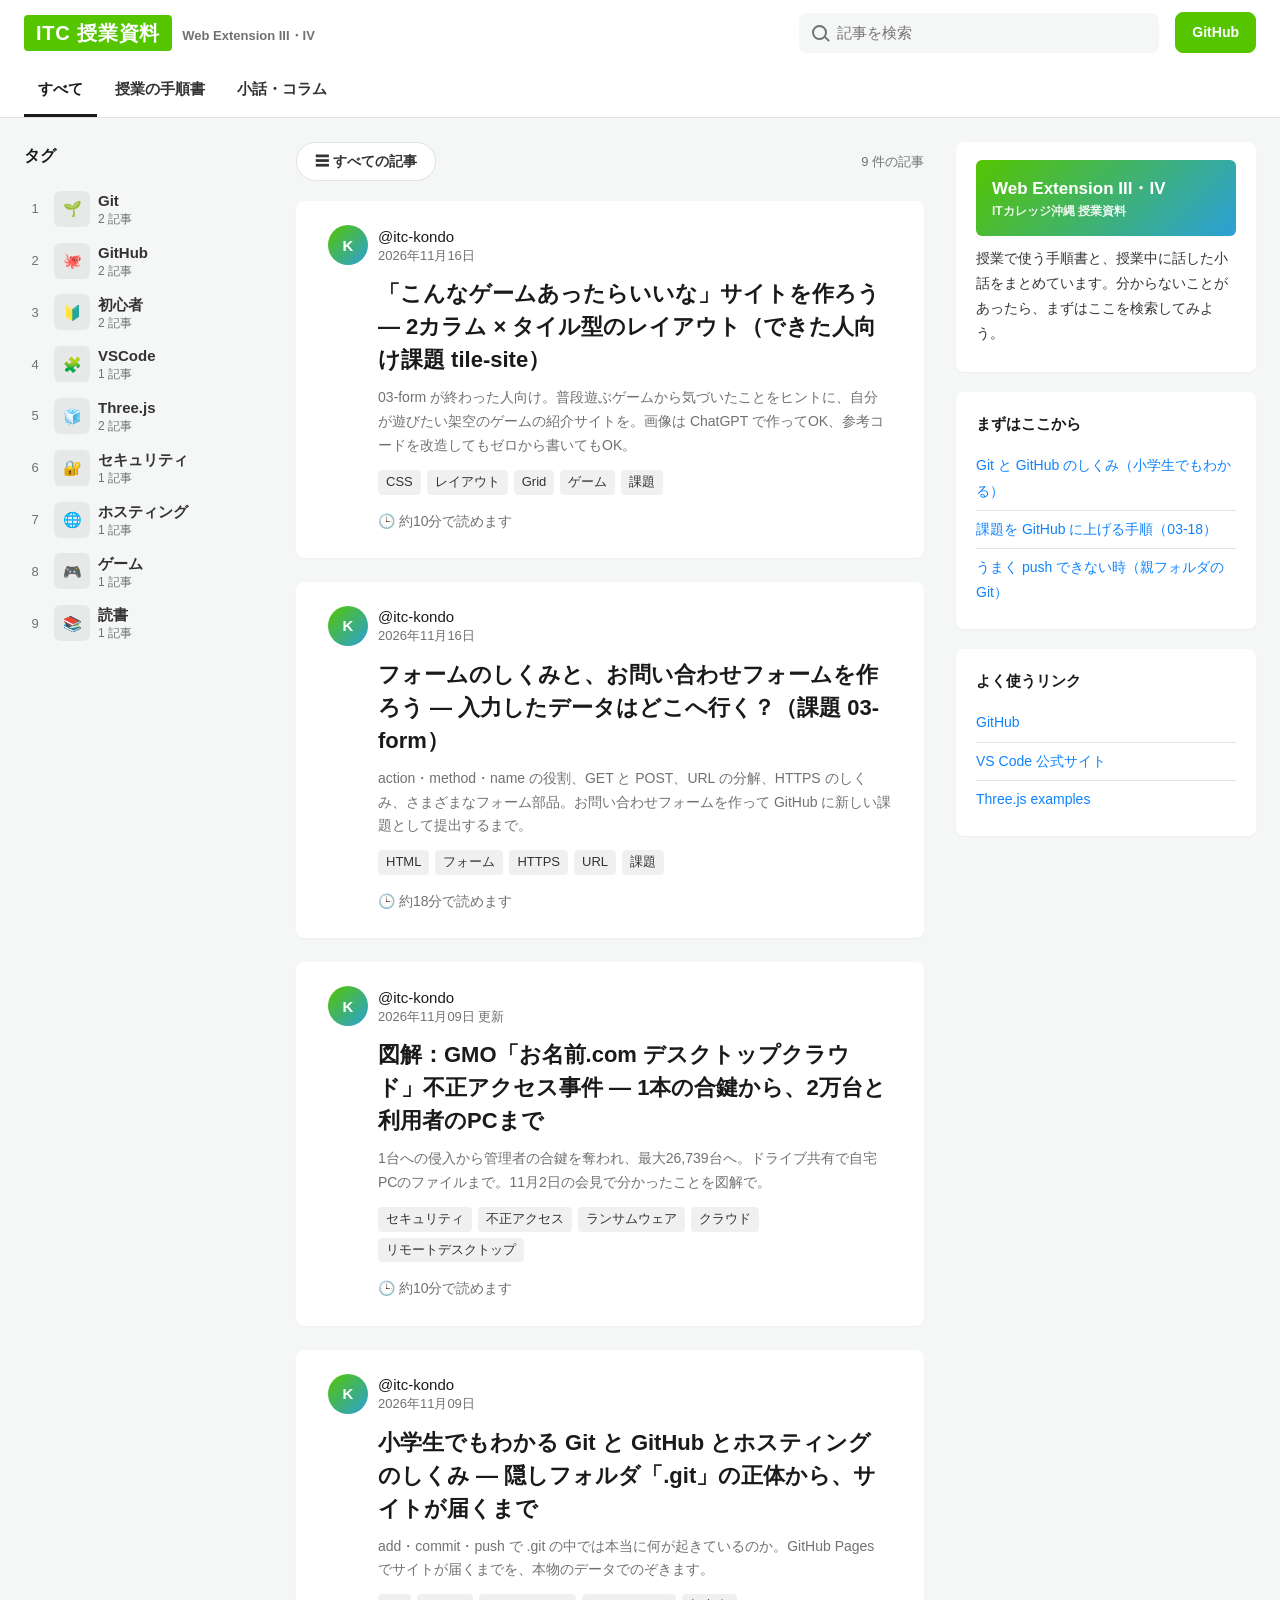
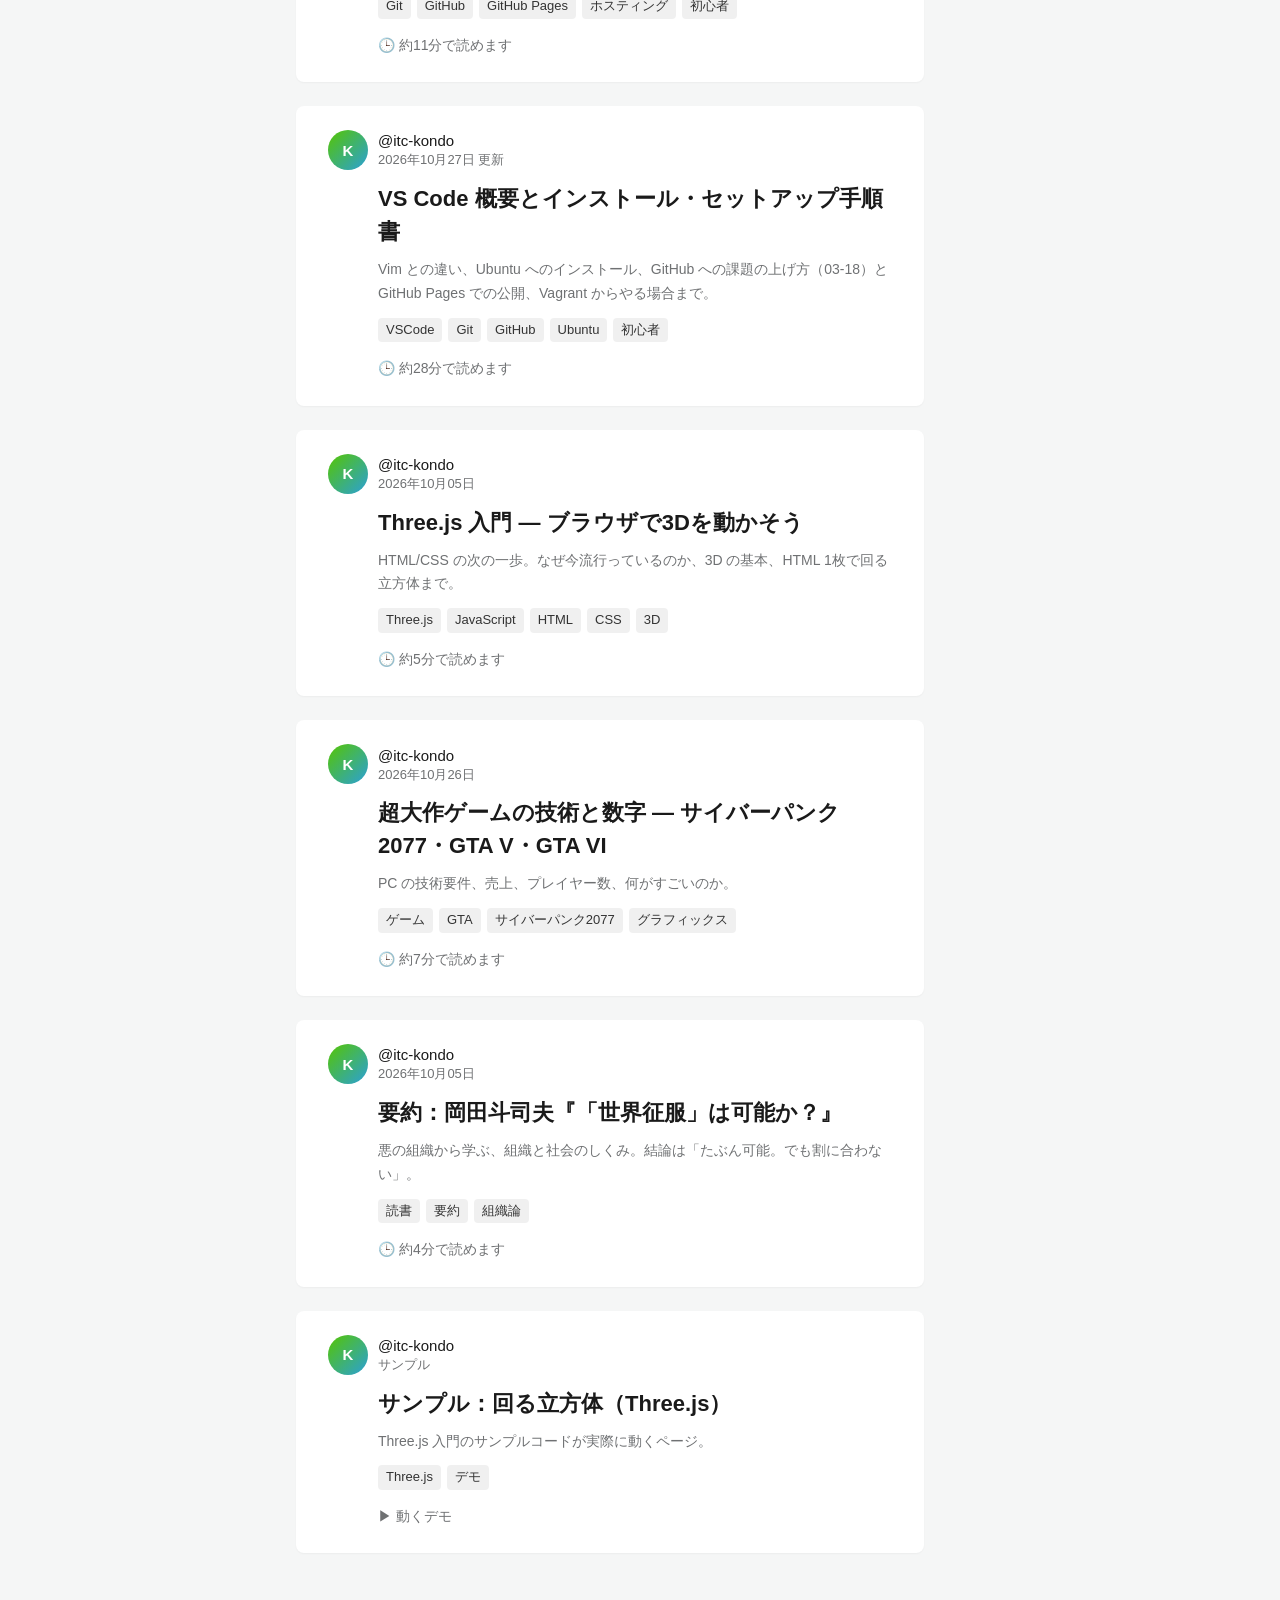
<file: index.html>
<!DOCTYPE html>
<html lang="ja">
<head>
  <meta charset="UTF-8">
  <meta name="viewport" content="width=device-width, initial-scale=1">
  <title>ITC 授業資料｜Web Extension III・IV</title>
  <link rel="stylesheet" href="style.css">
  <script src="site.js" defer></script>
</head>
<body>
<header class="site-header">
  <div class="header-top">
    <a class="site-logo" href="./"><span class="logo-mark">ITC 授業資料</span><span class="logo-sub">Web Extension III・IV</span></a>
    <form class="header-search" action="./" method="get" role="search"><input type="search" name="q" placeholder="記事を検索" aria-label="記事を検索"></form>
    <a class="header-btn" href="https://github.com/itc-kondo/class-materials">GitHub</a>
  </div>
  <nav class="header-tabs" aria-label="カテゴリ">
    <a data-tab="all" href="./">すべて</a>
    <a data-tab="class" href="./?tab=class">授業の手順書</a>
    <a data-tab="column" href="./?tab=column">小話・コラム</a>
  </nav>
</header>

<div class="home">
  <!-- 左：タグ -->
  <aside class="home-side home-left">
    <h2>タグ</h2>
    <ol class="rank">
      <li><a href="./?q=Git"><span class="tag-icon">🌱</span><span><span class="tag-name">Git</span><span class="tag-count">2 記事</span></span></a></li>
      <li><a href="./?q=GitHub"><span class="tag-icon">🐙</span><span><span class="tag-name">GitHub</span><span class="tag-count">2 記事</span></span></a></li>
      <li><a href="./?q=初心者"><span class="tag-icon">🔰</span><span><span class="tag-name">初心者</span><span class="tag-count">2 記事</span></span></a></li>
      <li><a href="./?q=VSCode"><span class="tag-icon">🧩</span><span><span class="tag-name">VSCode</span><span class="tag-count">1 記事</span></span></a></li>
      <li><a href="./?q=Three.js"><span class="tag-icon">🧊</span><span><span class="tag-name">Three.js</span><span class="tag-count">2 記事</span></span></a></li>
      <li><a href="./?q=セキュリティ"><span class="tag-icon">🔐</span><span><span class="tag-name">セキュリティ</span><span class="tag-count">1 記事</span></span></a></li>
      <li><a href="./?q=ホスティング"><span class="tag-icon">🌐</span><span><span class="tag-name">ホスティング</span><span class="tag-count">1 記事</span></span></a></li>
      <li><a href="./?q=ゲーム"><span class="tag-icon">🎮</span><span><span class="tag-name">ゲーム</span><span class="tag-count">1 記事</span></span></a></li>
      <li><a href="./?q=読書"><span class="tag-icon">📚</span><span><span class="tag-name">読書</span><span class="tag-count">1 記事</span></span></a></li>
    </ol>
  </aside>

  <!-- 中央：記事一覧 -->
  <section>
    <div class="feed-head">
      <span class="feed-filter">☰ すべての記事</span>
      <span class="feed-info"></span>
    </div>
    <ul class="feed">
      <li class="feed-card" data-cat="class">
        <div class="feed-user"><span class="avatar">K</span><div><div class="name">@itc-kondo</div><div class="date">2026年11月16日</div></div></div>
        <a class="feed-title" href="tile-site.html">「こんなゲームあったらいいな」サイトを作ろう ― 2カラム × タイル型のレイアウト（できた人向け課題 tile-site）</a>
        <p class="feed-desc">03-form が終わった人向け。普段遊ぶゲームから気づいたことをヒントに、自分が遊びたい架空のゲームの紹介サイトを。画像は ChatGPT で作ってOK、参考コードを改造してもゼロから書いてもOK。</p>
        <ul class="tags"><li>CSS</li><li>レイアウト</li><li>Grid</li><li>ゲーム</li><li>課題</li></ul>
        <div class="feed-foot"><span class="read">🕒 約10分で読めます</span></div>
      </li>
      <li class="feed-card" data-cat="class">
        <div class="feed-user"><span class="avatar">K</span><div><div class="name">@itc-kondo</div><div class="date">2026年11月16日</div></div></div>
        <a class="feed-title" href="form-basics.html">フォームのしくみと、お問い合わせフォームを作ろう ― 入力したデータはどこへ行く？（課題 03-form）</a>
        <p class="feed-desc">action・method・name の役割、GET と POST、URL の分解、HTTPS のしくみ、さまざまなフォーム部品。お問い合わせフォームを作って GitHub に新しい課題として提出するまで。</p>
        <ul class="tags"><li>HTML</li><li>フォーム</li><li>HTTPS</li><li>URL</li><li>課題</li></ul>
        <div class="feed-foot"><span class="read">🕒 約18分で読めます</span></div>
      </li>
      <li class="feed-card" data-cat="column">
        <div class="feed-user"><span class="avatar">K</span><div><div class="name">@itc-kondo</div><div class="date">2026年11月09日 更新</div></div></div>
        <a class="feed-title" href="gmo-incident.html">図解：GMO「お名前.com デスクトップクラウド」不正アクセス事件 ― 1本の合鍵から、2万台と利用者のPCまで</a>
        <p class="feed-desc">1台への侵入から管理者の合鍵を奪われ、最大26,739台へ。ドライブ共有で自宅PCのファイルまで。11月2日の会見で分かったことを図解で。</p>
        <ul class="tags"><li>セキュリティ</li><li>不正アクセス</li><li>ランサムウェア</li><li>クラウド</li><li>リモートデスクトップ</li></ul>
        <div class="feed-foot"><span class="read">🕒 約10分で読めます</span></div>
      </li>
      <li class="feed-card" data-cat="class">
        <div class="feed-user"><span class="avatar">K</span><div><div class="name">@itc-kondo</div><div class="date">2026年11月09日</div></div></div>
        <a class="feed-title" href="git-basics.html">小学生でもわかる Git と GitHub とホスティングのしくみ ― 隠しフォルダ「.git」の正体から、サイトが届くまで</a>
        <p class="feed-desc">add・commit・push で .git の中では本当に何が起きているのか。GitHub Pages でサイトが届くまでを、本物のデータでのぞきます。</p>
        <ul class="tags"><li>Git</li><li>GitHub</li><li>GitHub Pages</li><li>ホスティング</li><li>初心者</li></ul>
        <div class="feed-foot"><span class="read">🕒 約11分で読めます</span></div>
      </li>
      <li class="feed-card" data-cat="class">
        <div class="feed-user"><span class="avatar">K</span><div><div class="name">@itc-kondo</div><div class="date">2026年10月27日 更新</div></div></div>
        <a class="feed-title" href="vscode.html">VS Code 概要とインストール・セットアップ手順書</a>
        <p class="feed-desc">Vim との違い、Ubuntu へのインストール、GitHub への課題の上げ方（03-18）と GitHub Pages での公開、Vagrant からやる場合まで。</p>
        <ul class="tags"><li>VSCode</li><li>Git</li><li>GitHub</li><li>Ubuntu</li><li>初心者</li></ul>
        <div class="feed-foot"><span class="read">🕒 約28分で読めます</span></div>
      </li>
      <li class="feed-card" data-cat="class">
        <div class="feed-user"><span class="avatar">K</span><div><div class="name">@itc-kondo</div><div class="date">2026年10月05日</div></div></div>
        <a class="feed-title" href="threejs.html">Three.js 入門 ― ブラウザで3Dを動かそう</a>
        <p class="feed-desc">HTML/CSS の次の一歩。なぜ今流行っているのか、3D の基本、HTML 1枚で回る立方体まで。</p>
        <ul class="tags"><li>Three.js</li><li>JavaScript</li><li>HTML</li><li>CSS</li><li>3D</li></ul>
        <div class="feed-foot"><span class="read">🕒 約5分で読めます</span></div>
      </li>
      
      <li class="feed-card" data-cat="column">
        <div class="feed-user"><span class="avatar">K</span><div><div class="name">@itc-kondo</div><div class="date">2026年10月26日</div></div></div>
        <a class="feed-title" href="games.html">超大作ゲームの技術と数字 ― サイバーパンク2077・GTA V・GTA VI</a>
        <p class="feed-desc">PC の技術要件、売上、プレイヤー数、何がすごいのか。</p>
        <ul class="tags"><li>ゲーム</li><li>GTA</li><li>サイバーパンク2077</li><li>グラフィックス</li></ul>
        <div class="feed-foot"><span class="read">🕒 約7分で読めます</span></div>
      </li>
      <li class="feed-card" data-cat="column">
        <div class="feed-user"><span class="avatar">K</span><div><div class="name">@itc-kondo</div><div class="date">2026年10月05日</div></div></div>
        <a class="feed-title" href="sekai-seifuku.html">要約：岡田斗司夫『「世界征服」は可能か？』</a>
        <p class="feed-desc">悪の組織から学ぶ、組織と社会のしくみ。結論は「たぶん可能。でも割に合わない」。</p>
        <ul class="tags"><li>読書</li><li>要約</li><li>組織論</li></ul>
        <div class="feed-foot"><span class="read">🕒 約4分で読めます</span></div>
      </li>
      <li class="feed-card" data-cat="class">
        <div class="feed-user"><span class="avatar">K</span><div><div class="name">@itc-kondo</div><div class="date">サンプル</div></div></div>
        <a class="feed-title" href="demo/cube.html">サンプル：回る立方体（Three.js）</a>
        <p class="feed-desc">Three.js 入門のサンプルコードが実際に動くページ。</p>
        <ul class="tags"><li>Three.js</li><li>デモ</li></ul>
        <div class="feed-foot"><span class="read">▶ 動くデモ</span></div>
      </li>
    </ul>
    <p class="feed-empty" hidden>見つかりませんでした。別のことばで検索してみてください。</p>
  </section>

  <!-- 右：お知らせ -->
  <aside class="home-side home-right">
    <div class="box">
      <div class="hero-box">Web Extension III・IV<small>ITカレッジ沖縄 授業資料</small></div>
      <p>授業で使う手順書と、授業中に話した小話をまとめています。分からないことがあったら、まずはここを検索してみよう。</p>
    </div>
    <div class="box">
      <h2>まずはここから</h2>
      <ul>
        <li><a href="git-basics.html">Git と GitHub のしくみ（小学生でもわかる）</a></li>
        <li><a href="vscode.html#git">課題を GitHub に上げる手順（03-18）</a></li>
        <li><a href="vscode.html#nested-git">うまく push できない時（親フォルダの Git）</a></li>
      </ul>
    </div>
    <div class="box">
      <h2>よく使うリンク</h2>
      <ul>
        <li><a href="https://github.com/">GitHub</a></li>
        <li><a href="https://code.visualstudio.com/">VS Code 公式サイト</a></li>
        <li><a href="https://threejs.org/examples/">Three.js examples</a></li>
      </ul>
    </div>
  </aside>
</div>
</body>
</html>
</file>
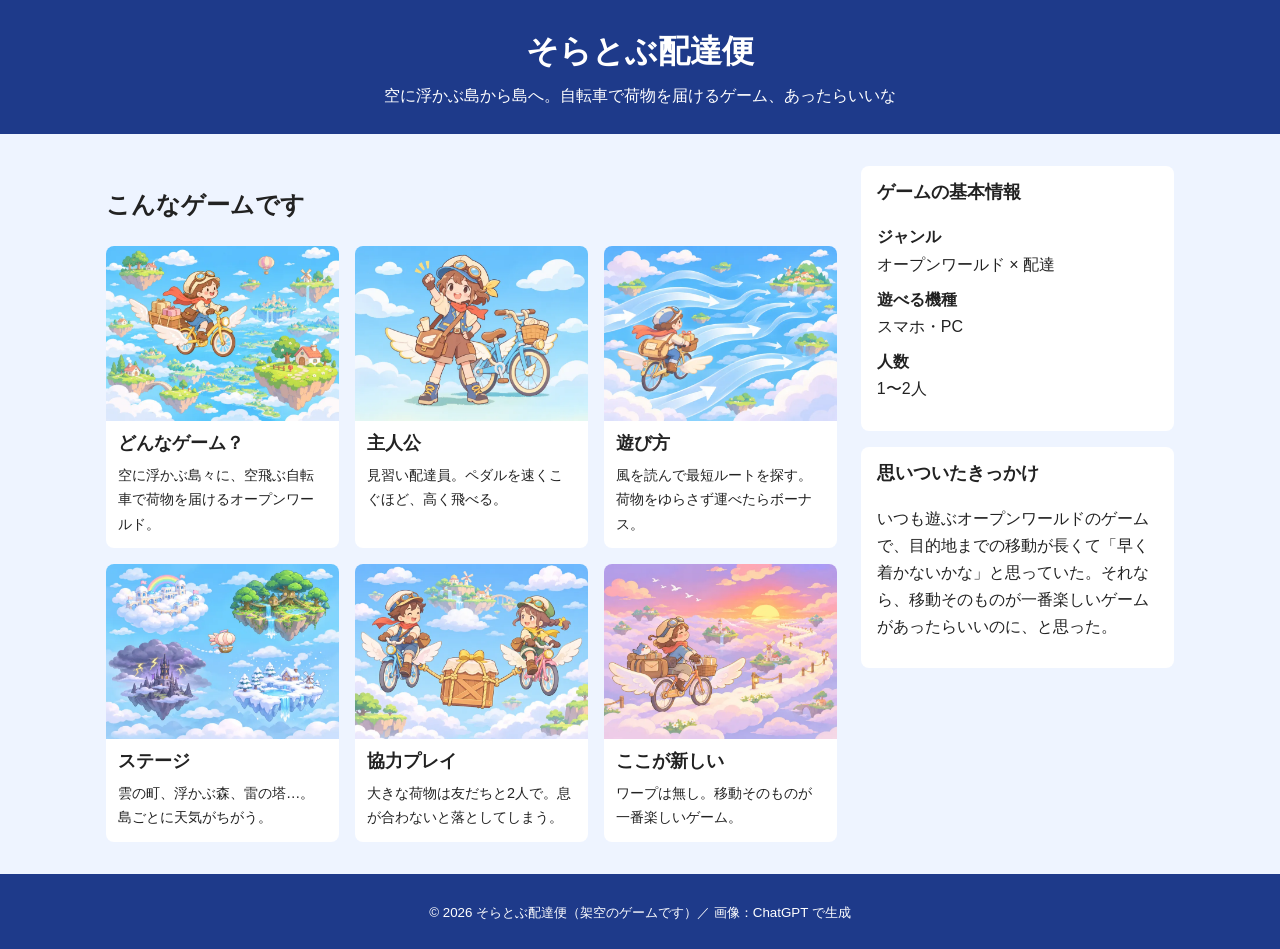
<file: demo/tile-sample/index.html>
<!DOCTYPE html>
<html lang="ja">
<head>
  <meta charset="UTF-8">
  <meta name="viewport" content="width=device-width, initial-scale=1">
  <title>そらとぶ配達便 ― こんなゲームあったらいいな</title>
  <link rel="stylesheet" href="style.css">
</head>
<body>
  <!-- ★① ゲームの名前とキャッチコピーを、自分のものに変える -->
  <header class="site-header">
    <h1>そらとぶ配達便</h1>
    <p>空に浮かぶ島から島へ。自転車で荷物を届けるゲーム、あったらいいな</p>
  </header>

  <div class="container">
    <main>
      <h2>こんなゲームです</h2>
      <div class="tiles">
        <!-- ★② タイル1枚 ＝ article 1つ。自分のゲームの「見どころ」を6つ以上 -->
        <article class="tile">
          <!-- ★③ 画像を自分のゲームのものに（ChatGPT で作ってOK）。images フォルダに入れる -->
          <img src="images/g1-world.webp" alt="浮かぶ島々のあいだを、羽のついた自転車で配達員が飛んでいる">
          <div class="tile-body">
            <h3>どんなゲーム？</h3>
            <p>空に浮かぶ島々に、空飛ぶ自転車で荷物を届けるオープンワールド。</p>
          </div>
        </article>

        <article class="tile">
          <img src="images/g2-hero.webp" alt="帽子とカバンの見習い配達員と、羽のついた自転車">
          <div class="tile-body">
            <h3>主人公</h3>
            <p>見習い配達員。ペダルを速くこぐほど、高く飛べる。</p>
          </div>
        </article>

        <article class="tile">
          <img src="images/g3-wind.webp" alt="配達員が白い風の流れに乗って進んでいる">
          <div class="tile-body">
            <h3>遊び方</h3>
            <p>風を読んで最短ルートを探す。荷物をゆらさず運べたらボーナス。</p>
          </div>
        </article>

        <article class="tile">
          <img src="images/g4-stage.webp" alt="雲の町・森・雷の塔・雪の島が並んでいる">
          <div class="tile-body">
            <h3>ステージ</h3>
            <p>雲の町、浮かぶ森、雷の塔…。島ごとに天気がちがう。</p>
          </div>
        </article>

        <article class="tile">
          <img src="images/g5-coop.webp" alt="2人の配達員が大きな木箱をロープでつるして一緒に運んでいる">
          <div class="tile-body">
            <h3>協力プレイ</h3>
            <p>大きな荷物は友だちと2人で。息が合わないと落としてしまう。</p>
          </div>
        </article>

        <article class="tile">
          <img src="images/g6-new.webp" alt="夕焼けの雲の上を配達員がのんびり進んでいる">
          <div class="tile-body">
            <h3>ここが新しい</h3>
            <p>ワープは無し。移動そのものが一番楽しいゲーム。</p>
          </div>
        </article>
      </div>
    </main>

    <aside class="sidebar">
      <!-- ★④ ゲームの基本情報を、自分のゲームに合わせて -->
      <section class="box">
        <h2>ゲームの基本情報</h2>
        <dl>
          <dt>ジャンル</dt><dd>オープンワールド × 配達</dd>
          <dt>遊べる機種</dt><dd>スマホ・PC</dd>
          <dt>人数</dt><dd>1〜2人</dd>
        </dl>
      </section>
      <!-- ★⑤ いちばん大事。普段遊んでいるゲームで気づいたことを書く -->
      <section class="box">
        <h2>思いついたきっかけ</h2>
        <p>いつも遊ぶオープンワールドのゲームで、目的地までの移動が長くて「早く着かないかな」と思っていた。それなら、移動そのものが一番楽しいゲームがあったらいいのに、と思った。</p>
      </section>
    </aside>
  </div>

  <footer class="site-footer">
    <small>&copy; 2026 そらとぶ配達便（架空のゲームです）／ 画像：ChatGPT で生成</small>
  </footer>
</body>
</html>
</file>
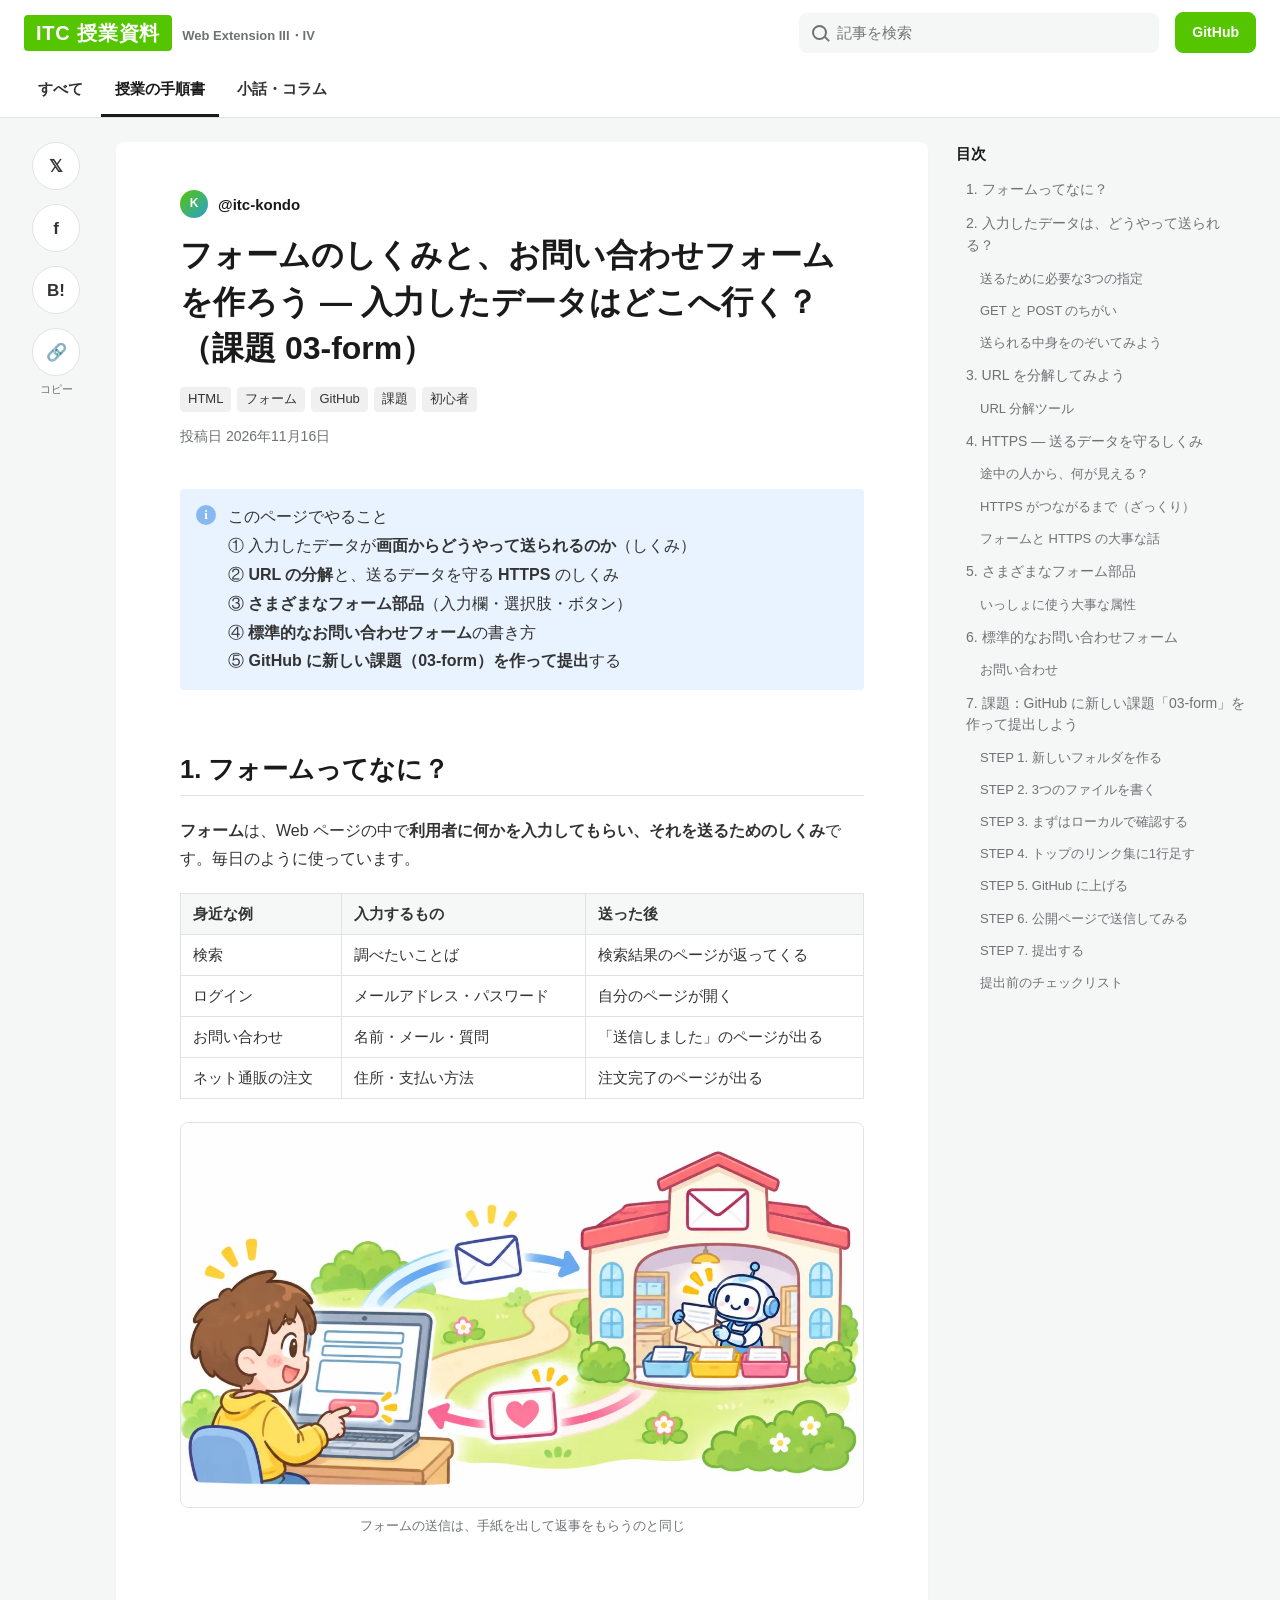
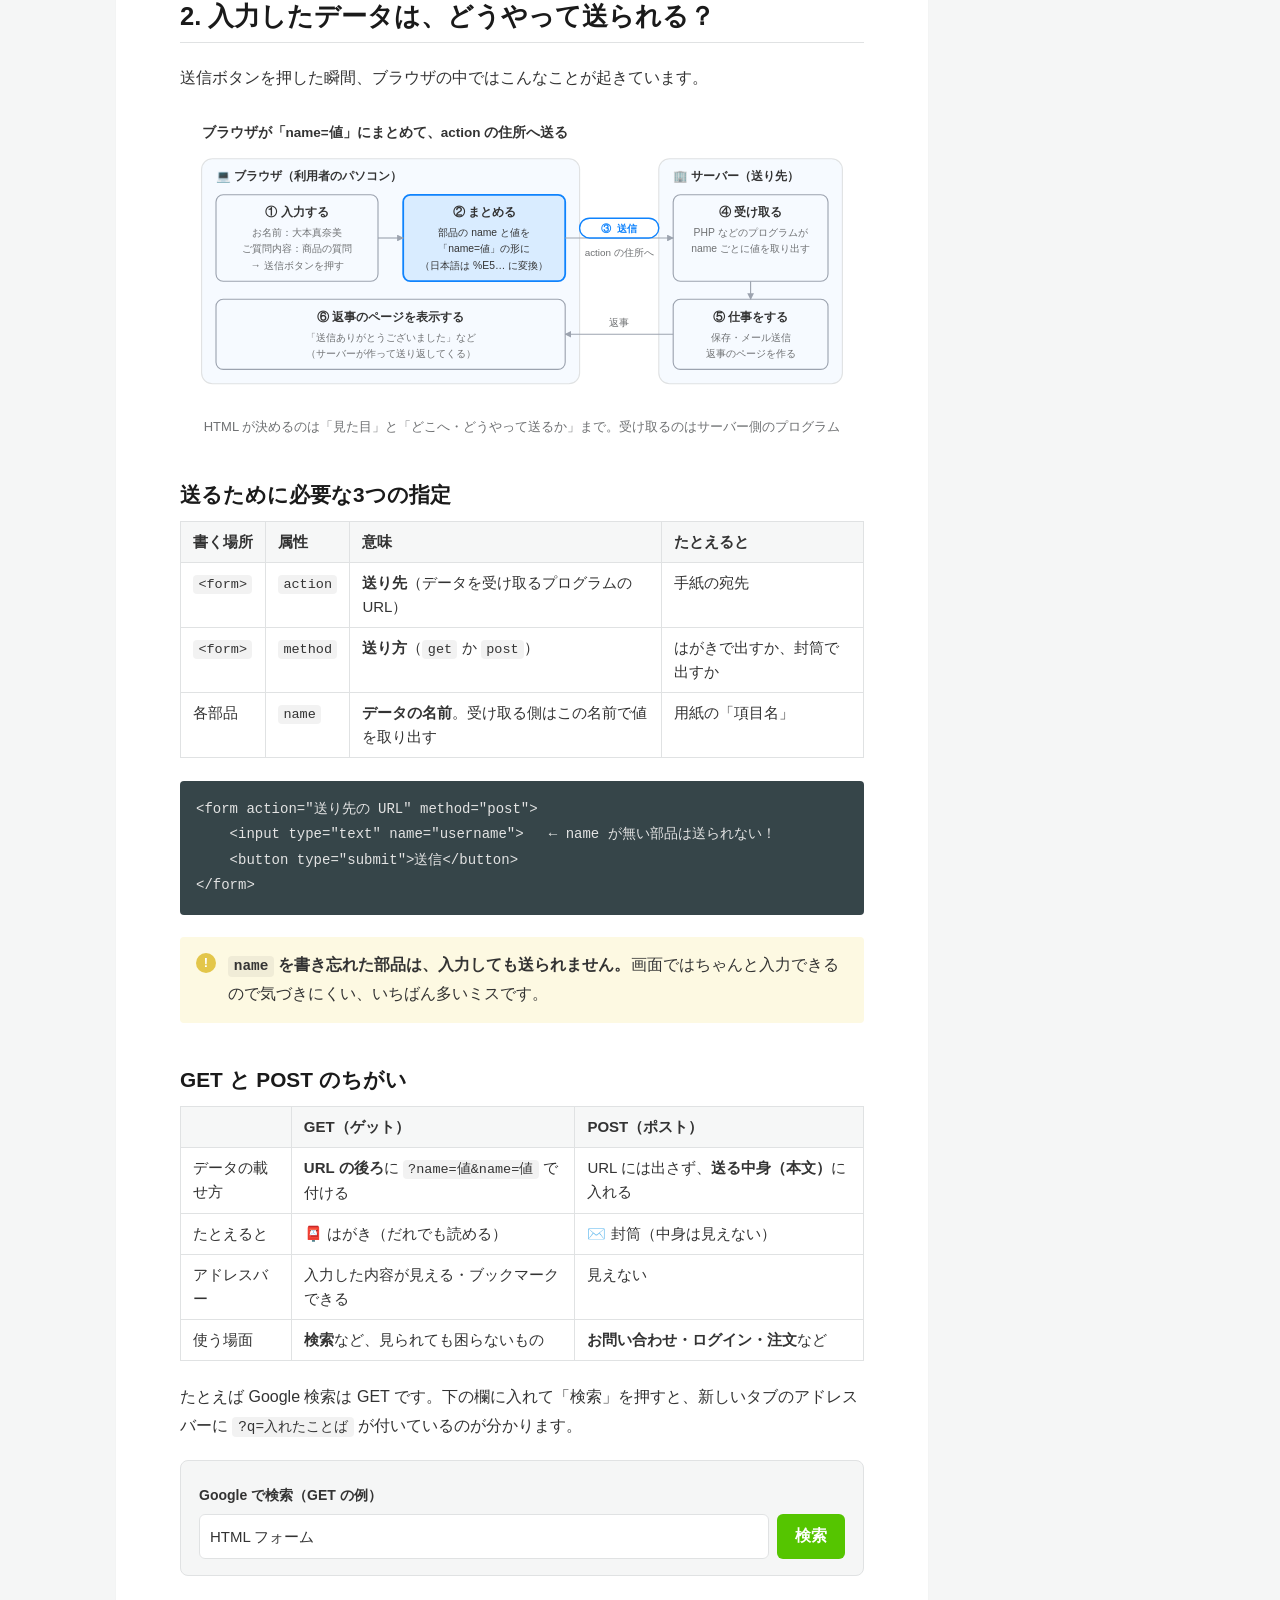
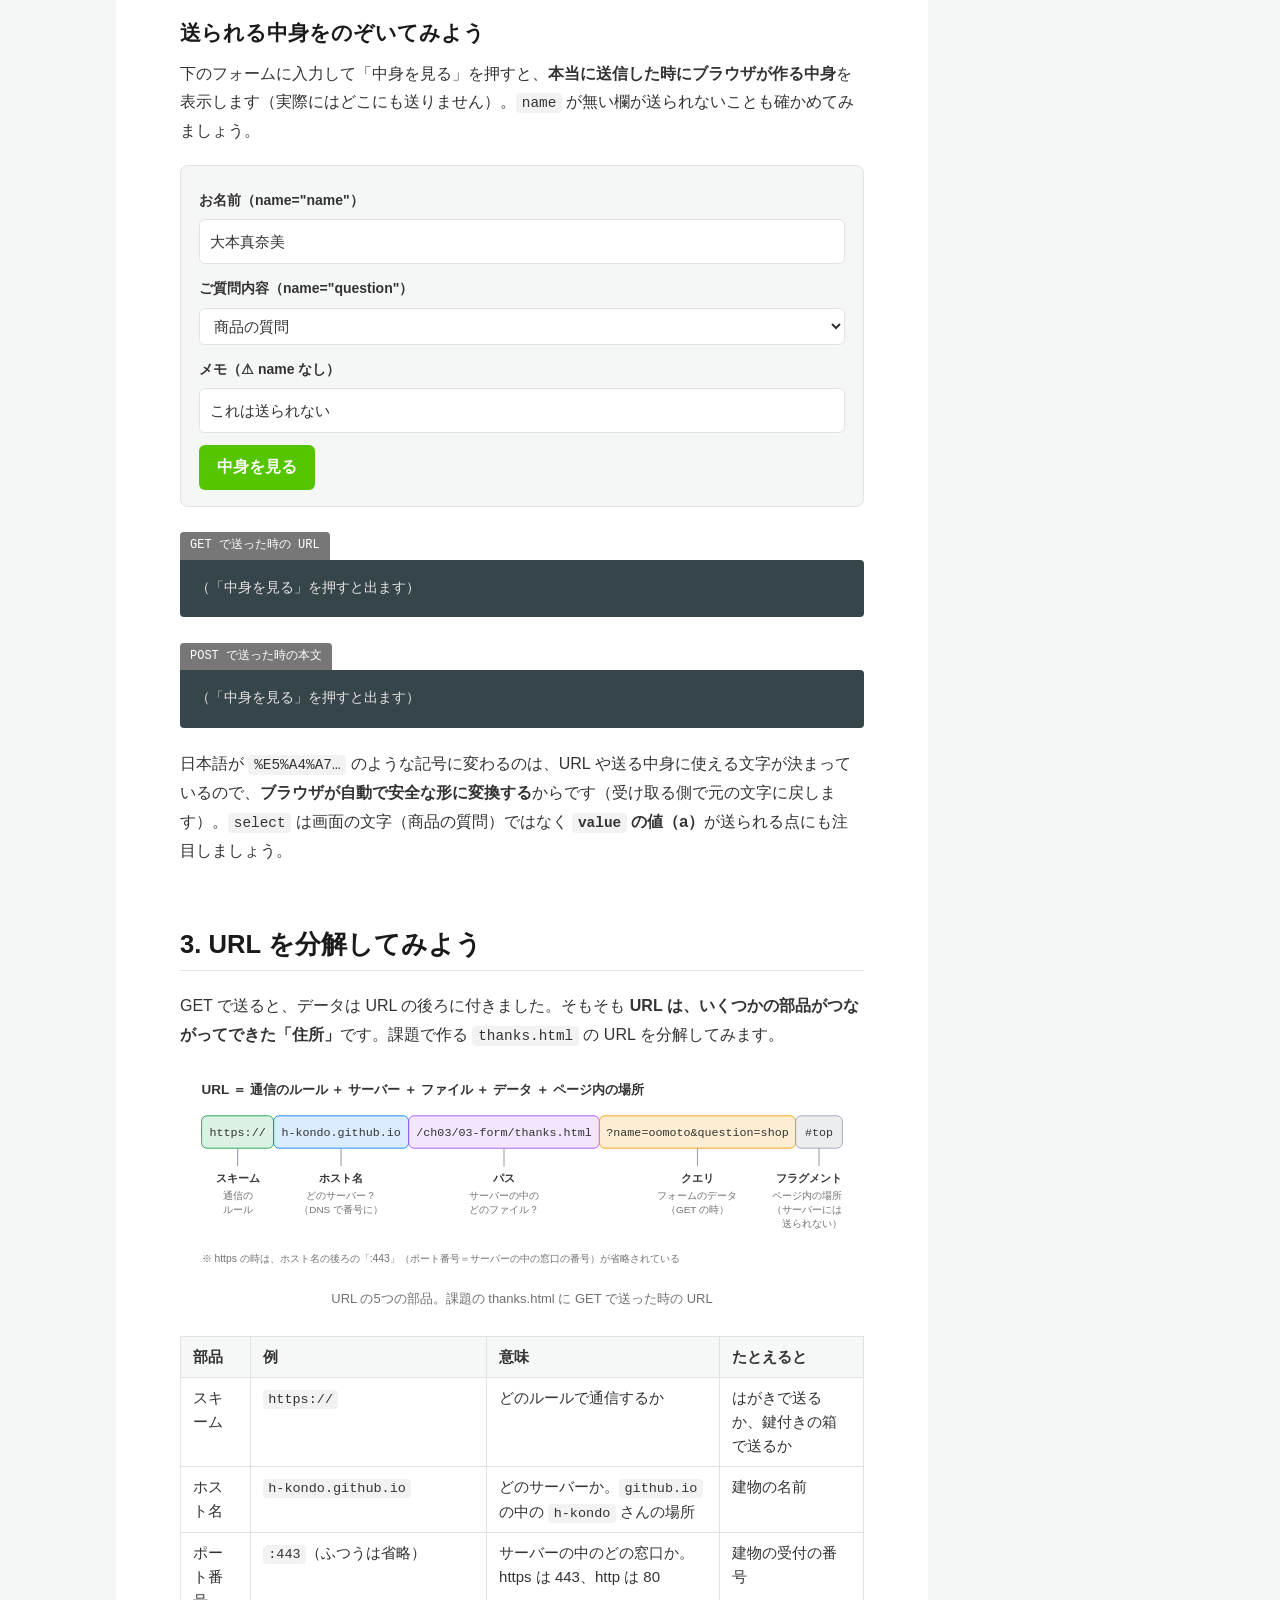
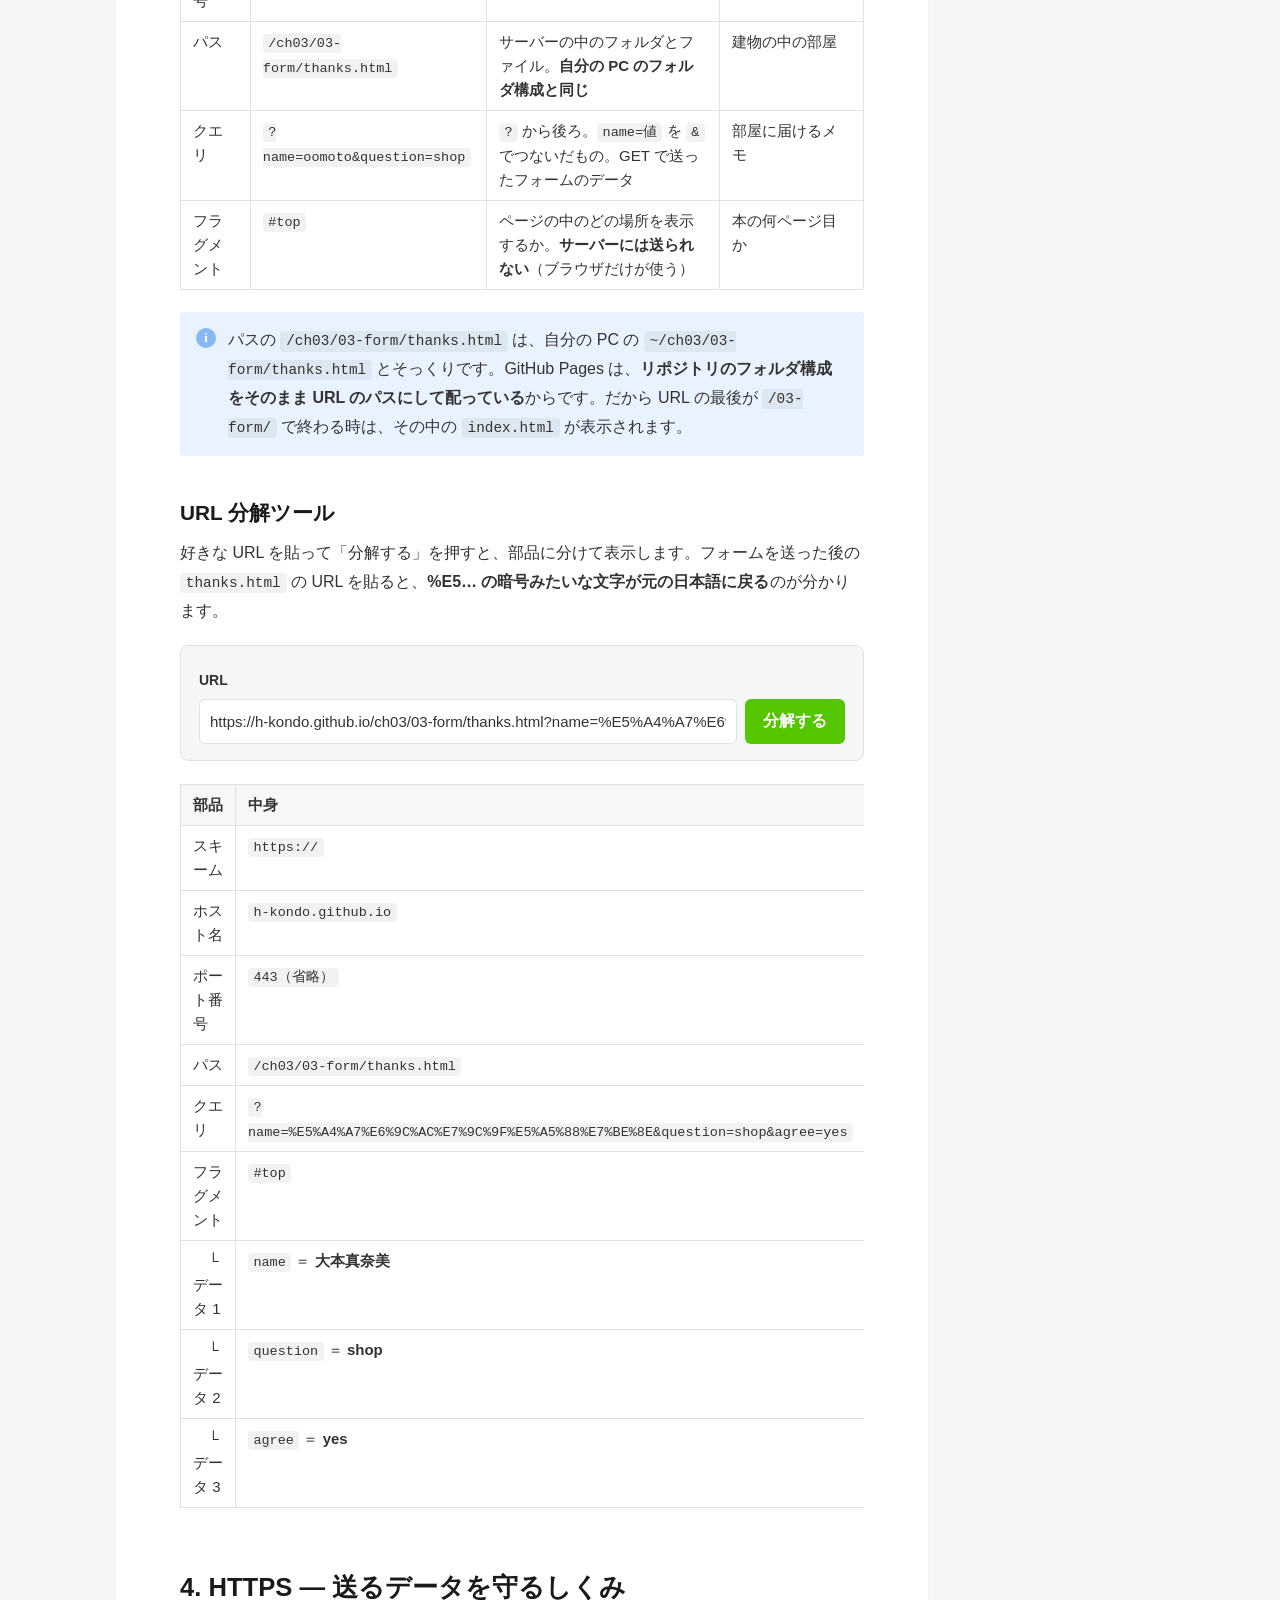
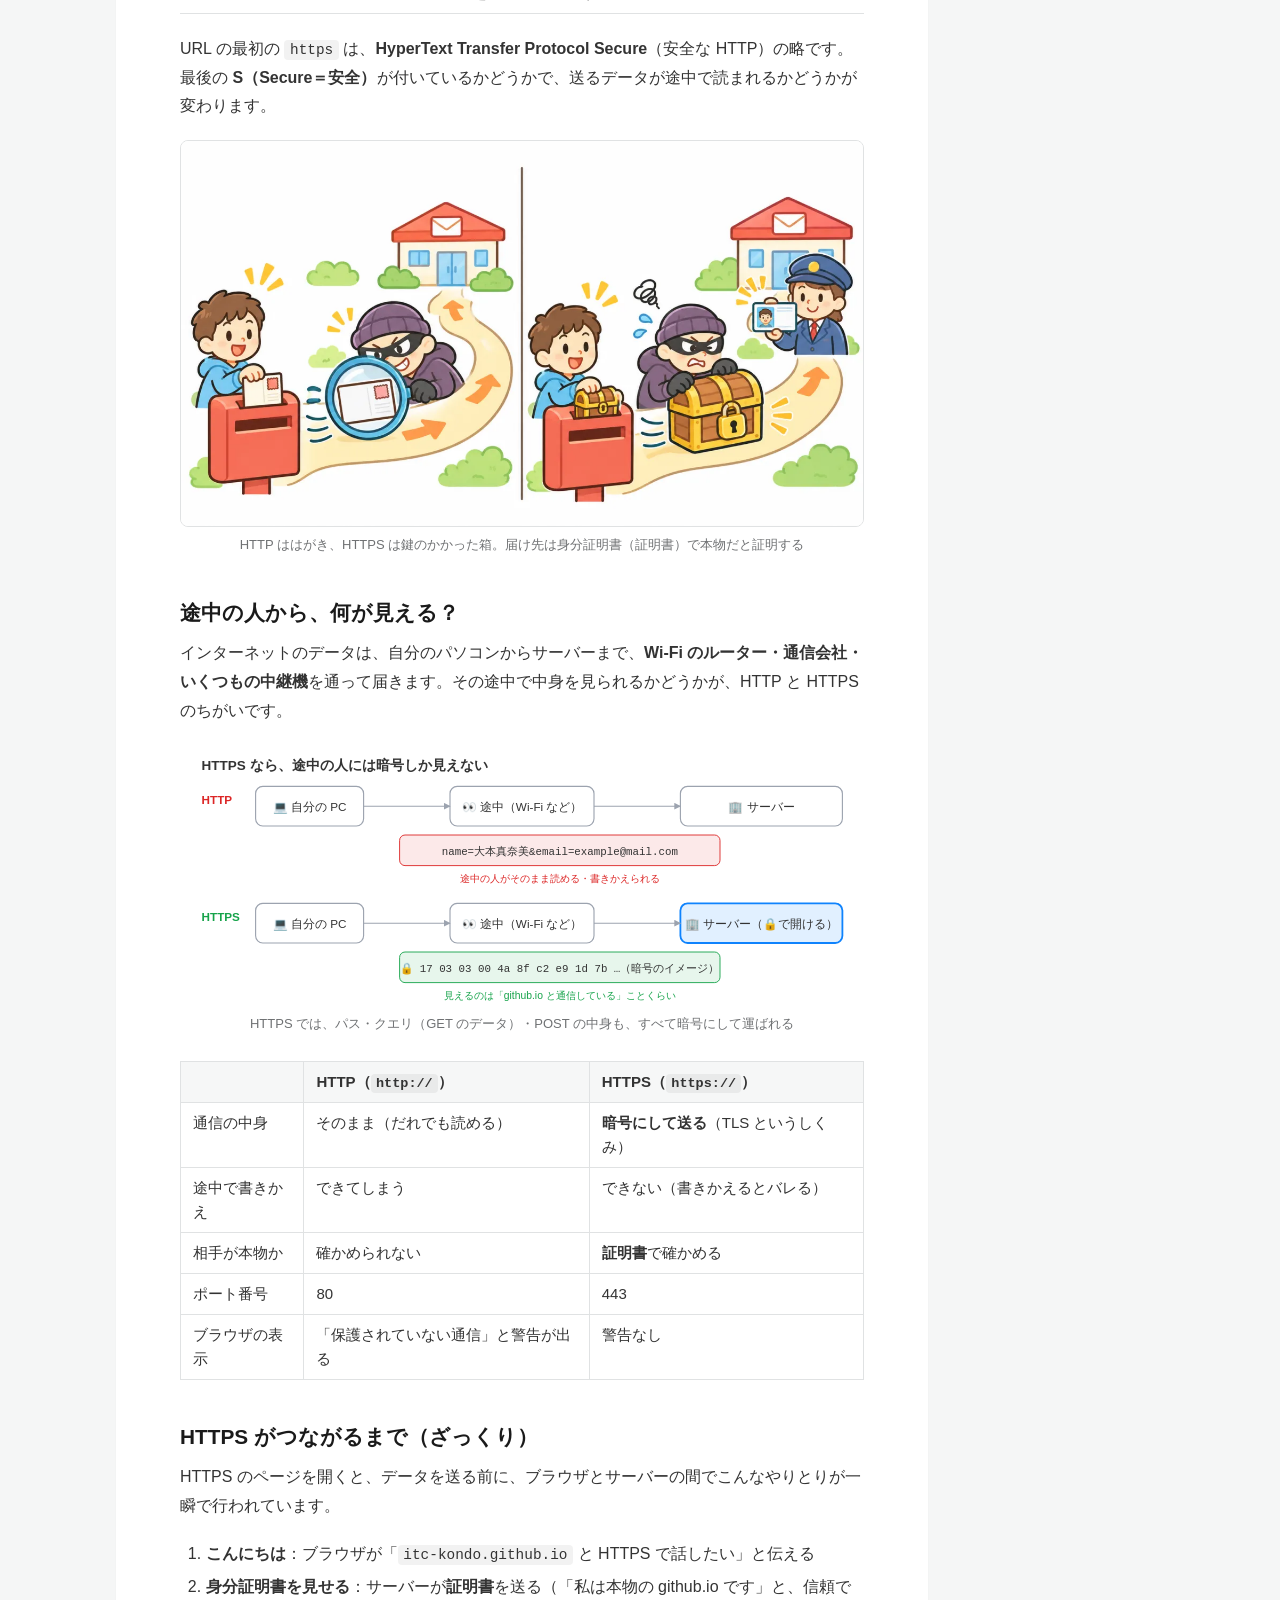
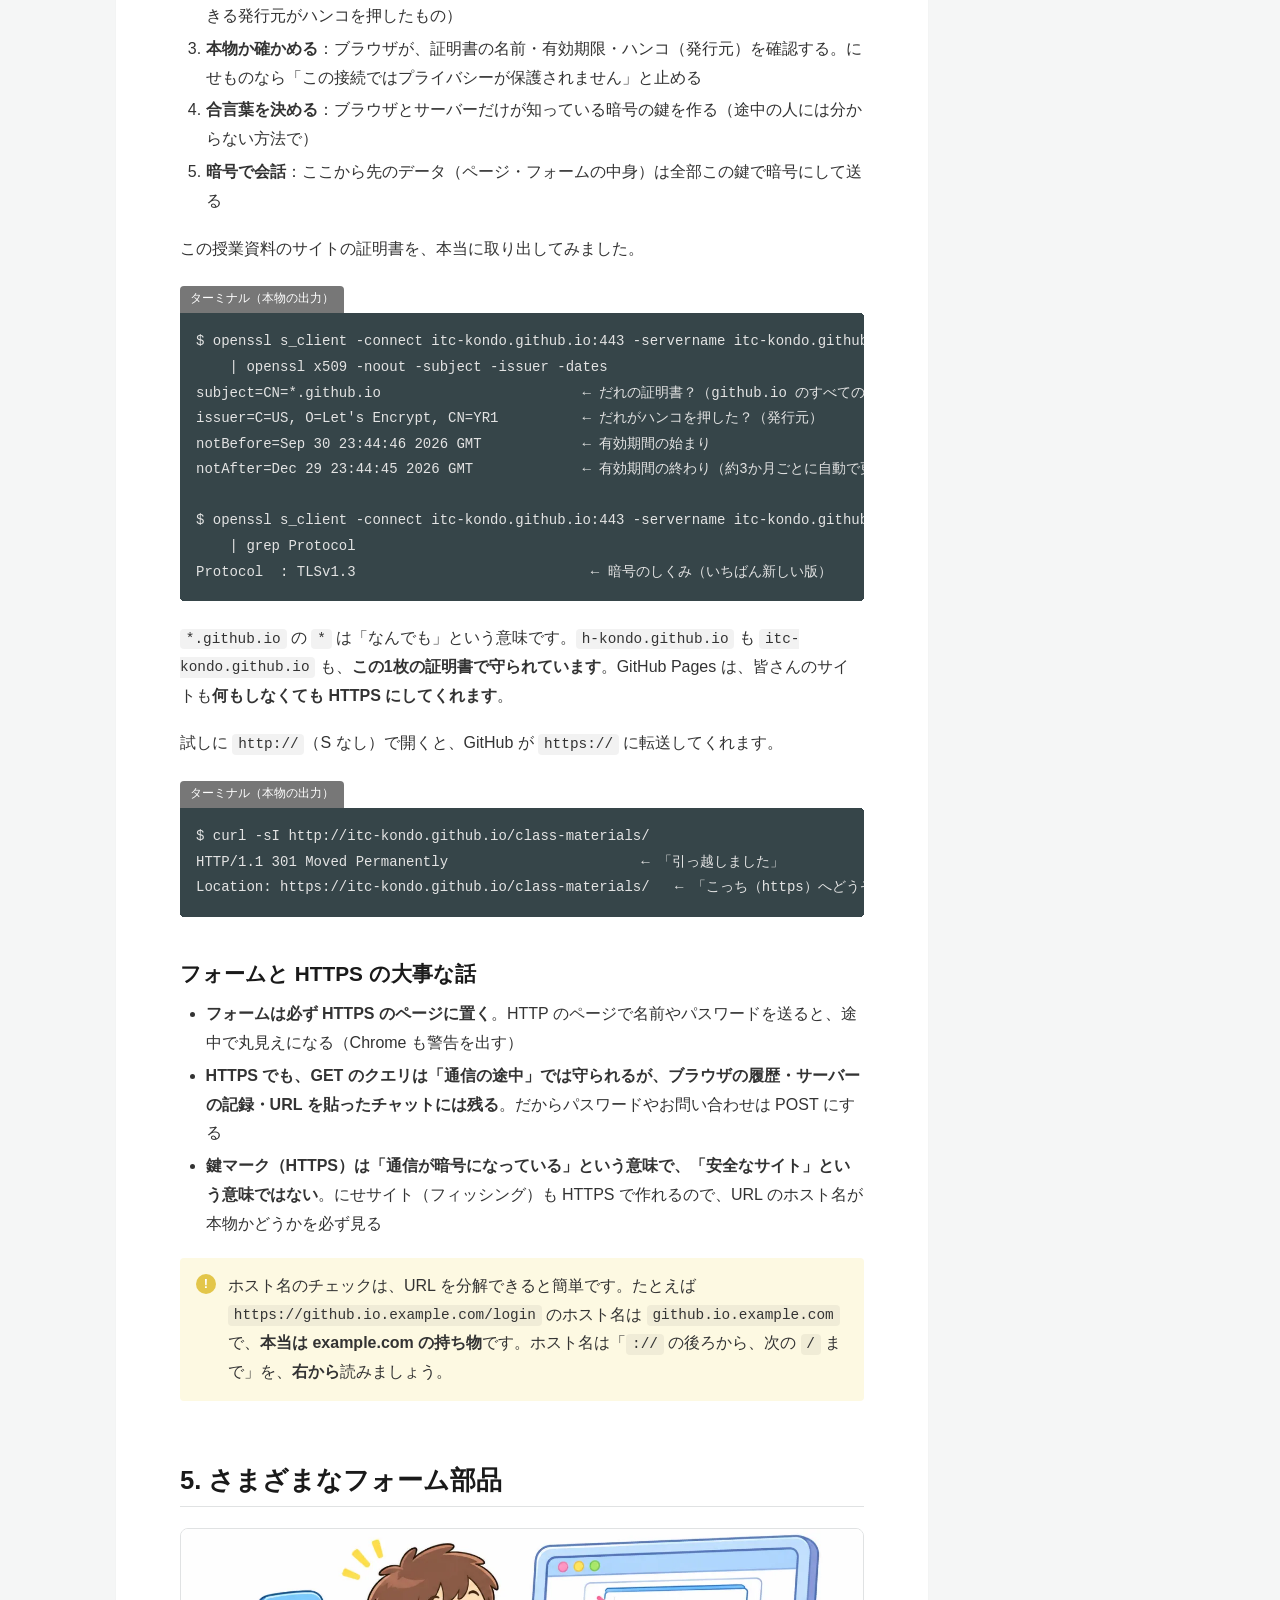
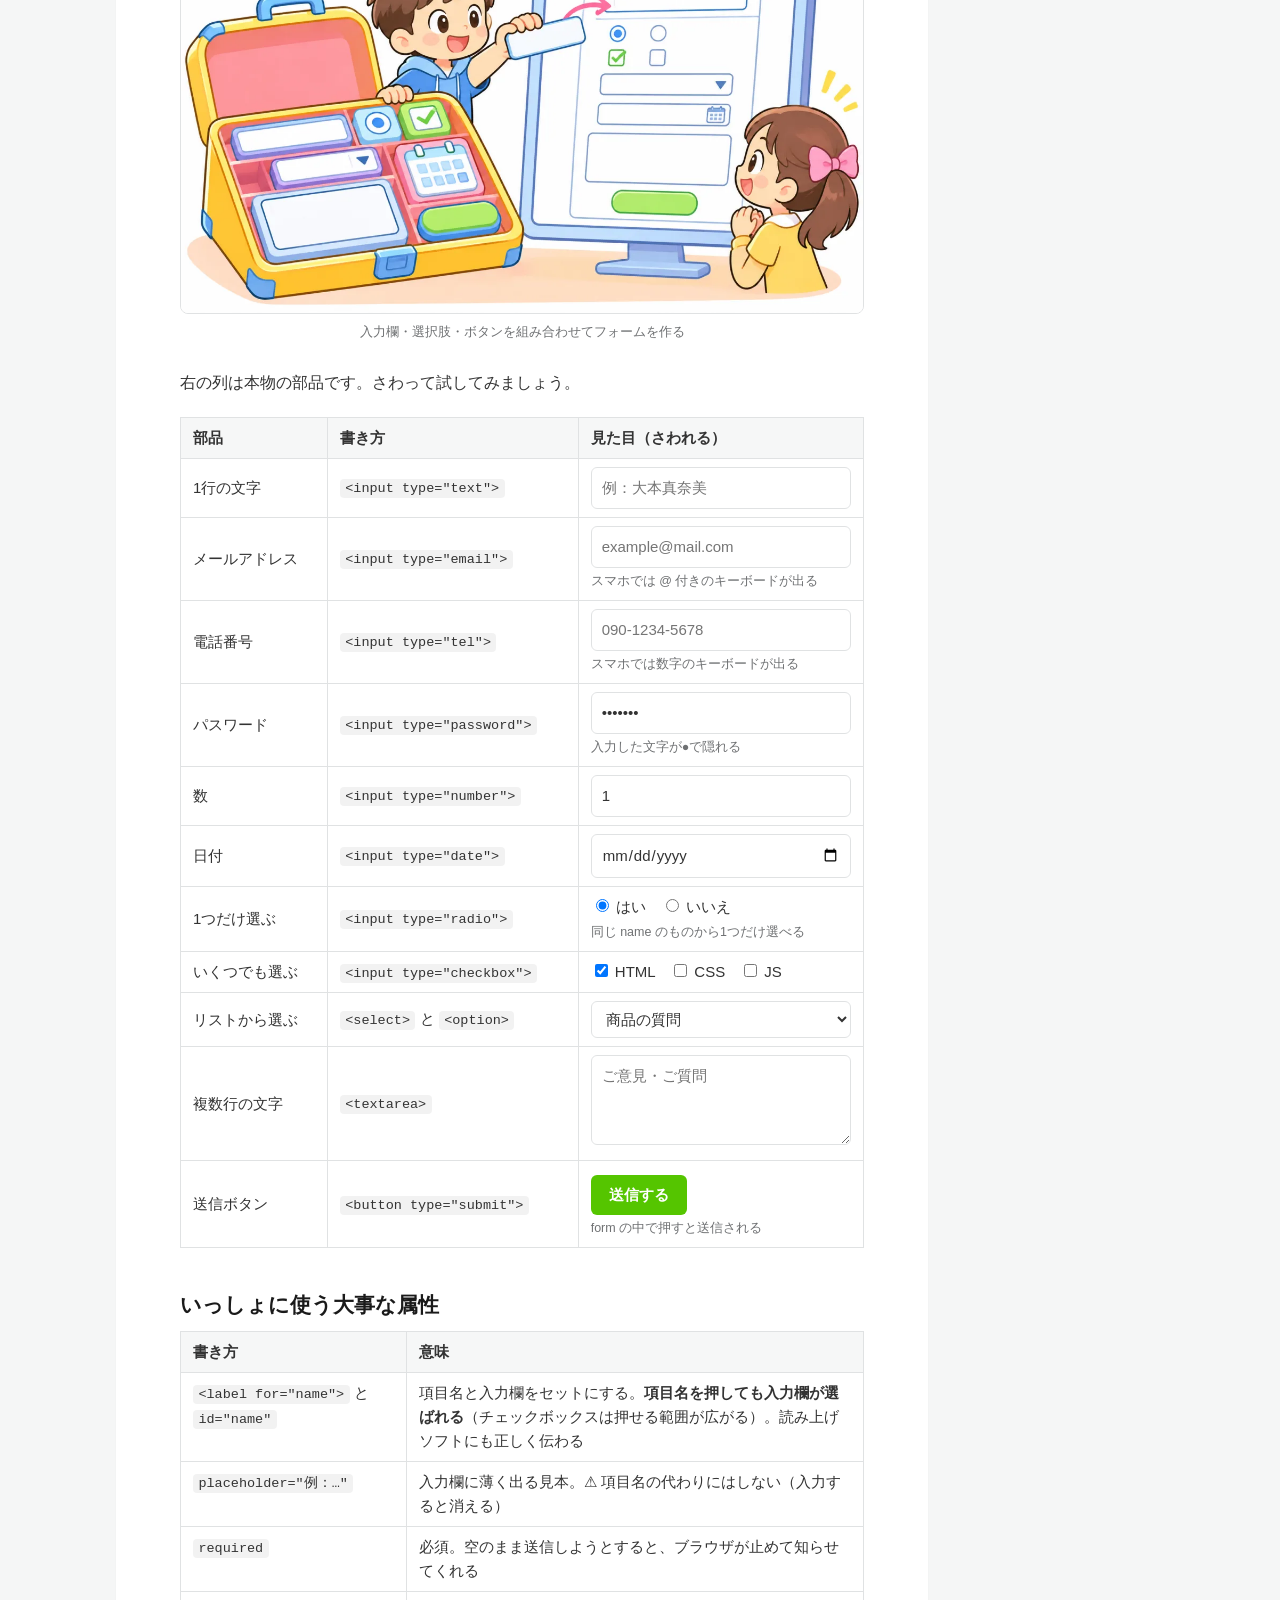
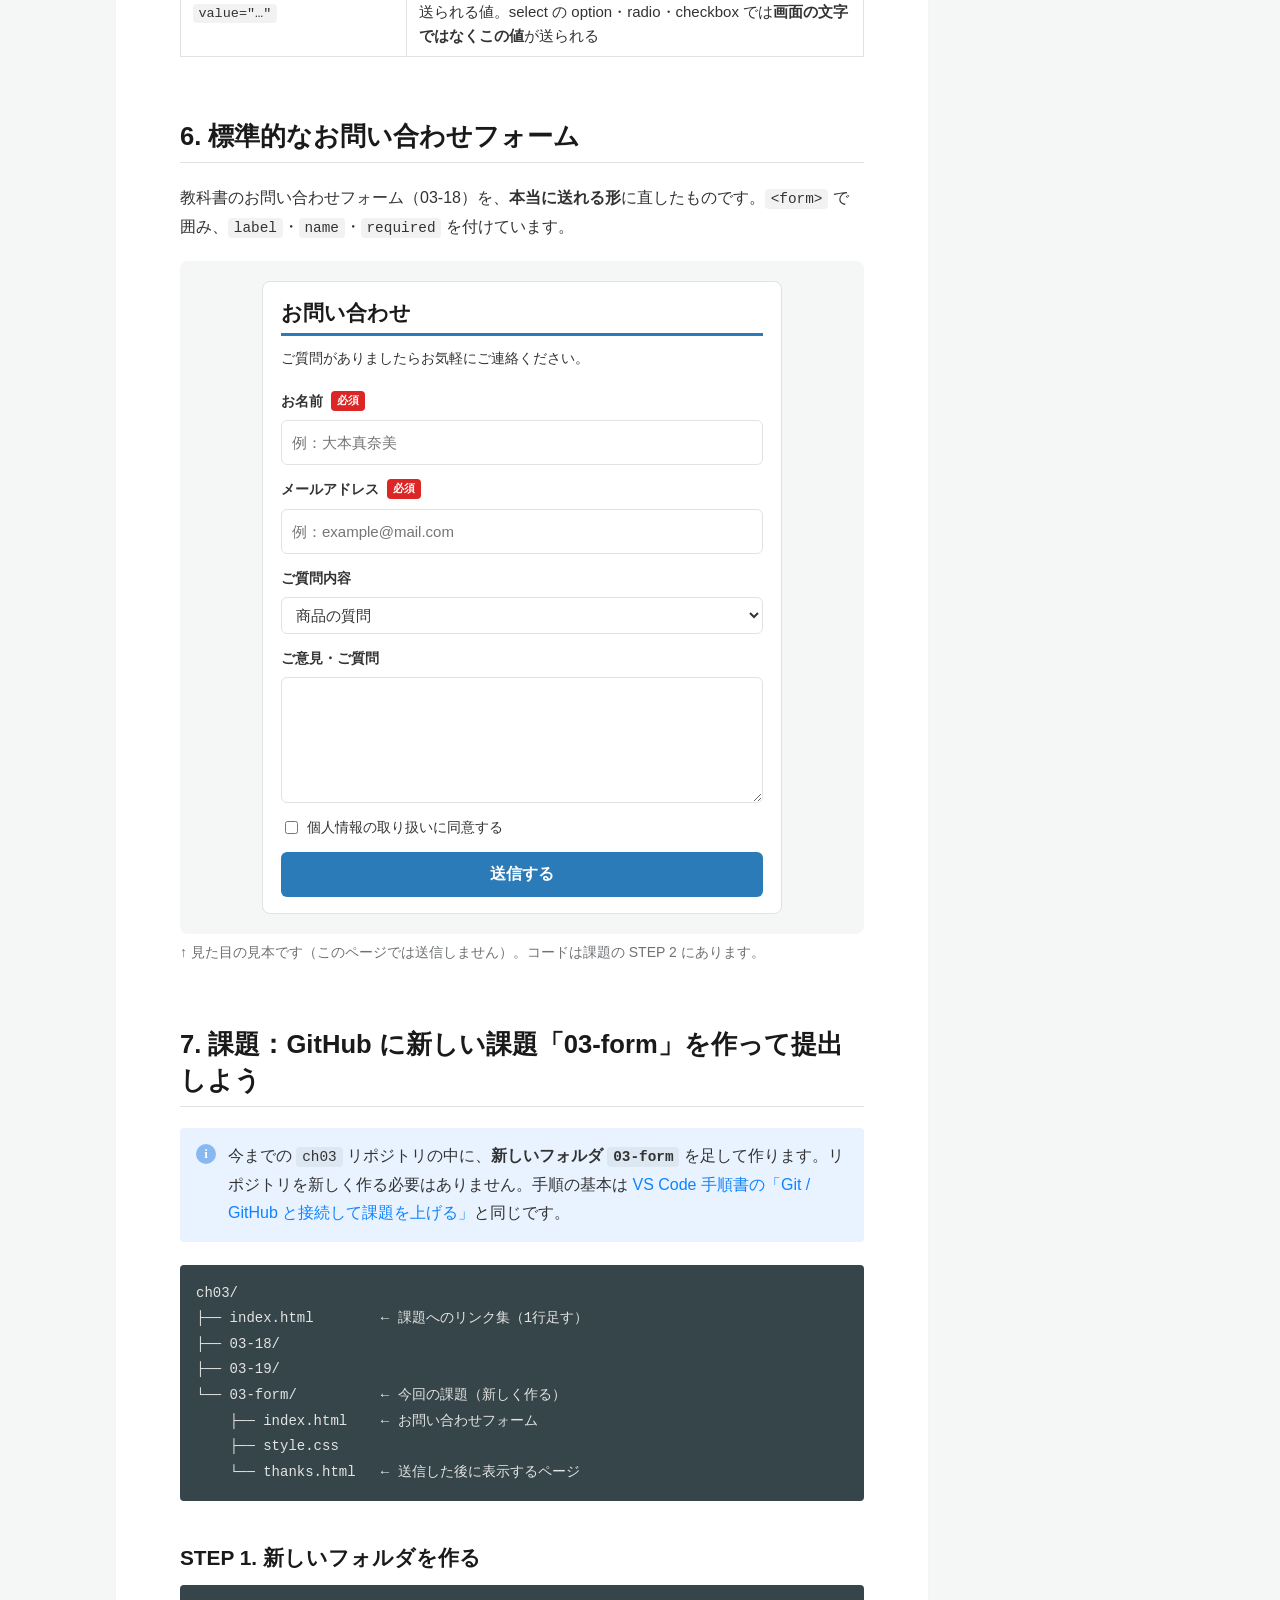
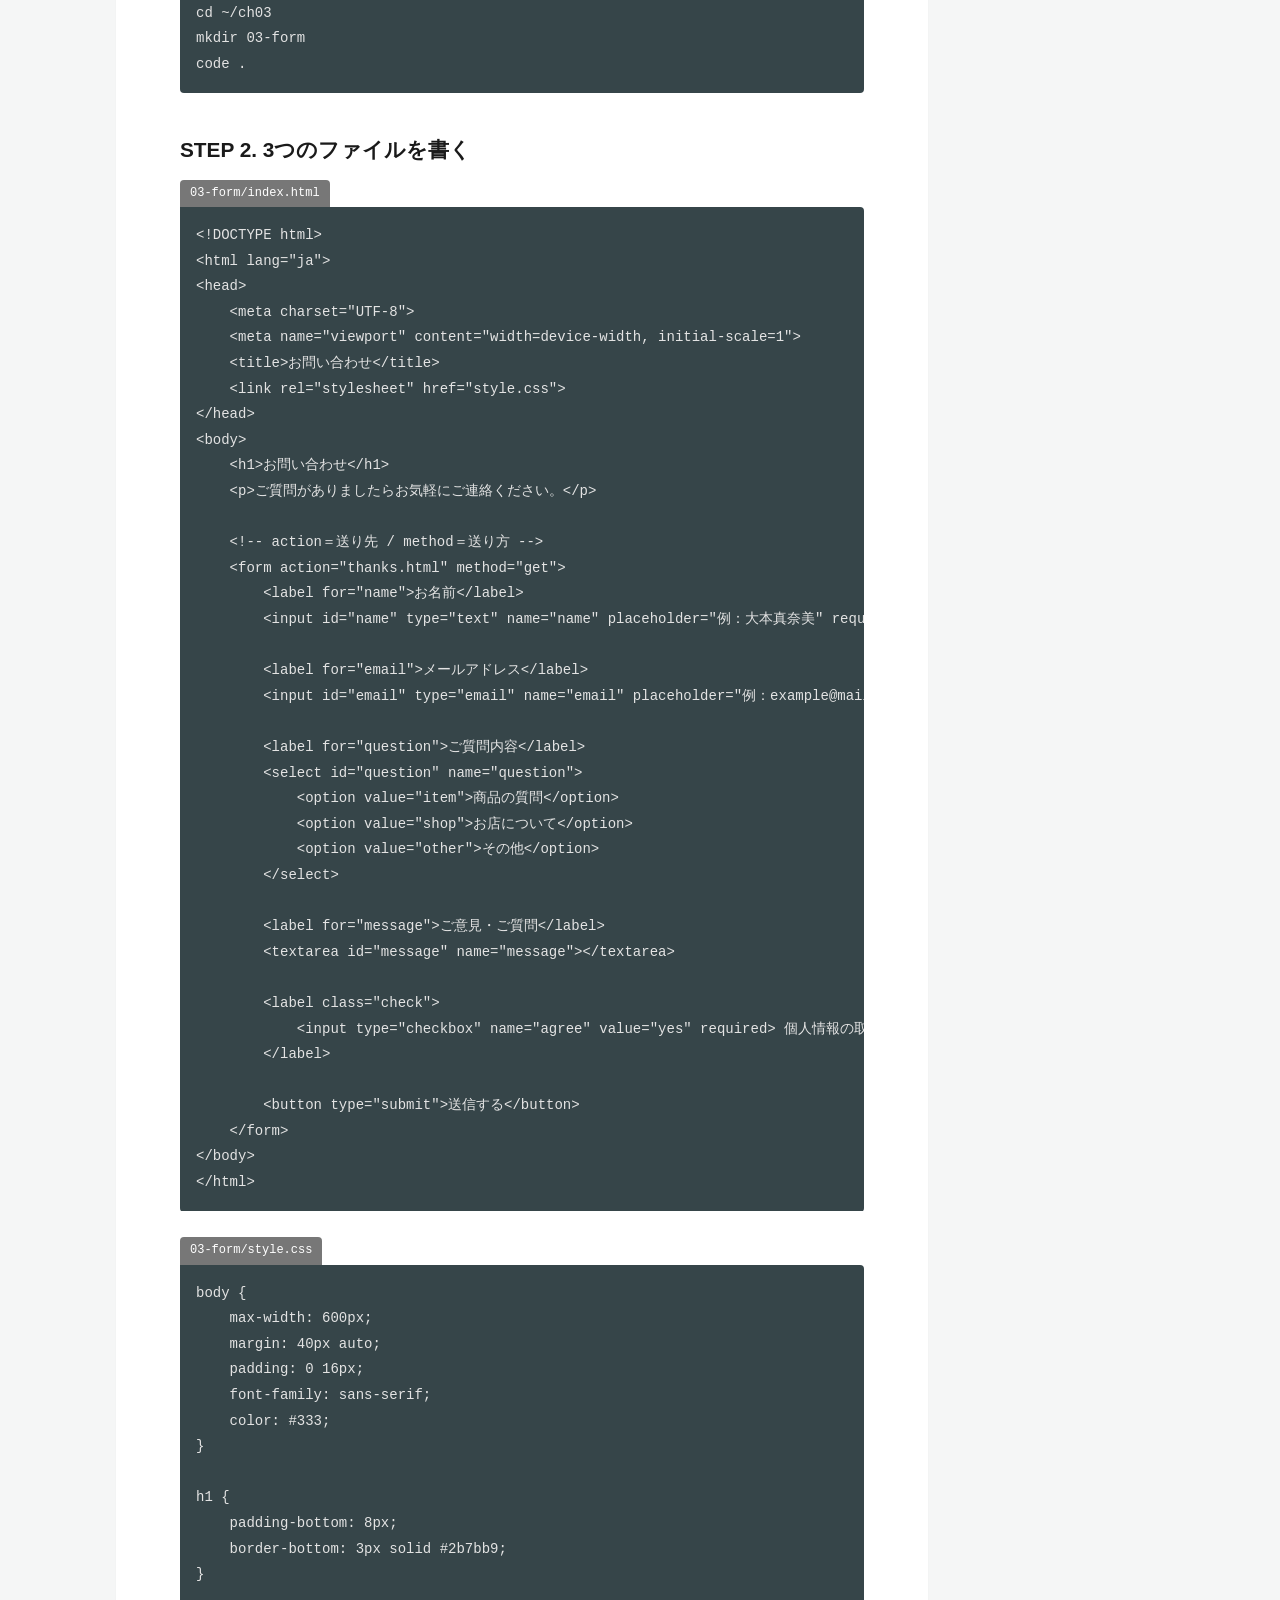
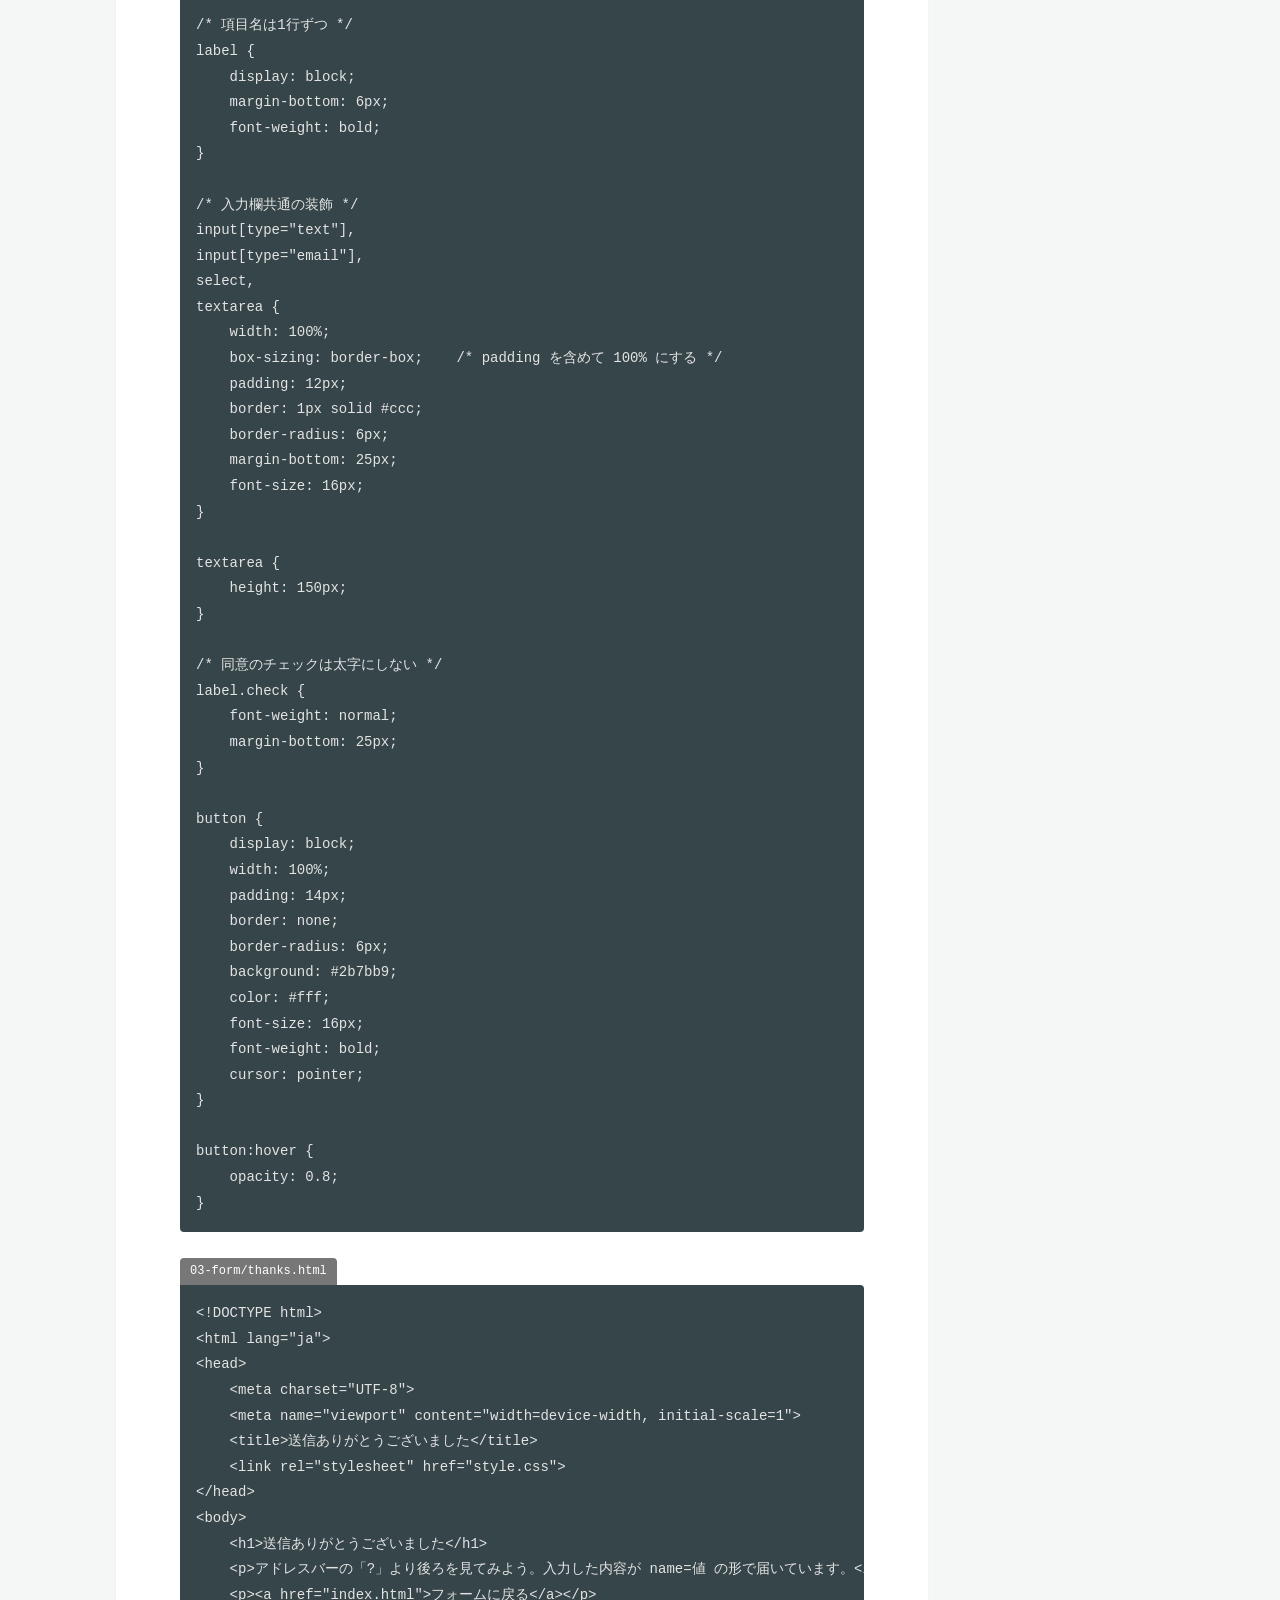
<file: form-basics.html>
<!DOCTYPE html>
<html lang="ja">
<head>
  <meta charset="UTF-8">
  <meta name="viewport" content="width=device-width, initial-scale=1">
  <title>フォームのしくみと、お問い合わせフォームを作ろう</title>
  <link rel="stylesheet" href="style.css">
  <script src="site.js" defer></script>
</head>
<body>
<header class="site-header">
  <div class="header-top">
    <a class="site-logo" href="./"><span class="logo-mark">ITC 授業資料</span><span class="logo-sub">Web Extension III・IV</span></a>
    <form class="header-search" action="./" method="get" role="search"><input type="search" name="q" placeholder="記事を検索" aria-label="記事を検索"></form>
    <a class="header-btn" href="https://github.com/itc-kondo/class-materials">GitHub</a>
  </div>
  <nav class="header-tabs" aria-label="カテゴリ">
    <a data-tab="all" href="./">すべて</a>
    <a data-tab="class" href="./?tab=class" class="active">授業の手順書</a>
    <a data-tab="column" href="./?tab=column">小話・コラム</a>
  </nav>
</header>
<div class="article-layout">
<aside class="rail" aria-label="共有">
  <a href="https://x.com/intent/post?url=https%3A%2F%2Fitc-kondo.github.io%2Fclass-materials%2Fform-basics.html&amp;text=%E3%83%95%E3%82%A9%E3%83%BC%E3%83%A0%E3%81%AE%E3%81%97%E3%81%8F%E3%81%BF%E3%81%A8%E3%80%81%E3%81%8A%E5%95%8F%E3%81%84%E5%90%88%E3%82%8F%E3%81%9B%E3%83%95%E3%82%A9%E3%83%BC%E3%83%A0%E3%82%92%E4%BD%9C%E3%82%8D%E3%81%86" target="_blank" rel="noopener" title="X でシェア">𝕏</a>
  <a href="https://www.facebook.com/sharer/sharer.php?u=https%3A%2F%2Fitc-kondo.github.io%2Fclass-materials%2Fform-basics.html" target="_blank" rel="noopener" title="Facebook でシェア">f</a>
  <a href="https://b.hatena.ne.jp/entry/s/itc-kondo.github.io/class-materials/form-basics.html" target="_blank" rel="noopener" title="はてなブックマーク">B!</a>
  <button type="button" data-copy title="URL をコピー">🔗</button>
  <span class="rail-label">コピー</span>
</aside>
<main>
  <div class="article-meta"><span class="avatar">K</span><span class="author">@itc-kondo</span></div>
  <div class="article-title"><h1>フォームのしくみと、お問い合わせフォームを作ろう ― 入力したデータはどこへ行く？（課題 03-form）</h1></div>
  <ul class="tags"><li>HTML</li><li>フォーム</li><li>GitHub</li><li>課題</li><li>初心者</li></ul>
  <p class="article-dates"><span>投稿日 2026年11月16日</span></p>

  <p class="note">このページでやること<br>
  ① 入力したデータが<strong>画面からどうやって送られるのか</strong>（しくみ）<br>
  ② <strong>URL の分解</strong>と、送るデータを守る <strong>HTTPS</strong> のしくみ<br>
  ③ <strong>さまざまなフォーム部品</strong>（入力欄・選択肢・ボタン）<br>
  ④ <strong>標準的なお問い合わせフォーム</strong>の書き方<br>
  ⑤ <strong>GitHub に新しい課題（03-form）を作って提出</strong>する</p>

  <!-- ===================================================== -->
  <h2 id="what">1. フォームってなに？</h2>
  <p><strong>フォーム</strong>は、Web ページの中で<strong>利用者に何かを入力してもらい、それを送るためのしくみ</strong>です。毎日のように使っています。</p>
  <div class="table-wrap"><table>
    <thead><tr><th>身近な例</th><th>入力するもの</th><th>送った後</th></tr></thead>
    <tbody>
      <tr><td>検索</td><td>調べたいことば</td><td>検索結果のページが返ってくる</td></tr>
      <tr><td>ログイン</td><td>メールアドレス・パスワード</td><td>自分のページが開く</td></tr>
      <tr><td>お問い合わせ</td><td>名前・メール・質問</td><td>「送信しました」のページが出る</td></tr>
      <tr><td>ネット通販の注文</td><td>住所・支払い方法</td><td>注文完了のページが出る</td></tr>
    </tbody>
  </table></div>
  <figure>
    <img src="img/form/f1-letter.webp" alt="子どもが画面の用紙を送信すると封筒になって郵便局のようなサーバーに届き、返事のカードが戻ってくるイラスト" width="1280" height="720" loading="lazy">
    <figcaption>フォームの送信は、手紙を出して返事をもらうのと同じ</figcaption>
  </figure>

  <!-- ===================================================== -->
  <h2 id="flow">2. 入力したデータは、どうやって送られる？</h2>
  <p>送信ボタンを押した瞬間、ブラウザの中ではこんなことが起きています。</p>
  <figure>
    <svg viewBox="0 0 760 330" role="img" aria-label="入力、送信ボタン、ブラウザが name=値 にまとめる、action の住所へ送る、サーバーのプログラムが受け取る、返事のページが返る" font-size="13">
      <defs><marker id="fa1" viewBox="0 0 10 10" refX="9" refY="5" markerWidth="6" markerHeight="6" orient="auto-start-reverse"><path d="M0 0L10 5L0 10z" class="dg-head"/></marker></defs>
      <text x="24" y="28" font-size="15" font-weight="600" class="dg-ink">ブラウザが「name=値」にまとめて、action の住所へ送る</text>
      <rect x="24" y="52" width="420" height="250" rx="12" class="dg-zone"/>
      <text x="40" y="76" font-weight="600" class="dg-ink">💻 ブラウザ（利用者のパソコン）</text>
      <rect x="40" y="92" width="180" height="96" rx="8" class="dg-box"/>
      <text x="130" y="116" text-anchor="middle" font-weight="600" class="dg-ink">① 入力する</text>
      <text x="130" y="138" text-anchor="middle" font-size="11.5" class="dg-quiet">お名前：大本真奈美</text>
      <text x="130" y="156" text-anchor="middle" font-size="11.5" class="dg-quiet">ご質問内容：商品の質問</text>
      <text x="130" y="174" text-anchor="middle" font-size="11.5" class="dg-quiet">→ 送信ボタンを押す</text>
      <rect x="248" y="92" width="180" height="96" rx="8" class="dg-main"/>
      <text x="338" y="116" text-anchor="middle" font-weight="600" class="dg-ink">② まとめる</text>
      <text x="338" y="138" text-anchor="middle" font-size="11.5" class="dg-ink">部品の name と値を</text>
      <text x="338" y="156" text-anchor="middle" font-size="11.5" class="dg-ink">「name=値」の形に</text>
      <text x="338" y="174" text-anchor="middle" font-size="11.5" class="dg-ink">（日本語は %E5… に変換）</text>
      <rect x="40" y="208" width="388" height="78" rx="8" class="dg-box"/>
      <text x="234" y="232" text-anchor="middle" font-weight="600" class="dg-ink">⑥ 返事のページを表示する</text>
      <text x="234" y="254" text-anchor="middle" font-size="11.5" class="dg-quiet">「送信ありがとうございました」など</text>
      <text x="234" y="272" text-anchor="middle" font-size="11.5" class="dg-quiet">（サーバーが作って送り返してくる）</text>
      <rect x="532" y="52" width="204" height="250" rx="12" class="dg-zone"/>
      <text x="548" y="76" font-weight="600" class="dg-ink">🏢 サーバー（送り先）</text>
      <rect x="548" y="92" width="172" height="96" rx="8" class="dg-box"/>
      <text x="634" y="116" text-anchor="middle" font-weight="600" class="dg-ink">④ 受け取る</text>
      <text x="634" y="138" text-anchor="middle" font-size="11.5" class="dg-quiet">PHP などのプログラムが</text>
      <text x="634" y="156" text-anchor="middle" font-size="11.5" class="dg-quiet">name ごとに値を取り出す</text>
      <rect x="548" y="208" width="172" height="78" rx="8" class="dg-box"/>
      <text x="634" y="232" text-anchor="middle" font-weight="600" class="dg-ink">⑤ 仕事をする</text>
      <text x="634" y="254" text-anchor="middle" font-size="11.5" class="dg-quiet">保存・メール送信</text>
      <text x="634" y="272" text-anchor="middle" font-size="11.5" class="dg-quiet">返事のページを作る</text>
      <path d="M220 140H248" class="dg-line" marker-end="url(#fa1)"/>
      <path d="M428 140H548" class="dg-line" marker-end="url(#fa1)"/>
      <path d="M634 188V208" class="dg-line" marker-end="url(#fa1)"/>
      <path d="M548 247H428" class="dg-line" marker-end="url(#fa1)"/>
      <rect x="444" y="118" width="88" height="22" rx="11" class="dg-chip"/>
      <text x="488" y="133" text-anchor="middle" font-size="11.5" class="dg-chip-text">③ 送信</text>
      <text x="488" y="160" text-anchor="middle" font-size="11" class="dg-quiet">action の住所へ</text>
      <text x="488" y="238" text-anchor="middle" font-size="11" class="dg-quiet">返事</text>
    </svg>
    <figcaption>HTML が決めるのは「見た目」と「どこへ・どうやって送るか」まで。受け取るのはサーバー側のプログラム</figcaption>
  </figure>
  <h3 id="attrs">送るために必要な3つの指定</h3>
  <div class="table-wrap"><table>
    <thead><tr><th>書く場所</th><th>属性</th><th>意味</th><th>たとえると</th></tr></thead>
    <tbody>
      <tr><td><code>&lt;form&gt;</code></td><td><code>action</code></td><td><strong>送り先</strong>（データを受け取るプログラムの URL）</td><td>手紙の宛先</td></tr>
      <tr><td><code>&lt;form&gt;</code></td><td><code>method</code></td><td><strong>送り方</strong>（<code>get</code> か <code>post</code>）</td><td>はがきで出すか、封筒で出すか</td></tr>
      <tr><td>各部品</td><td><code>name</code></td><td><strong>データの名前</strong>。受け取る側はこの名前で値を取り出す</td><td>用紙の「項目名」</td></tr>
    </tbody>
  </table></div>
<pre><code>&lt;form action="送り先の URL" method="post"&gt;
    &lt;input type="text" name="username"&gt;   ← name が無い部品は送られない！
    &lt;button type="submit"&gt;送信&lt;/button&gt;
&lt;/form&gt;</code></pre>
  <p class="note warn"><strong><code>name</code> を書き忘れた部品は、入力しても送られません。</strong>画面ではちゃんと入力できるので気づきにくい、いちばん多いミスです。</p>

  <h3 id="get-post">GET と POST のちがい</h3>
  <div class="table-wrap"><table>
    <thead><tr><th></th><th>GET（ゲット）</th><th>POST（ポスト）</th></tr></thead>
    <tbody>
      <tr><td>データの載せ方</td><td><strong>URL の後ろ</strong>に <code>?name=値&amp;name=値</code> で付ける</td><td>URL には出さず、<strong>送る中身（本文）</strong>に入れる</td></tr>
      <tr><td>たとえると</td><td>📮 はがき（だれでも読める）</td><td>✉️ 封筒（中身は見えない）</td></tr>
      <tr><td>アドレスバー</td><td>入力した内容が見える・ブックマークできる</td><td>見えない</td></tr>
      <tr><td>使う場面</td><td><strong>検索</strong>など、見られても困らないもの</td><td><strong>お問い合わせ・ログイン・注文</strong>など</td></tr>
    </tbody>
  </table></div>
  <p>たとえば Google 検索は GET です。下の欄に入れて「検索」を押すと、新しいタブのアドレスバーに <code>?q=入れたことば</code> が付いているのが分かります。</p>
  <form class="demo-form" action="https://www.google.com/search" method="get" target="_blank">
    <label for="demo-q">Google で検索（GET の例）</label>
    <div class="demo-row"><input id="demo-q" type="text" name="q" value="HTML フォーム"><button type="submit">検索</button></div>
  </form>

  <h3 id="peek">送られる中身をのぞいてみよう</h3>
  <p>下のフォームに入力して「中身を見る」を押すと、<strong>本当に送信した時にブラウザが作る中身</strong>を表示します（実際にはどこにも送りません）。<code>name</code> が無い欄が送られないことも確かめてみましょう。</p>
  <form class="demo-form" id="peek-form">
    <label for="peek-name">お名前（name="name"）</label>
    <input id="peek-name" type="text" name="name" value="大本真奈美">
    <label for="peek-q">ご質問内容（name="question"）</label>
    <select id="peek-q" name="question"><option value="a">商品の質問</option><option value="b">お店について</option><option value="c">その他</option></select>
    <label for="peek-memo">メモ（⚠ name なし）</label>
    <input id="peek-memo" type="text" value="これは送られない">
    <button type="submit">中身を見る</button>
  </form>
  <div class="code-frame"><span class="code-name">GET で送った時の URL</span><pre><code id="peek-get">（「中身を見る」を押すと出ます）</code></pre></div>
  <div class="code-frame"><span class="code-name">POST で送った時の本文</span><pre><code id="peek-post">（「中身を見る」を押すと出ます）</code></pre></div>
  <p>日本語が <code>%E5%A4%A7…</code> のような記号に変わるのは、URL や送る中身に使える文字が決まっているので、<strong>ブラウザが自動で安全な形に変換する</strong>からです（受け取る側で元の文字に戻します）。<code>select</code> は画面の文字（商品の質問）ではなく <strong><code>value</code> の値（a）</strong>が送られる点にも注目しましょう。</p>

  <!-- ===================================================== -->
  <h2 id="url">3. URL を分解してみよう</h2>
  <p>GET で送ると、データは URL の後ろに付きました。そもそも <strong>URL は、いくつかの部品がつながってできた「住所」</strong>です。課題で作る <code>thanks.html</code> の URL を分解してみます。</p>
  <figure>
    <svg viewBox="0 0 760 236" role="img" aria-label="URL はスキーム、ホスト名、パス、クエリ、フラグメントに分けられる" font-size="13">
      <text x="24" y="28" font-size="15" font-weight="600" class="dg-ink">URL ＝ 通信のルール ＋ サーバー ＋ ファイル ＋ データ ＋ ページ内の場所</text>
      <g font-family="SFMono-Regular, Menlo, Consolas, monospace" font-size="13">
        <rect x="24" y="52" width="80" height="36" rx="6" fill="#16a34a" fill-opacity="0.15" stroke="#16a34a"/>
        <text x="64" y="75" text-anchor="middle" class="dg-ink">https://</text>
        <rect x="104" y="52" width="150" height="36" rx="6" fill="#0f83fd" fill-opacity="0.15" stroke="#0f83fd"/>
        <text x="179" y="75" text-anchor="middle" class="dg-ink">h-kondo.github.io</text>
        <rect x="254" y="52" width="212" height="36" rx="6" fill="#a855f7" fill-opacity="0.15" stroke="#a855f7"/>
        <text x="360" y="75" text-anchor="middle" class="dg-ink">/ch03/03-form/thanks.html</text>
        <rect x="466" y="52" width="218" height="36" rx="6" fill="#f59e0b" fill-opacity="0.18" stroke="#f59e0b"/>
        <text x="575" y="75" text-anchor="middle" class="dg-ink">?name=oomoto&amp;question=shop</text>
        <rect x="684" y="52" width="52" height="36" rx="6" fill="#9ca3af" fill-opacity="0.2" stroke="#9ca3af"/>
        <text x="710" y="75" text-anchor="middle" class="dg-ink">#top</text>
      </g>
      <g font-size="12">
        <path d="M64 88V108" class="dg-line"/><path d="M179 88V108" class="dg-line"/><path d="M360 88V108" class="dg-line"/><path d="M575 88V108" class="dg-line"/><path d="M710 88V108" class="dg-line"/>
        <text x="64" y="126" text-anchor="middle" font-weight="600" class="dg-ink">スキーム</text>
        <text x="64" y="144" text-anchor="middle" font-size="11" class="dg-quiet">通信の</text>
        <text x="64" y="160" text-anchor="middle" font-size="11" class="dg-quiet">ルール</text>
        <text x="179" y="126" text-anchor="middle" font-weight="600" class="dg-ink">ホスト名</text>
        <text x="179" y="144" text-anchor="middle" font-size="11" class="dg-quiet">どのサーバー？</text>
        <text x="179" y="160" text-anchor="middle" font-size="11" class="dg-quiet">（DNS で番号に）</text>
        <text x="360" y="126" text-anchor="middle" font-weight="600" class="dg-ink">パス</text>
        <text x="360" y="144" text-anchor="middle" font-size="11" class="dg-quiet">サーバーの中の</text>
        <text x="360" y="160" text-anchor="middle" font-size="11" class="dg-quiet">どのファイル？</text>
        <text x="575" y="126" text-anchor="middle" font-weight="600" class="dg-ink">クエリ</text>
        <text x="575" y="144" text-anchor="middle" font-size="11" class="dg-quiet">フォームのデータ</text>
        <text x="575" y="160" text-anchor="middle" font-size="11" class="dg-quiet">（GET の時）</text>
        <text x="736" y="126" text-anchor="end" font-weight="600" class="dg-ink">フラグメント</text>
        <text x="736" y="144" text-anchor="end" font-size="11" class="dg-quiet">ページ内の場所</text>
        <text x="736" y="160" text-anchor="end" font-size="11" class="dg-quiet">（サーバーには</text>
        <text x="736" y="176" text-anchor="end" font-size="11" class="dg-quiet">送られない）</text>
      </g>
      <text x="24" y="214" font-size="11.5" class="dg-quiet">※ https の時は、ホスト名の後ろの「:443」（ポート番号＝サーバーの中の窓口の番号）が省略されている</text>
    </svg>
    <figcaption>URL の5つの部品。課題の thanks.html に GET で送った時の URL</figcaption>
  </figure>
  <div class="table-wrap"><table>
    <thead><tr><th>部品</th><th>例</th><th>意味</th><th>たとえると</th></tr></thead>
    <tbody>
      <tr><td>スキーム</td><td><code>https://</code></td><td>どのルールで通信するか</td><td>はがきで送るか、鍵付きの箱で送るか</td></tr>
      <tr><td>ホスト名</td><td><code>h-kondo.github.io</code></td><td>どのサーバーか。<code>github.io</code> の中の <code>h-kondo</code> さんの場所</td><td>建物の名前</td></tr>
      <tr><td>ポート番号</td><td><code>:443</code>（ふつうは省略）</td><td>サーバーの中のどの窓口か。https は 443、http は 80</td><td>建物の受付の番号</td></tr>
      <tr><td>パス</td><td><code>/ch03/03-form/thanks.html</code></td><td>サーバーの中のフォルダとファイル。<strong>自分の PC のフォルダ構成と同じ</strong></td><td>建物の中の部屋</td></tr>
      <tr><td>クエリ</td><td><code>?name=oomoto&amp;question=shop</code></td><td><code>?</code> から後ろ。<code>name=値</code> を <code>&amp;</code> でつないだもの。GET で送ったフォームのデータ</td><td>部屋に届けるメモ</td></tr>
      <tr><td>フラグメント</td><td><code>#top</code></td><td>ページの中のどの場所を表示するか。<strong>サーバーには送られない</strong>（ブラウザだけが使う）</td><td>本の何ページ目か</td></tr>
    </tbody>
  </table></div>
  <p class="note">パスの <code>/ch03/03-form/thanks.html</code> は、自分の PC の <code>~/ch03/03-form/thanks.html</code> とそっくりです。GitHub Pages は、<strong>リポジトリのフォルダ構成をそのまま URL のパスにして配っている</strong>からです。だから URL の最後が <code>/03-form/</code> で終わる時は、その中の <code>index.html</code> が表示されます。</p>

  <h3 id="url-tool">URL 分解ツール</h3>
  <p>好きな URL を貼って「分解する」を押すと、部品に分けて表示します。フォームを送った後の <code>thanks.html</code> の URL を貼ると、<strong>%E5… の暗号みたいな文字が元の日本語に戻る</strong>のが分かります。</p>
  <form class="demo-form" id="url-form">
    <label for="url-in">URL</label>
    <div class="demo-row"><input id="url-in" type="text" value="https://h-kondo.github.io/ch03/03-form/thanks.html?name=%E5%A4%A7%E6%9C%AC%E7%9C%9F%E5%A5%88%E7%BE%8E&amp;question=shop&amp;agree=yes#top"><button type="submit">分解する</button></div>
  </form>
  <div class="table-wrap"><table id="url-out"><tbody><tr><td>（「分解する」を押すと出ます）</td></tr></tbody></table></div>

  <!-- ===================================================== -->
  <h2 id="https">4. HTTPS ― 送るデータを守るしくみ</h2>
  <p>URL の最初の <code>https</code> は、<strong>HyperText Transfer Protocol Secure</strong>（安全な HTTP）の略です。最後の <strong>S（Secure＝安全）</strong>が付いているかどうかで、送るデータが途中で読まれるかどうかが変わります。</p>
  <figure>
    <img src="img/form/f3-https.webp" alt="はがきは途中でのぞき見されるが、鍵のかかった箱は開けられず、行き先では職員が身分証明書を見せているイラスト" width="1280" height="720" loading="lazy">
    <figcaption>HTTP ははがき、HTTPS は鍵のかかった箱。届け先は身分証明書（証明書）で本物だと証明する</figcaption>
  </figure>
  <h3 id="http-vs-https">途中の人から、何が見える？</h3>
  <p>インターネットのデータは、自分のパソコンからサーバーまで、<strong>Wi-Fi のルーター・通信会社・いくつもの中継機</strong>を通って届きます。その途中で中身を見られるかどうかが、HTTP と HTTPS のちがいです。</p>
  <figure>
    <svg viewBox="0 0 760 290" role="img" aria-label="HTTP では途中の人に送る中身が読めるが、HTTPS では暗号になって読めない" font-size="13">
      <defs><marker id="fh1" viewBox="0 0 10 10" refX="9" refY="5" markerWidth="6" markerHeight="6" orient="auto-start-reverse"><path d="M0 0L10 5L0 10z" class="dg-head"/></marker></defs>
      <text x="24" y="28" font-size="15" font-weight="600" class="dg-ink">HTTPS なら、途中の人には暗号しか見えない</text>
      <text x="24" y="66" font-weight="600" fill="#dc2626">HTTP</text>
      <rect x="84" y="46" width="120" height="44" rx="8" class="dg-box"/>
      <text x="144" y="73" text-anchor="middle" class="dg-ink">💻 自分の PC</text>
      <rect x="300" y="46" width="160" height="44" rx="8" class="dg-box"/>
      <text x="380" y="73" text-anchor="middle" class="dg-ink">👀 途中（Wi-Fi など）</text>
      <rect x="556" y="46" width="180" height="44" rx="8" class="dg-box"/>
      <text x="646" y="73" text-anchor="middle" class="dg-ink">🏢 サーバー</text>
      <path d="M204 68H300" class="dg-line" marker-end="url(#fh1)"/>
      <path d="M460 68H556" class="dg-line" marker-end="url(#fh1)"/>
      <rect x="244" y="100" width="356" height="34" rx="6" fill="#dc2626" fill-opacity="0.1" stroke="#dc2626"/>
      <text x="422" y="122" text-anchor="middle" font-size="12" font-family="SFMono-Regular, Menlo, monospace" class="dg-ink">name=大本真奈美&amp;email=example@mail.com</text>
      <text x="422" y="152" text-anchor="middle" font-size="11.5" fill="#dc2626">途中の人がそのまま読める・書きかえられる</text>
      <text x="24" y="196" font-weight="600" fill="#16a34a">HTTPS</text>
      <rect x="84" y="176" width="120" height="44" rx="8" class="dg-box"/>
      <text x="144" y="203" text-anchor="middle" class="dg-ink">💻 自分の PC</text>
      <rect x="300" y="176" width="160" height="44" rx="8" class="dg-box"/>
      <text x="380" y="203" text-anchor="middle" class="dg-ink">👀 途中（Wi-Fi など）</text>
      <rect x="556" y="176" width="180" height="44" rx="8" class="dg-main"/>
      <text x="646" y="203" text-anchor="middle" class="dg-ink">🏢 サーバー（🔒で開ける）</text>
      <path d="M204 198H300" class="dg-line" marker-end="url(#fh1)"/>
      <path d="M460 198H556" class="dg-line" marker-end="url(#fh1)"/>
      <rect x="244" y="230" width="356" height="34" rx="6" fill="#16a34a" fill-opacity="0.1" stroke="#16a34a"/>
      <text x="422" y="252" text-anchor="middle" font-size="12" font-family="SFMono-Regular, Menlo, monospace" class="dg-ink">🔒 17 03 03 00 4a 8f c2 e9 1d 7b …（暗号のイメージ）</text>
      <text x="422" y="282" text-anchor="middle" font-size="11.5" fill="#16a34a">見えるのは「github.io と通信している」ことくらい</text>
    </svg>
    <figcaption>HTTPS では、パス・クエリ（GET のデータ）・POST の中身も、すべて暗号にして運ばれる</figcaption>
  </figure>
  <div class="table-wrap"><table>
    <thead><tr><th></th><th>HTTP（<code>http://</code>）</th><th>HTTPS（<code>https://</code>）</th></tr></thead>
    <tbody>
      <tr><td>通信の中身</td><td>そのまま（だれでも読める）</td><td><strong>暗号にして送る</strong>（TLS というしくみ）</td></tr>
      <tr><td>途中で書きかえ</td><td>できてしまう</td><td>できない（書きかえるとバレる）</td></tr>
      <tr><td>相手が本物か</td><td>確かめられない</td><td><strong>証明書</strong>で確かめる</td></tr>
      <tr><td>ポート番号</td><td>80</td><td>443</td></tr>
      <tr><td>ブラウザの表示</td><td>「保護されていない通信」と警告が出る</td><td>警告なし</td></tr>
    </tbody>
  </table></div>

  <h3 id="tls">HTTPS がつながるまで（ざっくり）</h3>
  <p>HTTPS のページを開くと、データを送る前に、ブラウザとサーバーの間でこんなやりとりが一瞬で行われています。</p>
  <ol>
    <li><strong>こんにちは</strong>：ブラウザが「<code>itc-kondo.github.io</code> と HTTPS で話したい」と伝える</li>
    <li><strong>身分証明書を見せる</strong>：サーバーが<strong>証明書</strong>を送る（「私は本物の github.io です」と、信頼できる発行元がハンコを押したもの）</li>
    <li><strong>本物か確かめる</strong>：ブラウザが、証明書の名前・有効期限・ハンコ（発行元）を確認する。にせものなら「この接続ではプライバシーが保護されません」と止める</li>
    <li><strong>合言葉を決める</strong>：ブラウザとサーバーだけが知っている暗号の鍵を作る（途中の人には分からない方法で）</li>
    <li><strong>暗号で会話</strong>：ここから先のデータ（ページ・フォームの中身）は全部この鍵で暗号にして送る</li>
  </ol>
  <p>この授業資料のサイトの証明書を、本当に取り出してみました。</p>
<div class="code-frame"><span class="code-name">ターミナル（本物の出力）</span>
<pre><code>$ openssl s_client -connect itc-kondo.github.io:443 -servername itc-kondo.github.io \
    | openssl x509 -noout -subject -issuer -dates
subject=CN=*.github.io                        ← だれの証明書？（github.io のすべてのサブドメイン）
issuer=C=US, O=Let's Encrypt, CN=YR1          ← だれがハンコを押した？（発行元）
notBefore=Sep 30 23:44:46 2026 GMT            ← 有効期間の始まり
notAfter=Dec 29 23:44:45 2026 GMT             ← 有効期間の終わり（約3か月ごとに自動で更新）

$ openssl s_client -connect itc-kondo.github.io:443 -servername itc-kondo.github.io \
    | grep Protocol
Protocol  : TLSv1.3                            ← 暗号のしくみ（いちばん新しい版）</code></pre></div>
  <p><code>*.github.io</code> の <code>*</code> は「なんでも」という意味です。<code>h-kondo.github.io</code> も <code>itc-kondo.github.io</code> も、<strong>この1枚の証明書で守られています</strong>。GitHub Pages は、皆さんのサイトも<strong>何もしなくても HTTPS にしてくれます</strong>。</p>
  <p>試しに <code>http://</code>（S なし）で開くと、GitHub が <code>https://</code> に転送してくれます。</p>
<div class="code-frame"><span class="code-name">ターミナル（本物の出力）</span>
<pre><code>$ curl -sI http://itc-kondo.github.io/class-materials/
HTTP/1.1 301 Moved Permanently                       ← 「引っ越しました」
Location: https://itc-kondo.github.io/class-materials/   ← 「こっち（https）へどうぞ」</code></pre></div>

  <h3 id="https-form">フォームと HTTPS の大事な話</h3>
  <ul>
    <li><strong>フォームは必ず HTTPS のページに置く</strong>。HTTP のページで名前やパスワードを送ると、途中で丸見えになる（Chrome も警告を出す）</li>
    <li><strong>HTTPS でも、GET のクエリは「通信の途中」では守られるが、ブラウザの履歴・サーバーの記録・URL を貼ったチャットには残る</strong>。だからパスワードやお問い合わせは POST にする</li>
    <li><strong>鍵マーク（HTTPS）は「通信が暗号になっている」という意味で、「安全なサイト」という意味ではない</strong>。にせサイト（フィッシング）も HTTPS で作れるので、URL のホスト名が本物かどうかを必ず見る</li>
  </ul>
  <p class="note warn">ホスト名のチェックは、URL を分解できると簡単です。たとえば <code>https://github.io.example.com/login</code> のホスト名は <code>github.io.example.com</code> で、<strong>本当は example.com の持ち物</strong>です。ホスト名は「<code>://</code> の後ろから、次の <code>/</code> まで」を、<strong>右から</strong>読みましょう。</p>

  <!-- ===================================================== -->
  <h2 id="parts">5. さまざまなフォーム部品</h2>
  <figure>
    <img src="img/form/f2-parts.webp" alt="道具箱に入ったフォームの部品を、子どもが画面の用紙に組み立てているイラスト" width="1280" height="720" loading="lazy">
    <figcaption>入力欄・選択肢・ボタンを組み合わせてフォームを作る</figcaption>
  </figure>
  <p>右の列は本物の部品です。さわって試してみましょう。</p>
  <div class="table-wrap"><table class="parts">
    <thead><tr><th>部品</th><th>書き方</th><th>見た目（さわれる）</th></tr></thead>
    <tbody>
      <tr><td>1行の文字</td><td><code>&lt;input type="text"&gt;</code></td><td><input type="text" placeholder="例：大本真奈美" aria-label="1行の文字の例"></td></tr>
      <tr><td>メールアドレス</td><td><code>&lt;input type="email"&gt;</code></td><td><input type="email" placeholder="example@mail.com" aria-label="メールの例"><br><small>スマホでは @ 付きのキーボードが出る</small></td></tr>
      <tr><td>電話番号</td><td><code>&lt;input type="tel"&gt;</code></td><td><input type="tel" placeholder="090-1234-5678" aria-label="電話番号の例"><br><small>スマホでは数字のキーボードが出る</small></td></tr>
      <tr><td>パスワード</td><td><code>&lt;input type="password"&gt;</code></td><td><input type="password" value="himitsu" aria-label="パスワードの例"><br><small>入力した文字が●で隠れる</small></td></tr>
      <tr><td>数</td><td><code>&lt;input type="number"&gt;</code></td><td><input type="number" value="1" min="1" max="10" aria-label="数の例"></td></tr>
      <tr><td>日付</td><td><code>&lt;input type="date"&gt;</code></td><td><input type="date" aria-label="日付の例"></td></tr>
      <tr><td>1つだけ選ぶ</td><td><code>&lt;input type="radio"&gt;</code></td><td><label><input type="radio" name="demo-radio" checked> はい</label>　<label><input type="radio" name="demo-radio"> いいえ</label><br><small>同じ name のものから1つだけ選べる</small></td></tr>
      <tr><td>いくつでも選ぶ</td><td><code>&lt;input type="checkbox"&gt;</code></td><td><label><input type="checkbox" checked> HTML</label>　<label><input type="checkbox"> CSS</label>　<label><input type="checkbox"> JS</label></td></tr>
      <tr><td>リストから選ぶ</td><td><code>&lt;select&gt;</code> と <code>&lt;option&gt;</code></td><td><select aria-label="リストの例"><option>商品の質問</option><option>お店について</option><option>その他</option></select></td></tr>
      <tr><td>複数行の文字</td><td><code>&lt;textarea&gt;</code></td><td><textarea rows="3" placeholder="ご意見・ご質問" aria-label="複数行の例"></textarea></td></tr>
      <tr><td>送信ボタン</td><td><code>&lt;button type="submit"&gt;</code></td><td><button type="button">送信する</button><br><small>form の中で押すと送信される</small></td></tr>
    </tbody>
  </table></div>
  <h3 id="helpers">いっしょに使う大事な属性</h3>
  <div class="table-wrap"><table>
    <thead><tr><th>書き方</th><th>意味</th></tr></thead>
    <tbody>
      <tr><td><code>&lt;label for="name"&gt;</code> と <code>id="name"</code></td><td>項目名と入力欄をセットにする。<strong>項目名を押しても入力欄が選ばれる</strong>（チェックボックスは押せる範囲が広がる）。読み上げソフトにも正しく伝わる</td></tr>
      <tr><td><code>placeholder="例：…"</code></td><td>入力欄に薄く出る見本。⚠ 項目名の代わりにはしない（入力すると消える）</td></tr>
      <tr><td><code>required</code></td><td>必須。空のまま送信しようとすると、ブラウザが止めて知らせてくれる</td></tr>
      <tr><td><code>value="…"</code></td><td>送られる値。select の option・radio・checkbox では<strong>画面の文字ではなくこの値</strong>が送られる</td></tr>
    </tbody>
  </table></div>

  <!-- ===================================================== -->
  <h2 id="example">6. 標準的なお問い合わせフォーム</h2>
  <p>教科書のお問い合わせフォーム（03-18）を、<strong>本当に送れる形</strong>に直したものです。<code>&lt;form&gt;</code> で囲み、<code>label</code>・<code>name</code>・<code>required</code> を付けています。</p>
  <div class="demo-preview">
    <form class="demo-contact" action="#" onsubmit="return false">
      <h3>お問い合わせ</h3>
      <p>ご質問がありましたらお気軽にご連絡ください。</p>
      <label for="ex-name">お名前 <span class="req">必須</span></label>
      <input id="ex-name" type="text" name="name" placeholder="例：大本真奈美" required>
      <label for="ex-mail">メールアドレス <span class="req">必須</span></label>
      <input id="ex-mail" type="email" name="email" placeholder="例：example@mail.com" required>
      <label for="ex-q">ご質問内容</label>
      <select id="ex-q" name="question"><option value="item">商品の質問</option><option value="shop">お店について</option><option value="other">その他</option></select>
      <label for="ex-msg">ご意見・ご質問</label>
      <textarea id="ex-msg" name="message" rows="4"></textarea>
      <label class="check"><input type="checkbox" name="agree" value="yes" required> 個人情報の取り扱いに同意する</label>
      <button type="submit">送信する</button>
    </form>
  </div>
  <p class="date">↑ 見た目の見本です（このページでは送信しません）。コードは課題の STEP 2 にあります。</p>

  <!-- ===================================================== -->
  <h2 id="task">7. 課題：GitHub に新しい課題「03-form」を作って提出しよう</h2>
  <p class="note">今までの <code>ch03</code> リポジトリの中に、<strong>新しいフォルダ <code>03-form</code></strong> を足して作ります。リポジトリを新しく作る必要はありません。手順の基本は <a href="vscode.html#git">VS Code 手順書の「Git / GitHub と接続して課題を上げる」</a>と同じです。</p>
<pre><code>ch03/
├── index.html        ← 課題へのリンク集（1行足す）
├── 03-18/
├── 03-19/
└── 03-form/          ← 今回の課題（新しく作る）
    ├── index.html    ← お問い合わせフォーム
    ├── style.css
    └── thanks.html   ← 送信した後に表示するページ</code></pre>

  <h3 id="task1">STEP 1. 新しいフォルダを作る</h3>
<pre><code>cd ~/ch03
mkdir 03-form
code .</code></pre>

  <h3 id="task2">STEP 2. 3つのファイルを書く</h3>
  <div class="code-frame"><span class="code-name">03-form/index.html</span><pre><code>&lt;!DOCTYPE html&gt;
&lt;html lang="ja"&gt;
&lt;head&gt;
    &lt;meta charset="UTF-8"&gt;
    &lt;meta name="viewport" content="width=device-width, initial-scale=1"&gt;
    &lt;title&gt;お問い合わせ&lt;/title&gt;
    &lt;link rel="stylesheet" href="style.css"&gt;
&lt;/head&gt;
&lt;body&gt;
    &lt;h1&gt;お問い合わせ&lt;/h1&gt;
    &lt;p&gt;ご質問がありましたらお気軽にご連絡ください。&lt;/p&gt;

    &lt;!-- action＝送り先 / method＝送り方 --&gt;
    &lt;form action="thanks.html" method="get"&gt;
        &lt;label for="name"&gt;お名前&lt;/label&gt;
        &lt;input id="name" type="text" name="name" placeholder="例：大本真奈美" required&gt;

        &lt;label for="email"&gt;メールアドレス&lt;/label&gt;
        &lt;input id="email" type="email" name="email" placeholder="例：example@mail.com" required&gt;

        &lt;label for="question"&gt;ご質問内容&lt;/label&gt;
        &lt;select id="question" name="question"&gt;
            &lt;option value="item"&gt;商品の質問&lt;/option&gt;
            &lt;option value="shop"&gt;お店について&lt;/option&gt;
            &lt;option value="other"&gt;その他&lt;/option&gt;
        &lt;/select&gt;

        &lt;label for="message"&gt;ご意見・ご質問&lt;/label&gt;
        &lt;textarea id="message" name="message"&gt;&lt;/textarea&gt;

        &lt;label class="check"&gt;
            &lt;input type="checkbox" name="agree" value="yes" required&gt; 個人情報の取り扱いに同意する
        &lt;/label&gt;

        &lt;button type="submit"&gt;送信する&lt;/button&gt;
    &lt;/form&gt;
&lt;/body&gt;
&lt;/html&gt;</code></pre></div>
  <div class="code-frame"><span class="code-name">03-form/style.css</span><pre><code>body {
    max-width: 600px;
    margin: 40px auto;
    padding: 0 16px;
    font-family: sans-serif;
    color: #333;
}

h1 {
    padding-bottom: 8px;
    border-bottom: 3px solid #2b7bb9;
}

/* 項目名は1行ずつ */
label {
    display: block;
    margin-bottom: 6px;
    font-weight: bold;
}

/* 入力欄共通の装飾 */
input[type="text"],
input[type="email"],
select,
textarea {
    width: 100%;
    box-sizing: border-box;    /* padding を含めて 100% にする */
    padding: 12px;
    border: 1px solid #ccc;
    border-radius: 6px;
    margin-bottom: 25px;
    font-size: 16px;
}

textarea {
    height: 150px;
}

/* 同意のチェックは太字にしない */
label.check {
    font-weight: normal;
    margin-bottom: 25px;
}

button {
    display: block;
    width: 100%;
    padding: 14px;
    border: none;
    border-radius: 6px;
    background: #2b7bb9;
    color: #fff;
    font-size: 16px;
    font-weight: bold;
    cursor: pointer;
}

button:hover {
    opacity: 0.8;
}</code></pre></div>
  <div class="code-frame"><span class="code-name">03-form/thanks.html</span><pre><code>&lt;!DOCTYPE html&gt;
&lt;html lang="ja"&gt;
&lt;head&gt;
    &lt;meta charset="UTF-8"&gt;
    &lt;meta name="viewport" content="width=device-width, initial-scale=1"&gt;
    &lt;title&gt;送信ありがとうございました&lt;/title&gt;
    &lt;link rel="stylesheet" href="style.css"&gt;
&lt;/head&gt;
&lt;body&gt;
    &lt;h1&gt;送信ありがとうございました&lt;/h1&gt;
    &lt;p&gt;アドレスバーの「?」より後ろを見てみよう。入力した内容が name=値 の形で届いています。&lt;/p&gt;
    &lt;p&gt;&lt;a href="index.html"&gt;フォームに戻る&lt;/a&gt;&lt;/p&gt;
&lt;/body&gt;
&lt;/html&gt;</code></pre></div>
  <p class="note"><strong>今回は <code>action="thanks.html" method="get"</code> にしています。</strong>GitHub Pages は「ファイルを配るだけ」のホスティングで、<strong>送られたデータを受け取って保存したりメールしたりするプログラムを動かせません</strong>。そこで、送信先を自分の <code>thanks.html</code> にして、<strong>送られたデータがアドレスバーに付いて届く（GET）様子</strong>を観察します。本物のお問い合わせフォームでは、<code>method="post"</code> にして、受け取るプログラム（PHP など）やフォーム用のサービスに送ります。</p>

  <h3 id="task3">STEP 3. まずはローカルで確認する</h3>
<pre><code>cd ~/ch03/03-form
open index.html</code></pre>
  <ol>
    <li>何も入力せずに「送信する」を押す → ブラウザが<strong>「入力してください」と止めてくれる</strong>か（<code>required</code> が効いているか）</li>
    <li>メール欄に <code>abc</code> と入れて送信 → <strong>「@ を含めてください」と止めてくれる</strong>か（<code>type="email"</code> が効いているか）</li>
    <li>項目名（お名前 など）を押すと、入力欄が選ばれるか（<code>label</code> と <code>id</code> が合っているか）</li>
    <li>全部入れて送信 → <code>thanks.html</code> が開き、<strong>アドレスバーの後ろに <code>?name=…&amp;email=…&amp;question=item…</code></strong> が付いているか</li>
  </ol>

  <h3 id="task4">STEP 4. トップのリンク集に1行足す</h3>
  <p><code>ch03/index.html</code> の <code>&lt;ul&gt;</code> の中に追加します。</p>
<pre><code>&lt;li&gt;&lt;a href="03-form/"&gt;03-form お問い合わせフォーム&lt;/a&gt;&lt;/li&gt;</code></pre>

  <h3 id="task5">STEP 5. GitHub に上げる</h3>
<pre><code>cd ~/ch03
git status                        # 03-form/ と index.html が変わっているか確認
git add .
git commit -m "Complete 03-form"
git push origin main</code></pre>
  <p>リポジトリの作成・<code>git init</code>・<code>git remote add</code>・Pages の設定は<strong>もうやってあるので不要</strong>です（ch03 を初めて上げる人は <a href="vscode.html#git-steps">VS Code 手順書の STEP 1〜9</a> から）。</p>

  <h3 id="task6">STEP 6. 公開ページで送信してみる</h3>
  <p>数分待ってから、公開ページを開いて送信してみます（<code>h-kondo</code> は自分のユーザー名に）。</p>
<pre><code>https://h-kondo.github.io/ch03/03-form/</code></pre>
  <p class="note warn"><strong>公開ページのフォームに、本当の名前・メールアドレス・電話番号は入れないでください。</strong>GET はアドレスバー（URL）に入力内容がそのまま付くので、ブラウザの履歴などに残ります。練習用の例（「大本真奈美」「example@mail.com」など）で試しましょう。</p>

  <h3 id="task7">STEP 7. 提出する</h3>
  <div class="table-wrap"><table>
    <thead><tr><th>提出するもの</th><th>URL</th></tr></thead>
    <tbody>
      <tr><td>GitHub URL（コード）</td><td><code>https://github.com/h-kondo/ch03/tree/main/03-form</code></td></tr>
      <tr><td>GitHub Pages URL（完成画面）</td><td><code>https://h-kondo.github.io/ch03/03-form/</code></td></tr>
    </tbody>
  </table></div>

  <h3 id="check">提出前のチェックリスト</h3>
  <ul>
    <li><code>&lt;form action="thanks.html" method="get"&gt;</code> で部品を囲んでいる</li>
    <li>すべての入力部品に <code>name</code> が付いている（付け忘れた部品は送られない）</li>
    <li>すべての <code>label</code> の <code>for</code> と、入力部品の <code>id</code> が同じ名前</li>
    <li>メールは <code>type="email"</code>、必須の欄に <code>required</code></li>
    <li>送信すると <code>thanks.html</code> が開き、URL の後ろに入力内容が付いている</li>
    <li>CSS が効いている（<code>&lt;link rel="stylesheet" href="style.css"&gt;</code> がある）</li>
  </ul>

  <h3 id="extra">できた人は挑戦</h3>
  <ol>
    <li>「お問い合わせの種類」を <code>radio</code>（ラジオボタン）で作ってみる（同じ <code>name</code> にすること）</li>
    <li>「希望の連絡方法」を <code>checkbox</code> で複数選べるようにする</li>
    <li>電話番号の欄（<code>type="tel"</code>）を足す</li>
    <li><code>method="get"</code> を <code>method="post"</code> に変えて送信すると、<code>thanks.html</code> の URL はどうなる？（GitHub Pages では POST を受け取れないので、どうなるかも観察してみよう）</li>
  </ol>

  <h3 id="devtools">もっとできた人は挑戦：開発ツールで通信をのぞいて、JSON にしてみよう</h3>
  <p>ブラウザには、プロが毎日使う<strong>開発ツール（DevTools）</strong>が最初から入っています。これを使うと、送信ボタンを押した瞬間に<strong>何が・どこへ・どんな形で送られたか</strong>を自分の目で確かめられます。最後は、今のアプリが使っているデータの形<strong>「JSON（ジェイソン）」</strong>まで進みます。</p>

  <h4>まずは全体像：お問い合わせフォームと JSON のデータの受け渡し</h4>
  <p>この課題のフォームは、送信ボタンを押すと<strong>ブラウザが <code>name=値</code> にまとめて送り、ページごと <code>thanks.html</code> に移動</strong>しました。今の Web サービスの多くは、ここを <strong>JavaScript が JSON に詰めて送り、JSON で返事をもらう</strong>やり方にしています。流れはこうです。</p>
  <figure>
    <img src="img/form/f4-json.webp" alt="子どもが入力したフォームの中身を、ロボットが仕切りのある箱に詰めてサーバーへ送り、窓口の職員がチェックマーク入りの箱を送り返しているイラスト" width="1280" height="721" loading="lazy">
    <figcaption>フォームの中身を「仕切りのある箱（JSON）」に詰めて送り、同じ形の箱で返事が届く</figcaption>
  </figure>
  <figure>
    <svg viewBox="0 0 760 352" role="img" aria-label="フォームに入力し、JavaScript が JSON に詰めて fetch で送り、サーバーの API が受け取って保存し、JSON で返事を返し、JavaScript が画面の一部だけ書きかえる" font-size="13">
      <defs><marker id="fj1" viewBox="0 0 10 10" refX="9" refY="5" markerWidth="6" markerHeight="6" orient="auto-start-reverse"><path d="M0 0L10 5L0 10z" class="dg-head"/></marker></defs>
      <!-- ① フォーム -->
      <text x="20" y="44" font-weight="600" class="dg-ink">① フォームに入力</text>
      <rect x="20" y="56" width="190" height="140" rx="10" class="dg-box"/>
      <text x="30" y="88" font-size="11.5" class="dg-quiet">お名前</text>
      <rect x="78" y="72" width="122" height="24" rx="4" class="dg-chip" style="stroke:#9ca3af"/>
      <text x="86" y="88" font-size="11.5" class="dg-ink">大本真奈美</text>
      <text x="30" y="124" font-size="11.5" class="dg-quiet">メール</text>
      <rect x="78" y="108" width="122" height="24" rx="4" class="dg-chip" style="stroke:#9ca3af"/>
      <text x="86" y="124" font-size="11.5" class="dg-ink">example@mail.com</text>
      <text x="30" y="160" font-size="11.5" class="dg-quiet">種類</text>
      <rect x="78" y="144" width="122" height="24" rx="4" class="dg-chip" style="stroke:#9ca3af"/>
      <text x="86" y="160" font-size="11.5" class="dg-ink">商品について ▾</text>
      <text x="115" y="188" font-size="11" text-anchor="middle" class="dg-quiet">［送信］を押す</text>
      <path d="M210 126H285" class="dg-line" marker-end="url(#fj1)"/>
      <!-- ② JSON に詰める -->
      <text x="285" y="44" font-weight="600" class="dg-ink">② JavaScript が JSON に詰める</text>
      <rect x="285" y="56" width="190" height="140" rx="10" class="dg-zone"/>
      <g font-family="SFMono-Regular, Menlo, Consolas, monospace" font-size="11.5" class="dg-ink" xml:space="preserve" style="white-space:pre">
        <text x="297" y="84">{</text>
        <text x="297" y="106">  "name": "大本真奈美",</text>
        <text x="297" y="128">  "email": "example@…",</text>
        <text x="297" y="150">  "question": "shop"</text>
        <text x="297" y="172">}</text>
      </g>
      <path d="M475 126H550" class="dg-line" marker-end="url(#fj1)"/>
      <text x="512" y="116" font-size="11.5" font-weight="600" text-anchor="middle" class="dg-ink">③ 送る</text>
      <text x="512" y="144" font-size="10.5" text-anchor="middle" class="dg-quiet">fetch</text>
      <text x="512" y="158" font-size="10.5" text-anchor="middle" class="dg-quiet">（POST）</text>
      <!-- ④ サーバー -->
      <text x="550" y="44" font-weight="600" class="dg-ink">④ サーバーの API が受け取る</text>
      <rect x="550" y="56" width="190" height="140" rx="10" class="dg-main"/>
      <text x="645" y="92" text-anchor="middle" class="dg-ink">🏢 サーバーのプログラム</text>
      <text x="645" y="118" text-anchor="middle" font-size="12" class="dg-ink">中身を調べる</text>
      <text x="645" y="140" text-anchor="middle" font-size="12" class="dg-ink">🗄 データベースに保存</text>
      <text x="645" y="166" text-anchor="middle" font-size="12" class="dg-ink">📧 担当者に通知</text>
      <text x="645" y="186" text-anchor="middle" font-size="10.5" class="dg-quiet">（例：/api/contact）</text>
      <path d="M645 196V240" class="dg-line" marker-end="url(#fj1)"/>
      <!-- ⑤ JSON で返事 -->
      <text x="740" y="232" font-weight="600" text-anchor="end" class="dg-ink">⑤ JSON で返事</text>
      <rect x="500" y="242" width="240" height="70" rx="10" fill="#16a34a" fill-opacity="0.1" stroke="#16a34a" stroke-width="1.5"/>
      <g font-family="SFMono-Regular, Menlo, Consolas, monospace" font-size="11.5" class="dg-ink" xml:space="preserve" style="white-space:pre">
        <text x="512" y="268">{ "ok": true,</text>
        <text x="512" y="292">  "message": "受け付けました" }</text>
      </g>
      <path d="M500 277H372" class="dg-line" marker-end="url(#fj1)"/>
      <!-- ⑥ 画面の一部だけ書きかえ -->
      <text x="20" y="232" font-weight="600" class="dg-ink">⑥ JavaScript が画面の一部だけ書きかえる</text>
      <rect x="20" y="242" width="350" height="70" rx="10" class="dg-box"/>
      <text x="36" y="272" class="dg-ink">✅ 受け付けました！ありがとうございます</text>
      <text x="36" y="296" font-size="11.5" class="dg-quiet">ページは移動しない（入力画面のまま、文字だけ変わる）</text>
      <text x="380" y="340" text-anchor="middle" font-size="12" class="dg-quiet">行きも帰りも JSON。「Content-Type: application/json」が「中身は JSON だよ」という名札になる</text>
    </svg>
    <figcaption>JSON でのデータの受け渡し。送るのも返事をするのもプログラム同士で、人が見る画面は JavaScript が書きかえる</figcaption>
  </figure>

  <p>実際に通信の中を流れる「行き」と「帰り」は、こんな文字です（<code>example.com</code> は説明用の住所）。</p>
  <div class="code-frame"><span class="code-name">行き：ブラウザ → サーバー（リクエスト）</span><pre><code>POST /api/contact HTTP/1.1
Host: example.com
Content-Type: application/json

{"name":"大本真奈美","email":"example@mail.com","question":"shop"}</code></pre></div>
  <div class="code-frame"><span class="code-name">帰り：サーバー → ブラウザ（レスポンス）</span><pre><code>HTTP/1.1 200 OK
Content-Type: application/json

{"ok":true,"message":"受け付けました"}</code></pre></div>

  <div class="table-wrap"><table>
    <thead><tr><th></th><th>フォームで送る（今回の課題）</th><th>JSON で送る（今のアプリ）</th></tr></thead>
    <tbody>
      <tr><td>だれがまとめて送る？</td><td>ブラウザが自動で</td><td>自分で書いた JavaScript（<code>fetch</code>）</td></tr>
      <tr><td>送る形</td><td><code>name=大本&amp;question=shop</code></td><td><code>{"name":"大本","question":"shop"}</code></td></tr>
      <tr><td>返ってくるもの</td><td>次のページの HTML まるごと</td><td>JSON（データだけ）</td></tr>
      <tr><td>画面</td><td>ページごと移動する</td><td>そのまま。一部だけ書きかわる</td></tr>
      <tr><td>身近な例</td><td>検索フォーム、昔ながらのお問い合わせ</td><td>いいねボタン、チャット、地図、ログイン</td></tr>
    </tbody>
  </table></div>
  <p class="note">GitHub Pages はファイルを配るだけで、④の「受け取って保存するプログラム」を置けません。なので下の A〜E では、<strong>送る側の中身を開発ツールでのぞく</strong>ことと、<strong>GitHub の API から JSON をもらう</strong>ことまでやります。④を自分で作るのは、サーバーの授業でのお楽しみです。</p>

  <h4>A. 送信の中身を「ネットワーク」タブでのぞく</h4>
  <ol>
    <li>公開した自分のフォーム（<code>index.html</code>）を開き、<kbd>F12</kbd>（または <kbd>Ctrl</kbd>+<kbd>Shift</kbd>+<kbd>I</kbd>）で開発ツールを開く</li>
    <li><strong>Network（ネットワーク）</strong>タブを選ぶ</li>
    <li><strong>Preserve log</strong>（Firefox は歯車の中の <strong>Persist Logs</strong>）にチェック。ページが移っても記録が消えなくなる</li>
    <li>フォームに入力して送信する</li>
    <li>一覧に出た <code>thanks.html?name=…</code> の行をクリックして、次を確かめる
      <ul>
        <li><strong>Headers</strong>：Request URL（送り先）、Request Method（<code>GET</code>）、Status Code（<code>200</code>＝成功）</li>
        <li><strong>Payload</strong>（Firefox は <strong>Request</strong>）：送ったデータが「名前：値」で並んでいる。<code>%E5…</code> も日本語に戻して見せてくれる</li>
      </ul>
    </li>
  </ol>
  <p class="note">3章で手で分解した URL の部品を、ブラウザが同じように分けて見せてくれているのが分かります。<code>method="post"</code> に変えて送ると、Payload の見え方がどう変わるかも見てみましょう。</p>

  <h4>B. JSON ってなに？</h4>
  <p>フォームは <code>name=大本&amp;question=shop</code> のように <code>&amp;</code> でつないで送りました。今の Web アプリやスマホアプリの多くは、データを<strong>JSON</strong> という形でやり取りしています。中身は同じで、書き方がちがうだけです。</p>
  <div class="table-wrap"><table>
    <thead><tr><th>フォームの送り方（クエリ文字列）</th><th>JSON</th></tr></thead>
    <tbody><tr>
      <td><code>name=大本真奈美&amp;question=shop&amp;agree=yes</code></td>
      <td><pre style="margin:0"><code>{
  "name": "大本真奈美",
  "question": "shop",
  "agree": "yes"
}</code></pre></td>
    </tr></tbody>
  </table></div>
  <p><code>{ }</code> の中に <code>"名前": 値</code> を <code>,</code> で並べるのがルールです。人が読んでも分かりやすく、JavaScript でそのまま扱えるので、ほとんどの API（プログラム同士の窓口）がこの形を使っています。</p>

  <h4>C. コンソールでフォームを JSON にする</h4>
  <p>自分のフォームを開いたまま、開発ツールの <strong>Console（コンソール）</strong>タブで次を実行します（入力欄に何か書いてから実行すると分かりやすい）。</p>
  <div class="code-frame"><span class="code-name">Console</span><pre><code>const form = document.querySelector("form");
const data = Object.fromEntries(new FormData(form));
console.log(JSON.stringify(data, null, 2));</code></pre></div>
  <ul>
    <li><code>new FormData(form)</code>：フォームの中身を、送信する時と同じように集める（<code>name</code> が無い部品は入らない＝<strong>name が大事な理由がここでも分かる</strong>）</li>
    <li><code>Object.fromEntries(…)</code>：「名前と値の組」を JavaScript のオブジェクトにする</li>
    <li><code>JSON.stringify(data, null, 2)</code>：オブジェクトを JSON の文字にする（<code>2</code> は字下げの幅）</li>
  </ul>
  <p class="note warn">貼り付けようとすると「<code>allow pasting</code> と入力して」と警告が出ることがあります。これは<strong>知らない人のコードを貼らせて、アカウントを乗っ取る詐欺</strong>を防ぐためのしくみです。自分で中身を理解したコードだけ、<code>allow pasting</code> と打ってから貼りましょう。<strong>「これをコンソールに貼って」と言われても、意味が分からないものは絶対に貼らないこと。</strong></p>

  <h4>D. thanks.html に、受け取ったデータを JSON で表示する</h4>
  <p><code>thanks.html</code> の <code>&lt;/body&gt;</code> の直前に次を足して、push してから公開ページで送信してみましょう。</p>
  <div class="code-frame"><span class="code-name">thanks.html（追加する部分）</span><pre><code>&lt;h2&gt;受け取ったデータ（JSON）&lt;/h2&gt;
&lt;pre id="json"&gt;&lt;/pre&gt;

&lt;script&gt;
  const params = new URLSearchParams(location.search); // URL の ? から後ろ
  const data = Object.fromEntries(params);
  document.getElementById("json").textContent = JSON.stringify(data, null, 2);
&lt;/script&gt;</code></pre></div>
  <p>URL のクエリを JavaScript で読み取って、JSON にして画面に出しています。<code>%E5…</code> も自動で日本語に戻ります。</p>
  <p class="note">チェックボックスで同じ <code>name</code> を複数送ると、この書き方では<strong>最後の1つしか残りません</strong>。全部残すには <code>params.getAll("名前")</code> を使います。どう直せばいいか考えてみよう。</p>

  <h4>E. 本物の API から JSON をもらう</h4>
  <p>GitHub は、ユーザーの情報を JSON で返す API を公開しています。ブラウザのアドレス欄に次を入れて開いてみましょう（<code>itc-kondo</code> を自分のユーザー名に変える）。</p>
  <div class="code-frame"><span class="code-name">アドレス欄</span><pre><code>https://api.github.com/users/itc-kondo</code></pre></div>
  <div class="code-frame"><span class="code-name">返ってきた JSON（本物・一部）</span><pre><code>{
  "login": "itc-kondo",
  "html_url": "https://github.com/itc-kondo",
  "type": "User",
  "public_repos": 3,
  "followers": 0,
  "created_at": "2026-08-10T01:46:24Z",
  ...
}</code></pre></div>
  <p>同じことを JavaScript からやると、こうなります（コンソールで実行）。</p>
  <div class="code-frame"><span class="code-name">Console</span><pre><code>fetch("https://api.github.com/users/itc-kondo")
  .then((res) =&gt; res.json())
  .then((user) =&gt; {
    console.log(user.login + " さんの公開リポジトリは " + user.public_repos + " 個");
  });</code></pre></div>
  <p>実行したら Network タブを見てみましょう。<code>itc-kondo</code> の行の <strong>Response</strong> に、JSON がそのまま届いているのが見えます。</p>
  <ul>
    <li>⭐ さらに挑戦：<code>thanks.html</code> で、フォームに入力した GitHub ユーザー名から <code>fetch</code> して、アイコン画像（<code>avatar_url</code>）と公開リポジトリ数を表示してみよう</li>
  </ul>
  <p class="note">X や YouTube を開いたまま Network タブを見ると、「いいね」やスクロールのたびに JSON が行き来しているのが分かります。<strong>フォームの「name と値を送る」と、アプリの「JSON を送る」は、形がちがうだけで同じこと</strong>をしています。</p>

  <!-- ===================================================== -->
  <h2 id="quiz">8. クイズ</h2>
  <details class="quiz"><summary>Q1. 入力欄に <code>name</code> を書き忘れると、どうなる？</summary><p>画面では入力できるのに、<strong>送信したデータに入らない</strong>（送られない）。受け取る側は name で値を取り出すので、名前の無いデータは扱えないからです。</p></details>
  <details class="quiz"><summary>Q2. パスワードのフォームを GET で作ってはいけないのはなぜ？</summary><p>GET は入力内容が <strong>URL（アドレスバー）に付く</strong>ので、履歴や画面に残って見えてしまうから。ログインやお問い合わせは POST を使います。</p></details>
  <details class="quiz"><summary>Q3. <code>&lt;option value="item"&gt;商品の質問&lt;/option&gt;</code> を選んで送ると、何が送られる？</summary><p><code>question=item</code>。画面の文字ではなく <strong><code>value</code> の値</strong>が送られます。</p></details>
  <details class="quiz"><summary>Q4. GitHub Pages に置いたフォームで、お問い合わせを本当に受け取れる？</summary><p><strong>受け取れません。</strong>GitHub Pages はファイルを配るだけで、データを受け取って保存・メールするプログラムを動かせないためです。本物にするには、PHP などが動くサーバーや、フォーム用のサービスを使います。</p></details>

  <details class="quiz"><summary>Q5. <code>https://h-kondo.github.io/ch03/03-form/thanks.html?name=oomoto#top</code> のうち、サーバーに送られないのはどこ？</summary><p><code>#top</code>（フラグメント）。ページの中のどこを表示するかを、ブラウザだけが使います。</p></details>
  <details class="quiz"><summary>Q6. 鍵マーク（HTTPS）が付いているサイトなら、パスワードを入れても安全？</summary><p><strong>そうとは限らない。</strong>HTTPS は「通信が暗号になっている」だけで、にせサイトも HTTPS で作れます。URL のホスト名が本物かを必ず確かめましょう。</p></details>

  <h2 id="ref">参考</h2>
  <ul>
    <li><a href="https://developer.mozilla.org/ja/docs/Learn_web_development/Extensions/Forms/Sending_and_retrieving_form_data">MDN「フォームデータの送信」</a></li>
    <li><a href="https://developer.mozilla.org/ja/docs/Web/URI">MDN「URI（URL の書き方）」</a></li>
    <li><a href="https://developer.mozilla.org/ja/docs/Glossary/HTTPS">MDN 用語集「HTTPS」</a></li>
    <li><a href="https://developer.mozilla.org/ja/docs/Web/HTML/Reference/Elements/input">MDN「&lt;input&gt;: 入力欄（フォーム入力）要素」</a></li>
    <li><a href="vscode.html#git">VS Code 手順書「Git / GitHub と接続して課題を上げる」</a></li>
    <li><a href="git-basics.html">小学生でもわかる Git と GitHub とホスティングのしくみ</a></li>
  </ul>
</main>
<aside class="side"><nav class="toc" data-auto aria-label="目次"></nav></aside>
</div>
<style>
  .demo-form, .demo-contact { display: flex; flex-direction: column; gap: 6px; background: var(--page-bg); border: 1px solid var(--line); border-radius: 8px; padding: 16px 18px; margin: 0 0 1.4em; }
  .demo-form label, .demo-contact label { font-weight: 700; font-size: 14px; margin-top: 6px; }
  .demo-form input[type="text"], .demo-form select, .demo-contact input[type="text"], .demo-contact input[type="email"], .demo-contact select, .demo-contact textarea, table.parts input:not([type="radio"]):not([type="checkbox"]), table.parts select, table.parts textarea {
    width: 100%; box-sizing: border-box; padding: 8px 10px; border: 1px solid var(--line); border-radius: 6px; font: inherit; font-size: 15px; background: var(--bg); color: var(--text); }
  .demo-row { display: flex; gap: 8px; }
  .demo-form button, .demo-contact button, table.parts button { align-self: flex-start; padding: 8px 18px; border: none; border-radius: 6px; background: var(--brand); color: #fff; font: inherit; font-weight: 700; cursor: pointer; margin-top: 6px; }
  .demo-row button { margin-top: 0; white-space: nowrap; }
  .demo-preview { background: var(--page-bg); border-radius: 8px; padding: 20px; margin: 0 0 0.4em; }
  .demo-contact { max-width: 520px; margin: 0 auto; background: var(--bg); }
  .demo-contact h3 { margin: 0 0 4px; padding-bottom: 6px; border-bottom: 3px solid #2b7bb9; }
  .demo-contact p { margin: 0 0 6px; font-size: 14px; }
  .demo-contact label.check { font-weight: 400; display: flex; align-items: center; gap: 6px; }
  .demo-contact button { align-self: stretch; background: #2b7bb9; }
  .req { display: inline-block; background: #dc2626; color: #fff; font-size: 11px; padding: 0 6px; border-radius: 4px; margin-left: 4px; vertical-align: 2px; }
  table.parts td { vertical-align: middle; }
  table.parts small { color: var(--muted); }
</style>
<script>
  // 「送られる中身をのぞいてみよう」：本物と同じ方法で送信内容を作って表示する（どこにも送らない）
  (function () {
    var f = document.getElementById("peek-form");
    if (!f) return;
    f.addEventListener("submit", function (e) {
      e.preventDefault();
      var body = new URLSearchParams(new FormData(f)).toString();
      document.getElementById("peek-get").textContent = "https://example.com/contact?" + body;
      document.getElementById("peek-post").textContent = "POST /contact HTTP/1.1\nContent-Type: application/x-www-form-urlencoded\n\n" + body;
    });
  })();
  // 「URL 分解ツール」：ブラウザの URL 解析（new URL）で部品に分け、クエリは元の文字に戻して表示する
  (function () {
    var f = document.getElementById("url-form");
    if (!f) return;
    var esc = function (s) { return String(s).replace(/[&<>"]/g, function (c) { return { "&": "&amp;", "<": "&lt;", ">": "&gt;", '"': "&quot;" }[c]; }); };
    var run = function () {
      var out = document.getElementById("url-out");
      var u;
      try { u = new URL(document.getElementById("url-in").value.trim()); }
      catch (e) { out.innerHTML = "<tbody><tr><td>URL として読めませんでした（https:// から始まっているか確認してください）</td></tr></tbody>"; return; }
      var rows = [
        ["スキーム", u.protocol + "//"],
        ["ホスト名", u.hostname],
        ["ポート番号", u.port || (u.protocol === "https:" ? "443（省略）" : u.protocol === "http:" ? "80（省略）" : "（なし）")],
        ["パス", decodeURIComponent(u.pathname)],
        ["クエリ", u.search || "（なし）"],
        ["フラグメント", u.hash || "（なし）"]
      ];
      var html = "<thead><tr><th>部品</th><th>中身</th></tr></thead><tbody>";
      rows.forEach(function (r) { html += "<tr><td>" + r[0] + "</td><td><code>" + esc(r[1]) + "</code></td></tr>"; });
      var n = 0;
      u.searchParams.forEach(function (v, k) {
        n++;
        html += "<tr><td>　└ データ " + n + "</td><td><code>" + esc(k) + "</code> ＝ <strong>" + esc(v) + "</strong></td></tr>";
      });
      out.innerHTML = html + "</tbody>";
    };
    f.addEventListener("submit", function (e) { e.preventDefault(); run(); });
    run();
  })();
</script>
</body>
</html>
</file>
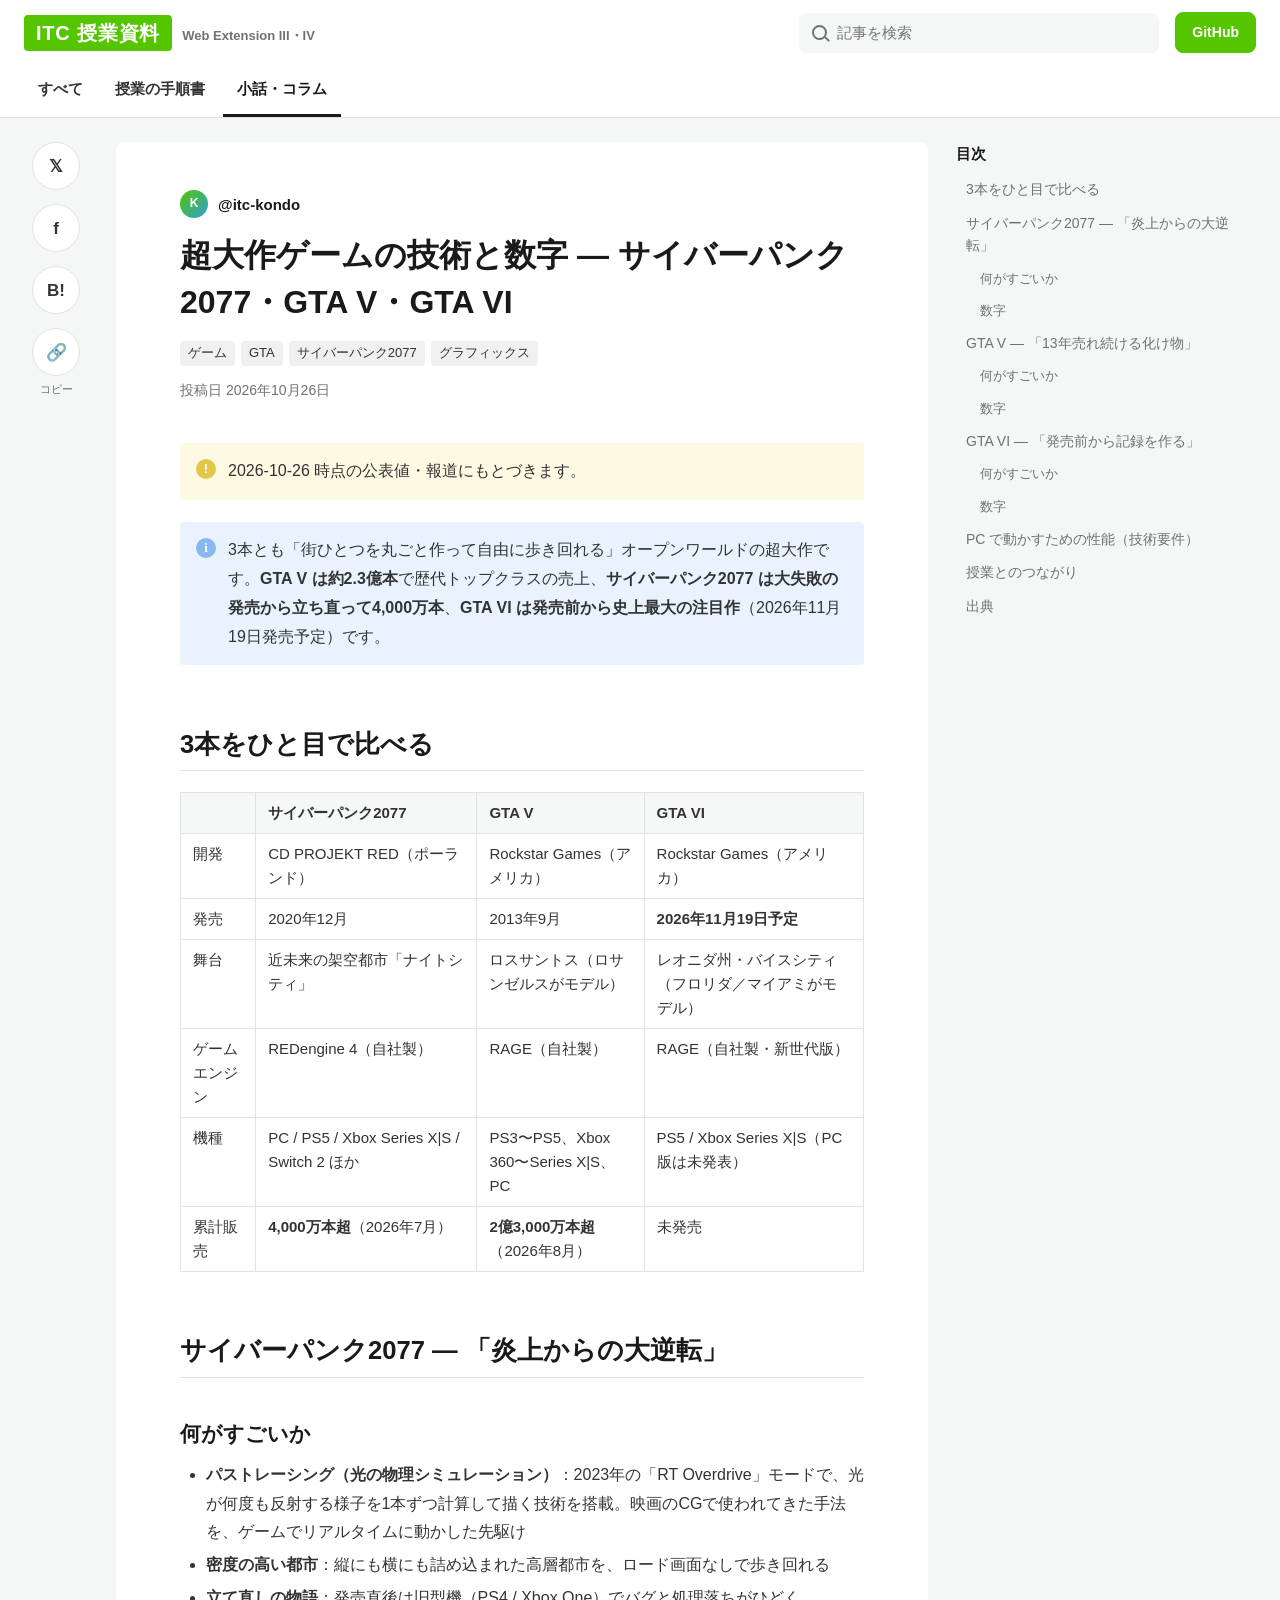
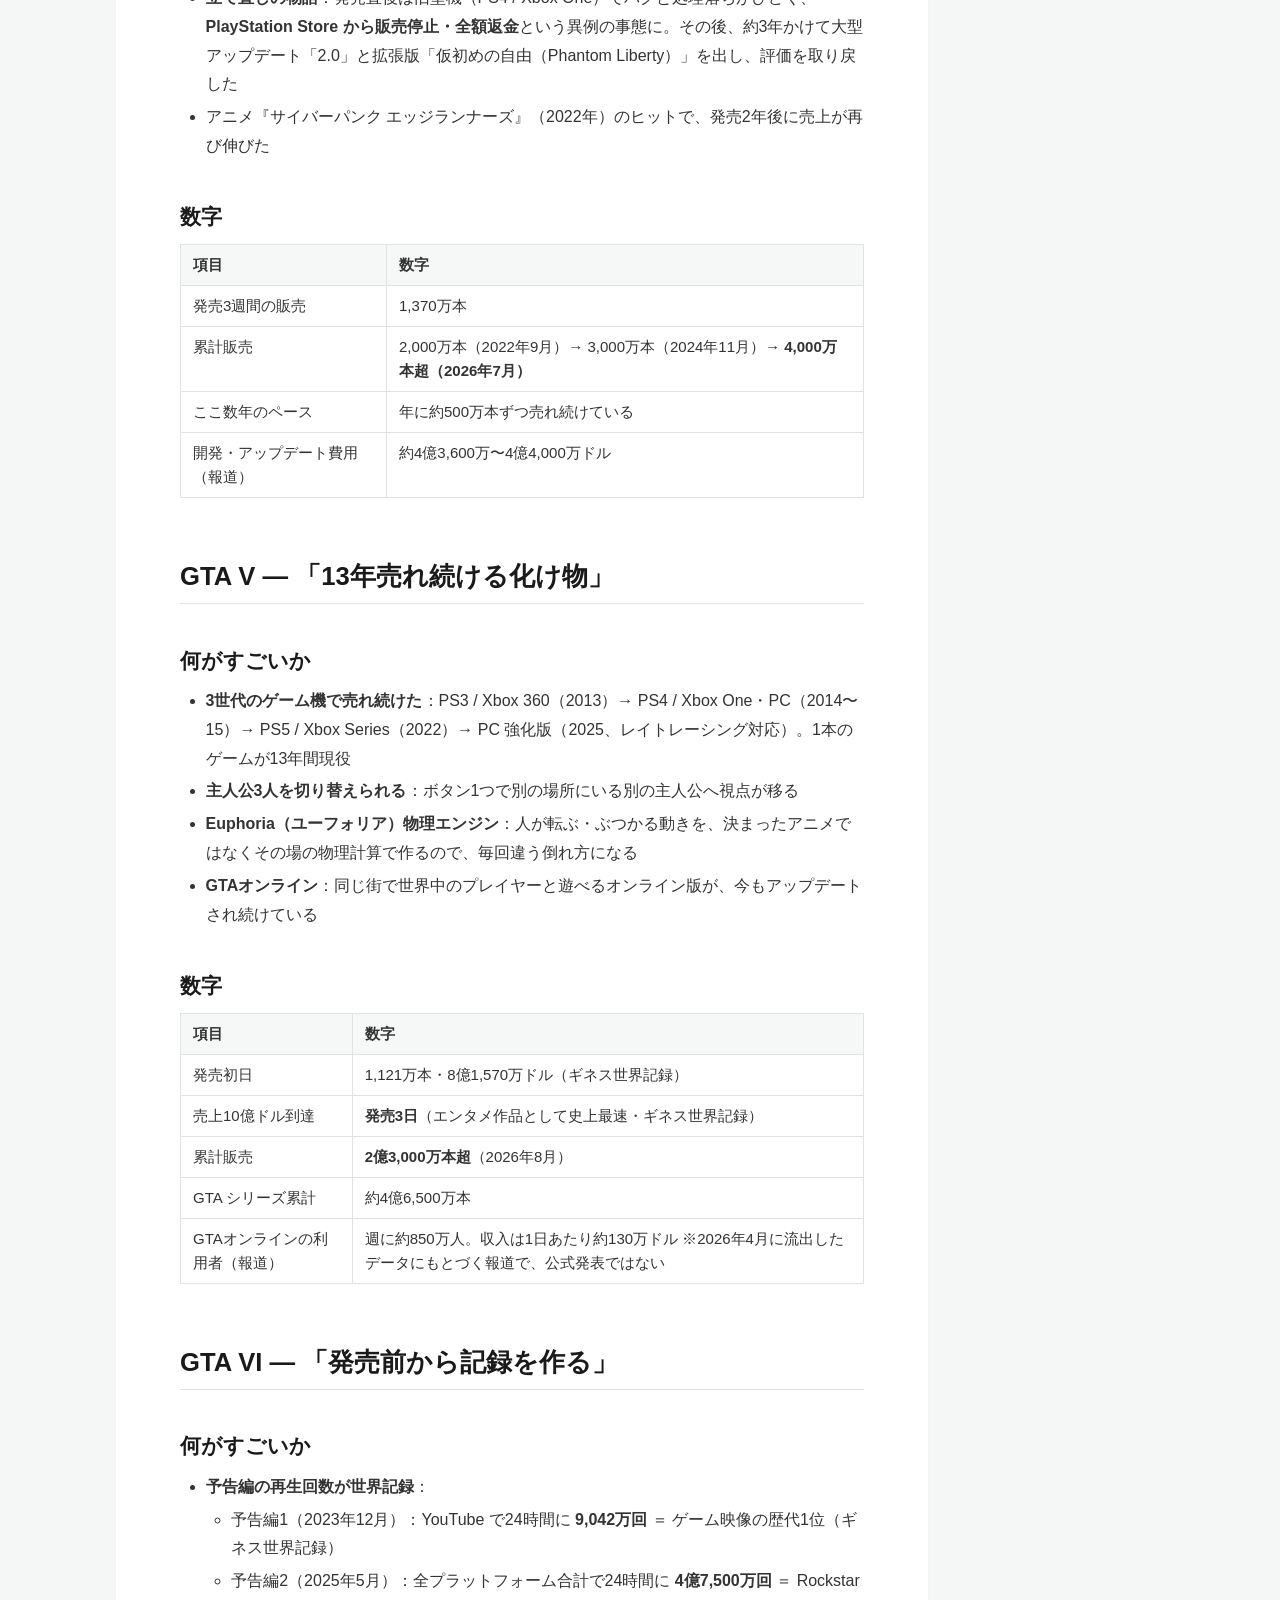
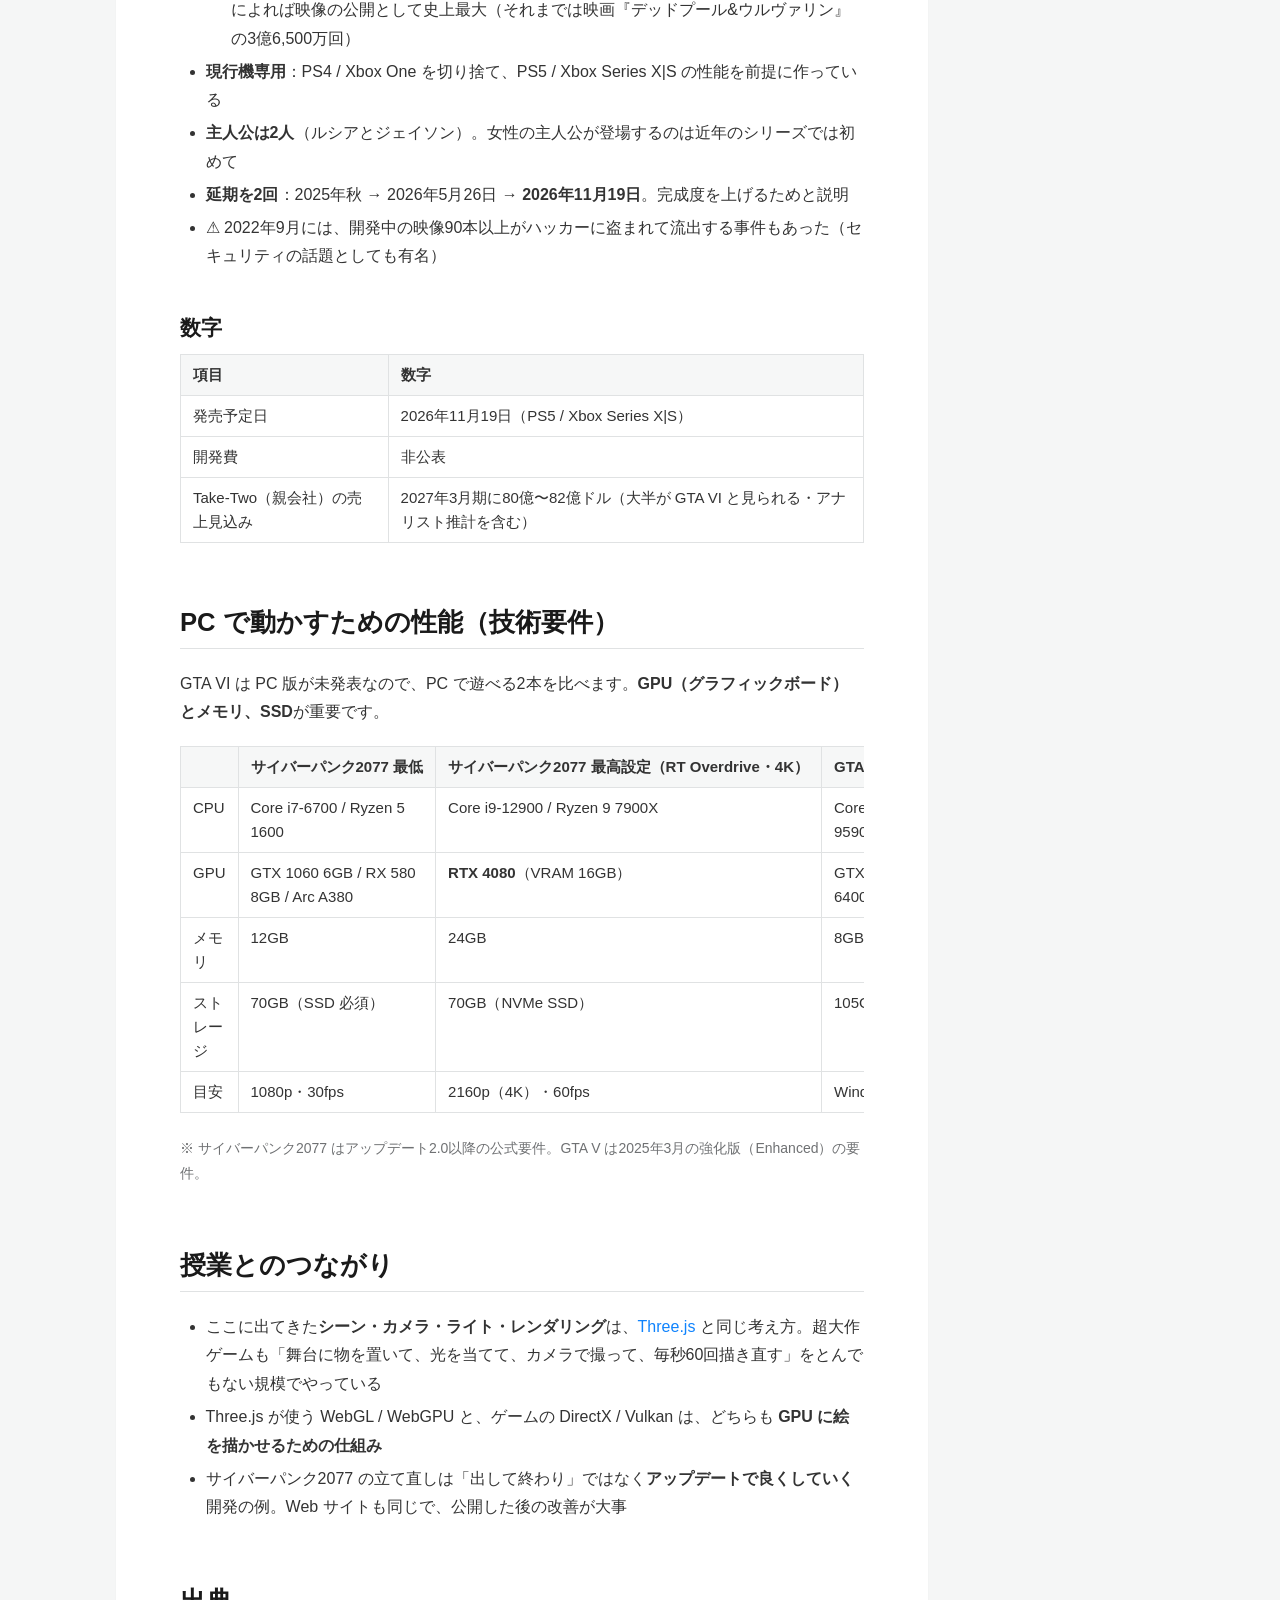
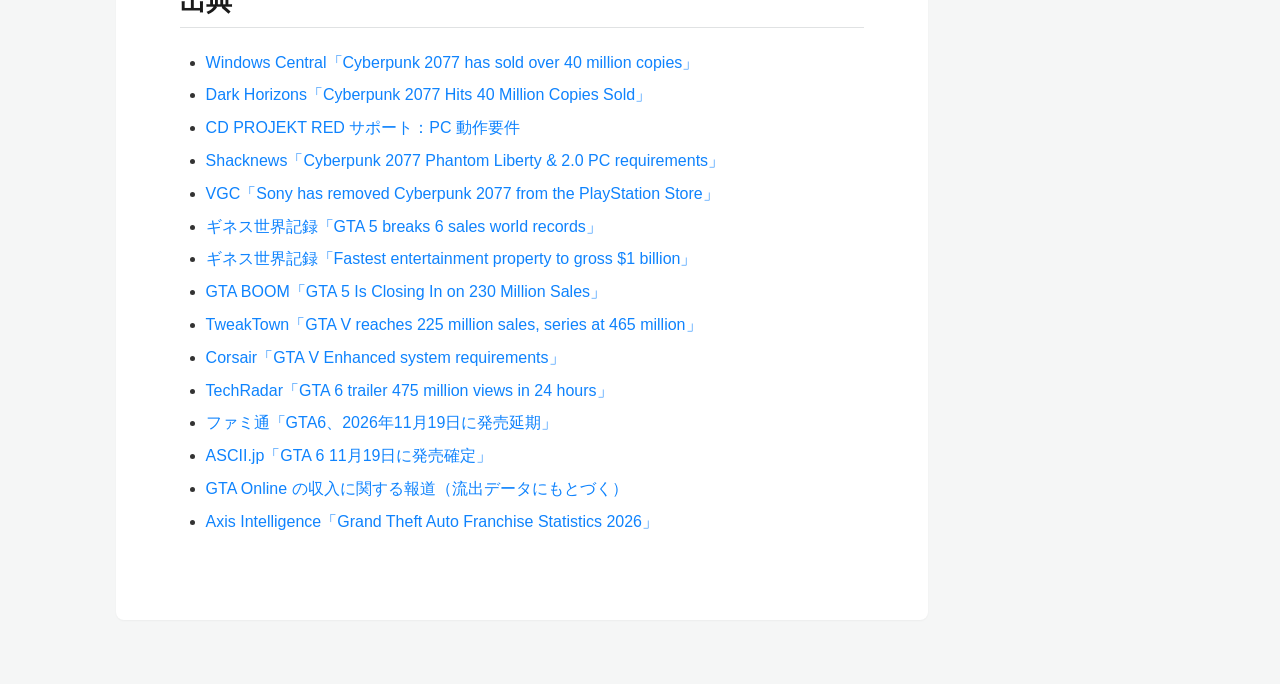
<file: games.html>
<!DOCTYPE html>
<html lang="ja">
<head>
  <meta charset="UTF-8">
  <meta name="viewport" content="width=device-width, initial-scale=1">
  <title>超大作ゲームの技術と数字</title>
  <link rel="stylesheet" href="style.css">
  <script src="site.js" defer></script>
</head>
<body>
<header class="site-header">
  <div class="header-top">
    <a class="site-logo" href="./"><span class="logo-mark">ITC 授業資料</span><span class="logo-sub">Web Extension III・IV</span></a>
    <form class="header-search" action="./" method="get" role="search"><input type="search" name="q" placeholder="記事を検索" aria-label="記事を検索"></form>
    <a class="header-btn" href="https://github.com/itc-kondo/class-materials">GitHub</a>
  </div>
  <nav class="header-tabs" aria-label="カテゴリ">
    <a data-tab="all" href="./">すべて</a>
    <a data-tab="class" href="./?tab=class">授業の手順書</a>
    <a data-tab="column" href="./?tab=column" class="active">小話・コラム</a>
  </nav>
</header>
<div class="article-layout">
<aside class="rail" aria-label="共有">
  <a href="https://x.com/intent/post?url=https%3A%2F%2Fitc-kondo.github.io%2Fclass-materials%2Fgames.html&amp;text=%E8%B6%85%E5%A4%A7%E4%BD%9C%E3%82%B2%E3%83%BC%E3%83%A0%E3%81%AE%E6%8A%80%E8%A1%93%E3%81%A8%E6%95%B0%E5%AD%97" target="_blank" rel="noopener" title="X でシェア">𝕏</a>
  <a href="https://www.facebook.com/sharer/sharer.php?u=https%3A%2F%2Fitc-kondo.github.io%2Fclass-materials%2Fgames.html" target="_blank" rel="noopener" title="Facebook でシェア">f</a>
  <a href="https://b.hatena.ne.jp/entry/s/itc-kondo.github.io/class-materials/games.html" target="_blank" rel="noopener" title="はてなブックマーク">B!</a>
  <button type="button" data-copy title="URL をコピー">🔗</button>
  <span class="rail-label">コピー</span>
</aside>
<main>
  <div class="article-meta"><span class="avatar">K</span><span class="author">@itc-kondo</span></div>
  <div class="article-title"><h1>超大作ゲームの技術と数字 ― サイバーパンク2077・GTA V・GTA VI</h1></div>
  <ul class="tags"><li>ゲーム</li><li>GTA</li><li>サイバーパンク2077</li><li>グラフィックス</li></ul>
  <p class="article-dates"><span>投稿日 2026年10月26日</span></p>
  <p class="note warn">2026-10-26 時点の公表値・報道にもとづきます。</p>

  <p class="note">3本とも「街ひとつを丸ごと作って自由に歩き回れる」オープンワールドの超大作です。<strong>GTA V は約2.3億本</strong>で歴代トップクラスの売上、<strong>サイバーパンク2077 は大失敗の発売から立ち直って4,000万本</strong>、<strong>GTA VI は発売前から史上最大の注目作</strong>（2026年11月19日発売予定）です。</p>

  <h2>3本をひと目で比べる</h2>
  <div class="table-wrap"><table>
    <thead><tr><th></th><th>サイバーパンク2077</th><th>GTA V</th><th>GTA VI</th></tr></thead>
    <tbody>
      <tr><td>開発</td><td>CD PROJEKT RED（ポーランド）</td><td>Rockstar Games（アメリカ）</td><td>Rockstar Games（アメリカ）</td></tr>
      <tr><td>発売</td><td>2020年12月</td><td>2013年9月</td><td><strong>2026年11月19日予定</strong></td></tr>
      <tr><td>舞台</td><td>近未来の架空都市「ナイトシティ」</td><td>ロスサントス（ロサンゼルスがモデル）</td><td>レオニダ州・バイスシティ（フロリダ／マイアミがモデル）</td></tr>
      <tr><td>ゲームエンジン</td><td>REDengine 4（自社製）</td><td>RAGE（自社製）</td><td>RAGE（自社製・新世代版）</td></tr>
      <tr><td>機種</td><td>PC / PS5 / Xbox Series X|S / Switch 2 ほか</td><td>PS3〜PS5、Xbox 360〜Series X|S、PC</td><td>PS5 / Xbox Series X|S（PC版は未発表）</td></tr>
      <tr><td>累計販売</td><td><strong>4,000万本超</strong>（2026年7月）</td><td><strong>2億3,000万本超</strong>（2026年8月）</td><td>未発売</td></tr>
    </tbody>
  </table></div>

  <h2>サイバーパンク2077 ― 「炎上からの大逆転」</h2>
  <h3>何がすごいか</h3>
  <ul>
    <li><strong>パストレーシング（光の物理シミュレーション）</strong>：2023年の「RT Overdrive」モードで、光が何度も反射する様子を1本ずつ計算して描く技術を搭載。映画のCGで使われてきた手法を、ゲームでリアルタイムに動かした先駆け</li>
    <li><strong>密度の高い都市</strong>：縦にも横にも詰め込まれた高層都市を、ロード画面なしで歩き回れる</li>
    <li><strong>立て直しの物語</strong>：発売直後は旧型機（PS4 / Xbox One）でバグと処理落ちがひどく、<strong>PlayStation Store から販売停止・全額返金</strong>という異例の事態に。その後、約3年かけて大型アップデート「2.0」と拡張版「仮初めの自由（Phantom Liberty）」を出し、評価を取り戻した</li>
    <li>アニメ『サイバーパンク エッジランナーズ』（2022年）のヒットで、発売2年後に売上が再び伸びた</li>
  </ul>
  <h3>数字</h3>
  <div class="table-wrap"><table>
    <thead><tr><th>項目</th><th>数字</th></tr></thead>
    <tbody>
      <tr><td>発売3週間の販売</td><td>1,370万本</td></tr>
      <tr><td>累計販売</td><td>2,000万本（2022年9月）→ 3,000万本（2024年11月）→ <strong>4,000万本超（2026年7月）</strong></td></tr>
      <tr><td>ここ数年のペース</td><td>年に約500万本ずつ売れ続けている</td></tr>
      <tr><td>開発・アップデート費用（報道）</td><td>約4億3,600万〜4億4,000万ドル</td></tr>
    </tbody>
  </table></div>

  <h2>GTA V ― 「13年売れ続ける化け物」</h2>
  <h3>何がすごいか</h3>
  <ul>
    <li><strong>3世代のゲーム機で売れ続けた</strong>：PS3 / Xbox 360（2013）→ PS4 / Xbox One・PC（2014〜15）→ PS5 / Xbox Series（2022）→ PC 強化版（2025、レイトレーシング対応）。1本のゲームが13年間現役</li>
    <li><strong>主人公3人を切り替えられる</strong>：ボタン1つで別の場所にいる別の主人公へ視点が移る</li>
    <li><strong>Euphoria（ユーフォリア）物理エンジン</strong>：人が転ぶ・ぶつかる動きを、決まったアニメではなくその場の物理計算で作るので、毎回違う倒れ方になる</li>
    <li><strong>GTAオンライン</strong>：同じ街で世界中のプレイヤーと遊べるオンライン版が、今もアップデートされ続けている</li>
  </ul>
  <h3>数字</h3>
  <div class="table-wrap"><table>
    <thead><tr><th>項目</th><th>数字</th></tr></thead>
    <tbody>
      <tr><td>発売初日</td><td>1,121万本・8億1,570万ドル（ギネス世界記録）</td></tr>
      <tr><td>売上10億ドル到達</td><td><strong>発売3日</strong>（エンタメ作品として史上最速・ギネス世界記録）</td></tr>
      <tr><td>累計販売</td><td><strong>2億3,000万本超</strong>（2026年8月）</td></tr>
      <tr><td>GTA シリーズ累計</td><td>約4億6,500万本</td></tr>
      <tr><td>GTAオンラインの利用者（報道）</td><td>週に約850万人。収入は1日あたり約130万ドル ※2026年4月に流出したデータにもとづく報道で、公式発表ではない</td></tr>
    </tbody>
  </table></div>

  <h2>GTA VI ― 「発売前から記録を作る」</h2>
  <h3>何がすごいか</h3>
  <ul>
    <li><strong>予告編の再生回数が世界記録</strong>：
      <ul>
        <li>予告編1（2023年12月）：YouTube で24時間に <strong>9,042万回</strong> ＝ ゲーム映像の歴代1位（ギネス世界記録）</li>
        <li>予告編2（2025年5月）：全プラットフォーム合計で24時間に <strong>4億7,500万回</strong> ＝ Rockstar によれば映像の公開として史上最大（それまでは映画『デッドプール&amp;ウルヴァリン』の3億6,500万回）</li>
      </ul>
    </li>
    <li><strong>現行機専用</strong>：PS4 / Xbox One を切り捨て、PS5 / Xbox Series X|S の性能を前提に作っている</li>
    <li><strong>主人公は2人</strong>（ルシアとジェイソン）。女性の主人公が登場するのは近年のシリーズでは初めて</li>
    <li><strong>延期を2回</strong>：2025年秋 → 2026年5月26日 → <strong>2026年11月19日</strong>。完成度を上げるためと説明</li>
    <li>⚠ 2022年9月には、開発中の映像90本以上がハッカーに盗まれて流出する事件もあった（セキュリティの話題としても有名）</li>
  </ul>
  <h3>数字</h3>
  <div class="table-wrap"><table>
    <thead><tr><th>項目</th><th>数字</th></tr></thead>
    <tbody>
      <tr><td>発売予定日</td><td>2026年11月19日（PS5 / Xbox Series X|S）</td></tr>
      <tr><td>開発費</td><td>非公表</td></tr>
      <tr><td>Take-Two（親会社）の売上見込み</td><td>2027年3月期に80億〜82億ドル（大半が GTA VI と見られる・アナリスト推計を含む）</td></tr>
    </tbody>
  </table></div>

  <h2>PC で動かすための性能（技術要件）</h2>
  <p>GTA VI は PC 版が未発表なので、PC で遊べる2本を比べます。<strong>GPU（グラフィックボード）とメモリ、SSD</strong>が重要です。</p>
  <div class="table-wrap"><table>
    <thead><tr><th></th><th>サイバーパンク2077 最低</th><th>サイバーパンク2077 最高設定（RT Overdrive・4K）</th><th>GTA V 強化版 最低</th><th>GTA V 強化版 推奨</th></tr></thead>
    <tbody>
      <tr><td>CPU</td><td>Core i7-6700 / Ryzen 5 1600</td><td>Core i9-12900 / Ryzen 9 7900X</td><td>Core i7-4770 / FX-9590</td><td>Core i5-9600K / Ryzen 5 3600</td></tr>
      <tr><td>GPU</td><td>GTX 1060 6GB / RX 580 8GB / Arc A380</td><td><strong>RTX 4080</strong>（VRAM 16GB）</td><td>GTX 1630 / RX 6400（4GB）</td><td>RTX 3060 / RX 6600 XT（8GB）</td></tr>
      <tr><td>メモリ</td><td>12GB</td><td>24GB</td><td>8GB</td><td>16GB</td></tr>
      <tr><td>ストレージ</td><td>70GB（SSD 必須）</td><td>70GB（NVMe SSD）</td><td>105GB</td><td>105GB（SSD）</td></tr>
      <tr><td>目安</td><td>1080p・30fps</td><td>2160p（4K）・60fps</td><td colspan="2">Windows 10 / 11</td></tr>
    </tbody>
  </table></div>
  <p class="date">※ サイバーパンク2077 はアップデート2.0以降の公式要件。GTA V は2025年3月の強化版（Enhanced）の要件。</p>

  <h2>授業とのつながり</h2>
  <ul>
    <li>ここに出てきた<strong>シーン・カメラ・ライト・レンダリング</strong>は、<a href="threejs.html">Three.js</a> と同じ考え方。超大作ゲームも「舞台に物を置いて、光を当てて、カメラで撮って、毎秒60回描き直す」をとんでもない規模でやっている</li>
    <li>Three.js が使う WebGL / WebGPU と、ゲームの DirectX / Vulkan は、どちらも <strong>GPU に絵を描かせるための仕組み</strong></li>
    <li>サイバーパンク2077 の立て直しは「出して終わり」ではなく<strong>アップデートで良くしていく</strong>開発の例。Web サイトも同じで、公開した後の改善が大事</li>
  </ul>

  <h2>出典</h2>
  <ul>
    <li><a href="https://www.windowscentral.com/gaming/cyberpunk-2077-has-sold-over-40-million-copies">Windows Central「Cyberpunk 2077 has sold over 40 million copies」</a></li>
    <li><a href="https://www.darkhorizons.com/cyberpunk-2077-hits-40-million-copies-sold/">Dark Horizons「Cyberpunk 2077 Hits 40 Million Copies Sold」</a></li>
    <li><a href="https://support.cdprojektred.com/en/cyberpunk/pc/sp-technical/issue/1556/pc-system-requirements">CD PROJEKT RED サポート：PC 動作要件</a></li>
    <li><a href="https://www.shacknews.com/article/121633/cyberpunk-2077-phantom-liberty-pc-specs">Shacknews「Cyberpunk 2077 Phantom Liberty &amp; 2.0 PC requirements」</a></li>
    <li><a href="https://www.videogameschronicle.com/news/sony-has-removed-cyberpunk-2077-from-the-playstation-store-and-is-offering-refunds">VGC「Sony has removed Cyberpunk 2077 from the PlayStation Store」</a></li>
    <li><a href="https://guinnessworldrecords.com/news/2013/10/confirmed-grand-theft-auto-breaks-six-sales-world-records-51900">ギネス世界記録「GTA 5 breaks 6 sales world records」</a></li>
    <li><a href="https://www.guinnessworldrecords.com/world-records/105330-fastest-entertainment-property-to-gross-1-billion">ギネス世界記録「Fastest entertainment property to gross $1 billion」</a></li>
    <li><a href="https://www.gtaboom.com/gta-v-keeps-selling-millions-and-gta-6-is-five-months-away-ed49">GTA BOOM「GTA 5 Is Closing In on 230 Million Sales」</a></li>
    <li><a href="https://www.tweaktown.com/news/110014/gta-v-reaches-225-million-sales-total-grand-theft-auto-series-now-at-465-million/index.html">TweakTown「GTA V reaches 225 million sales, series at 465 million」</a></li>
    <li><a href="https://www.corsair.com/explorer/gamer/gaming-pcs/gta-v-enhanced-system-requirements-and-recommended-specs/">Corsair「GTA V Enhanced system requirements」</a></li>
    <li><a href="https://www.techradar.com/gaming/the-latest-grand-theft-auto-6-trailer-has-set-a-major-record-by-racking-up-475-million-views-in-just-24-hours">TechRadar「GTA 6 trailer 475 million views in 24 hours」</a></li>
    <li><a href="https://www.famitsu.com/article/202511/57127">ファミ通「GTA6、2026年11月19日に発売延期」</a></li>
    <li><a href="https://ascii.jp/elem/000/004/404/4404310/">ASCII.jp「GTA 6 11月19日に発売確定」</a></li>
    <li><a href="https://365.military.com/off-duty/games/gta-online-still-bringing-unbelievable-amount-of-money-every-day.html">GTA Online の収入に関する報道（流出データにもとづく）</a></li>
    <li><a href="https://axis-intelligence.com/?p=32525">Axis Intelligence「Grand Theft Auto Franchise Statistics 2026」</a></li>
  </ul>
</main>
<aside class="side"><nav class="toc" data-auto aria-label="目次"></nav></aside>
</div>
</body>
</html>
</file>
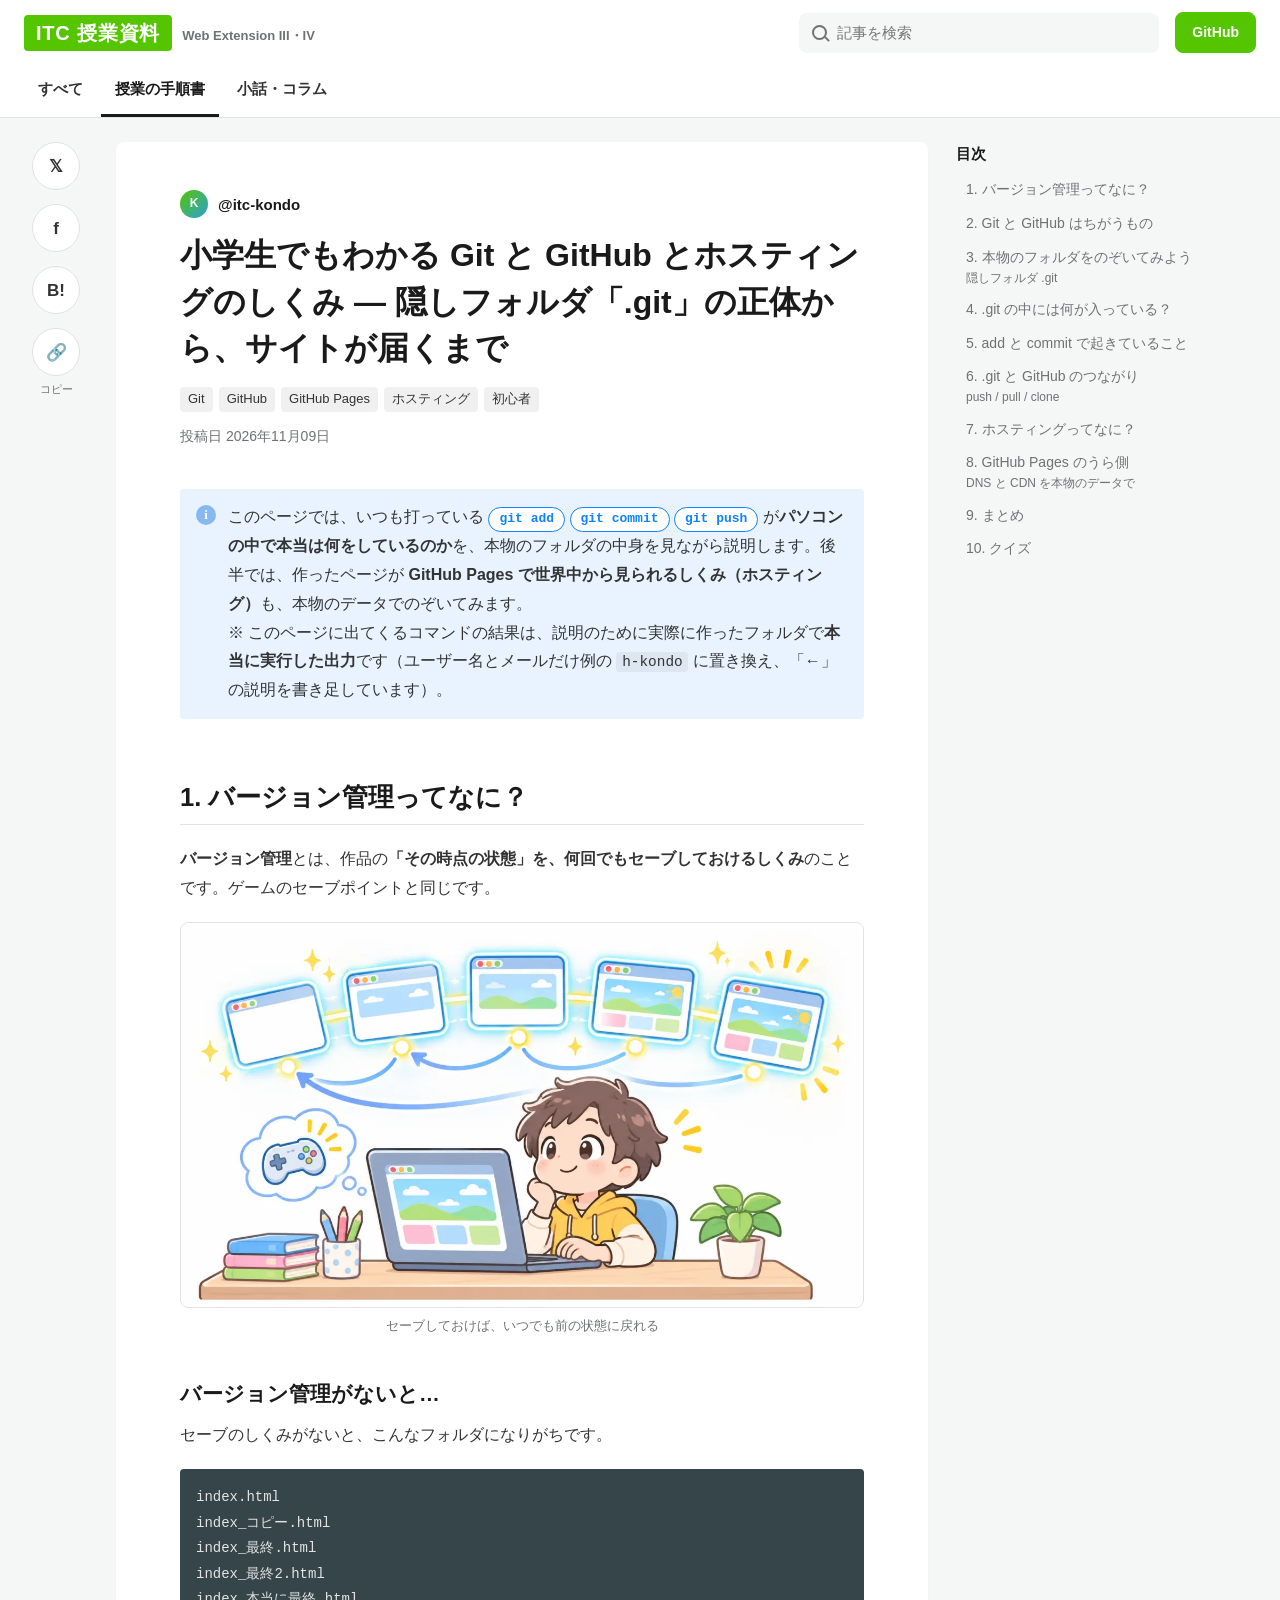
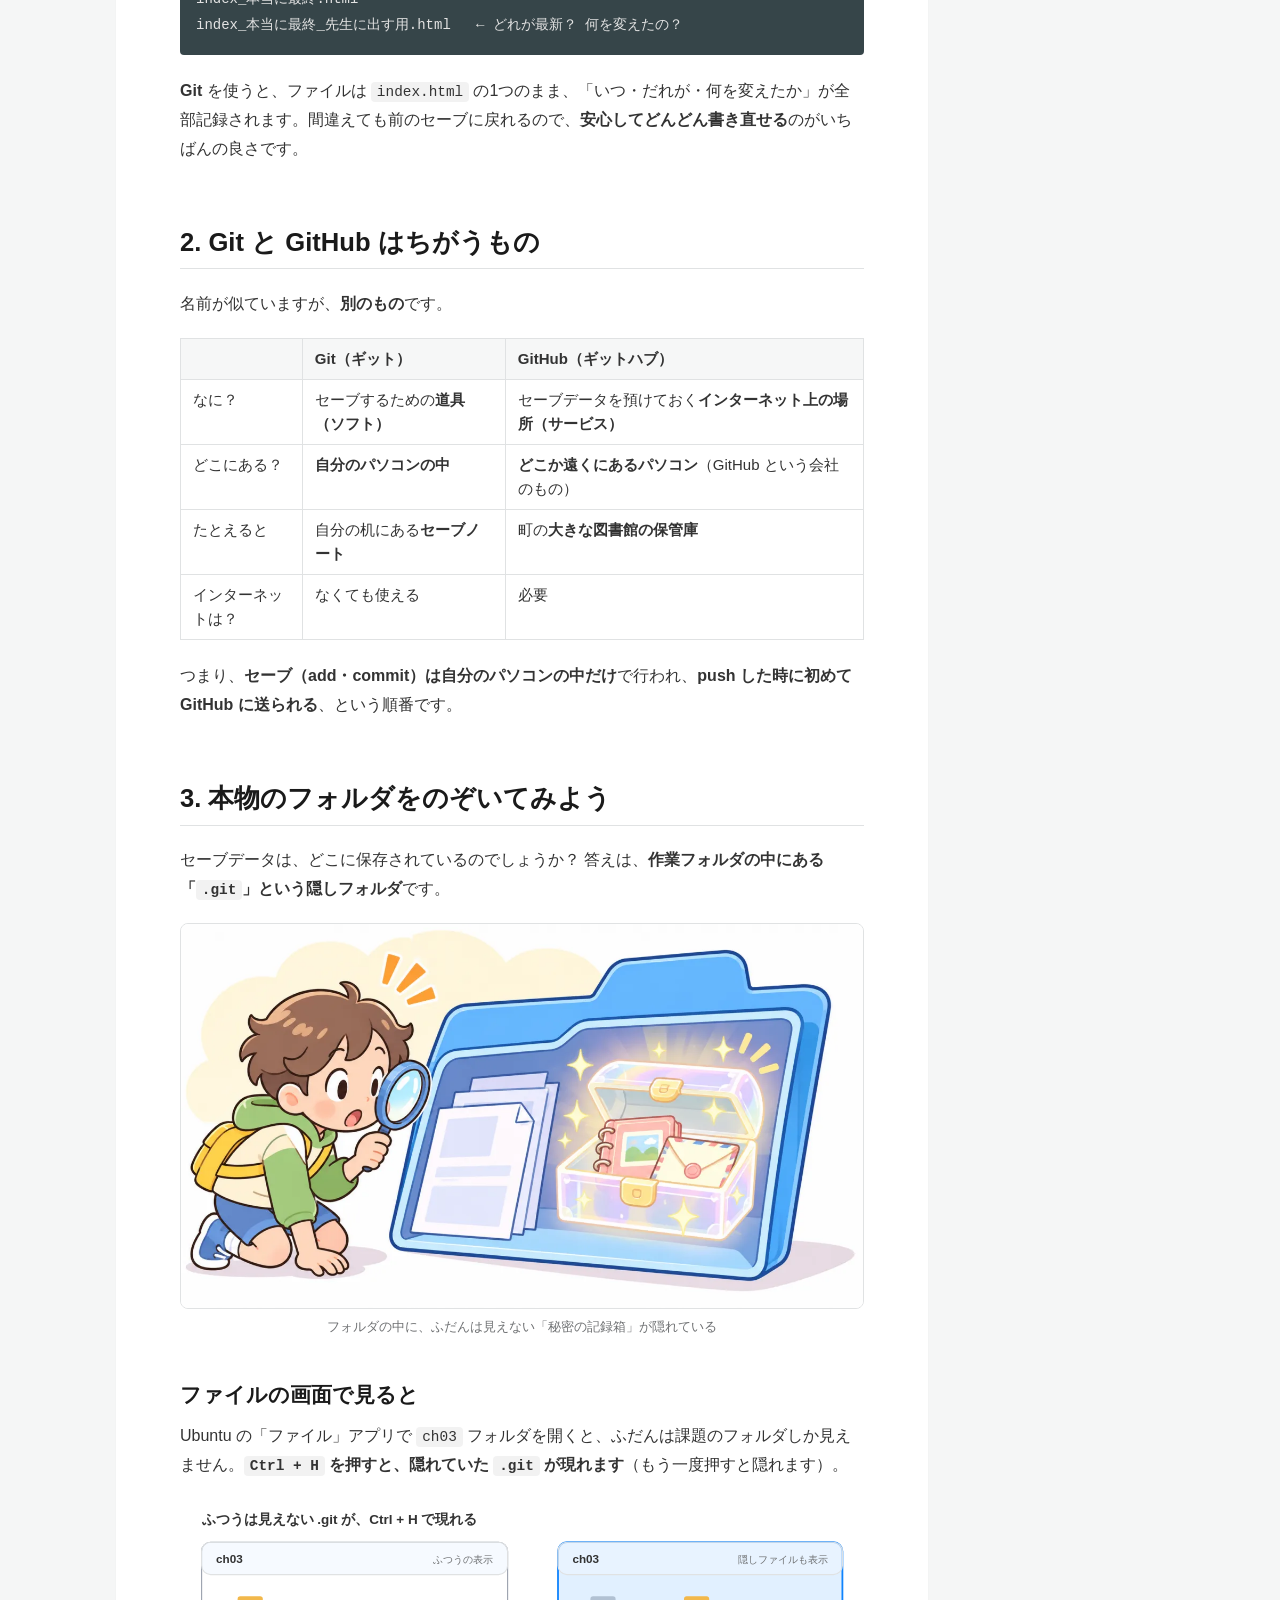
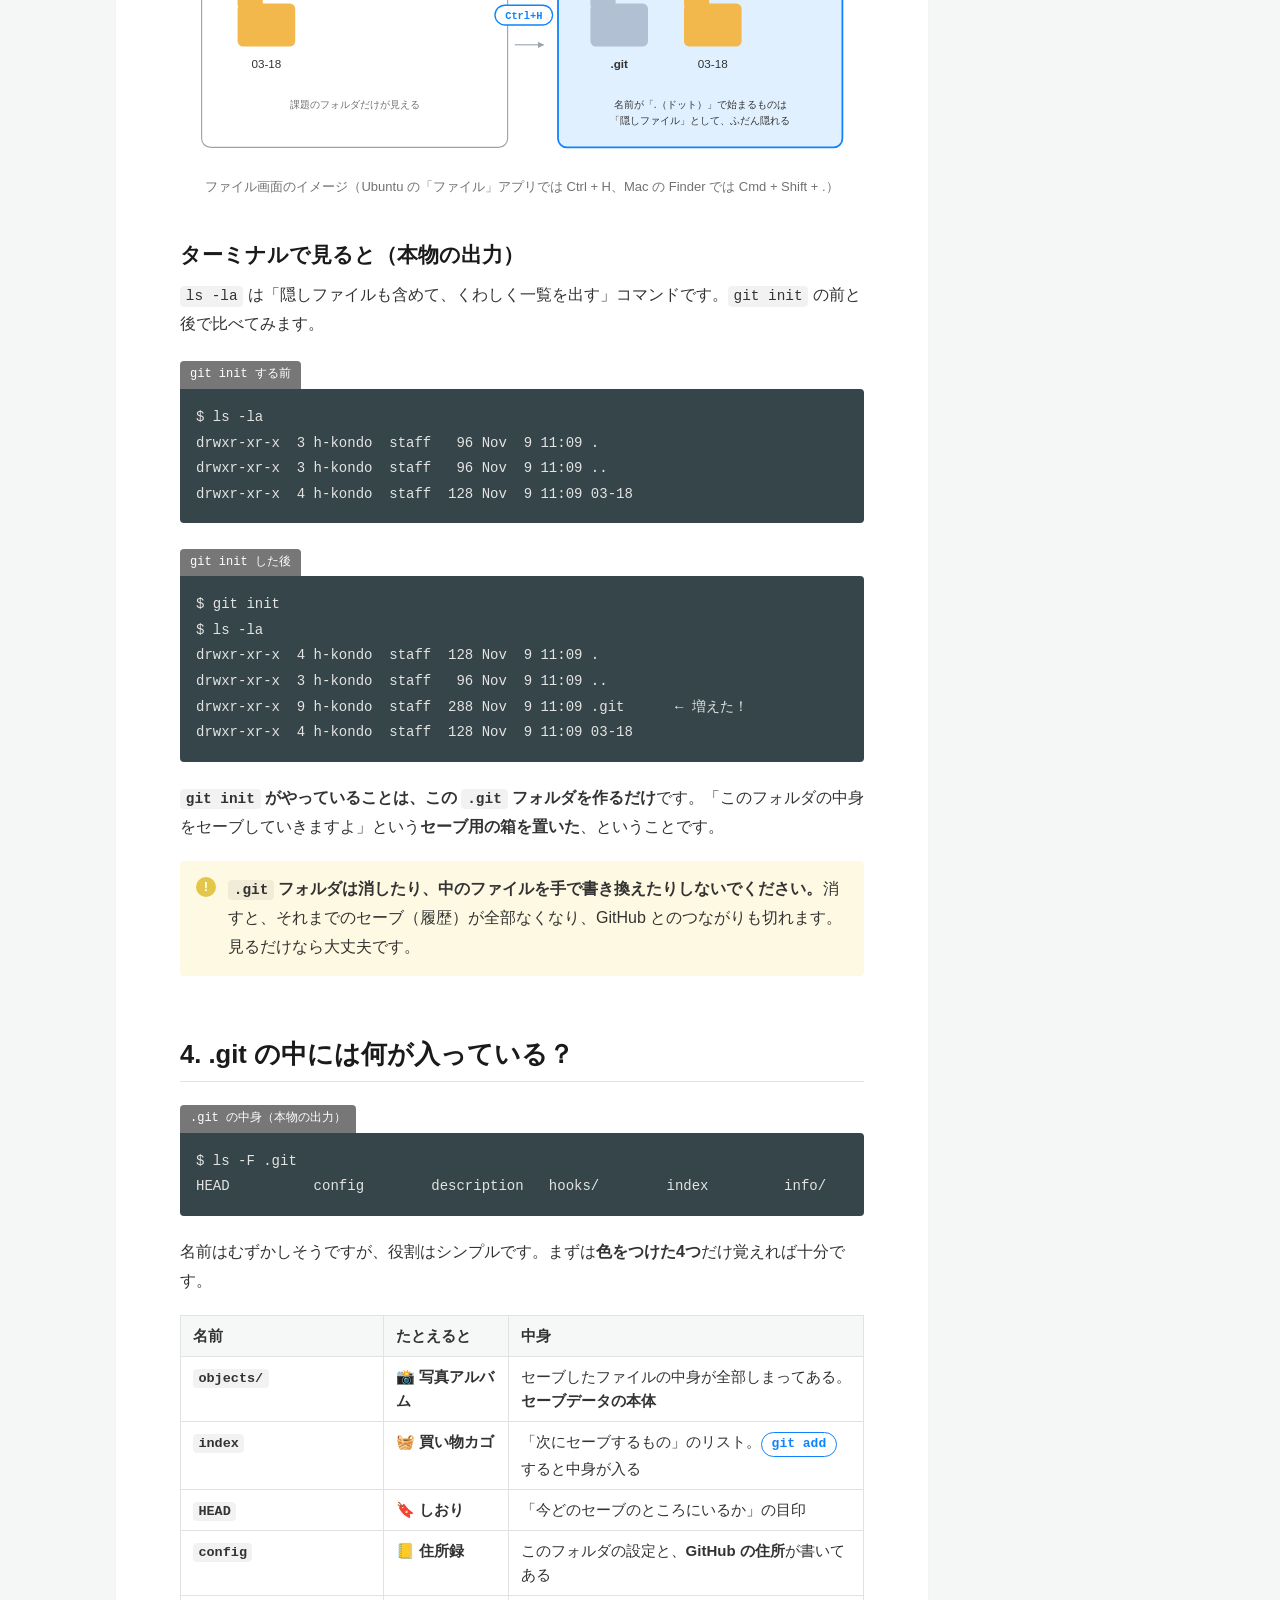
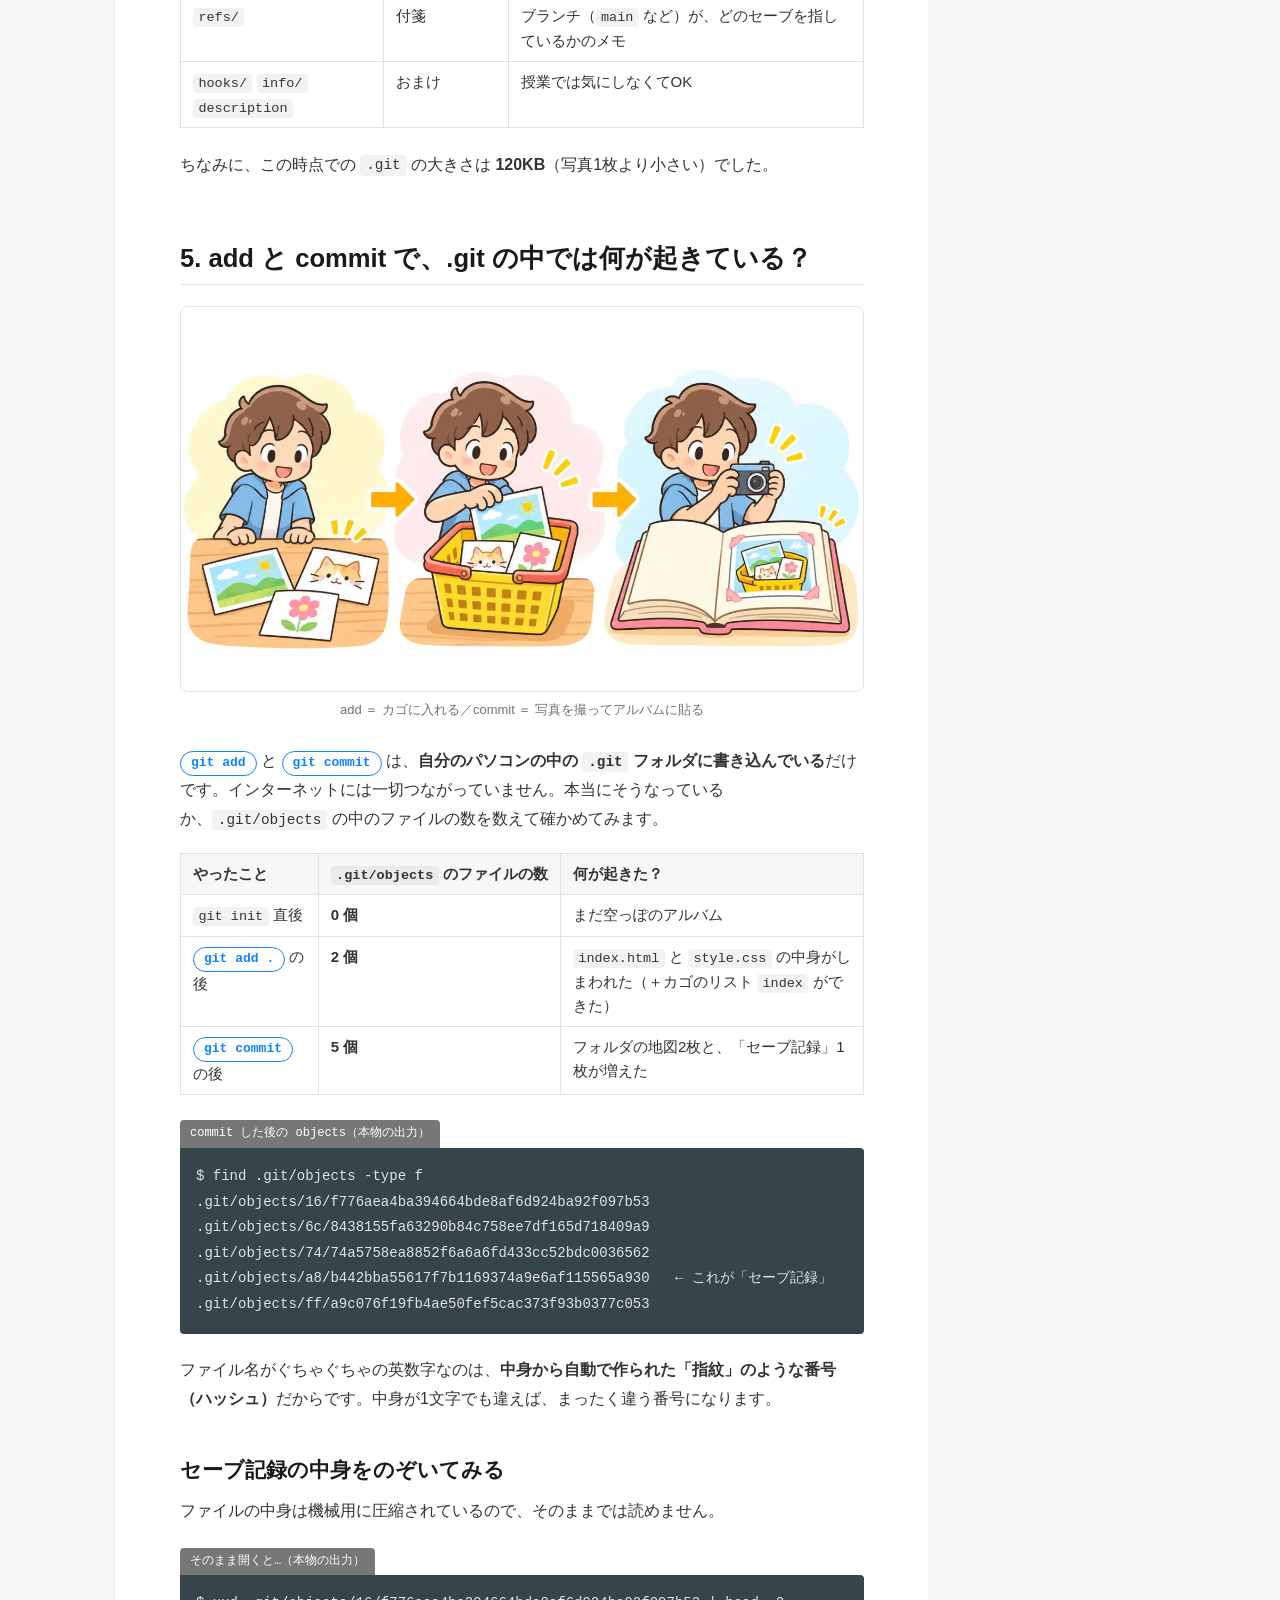
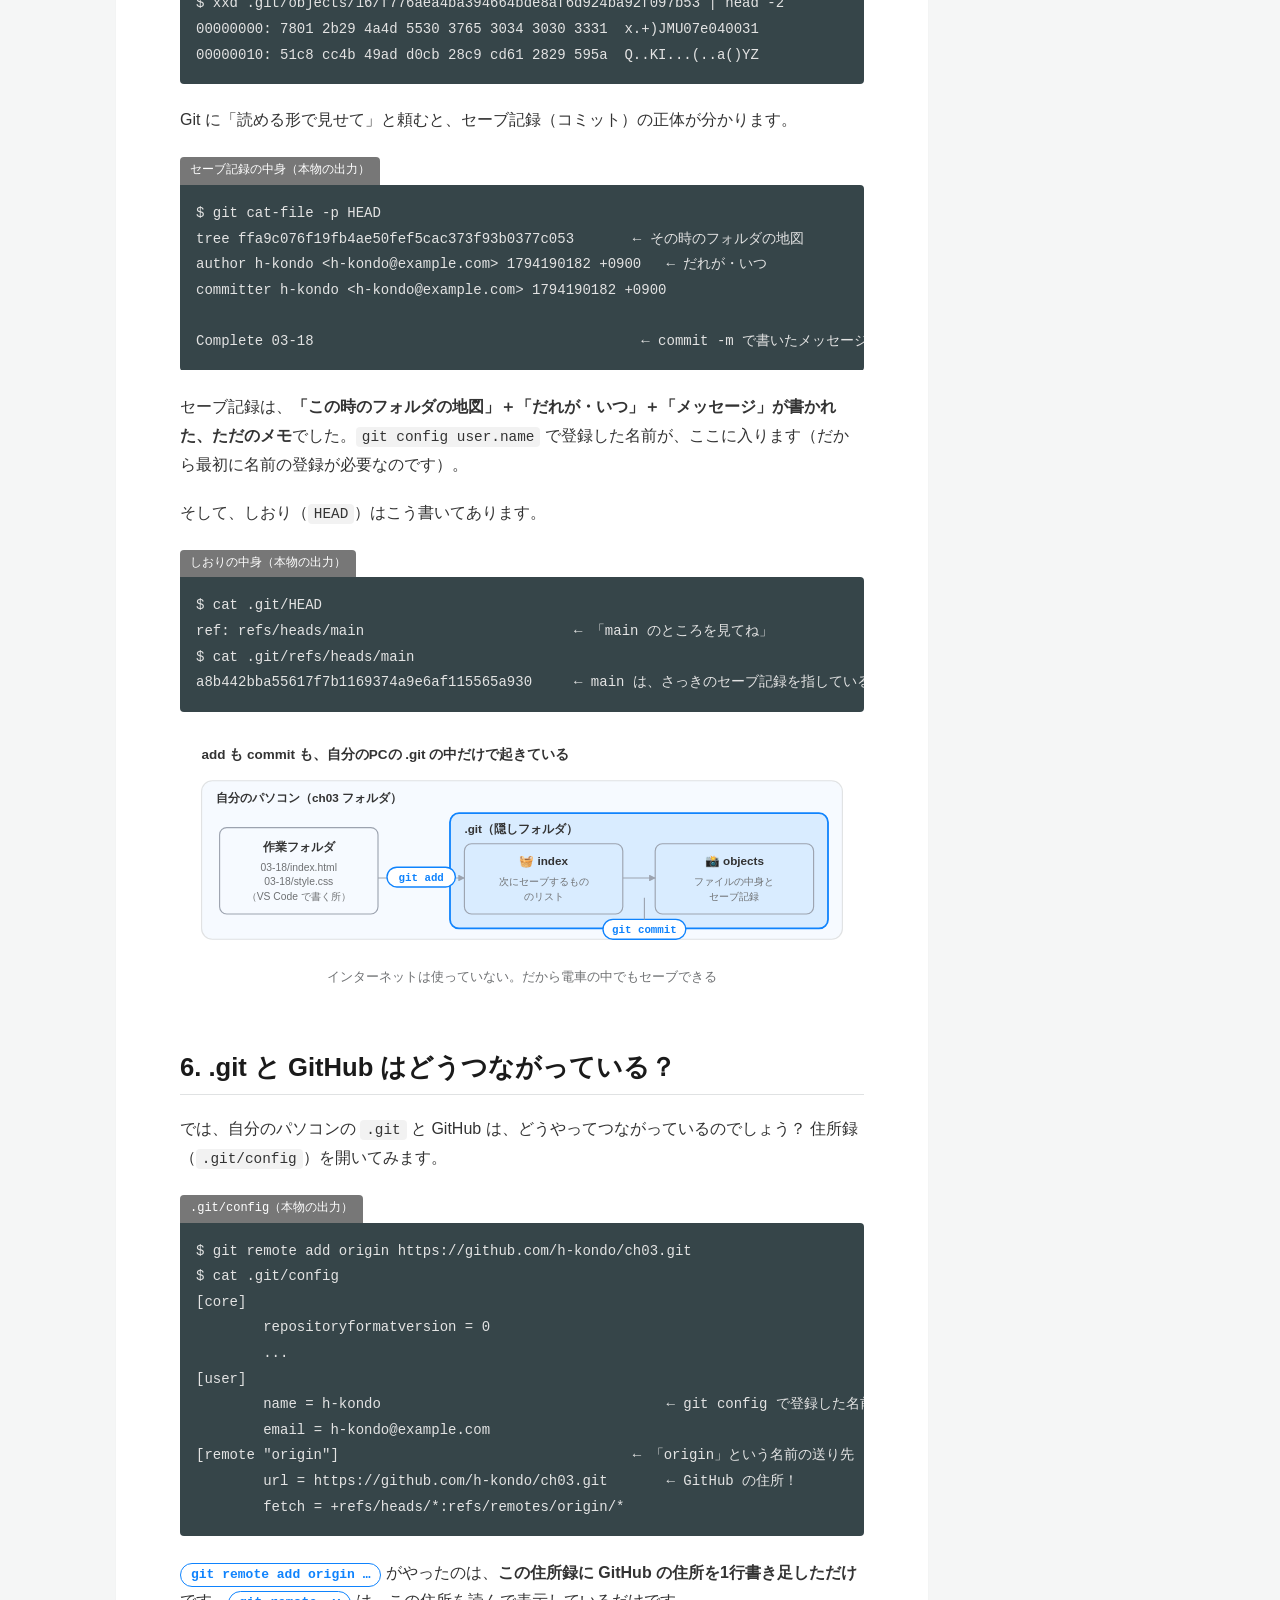
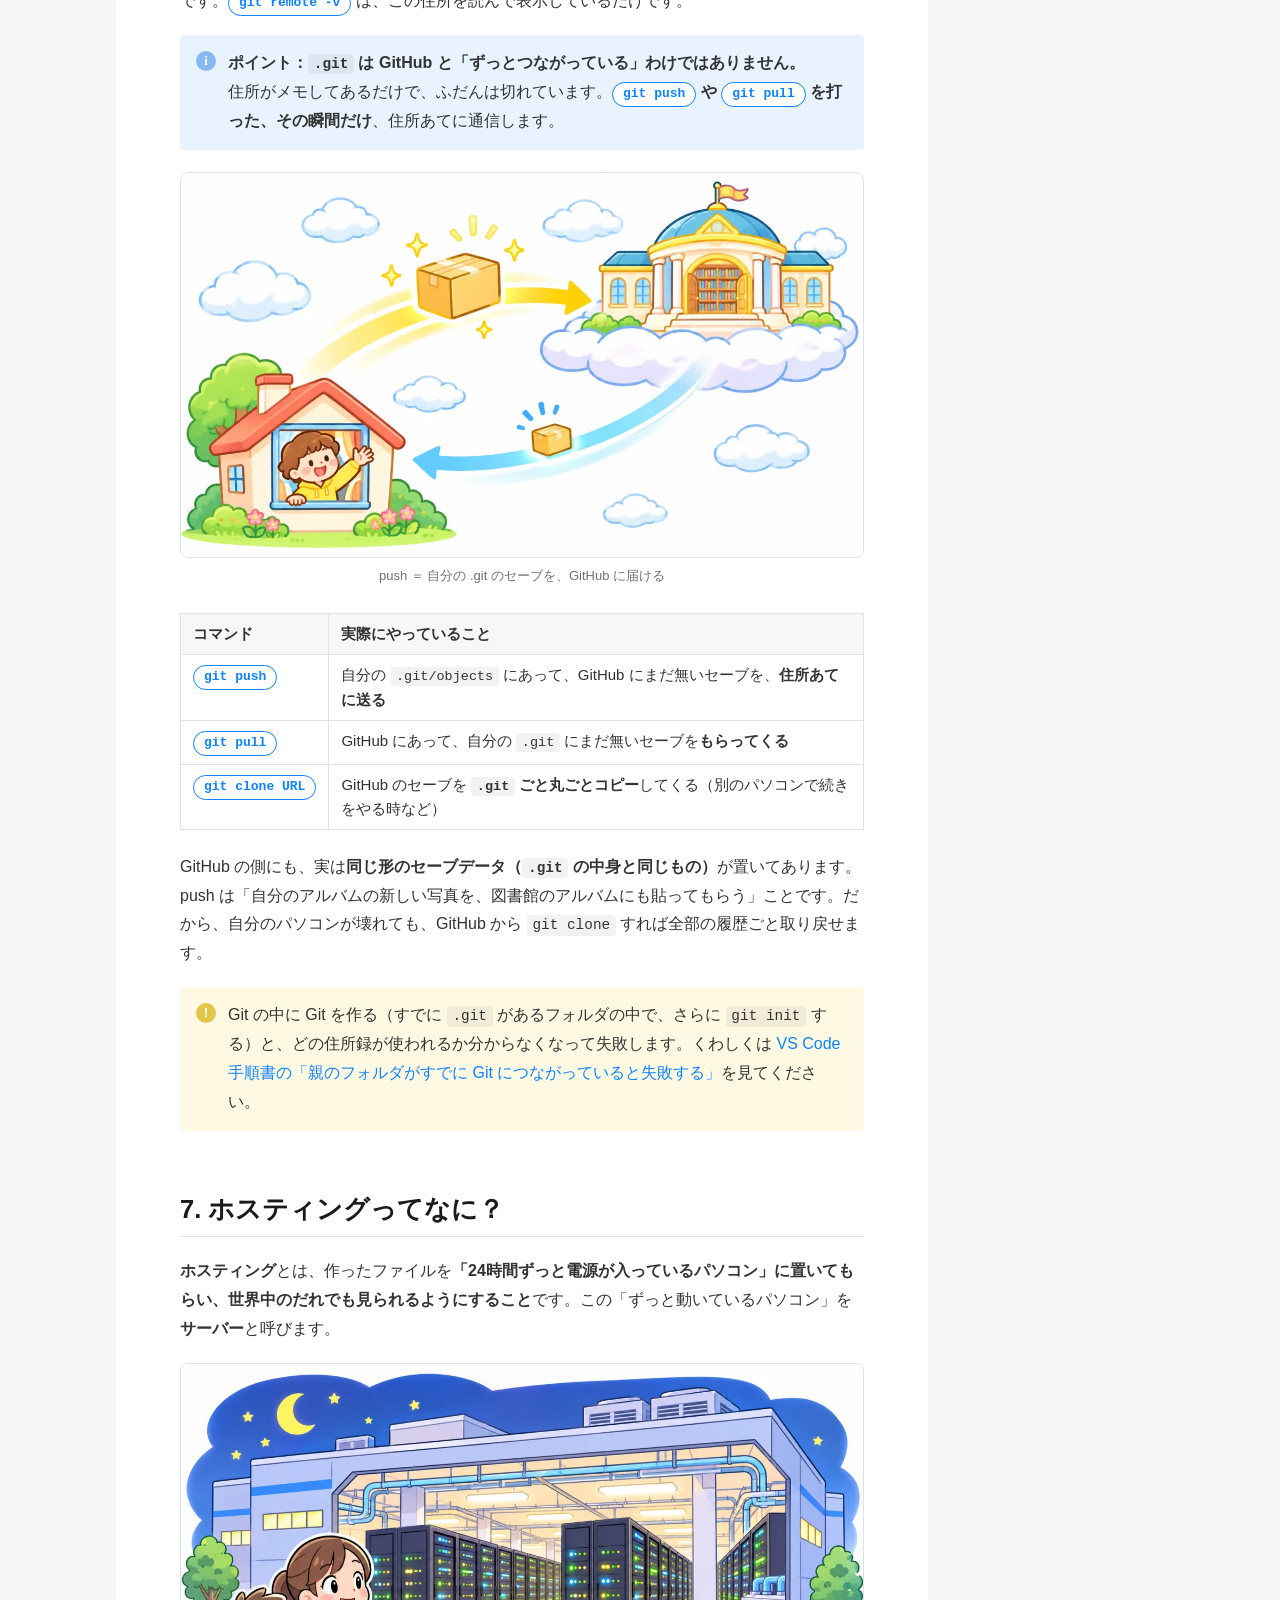
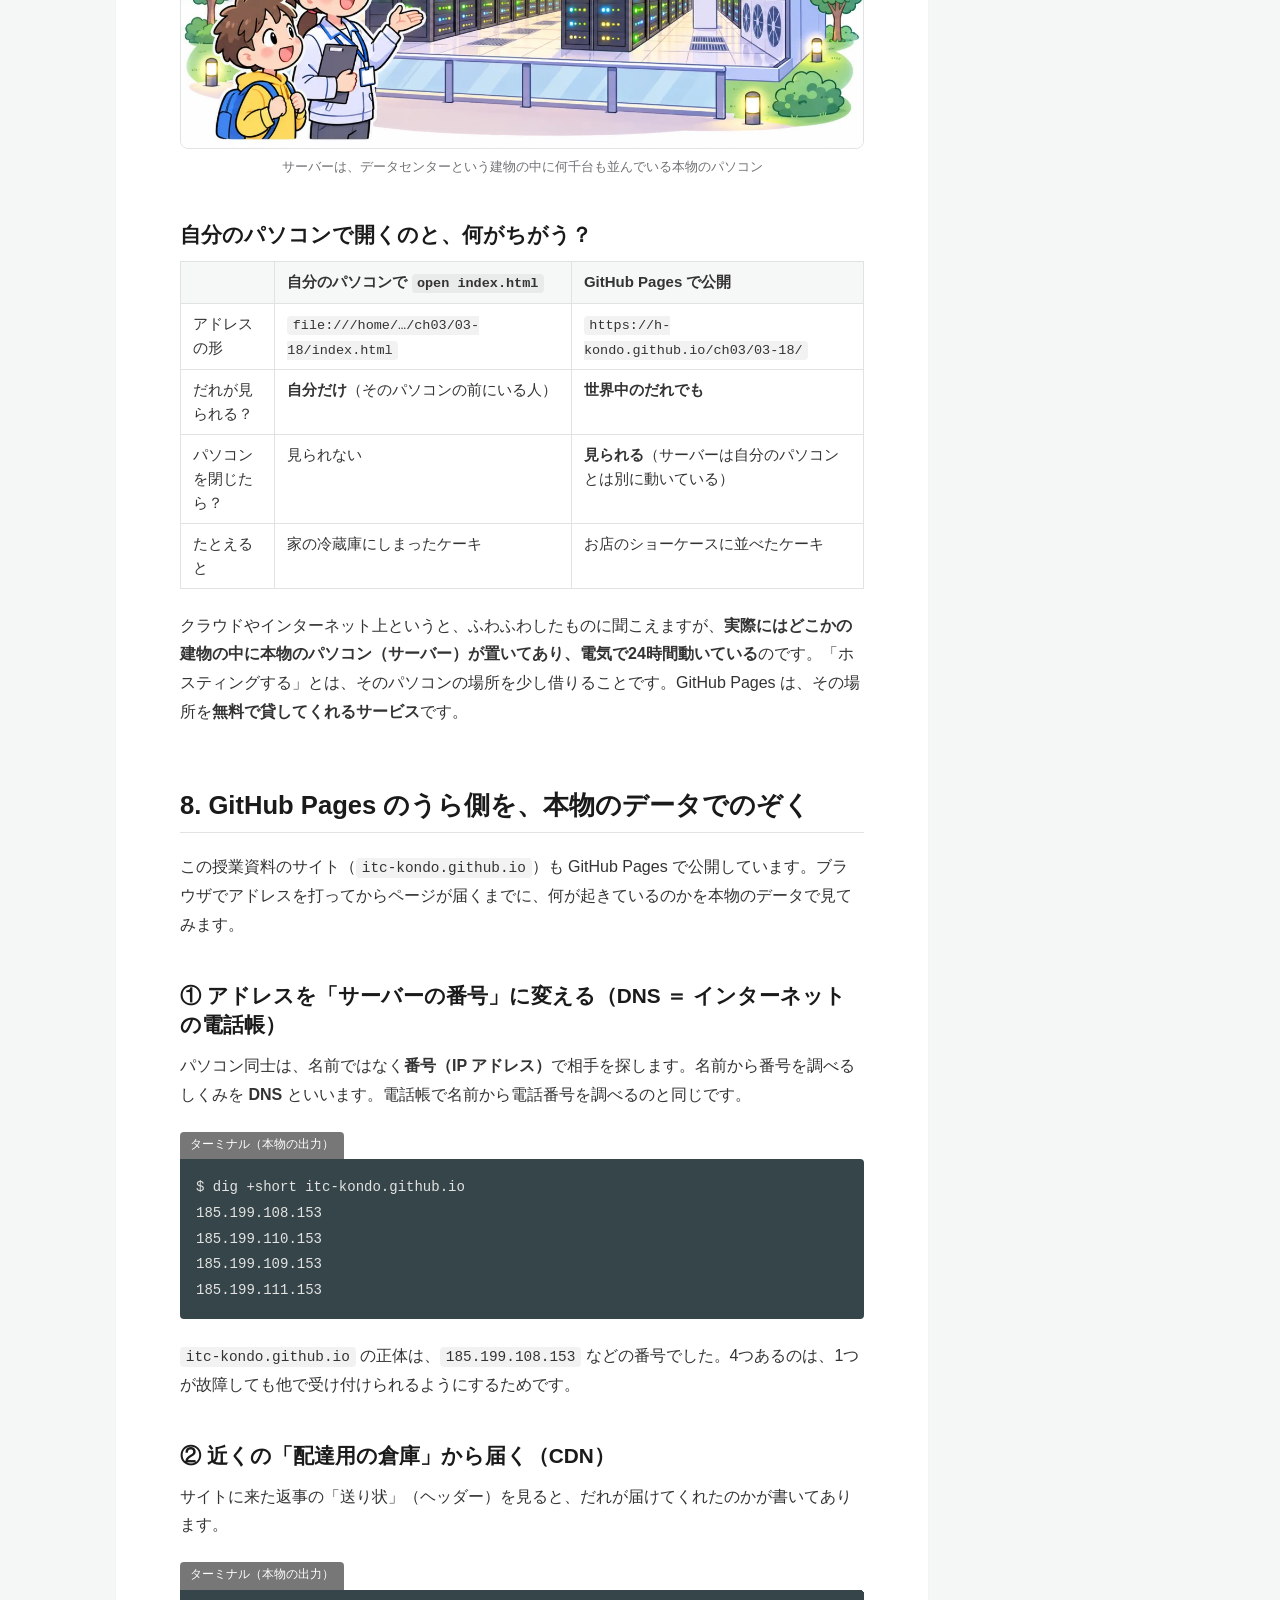
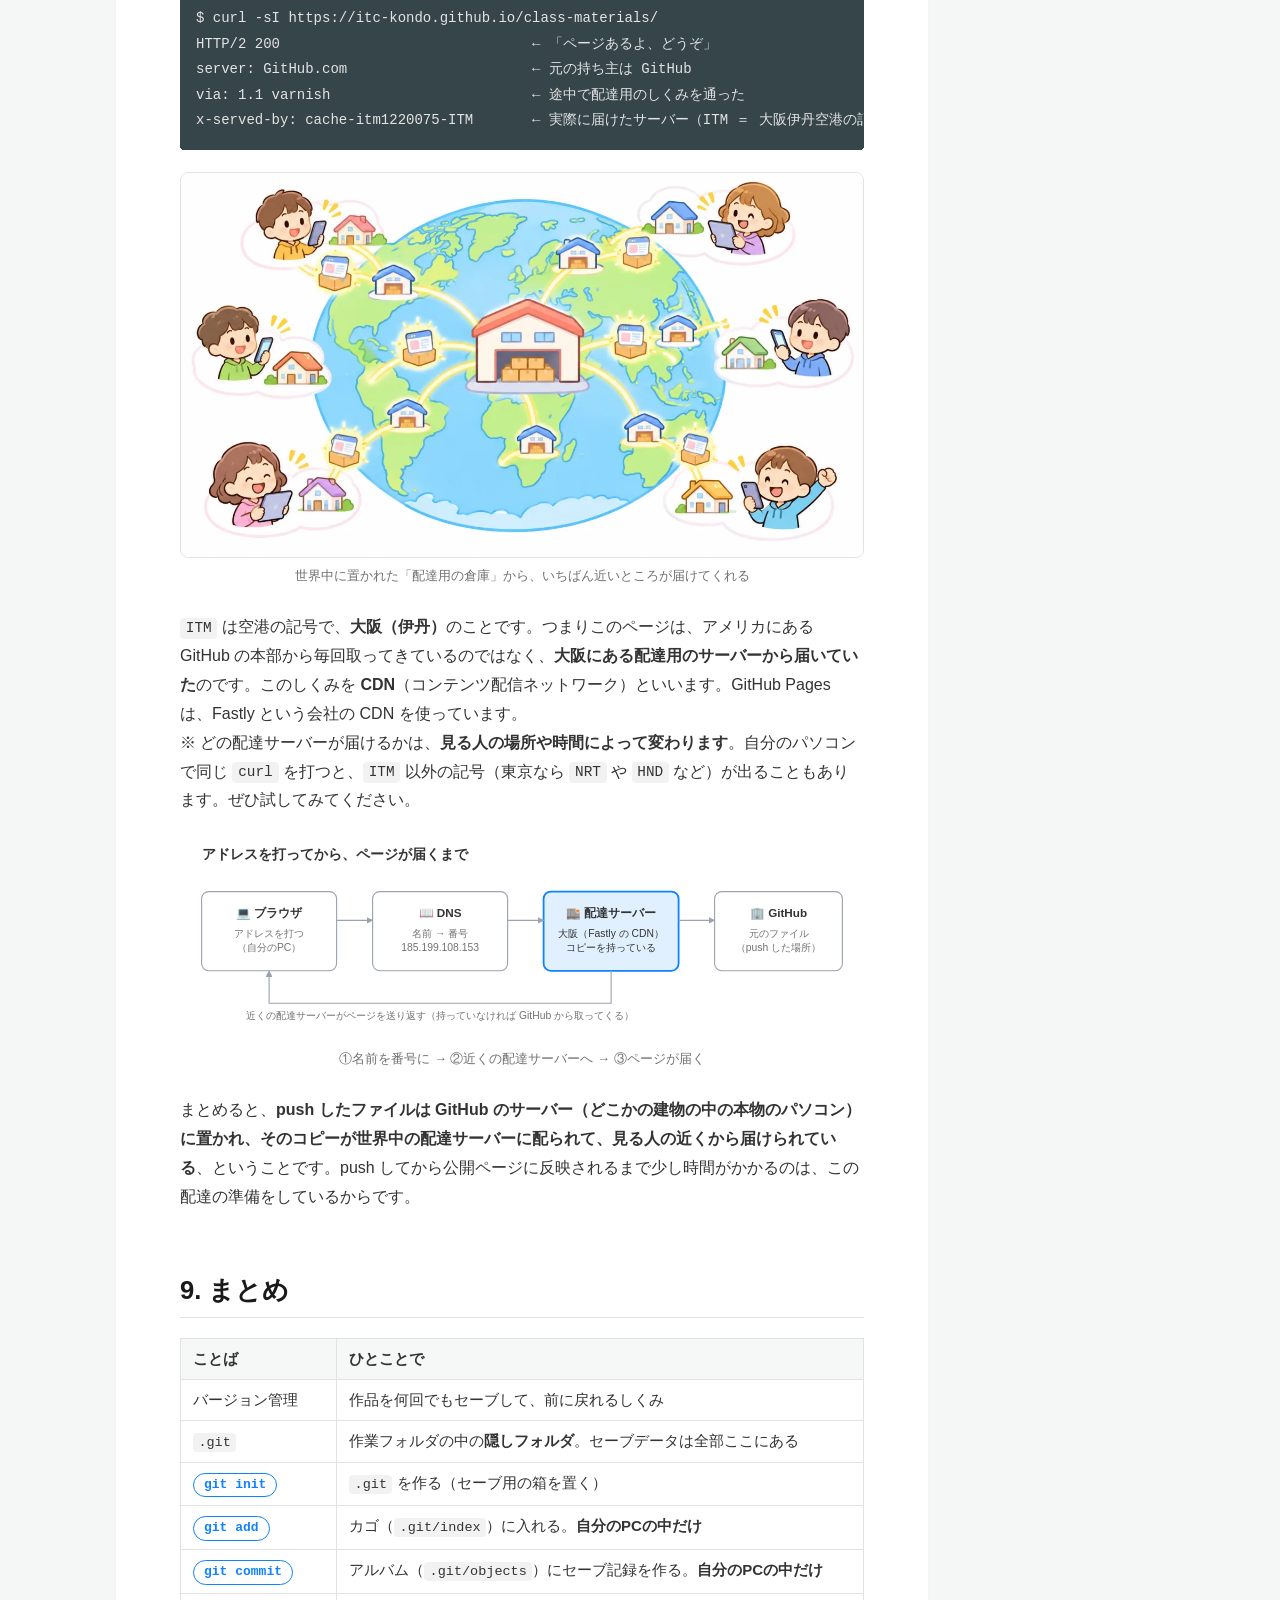
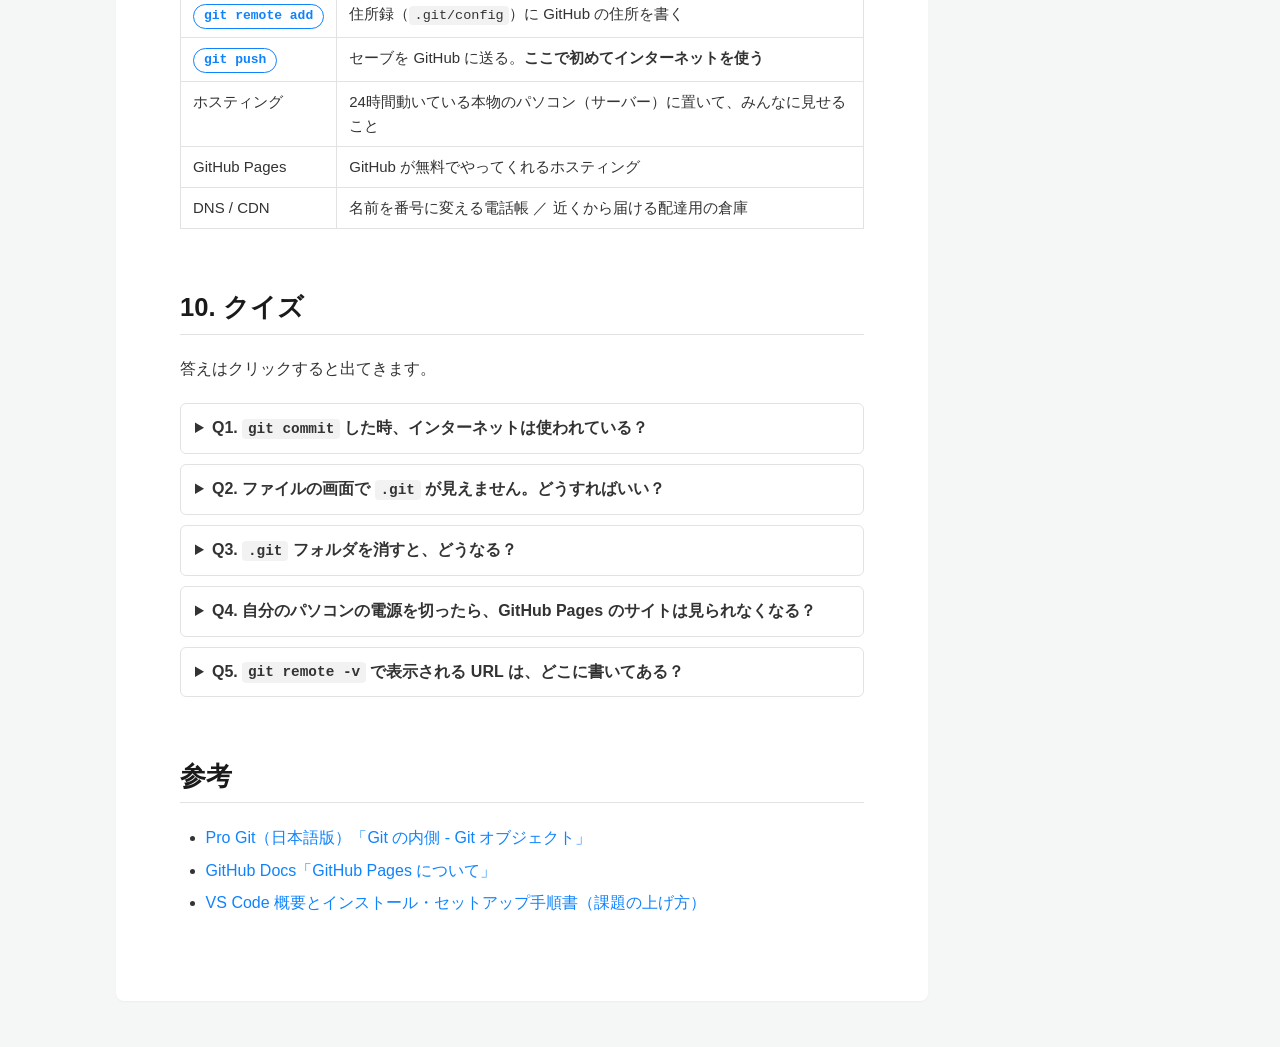
<file: git-basics.html>
<!DOCTYPE html>
<html lang="ja">
<head>
  <meta charset="UTF-8">
  <meta name="viewport" content="width=device-width, initial-scale=1">
  <title>Git と GitHub とホスティングのしくみ</title>
  <link rel="stylesheet" href="style.css">
  <script src="site.js" defer></script>
</head>
<body>
<header class="site-header">
  <div class="header-top">
    <a class="site-logo" href="./"><span class="logo-mark">ITC 授業資料</span><span class="logo-sub">Web Extension III・IV</span></a>
    <form class="header-search" action="./" method="get" role="search"><input type="search" name="q" placeholder="記事を検索" aria-label="記事を検索"></form>
    <a class="header-btn" href="https://github.com/itc-kondo/class-materials">GitHub</a>
  </div>
  <nav class="header-tabs" aria-label="カテゴリ">
    <a data-tab="all" href="./">すべて</a>
    <a data-tab="class" href="./?tab=class" class="active">授業の手順書</a>
    <a data-tab="column" href="./?tab=column">小話・コラム</a>
  </nav>
</header>
<div class="article-layout">
<aside class="rail" aria-label="共有">
  <a href="https://x.com/intent/post?url=https%3A%2F%2Fitc-kondo.github.io%2Fclass-materials%2Fgit-basics.html&amp;text=Git%20%E3%81%A8%20GitHub%20%E3%81%A8%E3%83%9B%E3%82%B9%E3%83%86%E3%82%A3%E3%83%B3%E3%82%B0%E3%81%AE%E3%81%97%E3%81%8F%E3%81%BF" target="_blank" rel="noopener" title="X でシェア">𝕏</a>
  <a href="https://www.facebook.com/sharer/sharer.php?u=https%3A%2F%2Fitc-kondo.github.io%2Fclass-materials%2Fgit-basics.html" target="_blank" rel="noopener" title="Facebook でシェア">f</a>
  <a href="https://b.hatena.ne.jp/entry/s/itc-kondo.github.io/class-materials/git-basics.html" target="_blank" rel="noopener" title="はてなブックマーク">B!</a>
  <button type="button" data-copy title="URL をコピー">🔗</button>
  <span class="rail-label">コピー</span>
</aside>
<main>
  <div class="article-meta"><span class="avatar">K</span><span class="author">@itc-kondo</span></div>
  <div class="article-title"><h1>小学生でもわかる Git と GitHub とホスティングのしくみ ― 隠しフォルダ「.git」の正体から、サイトが届くまで</h1></div>
  <ul class="tags"><li>Git</li><li>GitHub</li><li>GitHub Pages</li><li>ホスティング</li><li>初心者</li></ul>
  <p class="article-dates"><span>投稿日 2026年11月09日</span></p>

  <p class="note">このページでは、いつも打っている <span class="chip">git add</span> <span class="chip">git commit</span> <span class="chip">git push</span> が<strong>パソコンの中で本当は何をしているのか</strong>を、本物のフォルダの中身を見ながら説明します。後半では、作ったページが <strong>GitHub Pages で世界中から見られるしくみ（ホスティング）</strong>も、本物のデータでのぞいてみます。<br>
  ※ このページに出てくるコマンドの結果は、説明のために実際に作ったフォルダで<strong>本当に実行した出力</strong>です（ユーザー名とメールだけ例の <code>h-kondo</code> に置き換え、「←」の説明を書き足しています）。</p>

  <!-- ===================================================== -->
  <h2 id="version">1. バージョン管理ってなに？</h2>
  <p><strong>バージョン管理</strong>とは、作品の<strong>「その時点の状態」を、何回でもセーブしておけるしくみ</strong>のことです。ゲームのセーブポイントと同じです。</p>
  <figure>
    <img src="img/git-basics/g1-save.webp" alt="子どもが作品を作り、その上にセーブした作品の写真が時間の順に並んでいるイラスト" width="1280" height="720" loading="lazy">
    <figcaption>セーブしておけば、いつでも前の状態に戻れる</figcaption>
  </figure>
  <h3>バージョン管理がないと…</h3>
  <p>セーブのしくみがないと、こんなフォルダになりがちです。</p>
<pre><code>index.html
index_コピー.html
index_最終.html
index_最終2.html
index_本当に最終.html
index_本当に最終_先生に出す用.html   ← どれが最新？ 何を変えたの？</code></pre>
  <p><strong>Git</strong> を使うと、ファイルは <code>index.html</code> の1つのまま、「いつ・だれが・何を変えたか」が全部記録されます。間違えても前のセーブに戻れるので、<strong>安心してどんどん書き直せる</strong>のがいちばんの良さです。</p>

  <!-- ===================================================== -->
  <h2 id="git-vs-github">2. Git と GitHub はちがうもの</h2>
  <p>名前が似ていますが、<strong>別のもの</strong>です。</p>
  <div class="table-wrap"><table>
    <thead><tr><th></th><th>Git（ギット）</th><th>GitHub（ギットハブ）</th></tr></thead>
    <tbody>
      <tr><td>なに？</td><td>セーブするための<strong>道具（ソフト）</strong></td><td>セーブデータを預けておく<strong>インターネット上の場所（サービス）</strong></td></tr>
      <tr><td>どこにある？</td><td><strong>自分のパソコンの中</strong></td><td><strong>どこか遠くにあるパソコン</strong>（GitHub という会社のもの）</td></tr>
      <tr><td>たとえると</td><td>自分の机にある<strong>セーブノート</strong></td><td>町の<strong>大きな図書館の保管庫</strong></td></tr>
      <tr><td>インターネットは？</td><td>なくても使える</td><td>必要</td></tr>
    </tbody>
  </table></div>
  <p>つまり、<strong>セーブ（add・commit）は自分のパソコンの中だけ</strong>で行われ、<strong>push した時に初めて GitHub に送られる</strong>、という順番です。</p>

  <!-- ===================================================== -->
  <h2 id="folder">3. 本物のフォルダをのぞいてみよう</h2>
  <p>セーブデータは、どこに保存されているのでしょうか？ 答えは、<strong>作業フォルダの中にある「<code>.git</code>」という隠しフォルダ</strong>です。</p>
  <figure>
    <img src="img/git-basics/g2-folder.webp" alt="フォルダの奥に隠れた、光る秘密の宝箱を子どもが虫めがねで見つけるイラスト" width="1280" height="720" loading="lazy">
    <figcaption>フォルダの中に、ふだんは見えない「秘密の記録箱」が隠れている</figcaption>
  </figure>

  <h3>ファイルの画面で見ると</h3>
  <p>Ubuntu の「ファイル」アプリで <code>ch03</code> フォルダを開くと、ふだんは課題のフォルダしか見えません。<strong><code>Ctrl + H</code> を押すと、隠れていた <code>.git</code> が現れます</strong>（もう一度押すと隠れます）。</p>
  <figure>
    <svg viewBox="0 0 760 300" role="img" aria-label="ふつうの表示では 03-18 だけ、Ctrl+H を押すと .git も見える" font-size="13">
      <text x="24" y="28" font-size="15" font-weight="600" class="dg-ink">ふつうは見えない .git が、Ctrl + H で現れる</text>
      <!-- 左のウィンドウ -->
      <rect x="24" y="48" width="340" height="228" rx="10" class="dg-box"/>
      <rect x="24" y="48" width="340" height="36" rx="10" class="dg-zone"/>
      <text x="40" y="71" font-weight="600" class="dg-ink">ch03</text>
      <text x="348" y="71" text-anchor="end" font-size="11.5" class="dg-quiet">ふつうの表示</text>
      <rect x="64" y="116" width="64" height="48" rx="6" fill="#f2b84b"/>
      <rect x="64" y="108" width="28" height="12" rx="3" fill="#f2b84b"/>
      <text x="96" y="188" text-anchor="middle" class="dg-ink">03-18</text>
      <text x="194" y="232" text-anchor="middle" font-size="11.5" class="dg-quiet">課題のフォルダだけが見える</text>
      <!-- 矢印 -->
      <path d="M372 162H404" class="dg-line" marker-end="url(#gbarrow)"/>
      <defs><marker id="gbarrow" viewBox="0 0 10 10" refX="9" refY="5" markerWidth="6" markerHeight="6" orient="auto-start-reverse"><path d="M0 0L10 5L0 10z" class="dg-head"/></marker></defs>
      <rect x="350" y="118" width="64" height="22" rx="11" class="dg-chip"/>
      <text x="382" y="133" text-anchor="middle" font-size="11.5" class="dg-chip-text">Ctrl+H</text>
      <!-- 右のウィンドウ -->
      <rect x="420" y="48" width="316" height="228" rx="10" class="dg-main"/>
      <rect x="420" y="48" width="316" height="36" rx="10" class="dg-zone"/>
      <text x="436" y="71" font-weight="600" class="dg-ink">ch03</text>
      <text x="720" y="71" text-anchor="end" font-size="11.5" class="dg-quiet">隠しファイルも表示</text>
      <g opacity="0.55">
        <rect x="456" y="116" width="64" height="48" rx="6" fill="#8a9bb0"/>
        <rect x="456" y="108" width="28" height="12" rx="3" fill="#8a9bb0"/>
      </g>
      <text x="488" y="188" text-anchor="middle" font-weight="600" class="dg-ink">.git</text>
      <rect x="560" y="116" width="64" height="48" rx="6" fill="#f2b84b"/>
      <rect x="560" y="108" width="28" height="12" rx="3" fill="#f2b84b"/>
      <text x="592" y="188" text-anchor="middle" class="dg-ink">03-18</text>
      <text x="578" y="232" text-anchor="middle" font-size="11.5" class="dg-ink">名前が「.（ドット）」で始まるものは</text>
      <text x="578" y="250" text-anchor="middle" font-size="11.5" class="dg-ink">「隠しファイル」として、ふだん隠れる</text>
    </svg>
    <figcaption>ファイル画面のイメージ（Ubuntu の「ファイル」アプリでは Ctrl + H、Mac の Finder では Cmd + Shift + .）</figcaption>
  </figure>

  <h3>ターミナルで見ると（本物の出力）</h3>
  <p><code>ls -la</code> は「隠しファイルも含めて、くわしく一覧を出す」コマンドです。<code>git init</code> の前と後で比べてみます。</p>
<div class="code-frame"><span class="code-name">git init する前</span>
<pre><code>$ ls -la
drwxr-xr-x  3 h-kondo  staff   96 Nov  9 11:09 .
drwxr-xr-x  3 h-kondo  staff   96 Nov  9 11:09 ..
drwxr-xr-x  4 h-kondo  staff  128 Nov  9 11:09 03-18</code></pre></div>
<div class="code-frame"><span class="code-name">git init した後</span>
<pre><code>$ git init
$ ls -la
drwxr-xr-x  4 h-kondo  staff  128 Nov  9 11:09 .
drwxr-xr-x  3 h-kondo  staff   96 Nov  9 11:09 ..
drwxr-xr-x  9 h-kondo  staff  288 Nov  9 11:09 .git      ← 増えた！
drwxr-xr-x  4 h-kondo  staff  128 Nov  9 11:09 03-18</code></pre></div>
  <p><strong><code>git init</code> がやっていることは、この <code>.git</code> フォルダを作るだけ</strong>です。「このフォルダの中身をセーブしていきますよ」という<strong>セーブ用の箱を置いた</strong>、ということです。</p>
  <p class="note warn"><strong><code>.git</code> フォルダは消したり、中のファイルを手で書き換えたりしないでください。</strong>消すと、それまでのセーブ（履歴）が全部なくなり、GitHub とのつながりも切れます。見るだけなら大丈夫です。</p>

  <!-- ===================================================== -->
  <h2 id="inside">4. .git の中には何が入っている？</h2>
<div class="code-frame"><span class="code-name">.git の中身（本物の出力）</span>
<pre><code>$ ls -F .git
HEAD          config        description   hooks/        index         info/         objects/      refs/</code></pre></div>
  <p>名前はむずかしそうですが、役割はシンプルです。まずは<strong>色をつけた4つ</strong>だけ覚えれば十分です。</p>
  <div class="table-wrap"><table>
    <thead><tr><th>名前</th><th>たとえると</th><th>中身</th></tr></thead>
    <tbody>
      <tr><td><strong><code>objects/</code></strong></td><td>📸 <strong>写真アルバム</strong></td><td>セーブしたファイルの中身が全部しまってある。<strong>セーブデータの本体</strong></td></tr>
      <tr><td><strong><code>index</code></strong></td><td>🧺 <strong>買い物カゴ</strong></td><td>「次にセーブするもの」のリスト。<span class="chip">git add</span> すると中身が入る</td></tr>
      <tr><td><strong><code>HEAD</code></strong></td><td>🔖 <strong>しおり</strong></td><td>「今どのセーブのところにいるか」の目印</td></tr>
      <tr><td><strong><code>config</code></strong></td><td>📒 <strong>住所録</strong></td><td>このフォルダの設定と、<strong>GitHub の住所</strong>が書いてある</td></tr>
      <tr><td><code>refs/</code></td><td>付箋</td><td>ブランチ（<code>main</code> など）が、どのセーブを指しているかのメモ</td></tr>
      <tr><td><code>hooks/</code> <code>info/</code> <code>description</code></td><td>おまけ</td><td>授業では気にしなくてOK</td></tr>
    </tbody>
  </table></div>
  <p>ちなみに、この時点での <code>.git</code> の大きさは <strong>120KB</strong>（写真1枚より小さい）でした。</p>

  <!-- ===================================================== -->
  <h2 id="add-commit">5. add と commit で、.git の中では何が起きている？</h2>
  <figure>
    <img src="img/git-basics/g3-add-commit.webp" alt="作品を買い物カゴに入れ、カメラで撮ってアルバムに貼るまでの3コマのイラスト" width="1280" height="720" loading="lazy">
    <figcaption>add ＝ カゴに入れる／commit ＝ 写真を撮ってアルバムに貼る</figcaption>
  </figure>
  <p><span class="chip">git add</span> と <span class="chip">git commit</span> は、<strong>自分のパソコンの中の <code>.git</code> フォルダに書き込んでいる</strong>だけです。インターネットには一切つながっていません。本当にそうなっているか、<code>.git/objects</code> の中のファイルの数を数えて確かめてみます。</p>
  <div class="table-wrap"><table>
    <thead><tr><th>やったこと</th><th><code>.git/objects</code> のファイルの数</th><th>何が起きた？</th></tr></thead>
    <tbody>
      <tr><td><code>git init</code> 直後</td><td><strong>0 個</strong></td><td>まだ空っぽのアルバム</td></tr>
      <tr><td><span class="chip">git add .</span> の後</td><td><strong>2 個</strong></td><td><code>index.html</code> と <code>style.css</code> の中身がしまわれた（＋カゴのリスト <code>index</code> ができた）</td></tr>
      <tr><td><span class="chip">git commit</span> の後</td><td><strong>5 個</strong></td><td>フォルダの地図2枚と、「セーブ記録」1枚が増えた</td></tr>
    </tbody>
  </table></div>
<div class="code-frame"><span class="code-name">commit した後の objects（本物の出力）</span>
<pre><code>$ find .git/objects -type f
.git/objects/16/f776aea4ba394664bde8af6d924ba92f097b53
.git/objects/6c/8438155fa63290b84c758ee7df165d718409a9
.git/objects/74/74a5758ea8852f6a6a6fd433cc52bdc0036562
.git/objects/a8/b442bba55617f7b1169374a9e6af115565a930   ← これが「セーブ記録」
.git/objects/ff/a9c076f19fb4ae50fef5cac373f93b0377c053</code></pre></div>
  <p>ファイル名がぐちゃぐちゃの英数字なのは、<strong>中身から自動で作られた「指紋」のような番号（ハッシュ）</strong>だからです。中身が1文字でも違えば、まったく違う番号になります。</p>

  <h3>セーブ記録の中身をのぞいてみる</h3>
  <p>ファイルの中身は機械用に圧縮されているので、そのままでは読めません。</p>
<div class="code-frame"><span class="code-name">そのまま開くと…（本物の出力）</span>
<pre><code>$ xxd .git/objects/16/f776aea4ba394664bde8af6d924ba92f097b53 | head -2
00000000: 7801 2b29 4a4d 5530 3765 3034 3030 3331  x.+)JMU07e040031
00000010: 51c8 cc4b 49ad d0cb 28c9 cd61 2829 595a  Q..KI...(..a()YZ</code></pre></div>
  <p>Git に「読める形で見せて」と頼むと、セーブ記録（コミット）の正体が分かります。</p>
<div class="code-frame"><span class="code-name">セーブ記録の中身（本物の出力）</span>
<pre><code>$ git cat-file -p HEAD
tree ffa9c076f19fb4ae50fef5cac373f93b0377c053       ← その時のフォルダの地図
author h-kondo &lt;h-kondo@example.com&gt; 1794190182 +0900   ← だれが・いつ
committer h-kondo &lt;h-kondo@example.com&gt; 1794190182 +0900

Complete 03-18                                       ← commit -m で書いたメッセージ</code></pre></div>
  <p>セーブ記録は、<strong>「この時のフォルダの地図」＋「だれが・いつ」＋「メッセージ」が書かれた、ただのメモ</strong>でした。<code>git config user.name</code> で登録した名前が、ここに入ります（だから最初に名前の登録が必要なのです）。</p>
  <p>そして、しおり（<code>HEAD</code>）はこう書いてあります。</p>
<div class="code-frame"><span class="code-name">しおりの中身（本物の出力）</span>
<pre><code>$ cat .git/HEAD
ref: refs/heads/main                         ← 「main のところを見てね」
$ cat .git/refs/heads/main
a8b442bba55617f7b1169374a9e6af115565a930     ← main は、さっきのセーブ記録を指している</code></pre></div>
  <figure>
    <svg viewBox="0 0 760 250" role="img" aria-label="add はカゴ（index）に、commit はアルバム（objects）にセーブ記録を作る" font-size="13">
      <defs><marker id="gbarrow2" viewBox="0 0 10 10" refX="9" refY="5" markerWidth="6" markerHeight="6" orient="auto-start-reverse"><path d="M0 0L10 5L0 10z" class="dg-head"/></marker></defs>
      <text x="24" y="28" font-size="15" font-weight="600" class="dg-ink">add も commit も、自分のPCの .git の中だけで起きている</text>
      <rect x="24" y="52" width="712" height="176" rx="12" class="dg-zone"/>
      <text x="40" y="76" font-weight="600" class="dg-ink">自分のパソコン（ch03 フォルダ）</text>
      <rect x="44" y="104" width="176" height="96" rx="8" class="dg-box"/>
      <text x="132" y="130" text-anchor="middle" font-weight="600" class="dg-ink">作業フォルダ</text>
      <text x="132" y="152" text-anchor="middle" font-size="11.5" class="dg-quiet">03-18/index.html</text>
      <text x="132" y="168" text-anchor="middle" font-size="11.5" class="dg-quiet">03-18/style.css</text>
      <text x="132" y="184" text-anchor="middle" font-size="11.5" class="dg-quiet">（VS Code で書く所）</text>
      <rect x="300" y="88" width="420" height="128" rx="10" class="dg-main"/>
      <text x="316" y="110" font-weight="600" class="dg-ink">.git（隠しフォルダ）</text>
      <rect x="316" y="122" width="176" height="78" rx="8" class="dg-box"/>
      <text x="404" y="146" text-anchor="middle" font-weight="600" class="dg-ink">🧺 index</text>
      <text x="404" y="168" text-anchor="middle" font-size="11.5" class="dg-quiet">次にセーブするもの</text>
      <text x="404" y="184" text-anchor="middle" font-size="11.5" class="dg-quiet">のリスト</text>
      <rect x="528" y="122" width="176" height="78" rx="8" class="dg-box"/>
      <text x="616" y="146" text-anchor="middle" font-weight="600" class="dg-ink">📸 objects</text>
      <text x="616" y="168" text-anchor="middle" font-size="11.5" class="dg-quiet">ファイルの中身と</text>
      <text x="616" y="184" text-anchor="middle" font-size="11.5" class="dg-quiet">セーブ記録</text>
      <path d="M220 160H316" class="dg-line" marker-end="url(#gbarrow2)"/>
      <path d="M492 160H528" class="dg-line" marker-end="url(#gbarrow2)"/>
      <rect x="230" y="148" width="76" height="22" rx="11" class="dg-chip"/>
      <text x="268" y="163" text-anchor="middle" font-size="12" class="dg-chip-text">git add</text>
      <rect x="470" y="206" width="92" height="22" rx="11" class="dg-chip"/>
      <text x="516" y="221" text-anchor="middle" font-size="12" class="dg-chip-text">git commit</text>
      <path d="M516 206V182" class="dg-line"/>
    </svg>
    <figcaption>インターネットは使っていない。だから電車の中でもセーブできる</figcaption>
  </figure>

  <!-- ===================================================== -->
  <h2 id="github">6. .git と GitHub はどうつながっている？</h2>
  <p>では、自分のパソコンの <code>.git</code> と GitHub は、どうやってつながっているのでしょう？ 住所録（<code>.git/config</code>）を開いてみます。</p>
<div class="code-frame"><span class="code-name">.git/config（本物の出力）</span>
<pre><code>$ git remote add origin https://github.com/h-kondo/ch03.git
$ cat .git/config
[core]
	repositoryformatversion = 0
	...
[user]
	name = h-kondo                                  ← git config で登録した名前
	email = h-kondo@example.com
[remote "origin"]                                   ← 「origin」という名前の送り先
	url = https://github.com/h-kondo/ch03.git       ← GitHub の住所！
	fetch = +refs/heads/*:refs/remotes/origin/*</code></pre></div>
  <p><span class="chip">git remote add origin …</span> がやったのは、<strong>この住所録に GitHub の住所を1行書き足しただけ</strong>です。<span class="chip">git remote -v</span> は、この住所を読んで表示しているだけです。</p>
  <p class="note"><strong>ポイント：<code>.git</code> は GitHub と「ずっとつながっている」わけではありません。</strong><br>
  住所がメモしてあるだけで、ふだんは切れています。<strong><span class="chip">git push</span> や <span class="chip">git pull</span> を打った、その瞬間だけ</strong>、住所あてに通信します。</p>
  <figure>
    <img src="img/git-basics/g4-push.webp" alt="小さな家から光る箱が飛んでいき、雲の上の大きな図書館に届くイラスト" width="1280" height="720" loading="lazy">
    <figcaption>push ＝ 自分の .git のセーブを、GitHub に届ける</figcaption>
  </figure>
  <div class="table-wrap"><table>
    <thead><tr><th>コマンド</th><th>実際にやっていること</th></tr></thead>
    <tbody>
      <tr><td><span class="chip">git push</span></td><td>自分の <code>.git/objects</code> にあって、GitHub にまだ無いセーブを、<strong>住所あてに送る</strong></td></tr>
      <tr><td><span class="chip">git pull</span></td><td>GitHub にあって、自分の <code>.git</code> にまだ無いセーブを<strong>もらってくる</strong></td></tr>
      <tr><td><span class="chip">git clone URL</span></td><td>GitHub のセーブを <strong><code>.git</code> ごと丸ごとコピー</strong>してくる（別のパソコンで続きをやる時など）</td></tr>
    </tbody>
  </table></div>
  <p>GitHub の側にも、実は<strong>同じ形のセーブデータ（<code>.git</code> の中身と同じもの）</strong>が置いてあります。push は「自分のアルバムの新しい写真を、図書館のアルバムにも貼ってもらう」ことです。だから、自分のパソコンが壊れても、GitHub から <code>git clone</code> すれば全部の履歴ごと取り戻せます。</p>
  <p class="note warn">Git の中に Git を作る（すでに <code>.git</code> があるフォルダの中で、さらに <code>git init</code> する）と、どの住所録が使われるか分からなくなって失敗します。くわしくは <a href="vscode.html#nested-git">VS Code 手順書の「親のフォルダがすでに Git につながっていると失敗する」</a>を見てください。</p>

  <!-- ===================================================== -->
  <h2 id="hosting">7. ホスティングってなに？</h2>
  <p><strong>ホスティング</strong>とは、作ったファイルを<strong>「24時間ずっと電源が入っているパソコン」に置いてもらい、世界中のだれでも見られるようにすること</strong>です。この「ずっと動いているパソコン」を<strong>サーバー</strong>と呼びます。</p>
  <figure>
    <img src="img/git-basics/g5-datacenter.webp" alt="夜も明かりがついた建物の中に、ランプの光る黒い棚がずらりと並ぶデータセンターを子どもが見学しているイラスト" width="1280" height="720" loading="lazy">
    <figcaption>サーバーは、データセンターという建物の中に何千台も並んでいる本物のパソコン</figcaption>
  </figure>
  <h3>自分のパソコンで開くのと、何がちがう？</h3>
  <div class="table-wrap"><table>
    <thead><tr><th></th><th>自分のパソコンで <code>open index.html</code></th><th>GitHub Pages で公開</th></tr></thead>
    <tbody>
      <tr><td>アドレスの形</td><td><code>file:///home/…/ch03/03-18/index.html</code></td><td><code>https://h-kondo.github.io/ch03/03-18/</code></td></tr>
      <tr><td>だれが見られる？</td><td><strong>自分だけ</strong>（そのパソコンの前にいる人）</td><td><strong>世界中のだれでも</strong></td></tr>
      <tr><td>パソコンを閉じたら？</td><td>見られない</td><td><strong>見られる</strong>（サーバーは自分のパソコンとは別に動いている）</td></tr>
      <tr><td>たとえると</td><td>家の冷蔵庫にしまったケーキ</td><td>お店のショーケースに並べたケーキ</td></tr>
    </tbody>
  </table></div>
  <p>クラウドやインターネット上というと、ふわふわしたものに聞こえますが、<strong>実際にはどこかの建物の中に本物のパソコン（サーバー）が置いてあり、電気で24時間動いている</strong>のです。「ホスティングする」とは、そのパソコンの場所を少し借りることです。GitHub Pages は、その場所を<strong>無料で貸してくれるサービス</strong>です。</p>

  <!-- ===================================================== -->
  <h2 id="pages">8. GitHub Pages のうら側を、本物のデータでのぞく</h2>
  <p>この授業資料のサイト（<code>itc-kondo.github.io</code>）も GitHub Pages で公開しています。ブラウザでアドレスを打ってからページが届くまでに、何が起きているのかを本物のデータで見てみます。</p>

  <h3>① アドレスを「サーバーの番号」に変える（DNS ＝ インターネットの電話帳）</h3>
  <p>パソコン同士は、名前ではなく<strong>番号（IP アドレス）</strong>で相手を探します。名前から番号を調べるしくみを <strong>DNS</strong> といいます。電話帳で名前から電話番号を調べるのと同じです。</p>
<div class="code-frame"><span class="code-name">ターミナル（本物の出力）</span>
<pre><code>$ dig +short itc-kondo.github.io
185.199.108.153
185.199.110.153
185.199.109.153
185.199.111.153</code></pre></div>
  <p><code>itc-kondo.github.io</code> の正体は、<code>185.199.108.153</code> などの番号でした。4つあるのは、1つが故障しても他で受け付けられるようにするためです。</p>

  <h3>② 近くの「配達用の倉庫」から届く（CDN）</h3>
  <p>サイトに来た返事の「送り状」（ヘッダー）を見ると、だれが届けてくれたのかが書いてあります。</p>
<div class="code-frame"><span class="code-name">ターミナル（本物の出力）</span>
<pre><code>$ curl -sI https://itc-kondo.github.io/class-materials/
HTTP/2 200                              ← 「ページあるよ、どうぞ」
server: GitHub.com                      ← 元の持ち主は GitHub
via: 1.1 varnish                        ← 途中で配達用のしくみを通った
x-served-by: cache-itm1220075-ITM       ← 実際に届けたサーバー（ITM ＝ 大阪伊丹空港の記号）</code></pre></div>
  <figure>
    <img src="img/git-basics/g6-cdn.webp" alt="地球の上のいくつもの小さな倉庫から、近くの家やスマホへページが届けられているイラスト" width="1280" height="720" loading="lazy">
    <figcaption>世界中に置かれた「配達用の倉庫」から、いちばん近いところが届けてくれる</figcaption>
  </figure>
  <p><code>ITM</code> は空港の記号で、<strong>大阪（伊丹）</strong>のことです。つまりこのページは、アメリカにある GitHub の本部から毎回取ってきているのではなく、<strong>大阪にある配達用のサーバーから届いていた</strong>のです。このしくみを <strong>CDN</strong>（コンテンツ配信ネットワーク）といいます。GitHub Pages は、Fastly という会社の CDN を使っています。<br>
  ※ どの配達サーバーが届けるかは、<strong>見る人の場所や時間によって変わります</strong>。自分のパソコンで同じ <code>curl</code> を打つと、<code>ITM</code> 以外の記号（東京なら <code>NRT</code> や <code>HND</code> など）が出ることもあります。ぜひ試してみてください。</p>
  <figure>
    <svg viewBox="0 0 760 230" role="img" aria-label="ブラウザ、DNS、大阪の配達サーバー、GitHub の順にページが届く" font-size="13">
      <defs><marker id="gbarrow3" viewBox="0 0 10 10" refX="9" refY="5" markerWidth="6" markerHeight="6" orient="auto-start-reverse"><path d="M0 0L10 5L0 10z" class="dg-head"/></marker></defs>
      <text x="24" y="28" font-size="15" font-weight="600" class="dg-ink">アドレスを打ってから、ページが届くまで</text>
      <rect x="24" y="64" width="150" height="88" rx="8" class="dg-box"/>
      <text x="99" y="92" text-anchor="middle" font-weight="600" class="dg-ink">💻 ブラウザ</text>
      <text x="99" y="114" text-anchor="middle" font-size="11.5" class="dg-quiet">アドレスを打つ</text>
      <text x="99" y="130" text-anchor="middle" font-size="11.5" class="dg-quiet">（自分のPC）</text>
      <rect x="214" y="64" width="150" height="88" rx="8" class="dg-box"/>
      <text x="289" y="92" text-anchor="middle" font-weight="600" class="dg-ink">📖 DNS</text>
      <text x="289" y="114" text-anchor="middle" font-size="11.5" class="dg-quiet">名前 → 番号</text>
      <text x="289" y="130" text-anchor="middle" font-size="11.5" class="dg-quiet">185.199.108.153</text>
      <rect x="404" y="64" width="150" height="88" rx="8" class="dg-main"/>
      <text x="479" y="92" text-anchor="middle" font-weight="600" class="dg-ink">🏬 配達サーバー</text>
      <text x="479" y="114" text-anchor="middle" font-size="11.5" class="dg-ink">大阪（Fastly の CDN）</text>
      <text x="479" y="130" text-anchor="middle" font-size="11.5" class="dg-ink">コピーを持っている</text>
      <rect x="594" y="64" width="142" height="88" rx="8" class="dg-box"/>
      <text x="665" y="92" text-anchor="middle" font-weight="600" class="dg-ink">🏢 GitHub</text>
      <text x="665" y="114" text-anchor="middle" font-size="11.5" class="dg-quiet">元のファイル</text>
      <text x="665" y="130" text-anchor="middle" font-size="11.5" class="dg-quiet">（push した場所）</text>
      <path d="M174 96H214" class="dg-line" marker-end="url(#gbarrow3)"/>
      <path d="M364 96H404" class="dg-line" marker-end="url(#gbarrow3)"/>
      <path d="M554 96H594" class="dg-line" marker-end="url(#gbarrow3)"/>
      <path d="M479 152V188H99V152" class="dg-line" marker-end="url(#gbarrow3)"/>
      <text x="289" y="206" text-anchor="middle" font-size="11.5" class="dg-quiet">近くの配達サーバーがページを送り返す（持っていなければ GitHub から取ってくる）</text>
    </svg>
    <figcaption>①名前を番号に → ②近くの配達サーバーへ → ③ページが届く</figcaption>
  </figure>
  <p>まとめると、<strong>push したファイルは GitHub のサーバー（どこかの建物の中の本物のパソコン）に置かれ、そのコピーが世界中の配達サーバーに配られて、見る人の近くから届けられている</strong>、ということです。push してから公開ページに反映されるまで少し時間がかかるのは、この配達の準備をしているからです。</p>

  <!-- ===================================================== -->
  <h2 id="summary">9. まとめ</h2>
  <div class="table-wrap"><table>
    <thead><tr><th>ことば</th><th>ひとことで</th></tr></thead>
    <tbody>
      <tr><td>バージョン管理</td><td>作品を何回でもセーブして、前に戻れるしくみ</td></tr>
      <tr><td><code>.git</code></td><td>作業フォルダの中の<strong>隠しフォルダ</strong>。セーブデータは全部ここにある</td></tr>
      <tr><td><span class="chip">git init</span></td><td><code>.git</code> を作る（セーブ用の箱を置く）</td></tr>
      <tr><td><span class="chip">git add</span></td><td>カゴ（<code>.git/index</code>）に入れる。<strong>自分のPCの中だけ</strong></td></tr>
      <tr><td><span class="chip">git commit</span></td><td>アルバム（<code>.git/objects</code>）にセーブ記録を作る。<strong>自分のPCの中だけ</strong></td></tr>
      <tr><td><span class="chip">git remote add</span></td><td>住所録（<code>.git/config</code>）に GitHub の住所を書く</td></tr>
      <tr><td><span class="chip">git push</span></td><td>セーブを GitHub に送る。<strong>ここで初めてインターネットを使う</strong></td></tr>
      <tr><td>ホスティング</td><td>24時間動いている本物のパソコン（サーバー）に置いて、みんなに見せること</td></tr>
      <tr><td>GitHub Pages</td><td>GitHub が無料でやってくれるホスティング</td></tr>
      <tr><td>DNS / CDN</td><td>名前を番号に変える電話帳 ／ 近くから届ける配達用の倉庫</td></tr>
    </tbody>
  </table></div>

  <!-- ===================================================== -->
  <h2 id="quiz">10. クイズ</h2>
  <p>答えはクリックすると出てきます。</p>
  <details class="quiz"><summary>Q1. <code>git commit</code> した時、インターネットは使われている？</summary><p><strong>使われていない。</strong>commit は自分のパソコンの <code>.git</code> の中にセーブ記録を作るだけ。インターネットを使うのは <code>git push</code> や <code>git pull</code> の時だけです。</p></details>
  <details class="quiz"><summary>Q2. ファイルの画面で <code>.git</code> が見えません。どうすればいい？</summary><p>Ubuntu の「ファイル」アプリで <strong><code>Ctrl + H</code></strong>（隠しファイルの表示）。ターミナルなら <code>ls -la</code>。名前が「.」で始まるファイルはふだん隠れています。</p></details>
  <details class="quiz"><summary>Q3. <code>.git</code> フォルダを消すと、どうなる？</summary><p>それまでのセーブ（履歴）と、GitHub の住所のメモが<strong>全部消えます</strong>。作業中のファイル（<code>index.html</code> など）は残りますが、ただのフォルダに戻ります。だから消してはいけません。</p></details>
  <details class="quiz"><summary>Q4. 自分のパソコンの電源を切ったら、GitHub Pages のサイトは見られなくなる？</summary><p><strong>見られます。</strong>サイトは GitHub のサーバー（どこかの建物で24時間動いている別のパソコン）から配られているからです。</p></details>
  <details class="quiz"><summary>Q5. <code>git remote -v</code> で表示される URL は、どこに書いてある？</summary><p><strong><code>.git/config</code>（住所録）</strong>の <code>[remote "origin"]</code> のところ。<code>git remote add</code> がここに書き込んでいます。</p></details>

  <h2 id="ref">参考</h2>
  <ul>
    <li><a href="https://git-scm.com/book/ja/v2/Git%E3%81%AE%E5%86%85%E5%81%B4-Git%E3%82%AA%E3%83%96%E3%82%B8%E3%82%A7%E3%82%AF%E3%83%88">Pro Git（日本語版）「Git の内側 - Git オブジェクト」</a></li>
    <li><a href="https://docs.github.com/ja/pages/getting-started-with-github-pages/about-github-pages">GitHub Docs「GitHub Pages について」</a></li>
    <li><a href="vscode.html">VS Code 概要とインストール・セットアップ手順書（課題の上げ方）</a></li>
  </ul>
</main>
<aside class="side">
  <nav class="toc" aria-label="目次">
    <p class="toc-title">目次</p>
    <ol>
      <li><a href="#version">1. バージョン管理ってなに？</a></li>
      <li><a href="#git-vs-github">2. Git と GitHub はちがうもの</a></li>
      <li><a href="#folder">3. 本物のフォルダをのぞいてみよう<span class="toc-sub">隠しフォルダ .git</span></a></li>
      <li><a href="#inside">4. .git の中には何が入っている？</a></li>
      <li><a href="#add-commit">5. add と commit で起きていること</a></li>
      <li><a href="#github">6. .git と GitHub のつながり<span class="toc-sub">push / pull / clone</span></a></li>
      <li><a href="#hosting">7. ホスティングってなに？</a></li>
      <li><a href="#pages">8. GitHub Pages のうら側<span class="toc-sub">DNS と CDN を本物のデータで</span></a></li>
      <li><a href="#summary">9. まとめ</a></li>
      <li><a href="#quiz">10. クイズ</a></li>
    </ol>
  </nav>
</aside>
</div>
</body>
</html>
</file>
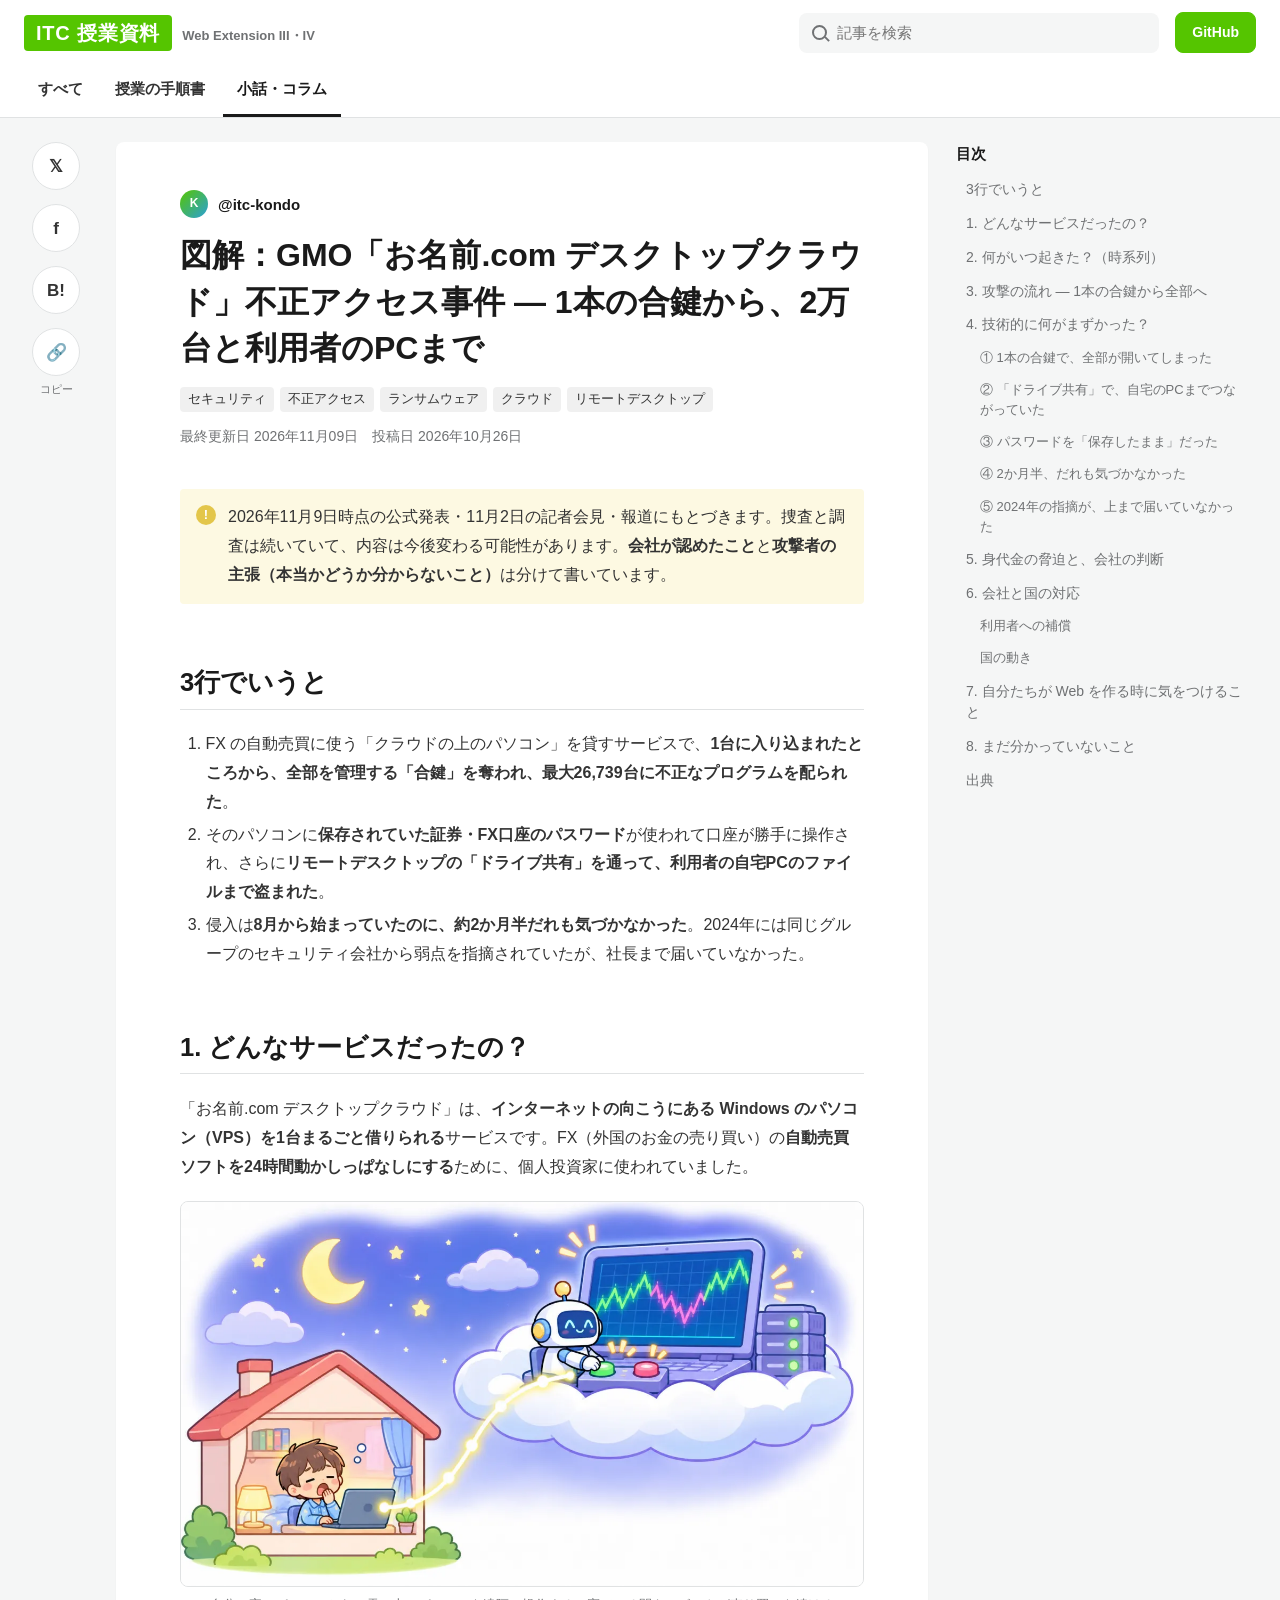
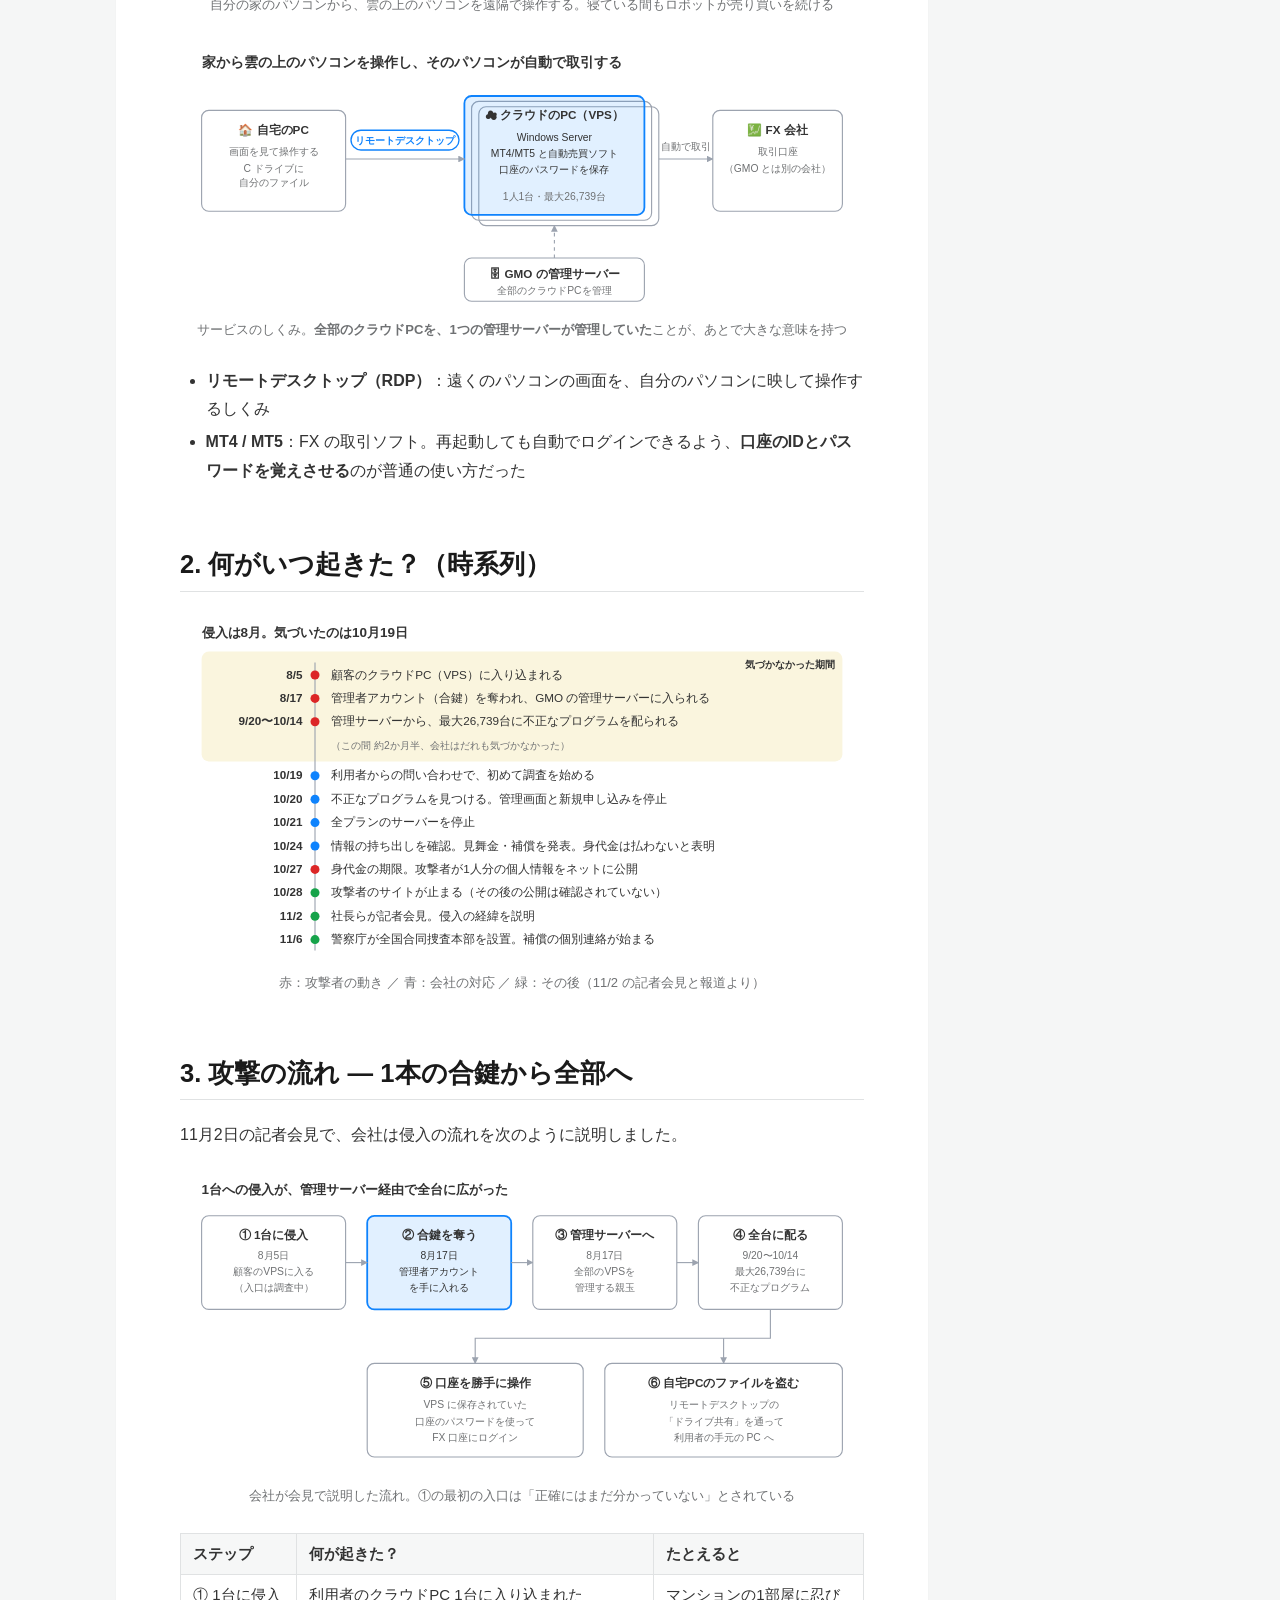
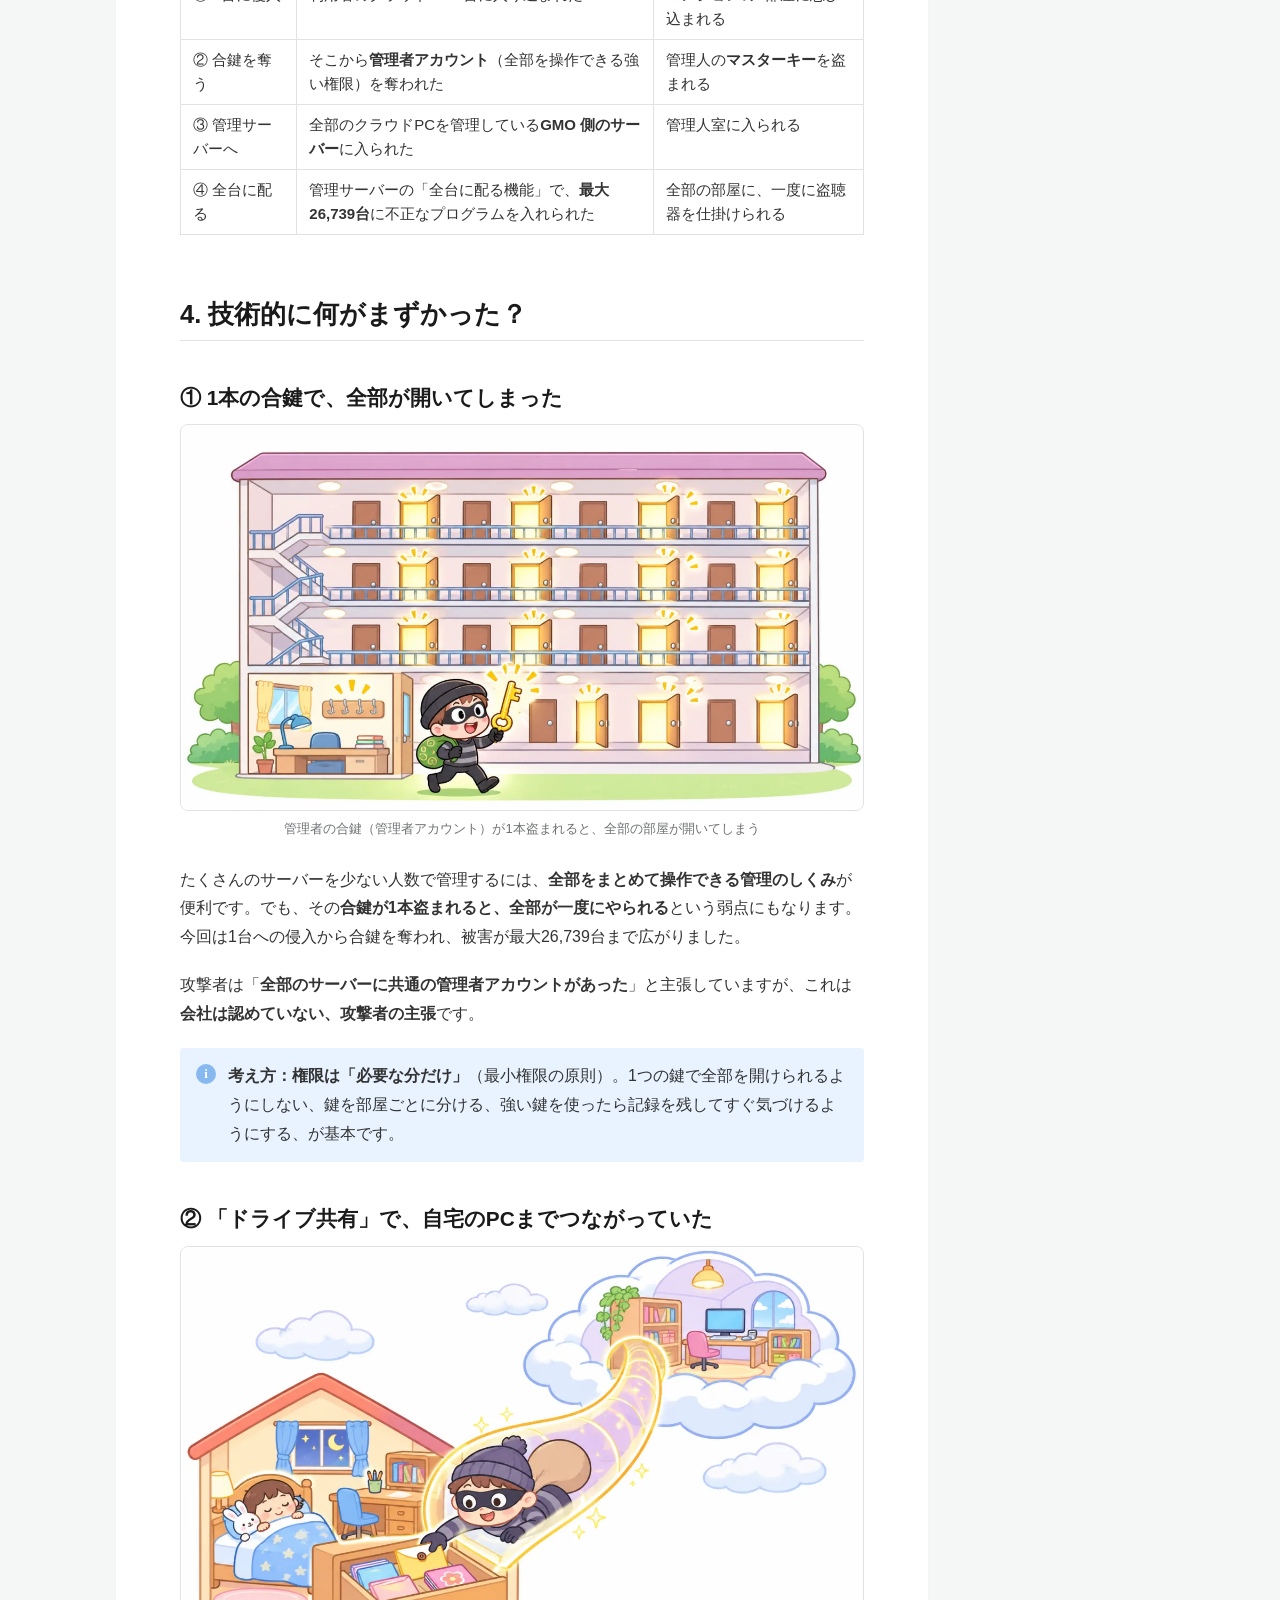
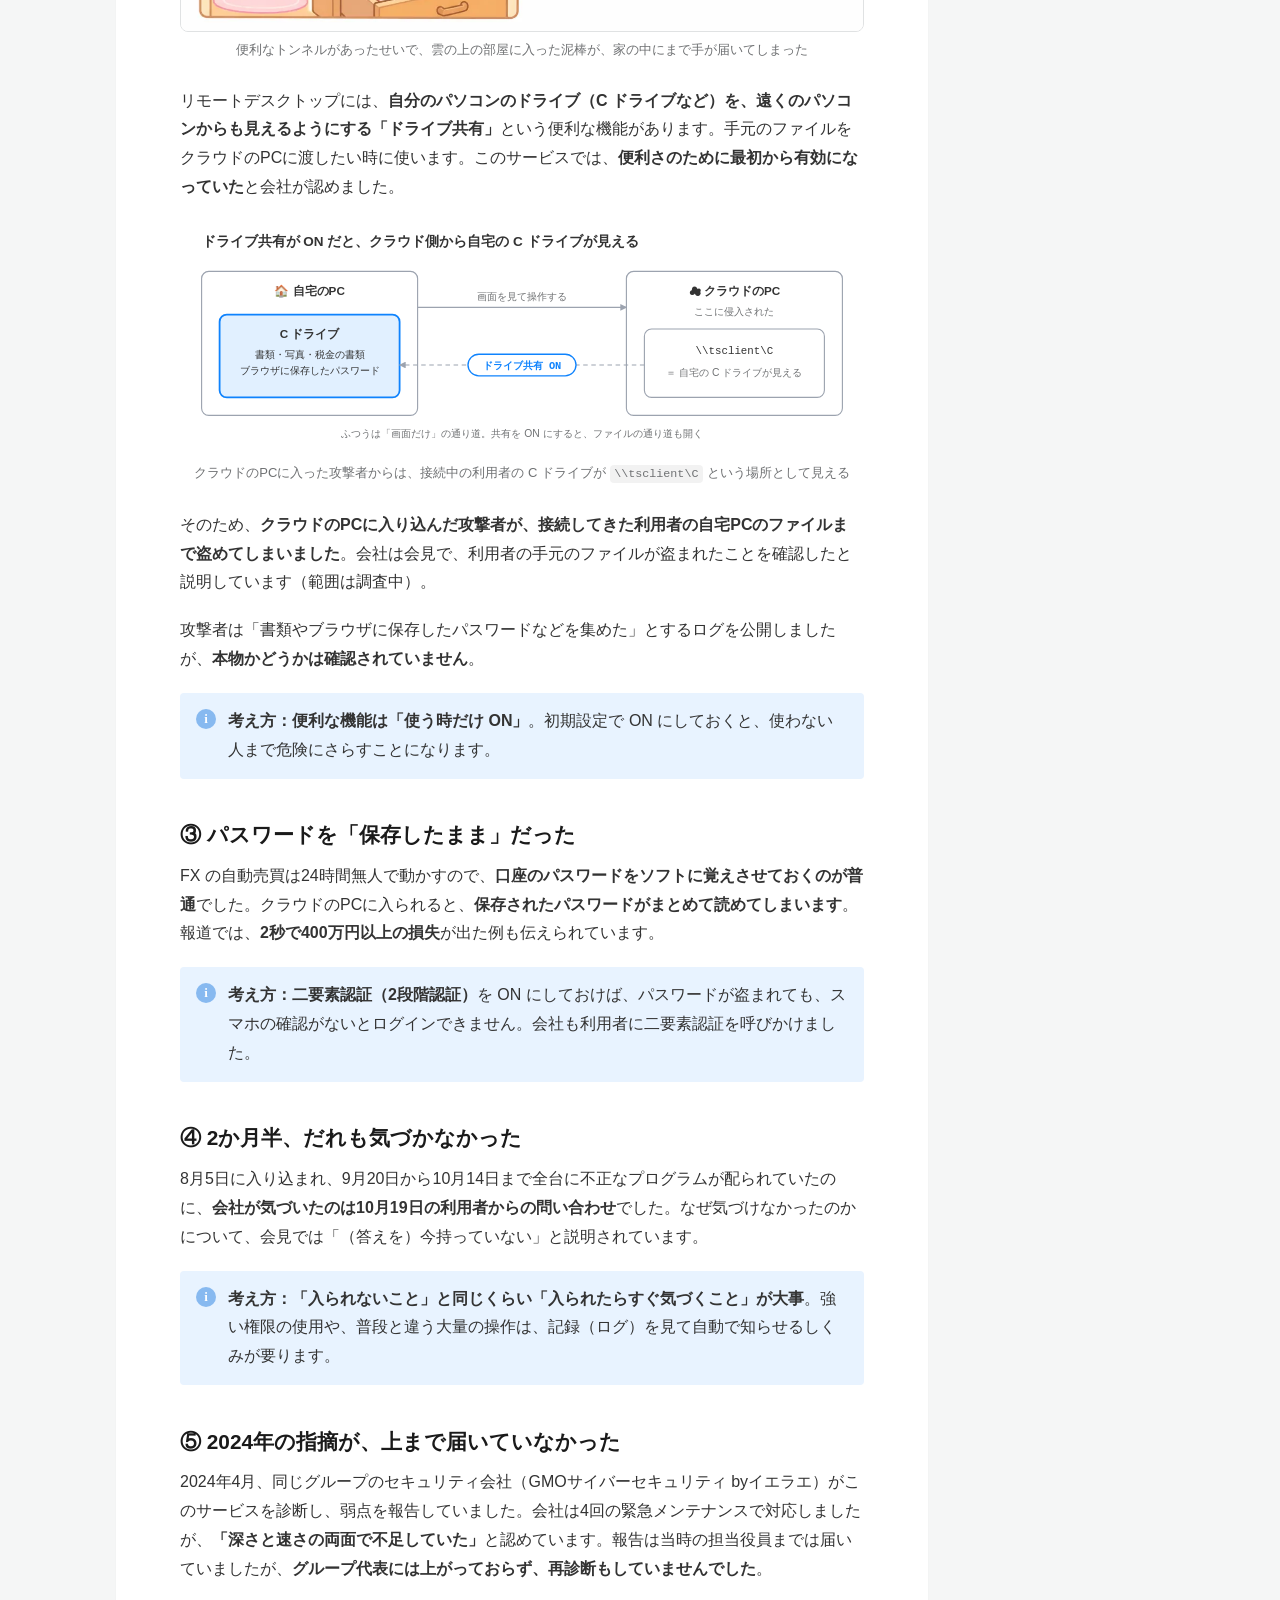
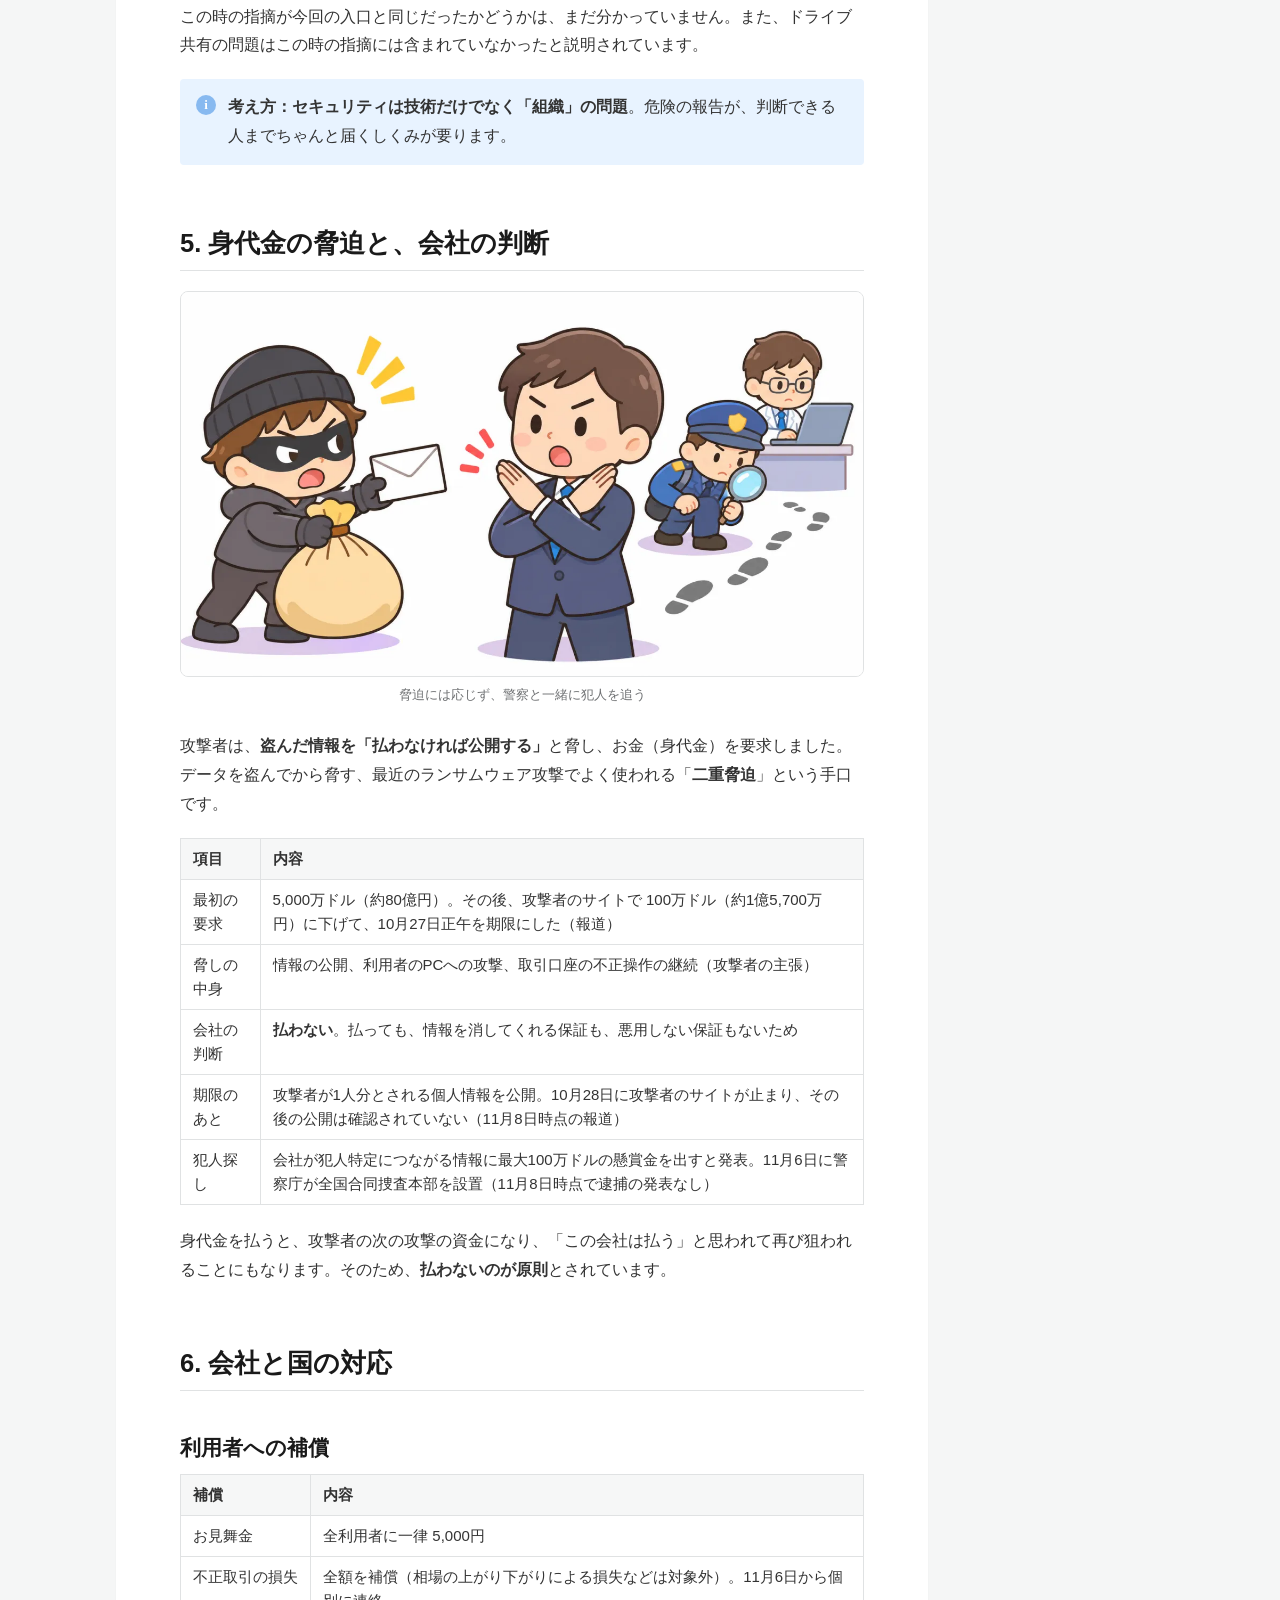
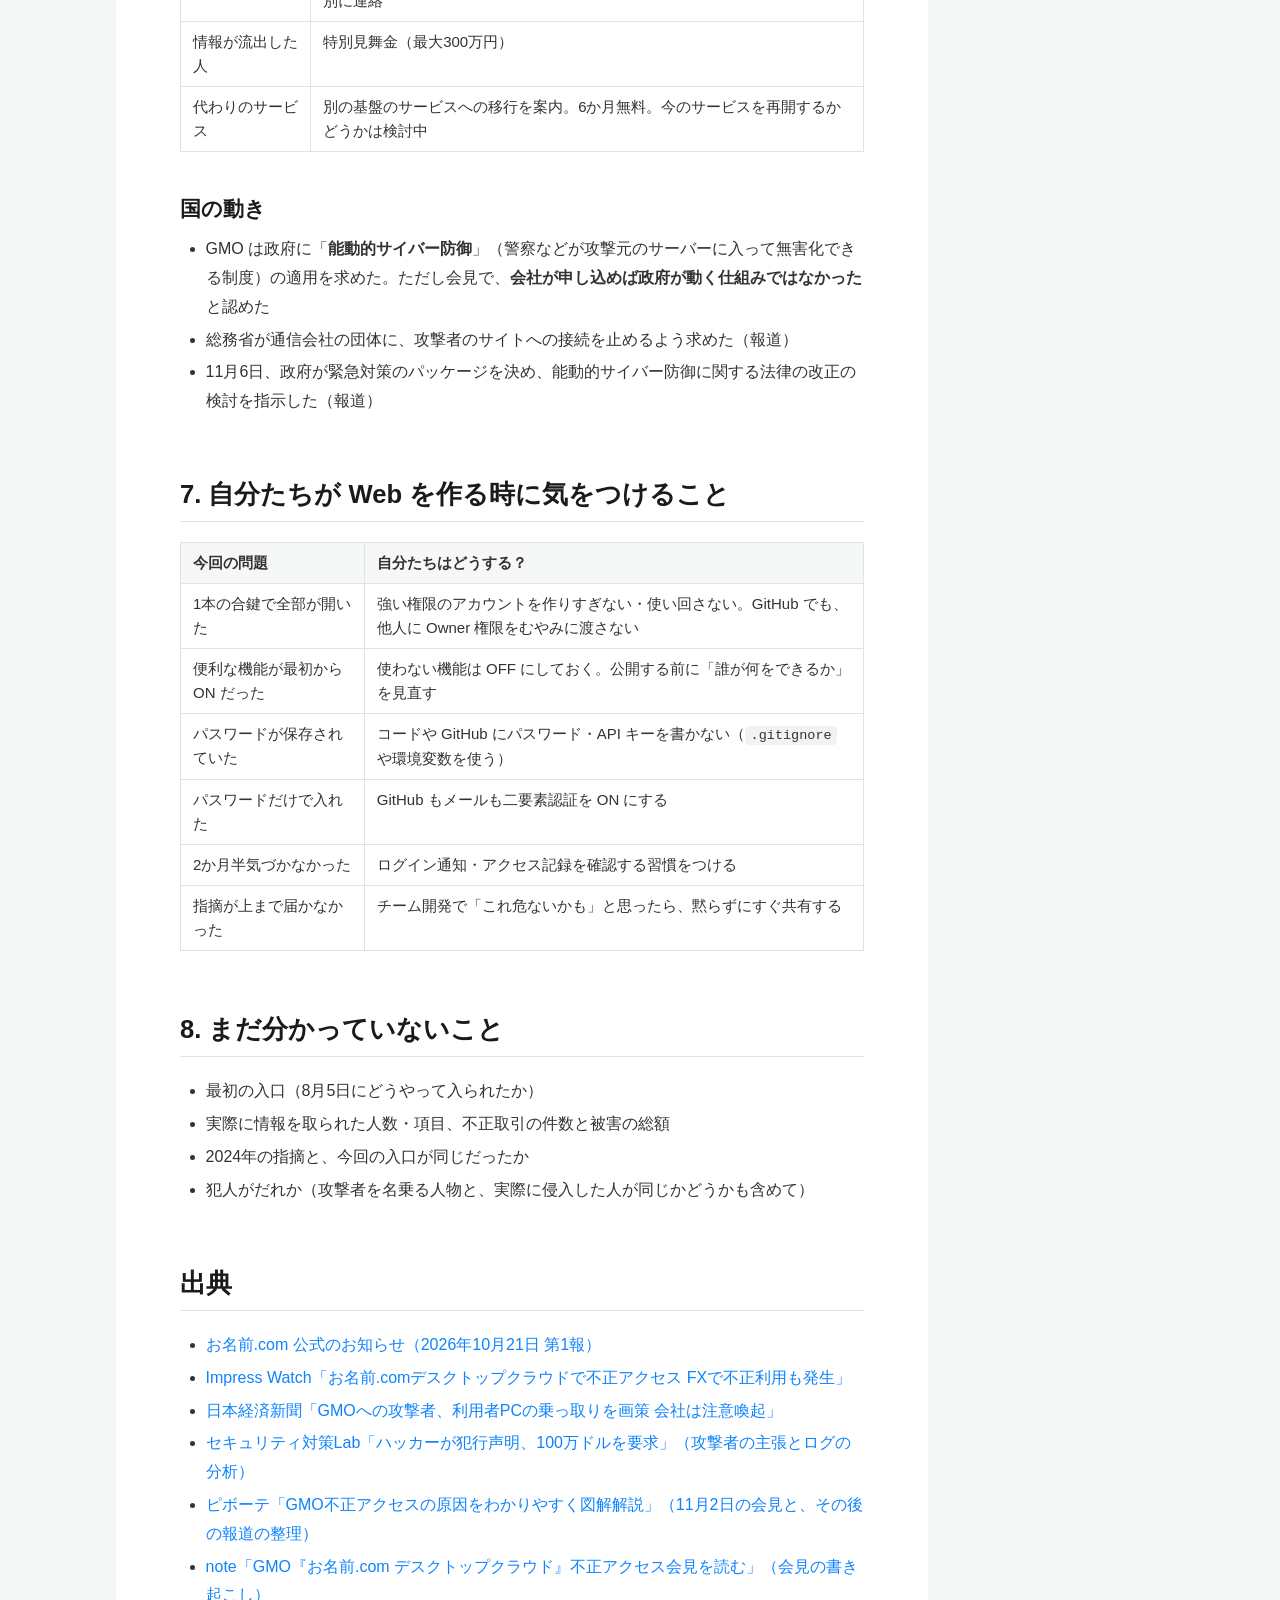
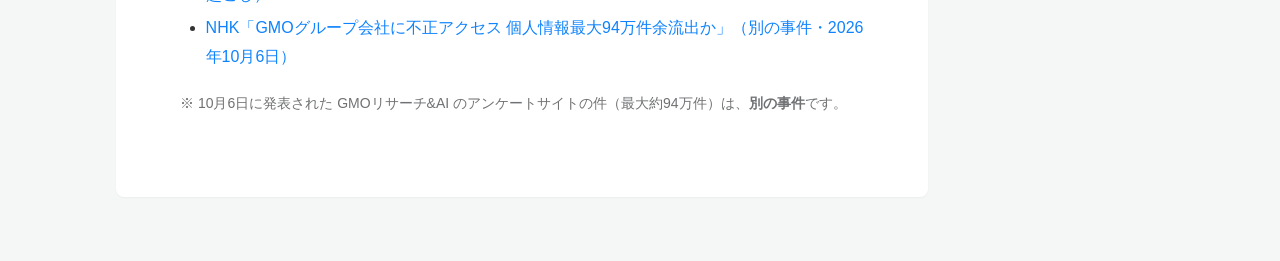
<file: gmo-incident.html>
<!DOCTYPE html>
<html lang="ja">
<head>
  <meta charset="UTF-8">
  <meta name="viewport" content="width=device-width, initial-scale=1">
  <title>図解：GMO お名前.com 不正アクセス事件</title>
  <link rel="stylesheet" href="style.css">
  <script src="site.js" defer></script>
</head>
<body>
<header class="site-header">
  <div class="header-top">
    <a class="site-logo" href="./"><span class="logo-mark">ITC 授業資料</span><span class="logo-sub">Web Extension III・IV</span></a>
    <form class="header-search" action="./" method="get" role="search"><input type="search" name="q" placeholder="記事を検索" aria-label="記事を検索"></form>
    <a class="header-btn" href="https://github.com/itc-kondo/class-materials">GitHub</a>
  </div>
  <nav class="header-tabs" aria-label="カテゴリ">
    <a data-tab="all" href="./">すべて</a>
    <a data-tab="class" href="./?tab=class">授業の手順書</a>
    <a data-tab="column" href="./?tab=column" class="active">小話・コラム</a>
  </nav>
</header>
<div class="article-layout">
<aside class="rail" aria-label="共有">
  <a href="https://x.com/intent/post?url=https%3A%2F%2Fitc-kondo.github.io%2Fclass-materials%2Fgmo-incident.html&amp;text=%E5%9B%B3%E8%A7%A3%EF%BC%9AGMO%20%E3%81%8A%E5%90%8D%E5%89%8D.com%20%E4%B8%8D%E6%AD%A3%E3%82%A2%E3%82%AF%E3%82%BB%E3%82%B9%E4%BA%8B%E4%BB%B6" target="_blank" rel="noopener" title="X でシェア">𝕏</a>
  <a href="https://www.facebook.com/sharer/sharer.php?u=https%3A%2F%2Fitc-kondo.github.io%2Fclass-materials%2Fgmo-incident.html" target="_blank" rel="noopener" title="Facebook でシェア">f</a>
  <a href="https://b.hatena.ne.jp/entry/s/itc-kondo.github.io/class-materials/gmo-incident.html" target="_blank" rel="noopener" title="はてなブックマーク">B!</a>
  <button type="button" data-copy title="URL をコピー">🔗</button>
  <span class="rail-label">コピー</span>
</aside>
<main>
  <div class="article-meta"><span class="avatar">K</span><span class="author">@itc-kondo</span></div>
  <div class="article-title"><h1>図解：GMO「お名前.com デスクトップクラウド」不正アクセス事件 ― 1本の合鍵から、2万台と利用者のPCまで</h1></div>
  <ul class="tags"><li>セキュリティ</li><li>不正アクセス</li><li>ランサムウェア</li><li>クラウド</li><li>リモートデスクトップ</li></ul>
  <p class="article-dates"><span>最終更新日 2026年11月09日</span><span>投稿日 2026年10月26日</span></p>
  <p class="note warn">2026年11月9日時点の公式発表・11月2日の記者会見・報道にもとづきます。捜査と調査は続いていて、内容は今後変わる可能性があります。<strong>会社が認めたこと</strong>と<strong>攻撃者の主張（本当かどうか分からないこと）</strong>は分けて書いています。</p>

  <h2 id="summary">3行でいうと</h2>
  <ol>
    <li>FX の自動売買に使う「クラウドの上のパソコン」を貸すサービスで、<strong>1台に入り込まれたところから、全部を管理する「合鍵」を奪われ、最大26,739台に不正なプログラムを配られた</strong>。</li>
    <li>そのパソコンに<strong>保存されていた証券・FX口座のパスワード</strong>が使われて口座が勝手に操作され、さらに<strong>リモートデスクトップの「ドライブ共有」を通って、利用者の自宅PCのファイルまで盗まれた</strong>。</li>
    <li>侵入は<strong>8月から始まっていたのに、約2か月半だれも気づかなかった</strong>。2024年には同じグループのセキュリティ会社から弱点を指摘されていたが、社長まで届いていなかった。</li>
  </ol>

  <!-- ===================================================== -->
  <h2 id="service">1. どんなサービスだったの？</h2>
  <p>「お名前.com デスクトップクラウド」は、<strong>インターネットの向こうにある Windows のパソコン（VPS）を1台まるごと借りられる</strong>サービスです。FX（外国のお金の売り買い）の<strong>自動売買ソフトを24時間動かしっぱなしにする</strong>ために、個人投資家に使われていました。</p>
  <figure>
    <img src="img/gmo/m1-remote.webp" alt="家の子どもが、雲の上で24時間動き続けるパソコンをリモートで操作しているイラスト" width="1280" height="720" loading="lazy">
    <figcaption>自分の家のパソコンから、雲の上のパソコンを遠隔で操作する。寝ている間もロボットが売り買いを続ける</figcaption>
  </figure>
  <figure>
    <svg viewBox="0 0 760 300" role="img" aria-label="自宅のPCからリモートデスクトップでクラウドのPCを操作し、クラウドのPCがFX会社と自動で取引する。全部のクラウドPCはGMOの管理サーバーが管理している" font-size="13">
      <defs><marker id="ga1" viewBox="0 0 10 10" refX="9" refY="5" markerWidth="6" markerHeight="6" orient="auto-start-reverse"><path d="M0 0L10 5L0 10z" class="dg-head"/></marker></defs>
      <text x="24" y="28" font-size="15" font-weight="600" class="dg-ink">家から雲の上のパソコンを操作し、そのパソコンが自動で取引する</text>
      <rect x="24" y="76" width="160" height="112" rx="8" class="dg-box"/>
      <text x="104" y="102" text-anchor="middle" font-weight="600" class="dg-ink">🏠 自宅のPC</text>
      <text x="104" y="126" text-anchor="middle" font-size="11.5" class="dg-quiet">画面を見て操作する</text>
      <text x="104" y="144" text-anchor="middle" font-size="11.5" class="dg-quiet">C ドライブに</text>
      <text x="104" y="160" text-anchor="middle" font-size="11.5" class="dg-quiet">自分のファイル</text>
      <rect x="332" y="72" width="200" height="132" rx="8" class="dg-box"/>
      <rect x="324" y="66" width="200" height="132" rx="8" class="dg-box"/>
      <rect x="316" y="60" width="200" height="132" rx="8" class="dg-main"/>
      <text x="416" y="86" text-anchor="middle" font-weight="600" class="dg-ink">☁ クラウドのPC（VPS）</text>
      <text x="416" y="110" text-anchor="middle" font-size="11.5" class="dg-ink">Windows Server</text>
      <text x="416" y="128" text-anchor="middle" font-size="11.5" class="dg-ink">MT4/MT5 と自動売買ソフト</text>
      <text x="416" y="146" text-anchor="middle" font-size="11.5" class="dg-ink">口座のパスワードを保存</text>
      <text x="416" y="176" text-anchor="middle" font-size="11.5" class="dg-quiet">1人1台・最大26,739台</text>
      <rect x="592" y="76" width="144" height="112" rx="8" class="dg-box"/>
      <text x="664" y="102" text-anchor="middle" font-weight="600" class="dg-ink">💹 FX 会社</text>
      <text x="664" y="126" text-anchor="middle" font-size="11.5" class="dg-quiet">取引口座</text>
      <text x="664" y="144" text-anchor="middle" font-size="11.5" class="dg-quiet">（GMO とは別の会社）</text>
      <rect x="316" y="240" width="200" height="48" rx="8" class="dg-box"/>
      <text x="416" y="262" text-anchor="middle" font-weight="600" class="dg-ink">🗄 GMO の管理サーバー</text>
      <text x="416" y="280" text-anchor="middle" font-size="11.5" class="dg-quiet">全部のクラウドPCを管理</text>
      <path d="M184 130H316" class="dg-line" marker-end="url(#ga1)"/>
      <path d="M532 130H592" class="dg-line" marker-end="url(#ga1)"/>
      <path d="M416 240V204" class="dg-line" marker-end="url(#ga1)" stroke-dasharray="4 4"/>
      <rect x="190" y="98" width="120" height="22" rx="11" class="dg-chip"/>
      <text x="250" y="113" text-anchor="middle" font-size="11" class="dg-chip-text">リモートデスクトップ</text>
      <text x="562" y="120" text-anchor="middle" font-size="11" class="dg-quiet">自動で取引</text>
    </svg>
    <figcaption>サービスのしくみ。<strong>全部のクラウドPCを、1つの管理サーバーが管理していた</strong>ことが、あとで大きな意味を持つ</figcaption>
  </figure>
  <ul>
    <li><strong>リモートデスクトップ（RDP）</strong>：遠くのパソコンの画面を、自分のパソコンに映して操作するしくみ</li>
    <li><strong>MT4 / MT5</strong>：FX の取引ソフト。再起動しても自動でログインできるよう、<strong>口座のIDとパスワードを覚えさせる</strong>のが普通の使い方だった</li>
  </ul>

  <!-- ===================================================== -->
  <h2 id="timeline">2. 何がいつ起きた？（時系列）</h2>
  <figure>
    <svg viewBox="0 0 760 392" role="img" aria-label="8月5日の侵入から11月6日の合同捜査本部設置までの時系列" font-size="13">
      <text x="24" y="28" font-size="15" font-weight="600" class="dg-ink">侵入は8月。気づいたのは10月19日</text>
      <rect x="24" y="44" width="712" height="122" rx="8" fill="#e3c64a" fill-opacity="0.18"/>
      <text x="728" y="62" text-anchor="end" font-size="11.5" font-weight="600" class="dg-ink">気づかなかった期間</text>
      <line x1="150" y1="56" x2="150" y2="376" class="dg-line"/>
      <g class="dg-ink">
        <circle cx="150" cy="70" r="5" fill="#dc2626"/><text x="136" y="74" text-anchor="end" font-weight="600">8/5</text><text x="168" y="74">顧客のクラウドPC（VPS）に入り込まれる</text>
        <circle cx="150" cy="96" r="5" fill="#dc2626"/><text x="136" y="100" text-anchor="end" font-weight="600">8/17</text><text x="168" y="100">管理者アカウント（合鍵）を奪われ、GMO の管理サーバーに入られる</text>
        <circle cx="150" cy="122" r="5" fill="#dc2626"/><text x="136" y="126" text-anchor="end" font-weight="600">9/20〜10/14</text><text x="168" y="126">管理サーバーから、最大26,739台に不正なプログラムを配られる</text>
        <text x="168" y="152" font-size="11.5" class="dg-quiet">（この間 約2か月半、会社はだれも気づかなかった）</text>
        <circle cx="150" cy="182" r="5" fill="#0f83fd"/><text x="136" y="186" text-anchor="end" font-weight="600">10/19</text><text x="168" y="186">利用者からの問い合わせで、初めて調査を始める</text>
        <circle cx="150" cy="208" r="5" fill="#0f83fd"/><text x="136" y="212" text-anchor="end" font-weight="600">10/20</text><text x="168" y="212">不正なプログラムを見つける。管理画面と新規申し込みを停止</text>
        <circle cx="150" cy="234" r="5" fill="#0f83fd"/><text x="136" y="238" text-anchor="end" font-weight="600">10/21</text><text x="168" y="238">全プランのサーバーを停止</text>
        <circle cx="150" cy="260" r="5" fill="#0f83fd"/><text x="136" y="264" text-anchor="end" font-weight="600">10/24</text><text x="168" y="264">情報の持ち出しを確認。見舞金・補償を発表。身代金は払わないと表明</text>
        <circle cx="150" cy="286" r="5" fill="#dc2626"/><text x="136" y="290" text-anchor="end" font-weight="600">10/27</text><text x="168" y="290">身代金の期限。攻撃者が1人分の個人情報をネットに公開</text>
        <circle cx="150" cy="312" r="5" fill="#16a34a"/><text x="136" y="316" text-anchor="end" font-weight="600">10/28</text><text x="168" y="316">攻撃者のサイトが止まる（その後の公開は確認されていない）</text>
        <circle cx="150" cy="338" r="5" fill="#16a34a"/><text x="136" y="342" text-anchor="end" font-weight="600">11/2</text><text x="168" y="342">社長らが記者会見。侵入の経緯を説明</text>
        <circle cx="150" cy="364" r="5" fill="#16a34a"/><text x="136" y="368" text-anchor="end" font-weight="600">11/6</text><text x="168" y="368">警察庁が全国合同捜査本部を設置。補償の個別連絡が始まる</text>
      </g>
    </svg>
    <figcaption>赤：攻撃者の動き ／ 青：会社の対応 ／ 緑：その後（11/2 の記者会見と報道より）</figcaption>
  </figure>

  <!-- ===================================================== -->
  <h2 id="attack">3. 攻撃の流れ ― 1本の合鍵から全部へ</h2>
  <p>11月2日の記者会見で、会社は侵入の流れを次のように説明しました。</p>
  <figure>
    <svg viewBox="0 0 760 344" role="img" aria-label="1台に侵入、合鍵を奪う、管理サーバーへ、全台に配る、そして口座の操作と自宅PCのファイル窃取" font-size="13">
      <defs><marker id="ga3" viewBox="0 0 10 10" refX="9" refY="5" markerWidth="6" markerHeight="6" orient="auto-start-reverse"><path d="M0 0L10 5L0 10z" class="dg-head"/></marker></defs>
      <text x="24" y="28" font-size="15" font-weight="600" class="dg-ink">1台への侵入が、管理サーバー経由で全台に広がった</text>
      <rect x="24" y="52" width="160" height="104" rx="8" class="dg-box"/>
      <text x="104" y="78" text-anchor="middle" font-weight="600" class="dg-ink">① 1台に侵入</text>
      <text x="104" y="100" text-anchor="middle" font-size="11.5" class="dg-quiet">8月5日</text>
      <text x="104" y="118" text-anchor="middle" font-size="11.5" class="dg-quiet">顧客のVPSに入る</text>
      <text x="104" y="136" text-anchor="middle" font-size="11.5" class="dg-quiet">（入口は調査中）</text>
      <rect x="208" y="52" width="160" height="104" rx="8" class="dg-main"/>
      <text x="288" y="78" text-anchor="middle" font-weight="600" class="dg-ink">② 合鍵を奪う</text>
      <text x="288" y="100" text-anchor="middle" font-size="11.5" class="dg-ink">8月17日</text>
      <text x="288" y="118" text-anchor="middle" font-size="11.5" class="dg-ink">管理者アカウント</text>
      <text x="288" y="136" text-anchor="middle" font-size="11.5" class="dg-ink">を手に入れる</text>
      <rect x="392" y="52" width="160" height="104" rx="8" class="dg-box"/>
      <text x="472" y="78" text-anchor="middle" font-weight="600" class="dg-ink">③ 管理サーバーへ</text>
      <text x="472" y="100" text-anchor="middle" font-size="11.5" class="dg-quiet">8月17日</text>
      <text x="472" y="118" text-anchor="middle" font-size="11.5" class="dg-quiet">全部のVPSを</text>
      <text x="472" y="136" text-anchor="middle" font-size="11.5" class="dg-quiet">管理する親玉</text>
      <rect x="576" y="52" width="160" height="104" rx="8" class="dg-box"/>
      <text x="656" y="78" text-anchor="middle" font-weight="600" class="dg-ink">④ 全台に配る</text>
      <text x="656" y="100" text-anchor="middle" font-size="11.5" class="dg-quiet">9/20〜10/14</text>
      <text x="656" y="118" text-anchor="middle" font-size="11.5" class="dg-quiet">最大26,739台に</text>
      <text x="656" y="136" text-anchor="middle" font-size="11.5" class="dg-quiet">不正なプログラム</text>
      <path d="M184 104H208" class="dg-line" marker-end="url(#ga3)"/>
      <path d="M368 104H392" class="dg-line" marker-end="url(#ga3)"/>
      <path d="M552 104H576" class="dg-line" marker-end="url(#ga3)"/>
      <path d="M656 156V188H328V216" class="dg-line" marker-end="url(#ga3)"/>
      <path d="M604 188V216" class="dg-line" marker-end="url(#ga3)"/>
      <rect x="208" y="216" width="240" height="104" rx="8" class="dg-box"/>
      <text x="328" y="242" text-anchor="middle" font-weight="600" class="dg-ink">⑤ 口座を勝手に操作</text>
      <text x="328" y="266" text-anchor="middle" font-size="11.5" class="dg-quiet">VPS に保存されていた</text>
      <text x="328" y="284" text-anchor="middle" font-size="11.5" class="dg-quiet">口座のパスワードを使って</text>
      <text x="328" y="302" text-anchor="middle" font-size="11.5" class="dg-quiet">FX 口座にログイン</text>
      <rect x="472" y="216" width="264" height="104" rx="8" class="dg-box"/>
      <text x="604" y="242" text-anchor="middle" font-weight="600" class="dg-ink">⑥ 自宅PCのファイルを盗む</text>
      <text x="604" y="266" text-anchor="middle" font-size="11.5" class="dg-quiet">リモートデスクトップの</text>
      <text x="604" y="284" text-anchor="middle" font-size="11.5" class="dg-quiet">「ドライブ共有」を通って</text>
      <text x="604" y="302" text-anchor="middle" font-size="11.5" class="dg-quiet">利用者の手元の PC へ</text>
    </svg>
    <figcaption>会社が会見で説明した流れ。①の最初の入口は「正確にはまだ分かっていない」とされている</figcaption>
  </figure>
  <div class="table-wrap"><table>
    <thead><tr><th>ステップ</th><th>何が起きた？</th><th>たとえると</th></tr></thead>
    <tbody>
      <tr><td>① 1台に侵入</td><td>利用者のクラウドPC 1台に入り込まれた</td><td>マンションの1部屋に忍び込まれる</td></tr>
      <tr><td>② 合鍵を奪う</td><td>そこから<strong>管理者アカウント</strong>（全部を操作できる強い権限）を奪われた</td><td>管理人の<strong>マスターキー</strong>を盗まれる</td></tr>
      <tr><td>③ 管理サーバーへ</td><td>全部のクラウドPCを管理している<strong>GMO 側のサーバー</strong>に入られた</td><td>管理人室に入られる</td></tr>
      <tr><td>④ 全台に配る</td><td>管理サーバーの「全台に配る機能」で、<strong>最大26,739台</strong>に不正なプログラムを入れられた</td><td>全部の部屋に、一度に盗聴器を仕掛けられる</td></tr>
    </tbody>
  </table></div>

  <!-- ===================================================== -->
  <h2 id="points">4. 技術的に何がまずかった？</h2>

  <h3 id="masterkey">① 1本の合鍵で、全部が開いてしまった</h3>
  <figure>
    <img src="img/gmo/m2-masterkey.webp" alt="泥棒が1本の合鍵で、ずらりと並んだ部屋のドアを次々に開けていくイラスト" width="1280" height="720" loading="lazy">
    <figcaption>管理者の合鍵（管理者アカウント）が1本盗まれると、全部の部屋が開いてしまう</figcaption>
  </figure>
  <p>たくさんのサーバーを少ない人数で管理するには、<strong>全部をまとめて操作できる管理のしくみ</strong>が便利です。でも、その<strong>合鍵が1本盗まれると、全部が一度にやられる</strong>という弱点にもなります。今回は1台への侵入から合鍵を奪われ、被害が最大26,739台まで広がりました。</p>
  <p>攻撃者は「<strong>全部のサーバーに共通の管理者アカウントがあった</strong>」と主張していますが、これは<strong>会社は認めていない、攻撃者の主張</strong>です。</p>
  <p class="note"><strong>考え方：権限は「必要な分だけ」</strong>（最小権限の原則）。1つの鍵で全部を開けられるようにしない、鍵を部屋ごとに分ける、強い鍵を使ったら記録を残してすぐ気づけるようにする、が基本です。</p>

  <h3 id="drive">② 「ドライブ共有」で、自宅のPCまでつながっていた</h3>
  <figure>
    <img src="img/gmo/m3-drive.webp" alt="雲の上の部屋と家がトンネルでつながっていて、雲の部屋に入った泥棒が家の引き出しに手を伸ばしているイラスト" width="1280" height="720" loading="lazy">
    <figcaption>便利なトンネルがあったせいで、雲の上の部屋に入った泥棒が、家の中にまで手が届いてしまった</figcaption>
  </figure>
  <p>リモートデスクトップには、<strong>自分のパソコンのドライブ（C ドライブなど）を、遠くのパソコンからも見えるようにする「ドライブ共有」</strong>という便利な機能があります。手元のファイルをクラウドのPCに渡したい時に使います。このサービスでは、<strong>便利さのために最初から有効になっていた</strong>と会社が認めました。</p>
  <figure>
    <svg viewBox="0 0 760 260" role="img" aria-label="ドライブ共有がオンだと、クラウドのPCから自宅のCドライブが見える" font-size="13">
      <defs><marker id="ga4" viewBox="0 0 10 10" refX="9" refY="5" markerWidth="6" markerHeight="6" orient="auto-start-reverse"><path d="M0 0L10 5L0 10z" class="dg-head"/></marker></defs>
      <text x="24" y="28" font-size="15" font-weight="600" class="dg-ink">ドライブ共有が ON だと、クラウド側から自宅の C ドライブが見える</text>
      <rect x="24" y="56" width="240" height="160" rx="8" class="dg-box"/>
      <text x="144" y="82" text-anchor="middle" font-weight="600" class="dg-ink">🏠 自宅のPC</text>
      <rect x="44" y="104" width="200" height="92" rx="8" class="dg-main"/>
      <text x="144" y="130" text-anchor="middle" font-weight="600" class="dg-ink">C ドライブ</text>
      <text x="144" y="152" text-anchor="middle" font-size="11.5" class="dg-ink">書類・写真・税金の書類</text>
      <text x="144" y="170" text-anchor="middle" font-size="11.5" class="dg-ink">ブラウザに保存したパスワード</text>
      <rect x="496" y="56" width="240" height="160" rx="8" class="dg-box"/>
      <text x="616" y="82" text-anchor="middle" font-weight="600" class="dg-ink">☁ クラウドのPC</text>
      <text x="616" y="104" text-anchor="middle" font-size="11.5" class="dg-quiet">ここに侵入された</text>
      <rect x="516" y="120" width="200" height="76" rx="8" class="dg-box"/>
      <text x="616" y="148" text-anchor="middle" font-size="12" class="dg-ink" font-family="SFMono-Regular, Menlo, monospace">\\tsclient\C</text>
      <text x="616" y="172" text-anchor="middle" font-size="11.5" class="dg-quiet">＝ 自宅の C ドライブが見える</text>
      <path d="M264 96H496" class="dg-line" marker-end="url(#ga4)"/>
      <text x="380" y="88" text-anchor="middle" font-size="11.5" class="dg-quiet">画面を見て操作する</text>
      <path d="M516 160H244" class="dg-line" marker-end="url(#ga4)" stroke-dasharray="5 4"/>
      <rect x="320" y="148" width="120" height="24" rx="12" class="dg-chip"/>
      <text x="380" y="164" text-anchor="middle" font-size="11.5" class="dg-chip-text">ドライブ共有 ON</text>
      <text x="380" y="240" text-anchor="middle" font-size="11.5" class="dg-quiet">ふつうは「画面だけ」の通り道。共有を ON にすると、ファイルの通り道も開く</text>
    </svg>
    <figcaption>クラウドのPCに入った攻撃者からは、接続中の利用者の C ドライブが <code>\\tsclient\C</code> という場所として見える</figcaption>
  </figure>
  <p>そのため、<strong>クラウドのPCに入り込んだ攻撃者が、接続してきた利用者の自宅PCのファイルまで盗めてしまいました</strong>。会社は会見で、利用者の手元のファイルが盗まれたことを確認したと説明しています（範囲は調査中）。</p>
  <p>攻撃者は「書類やブラウザに保存したパスワードなどを集めた」とするログを公開しましたが、<strong>本物かどうかは確認されていません</strong>。</p>
  <p class="note"><strong>考え方：便利な機能は「使う時だけ ON」</strong>。初期設定で ON にしておくと、使わない人まで危険にさらすことになります。</p>

  <h3 id="password">③ パスワードを「保存したまま」だった</h3>
  <p>FX の自動売買は24時間無人で動かすので、<strong>口座のパスワードをソフトに覚えさせておくのが普通</strong>でした。クラウドのPCに入られると、<strong>保存されたパスワードがまとめて読めてしまいます</strong>。報道では、<strong>2秒で400万円以上の損失</strong>が出た例も伝えられています。</p>
  <p class="note"><strong>考え方：二要素認証（2段階認証）</strong>を ON にしておけば、パスワードが盗まれても、スマホの確認がないとログインできません。会社も利用者に二要素認証を呼びかけました。</p>

  <h3 id="detect">④ 2か月半、だれも気づかなかった</h3>
  <p>8月5日に入り込まれ、9月20日から10月14日まで全台に不正なプログラムが配られていたのに、<strong>会社が気づいたのは10月19日の利用者からの問い合わせ</strong>でした。なぜ気づけなかったのかについて、会見では「（答えを）今持っていない」と説明されています。</p>
  <p class="note"><strong>考え方：「入られないこと」と同じくらい「入られたらすぐ気づくこと」が大事</strong>。強い権限の使用や、普段と違う大量の操作は、記録（ログ）を見て自動で知らせるしくみが要ります。</p>

  <h3 id="report">⑤ 2024年の指摘が、上まで届いていなかった</h3>
  <p>2024年4月、同じグループのセキュリティ会社（GMOサイバーセキュリティ byイエラエ）がこのサービスを診断し、弱点を報告していました。会社は4回の緊急メンテナンスで対応しましたが、<strong>「深さと速さの両面で不足していた」</strong>と認めています。報告は当時の担当役員までは届いていましたが、<strong>グループ代表には上がっておらず、再診断もしていませんでした</strong>。</p>
  <p>この時の指摘が今回の入口と同じだったかどうかは、まだ分かっていません。また、ドライブ共有の問題はこの時の指摘には含まれていなかったと説明されています。</p>
  <p class="note"><strong>考え方：セキュリティは技術だけでなく「組織」の問題</strong>。危険の報告が、判断できる人までちゃんと届くしくみが要ります。</p>

  <!-- ===================================================== -->
  <h2 id="ransom">5. 身代金の脅迫と、会社の判断</h2>
  <figure>
    <img src="img/gmo/m4-ransom.webp" alt="泥棒がお金を要求し、会社の人がバツ印で断り、後ろで警察官と技術者が調べているイラスト" width="1280" height="720" loading="lazy">
    <figcaption>脅迫には応じず、警察と一緒に犯人を追う</figcaption>
  </figure>
  <p>攻撃者は、<strong>盗んだ情報を「払わなければ公開する」</strong>と脅し、お金（身代金）を要求しました。データを盗んでから脅す、最近のランサムウェア攻撃でよく使われる「<strong>二重脅迫</strong>」という手口です。</p>
  <div class="table-wrap"><table>
    <thead><tr><th>項目</th><th>内容</th></tr></thead>
    <tbody>
      <tr><td>最初の要求</td><td>5,000万ドル（約80億円）。その後、攻撃者のサイトで 100万ドル（約1億5,700万円）に下げて、10月27日正午を期限にした（報道）</td></tr>
      <tr><td>脅しの中身</td><td>情報の公開、利用者のPCへの攻撃、取引口座の不正操作の継続（攻撃者の主張）</td></tr>
      <tr><td>会社の判断</td><td><strong>払わない</strong>。払っても、情報を消してくれる保証も、悪用しない保証もないため</td></tr>
      <tr><td>期限のあと</td><td>攻撃者が1人分とされる個人情報を公開。10月28日に攻撃者のサイトが止まり、その後の公開は確認されていない（11月8日時点の報道）</td></tr>
      <tr><td>犯人探し</td><td>会社が犯人特定につながる情報に最大100万ドルの懸賞金を出すと発表。11月6日に警察庁が全国合同捜査本部を設置（11月8日時点で逮捕の発表なし）</td></tr>
    </tbody>
  </table></div>
  <p>身代金を払うと、攻撃者の次の攻撃の資金になり、「この会社は払う」と思われて再び狙われることにもなります。そのため、<strong>払わないのが原則</strong>とされています。</p>

  <!-- ===================================================== -->
  <h2 id="response">6. 会社と国の対応</h2>
  <h3>利用者への補償</h3>
  <div class="table-wrap"><table>
    <thead><tr><th>補償</th><th>内容</th></tr></thead>
    <tbody>
      <tr><td>お見舞金</td><td>全利用者に一律 5,000円</td></tr>
      <tr><td>不正取引の損失</td><td>全額を補償（相場の上がり下がりによる損失などは対象外）。11月6日から個別に連絡</td></tr>
      <tr><td>情報が流出した人</td><td>特別見舞金（最大300万円）</td></tr>
      <tr><td>代わりのサービス</td><td>別の基盤のサービスへの移行を案内。6か月無料。今のサービスを再開するかどうかは検討中</td></tr>
    </tbody>
  </table></div>
  <h3>国の動き</h3>
  <ul>
    <li>GMO は政府に「<strong>能動的サイバー防御</strong>」（警察などが攻撃元のサーバーに入って無害化できる制度）の適用を求めた。ただし会見で、<strong>会社が申し込めば政府が動く仕組みではなかった</strong>と認めた</li>
    <li>総務省が通信会社の団体に、攻撃者のサイトへの接続を止めるよう求めた（報道）</li>
    <li>11月6日、政府が緊急対策のパッケージを決め、能動的サイバー防御に関する法律の改正の検討を指示した（報道）</li>
  </ul>

  <!-- ===================================================== -->
  <h2 id="lessons">7. 自分たちが Web を作る時に気をつけること</h2>
  <div class="table-wrap"><table>
    <thead><tr><th>今回の問題</th><th>自分たちはどうする？</th></tr></thead>
    <tbody>
      <tr><td>1本の合鍵で全部が開いた</td><td>強い権限のアカウントを作りすぎない・使い回さない。GitHub でも、他人に Owner 権限をむやみに渡さない</td></tr>
      <tr><td>便利な機能が最初から ON だった</td><td>使わない機能は OFF にしておく。公開する前に「誰が何をできるか」を見直す</td></tr>
      <tr><td>パスワードが保存されていた</td><td>コードや GitHub にパスワード・API キーを書かない（<code>.gitignore</code> や環境変数を使う）</td></tr>
      <tr><td>パスワードだけで入れた</td><td>GitHub もメールも二要素認証を ON にする</td></tr>
      <tr><td>2か月半気づかなかった</td><td>ログイン通知・アクセス記録を確認する習慣をつける</td></tr>
      <tr><td>指摘が上まで届かなかった</td><td>チーム開発で「これ危ないかも」と思ったら、黙らずにすぐ共有する</td></tr>
    </tbody>
  </table></div>

  <h2 id="unknown">8. まだ分かっていないこと</h2>
  <ul>
    <li>最初の入口（8月5日にどうやって入られたか）</li>
    <li>実際に情報を取られた人数・項目、不正取引の件数と被害の総額</li>
    <li>2024年の指摘と、今回の入口が同じだったか</li>
    <li>犯人がだれか（攻撃者を名乗る人物と、実際に侵入した人が同じかどうかも含めて）</li>
  </ul>

  <h2 id="sources">出典</h2>
  <ul>
    <li><a href="https://www.onamae.com/news/article/11584">お名前.com 公式のお知らせ（2026年10月21日 第1報）</a></li>
    <li><a href="https://www.watch.impress.co.jp/docs/news/2150663.html">Impress Watch「お名前.comデスクトップクラウドで不正アクセス FXで不正利用も発生」</a></li>
    <li><a href="https://www.nikkei.com/article/DGXZQOUC250PP0V21C26A0000000/">日本経済新聞「GMOへの攻撃者、利用者PCの乗っ取りを画策 会社は注意喚起」</a></li>
    <li><a href="https://rocket-boys.co.jp/security-measures-lab/gmo_onamae_hacker_statement_lab_sources_20261025/">セキュリティ対策Lab「ハッカーが犯行声明、100万ドルを要求」（攻撃者の主張とログの分析）</a></li>
    <li><a href="https://pivo-te.co.jp/article/1357">ピボーテ「GMO不正アクセスの原因をわかりやすく図解解説」（11月2日の会見と、その後の報道の整理）</a></li>
    <li><a href="https://note.com/seiichi3141/n/ncaf371458f50">note「GMO『お名前.com デスクトップクラウド』不正アクセス会見を読む」（会見の書き起こし）</a></li>
    <li><a href="https://news.web.nhk/newsweb/na/nd-20261006de55007">NHK「GMOグループ会社に不正アクセス 個人情報最大94万件余流出か」（別の事件・2026年10月6日）</a></li>
  </ul>
  <p class="date">※ 10月6日に発表された GMOリサーチ&amp;AI のアンケートサイトの件（最大約94万件）は、<strong>別の事件</strong>です。</p>
</main>
<aside class="side"><nav class="toc" data-auto aria-label="目次"></nav></aside>
</div>
</body>
</html>
</file>
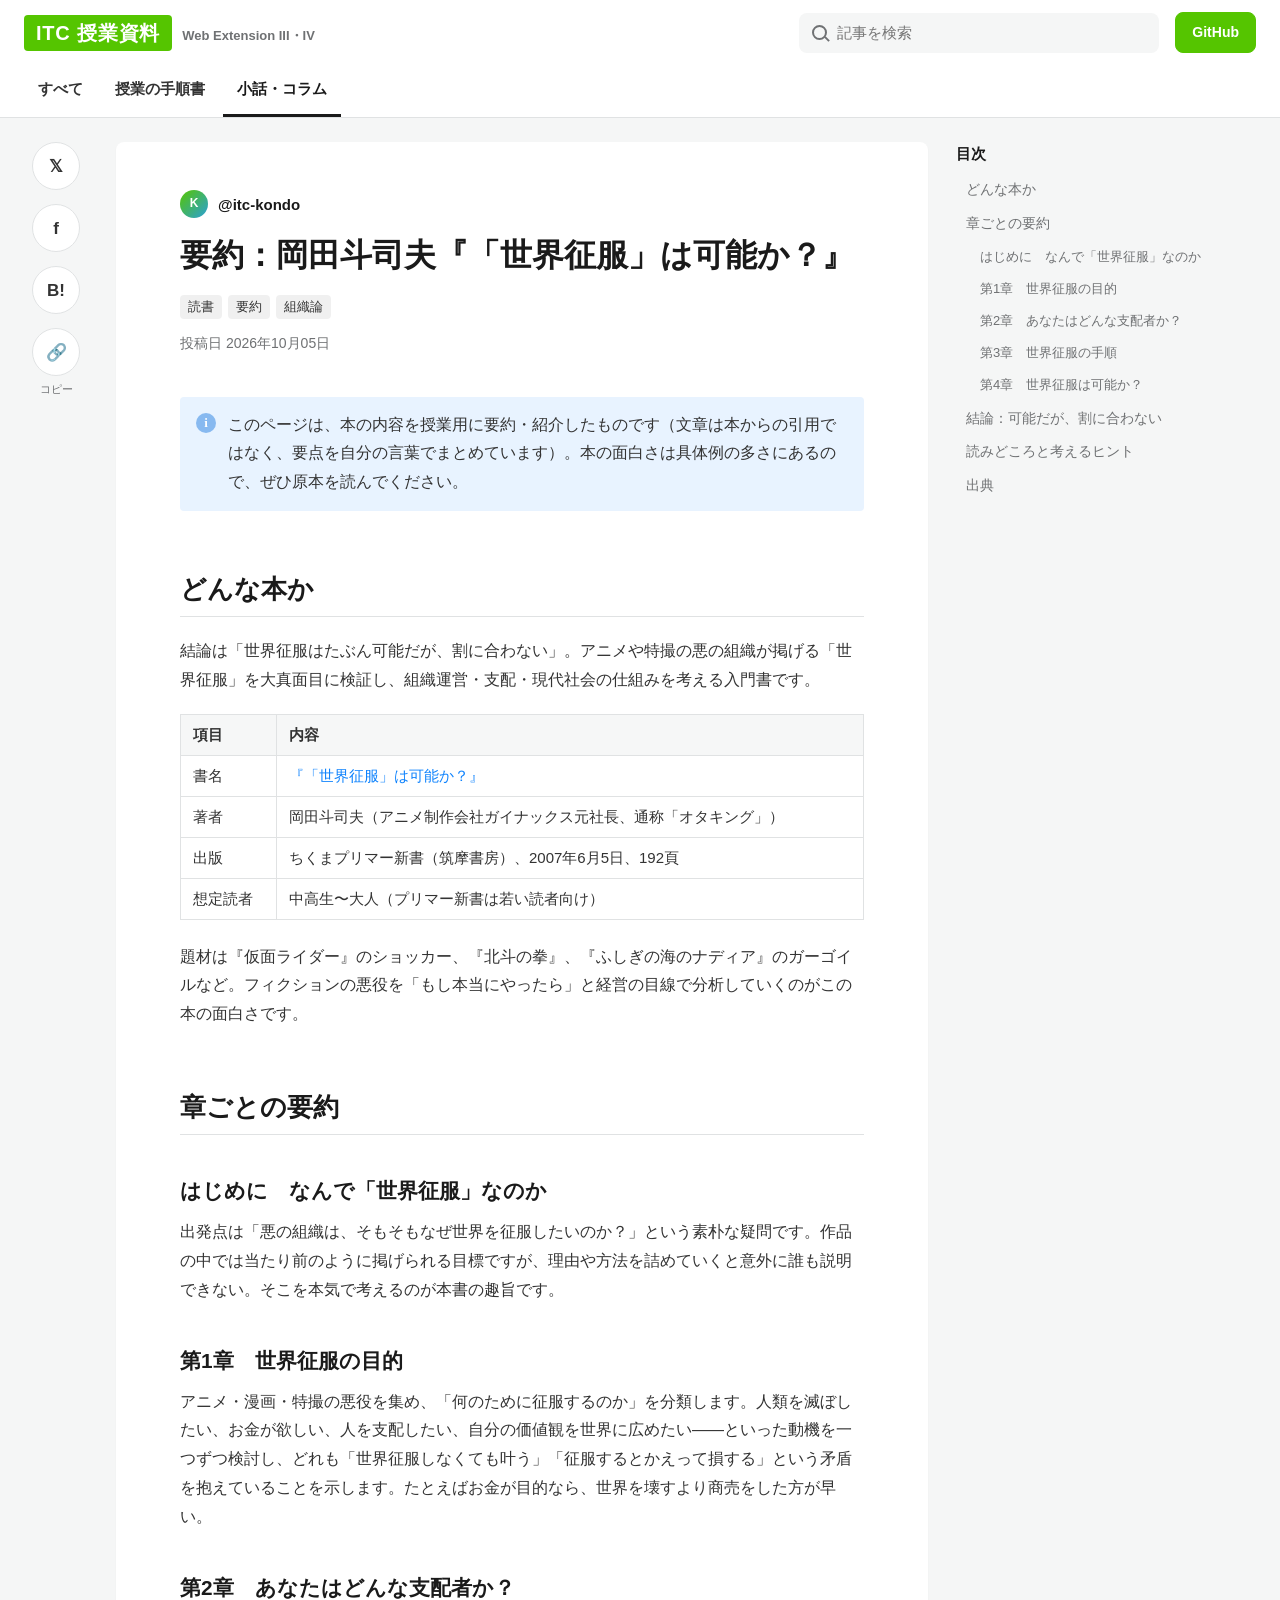
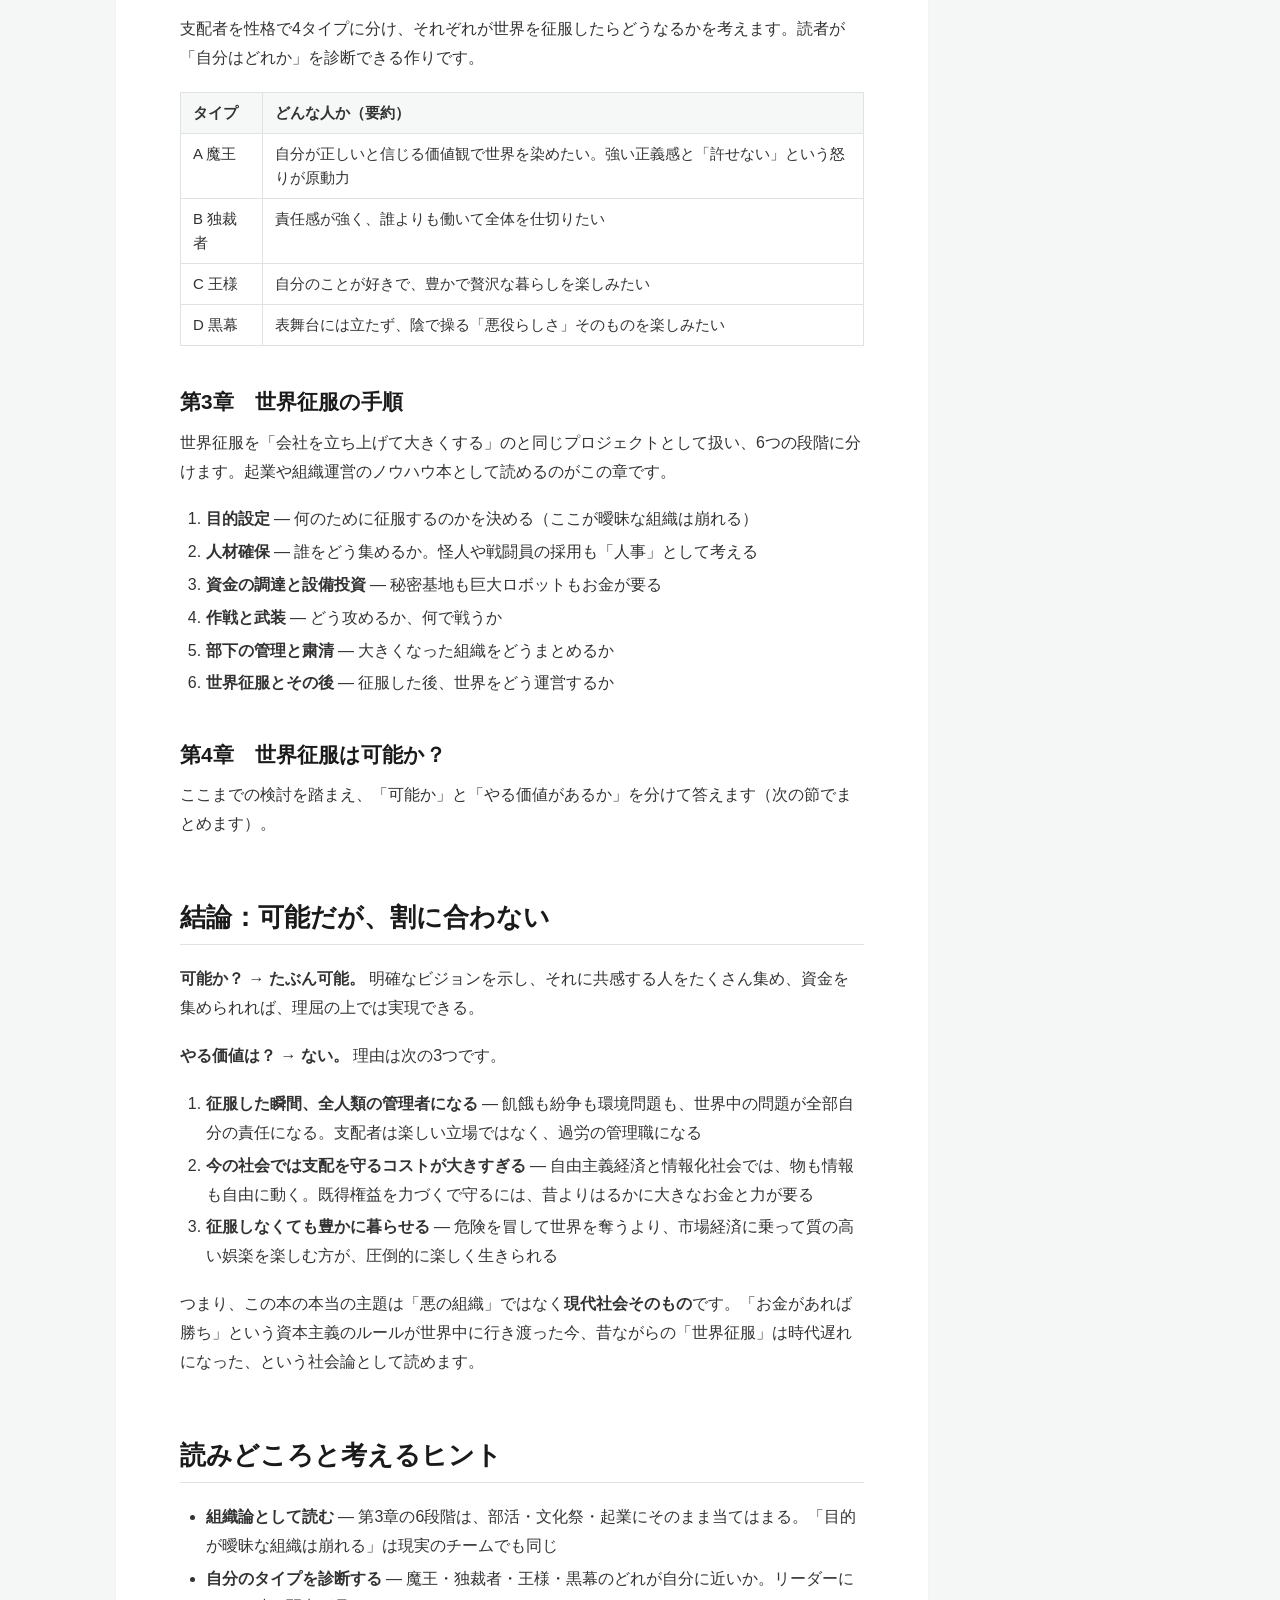
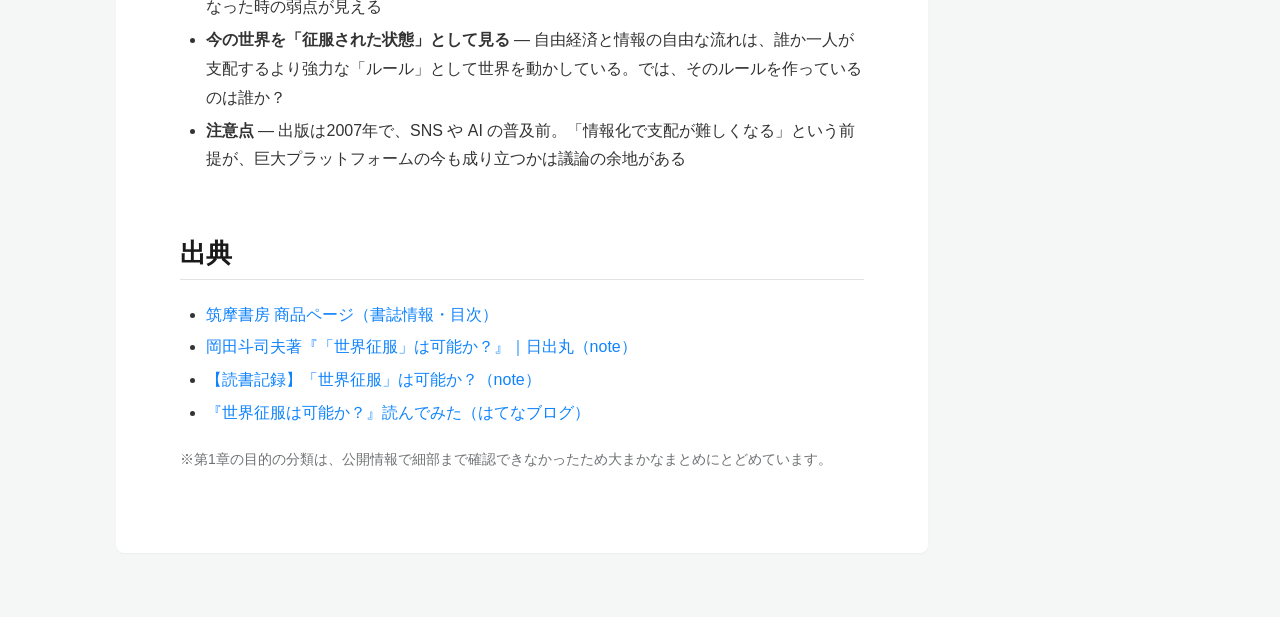
<file: sekai-seifuku.html>
<!DOCTYPE html>
<html lang="ja">
<head>
  <meta charset="UTF-8">
  <meta name="viewport" content="width=device-width, initial-scale=1">
  <title>要約：岡田斗司夫『「世界征服」は可能か？』</title>
  <link rel="stylesheet" href="style.css">
  <script src="site.js" defer></script>
</head>
<body>
<header class="site-header">
  <div class="header-top">
    <a class="site-logo" href="./"><span class="logo-mark">ITC 授業資料</span><span class="logo-sub">Web Extension III・IV</span></a>
    <form class="header-search" action="./" method="get" role="search"><input type="search" name="q" placeholder="記事を検索" aria-label="記事を検索"></form>
    <a class="header-btn" href="https://github.com/itc-kondo/class-materials">GitHub</a>
  </div>
  <nav class="header-tabs" aria-label="カテゴリ">
    <a data-tab="all" href="./">すべて</a>
    <a data-tab="class" href="./?tab=class">授業の手順書</a>
    <a data-tab="column" href="./?tab=column" class="active">小話・コラム</a>
  </nav>
</header>
<div class="article-layout">
<aside class="rail" aria-label="共有">
  <a href="https://x.com/intent/post?url=https%3A%2F%2Fitc-kondo.github.io%2Fclass-materials%2Fsekai-seifuku.html&amp;text=%E8%A6%81%E7%B4%84%EF%BC%9A%E5%B2%A1%E7%94%B0%E6%96%97%E5%8F%B8%E5%A4%AB%E3%80%8E%E3%80%8C%E4%B8%96%E7%95%8C%E5%BE%81%E6%9C%8D%E3%80%8D%E3%81%AF%E5%8F%AF%E8%83%BD%E3%81%8B%EF%BC%9F%E3%80%8F" target="_blank" rel="noopener" title="X でシェア">𝕏</a>
  <a href="https://www.facebook.com/sharer/sharer.php?u=https%3A%2F%2Fitc-kondo.github.io%2Fclass-materials%2Fsekai-seifuku.html" target="_blank" rel="noopener" title="Facebook でシェア">f</a>
  <a href="https://b.hatena.ne.jp/entry/s/itc-kondo.github.io/class-materials/sekai-seifuku.html" target="_blank" rel="noopener" title="はてなブックマーク">B!</a>
  <button type="button" data-copy title="URL をコピー">🔗</button>
  <span class="rail-label">コピー</span>
</aside>
<main>
  <div class="article-meta"><span class="avatar">K</span><span class="author">@itc-kondo</span></div>
  <div class="article-title"><h1>要約：岡田斗司夫『「世界征服」は可能か？』</h1></div>
  <ul class="tags"><li>読書</li><li>要約</li><li>組織論</li></ul>
  <p class="article-dates"><span>投稿日 2026年10月05日</span></p>
  <p class="note">このページは、本の内容を授業用に要約・紹介したものです（文章は本からの引用ではなく、要点を自分の言葉でまとめています）。本の面白さは具体例の多さにあるので、ぜひ原本を読んでください。</p>

  <h2>どんな本か</h2>
  <p>結論は「世界征服はたぶん可能だが、割に合わない」。アニメや特撮の悪の組織が掲げる「世界征服」を大真面目に検証し、組織運営・支配・現代社会の仕組みを考える入門書です。</p>
  <div class="table-wrap"><table>
    <thead><tr><th>項目</th><th>内容</th></tr></thead>
    <tbody>
      <tr><td>書名</td><td><a href="https://chikumashobo.co.jp/product/9784480687623/">『「世界征服」は可能か？』</a></td></tr>
      <tr><td>著者</td><td>岡田斗司夫（アニメ制作会社ガイナックス元社長、通称「オタキング」）</td></tr>
      <tr><td>出版</td><td>ちくまプリマー新書（筑摩書房）、2007年6月5日、192頁</td></tr>
      <tr><td>想定読者</td><td>中高生〜大人（プリマー新書は若い読者向け）</td></tr>
    </tbody>
  </table></div>
  <p>題材は『仮面ライダー』のショッカー、『北斗の拳』、『ふしぎの海のナディア』のガーゴイルなど。フィクションの悪役を「もし本当にやったら」と経営の目線で分析していくのがこの本の面白さです。</p>

  <h2>章ごとの要約</h2>
  <h3>はじめに　なんで「世界征服」なのか</h3>
  <p>出発点は「悪の組織は、そもそもなぜ世界を征服したいのか？」という素朴な疑問です。作品の中では当たり前のように掲げられる目標ですが、理由や方法を詰めていくと意外に誰も説明できない。そこを本気で考えるのが本書の趣旨です。</p>

  <h3>第1章　世界征服の目的</h3>
  <p>アニメ・漫画・特撮の悪役を集め、「何のために征服するのか」を分類します。人類を滅ぼしたい、お金が欲しい、人を支配したい、自分の価値観を世界に広めたい――といった動機を一つずつ検討し、どれも「世界征服しなくても叶う」「征服するとかえって損する」という矛盾を抱えていることを示します。たとえばお金が目的なら、世界を壊すより商売をした方が早い。</p>

  <h3>第2章　あなたはどんな支配者か？</h3>
  <p>支配者を性格で4タイプに分け、それぞれが世界を征服したらどうなるかを考えます。読者が「自分はどれか」を診断できる作りです。</p>
  <div class="table-wrap"><table>
    <thead><tr><th>タイプ</th><th>どんな人か（要約）</th></tr></thead>
    <tbody>
      <tr><td>A 魔王</td><td>自分が正しいと信じる価値観で世界を染めたい。強い正義感と「許せない」という怒りが原動力</td></tr>
      <tr><td>B 独裁者</td><td>責任感が強く、誰よりも働いて全体を仕切りたい</td></tr>
      <tr><td>C 王様</td><td>自分のことが好きで、豊かで贅沢な暮らしを楽しみたい</td></tr>
      <tr><td>D 黒幕</td><td>表舞台には立たず、陰で操る「悪役らしさ」そのものを楽しみたい</td></tr>
    </tbody>
  </table></div>

  <h3>第3章　世界征服の手順</h3>
  <p>世界征服を「会社を立ち上げて大きくする」のと同じプロジェクトとして扱い、6つの段階に分けます。起業や組織運営のノウハウ本として読めるのがこの章です。</p>
  <ol>
    <li><strong>目的設定</strong> ― 何のために征服するのかを決める（ここが曖昧な組織は崩れる）</li>
    <li><strong>人材確保</strong> ― 誰をどう集めるか。怪人や戦闘員の採用も「人事」として考える</li>
    <li><strong>資金の調達と設備投資</strong> ― 秘密基地も巨大ロボットもお金が要る</li>
    <li><strong>作戦と武装</strong> ― どう攻めるか、何で戦うか</li>
    <li><strong>部下の管理と粛清</strong> ― 大きくなった組織をどうまとめるか</li>
    <li><strong>世界征服とその後</strong> ― 征服した後、世界をどう運営するか</li>
  </ol>

  <h3>第4章　世界征服は可能か？</h3>
  <p>ここまでの検討を踏まえ、「可能か」と「やる価値があるか」を分けて答えます（次の節でまとめます）。</p>

  <h2>結論：可能だが、割に合わない</h2>
  <p><strong>可能か？ → たぶん可能。</strong> 明確なビジョンを示し、それに共感する人をたくさん集め、資金を集められれば、理屈の上では実現できる。</p>
  <p><strong>やる価値は？ → ない。</strong> 理由は次の3つです。</p>
  <ol>
    <li><strong>征服した瞬間、全人類の管理者になる</strong> ― 飢餓も紛争も環境問題も、世界中の問題が全部自分の責任になる。支配者は楽しい立場ではなく、過労の管理職になる</li>
    <li><strong>今の社会では支配を守るコストが大きすぎる</strong> ― 自由主義経済と情報化社会では、物も情報も自由に動く。既得権益を力づくで守るには、昔よりはるかに大きなお金と力が要る</li>
    <li><strong>征服しなくても豊かに暮らせる</strong> ― 危険を冒して世界を奪うより、市場経済に乗って質の高い娯楽を楽しむ方が、圧倒的に楽しく生きられる</li>
  </ol>
  <p>つまり、この本の本当の主題は「悪の組織」ではなく<strong>現代社会そのもの</strong>です。「お金があれば勝ち」という資本主義のルールが世界中に行き渡った今、昔ながらの「世界征服」は時代遅れになった、という社会論として読めます。</p>

  <h2>読みどころと考えるヒント</h2>
  <ul>
    <li><strong>組織論として読む</strong> ― 第3章の6段階は、部活・文化祭・起業にそのまま当てはまる。「目的が曖昧な組織は崩れる」は現実のチームでも同じ</li>
    <li><strong>自分のタイプを診断する</strong> ― 魔王・独裁者・王様・黒幕のどれが自分に近いか。リーダーになった時の弱点が見える</li>
    <li><strong>今の世界を「征服された状態」として見る</strong> ― 自由経済と情報の自由な流れは、誰か一人が支配するより強力な「ルール」として世界を動かしている。では、そのルールを作っているのは誰か？</li>
    <li><strong>注意点</strong> ― 出版は2007年で、SNS や AI の普及前。「情報化で支配が難しくなる」という前提が、巨大プラットフォームの今も成り立つかは議論の余地がある</li>
  </ul>

  <h2>出典</h2>
  <ul>
    <li><a href="https://chikumashobo.co.jp/product/9784480687623/">筑摩書房 商品ページ（書誌情報・目次）</a></li>
    <li><a href="https://note.com/hidemarunotes/n/n5468011f5c56">岡田斗司夫著『「世界征服」は可能か？』｜日出丸（note）</a></li>
    <li><a href="https://note.com/966kuroro966/n/n511c5901253e">【読書記録】「世界征服」は可能か？（note）</a></li>
    <li><a href="https://mee6.hatenablog.jp/entry/2024/02/14/132921">『世界征服は可能か？』読んでみた（はてなブログ）</a></li>
  </ul>
  <p class="date">※第1章の目的の分類は、公開情報で細部まで確認できなかったため大まかなまとめにとどめています。</p>
</main>
<aside class="side"><nav class="toc" data-auto aria-label="目次"></nav></aside>
</div>
</body>
</html>
</file>
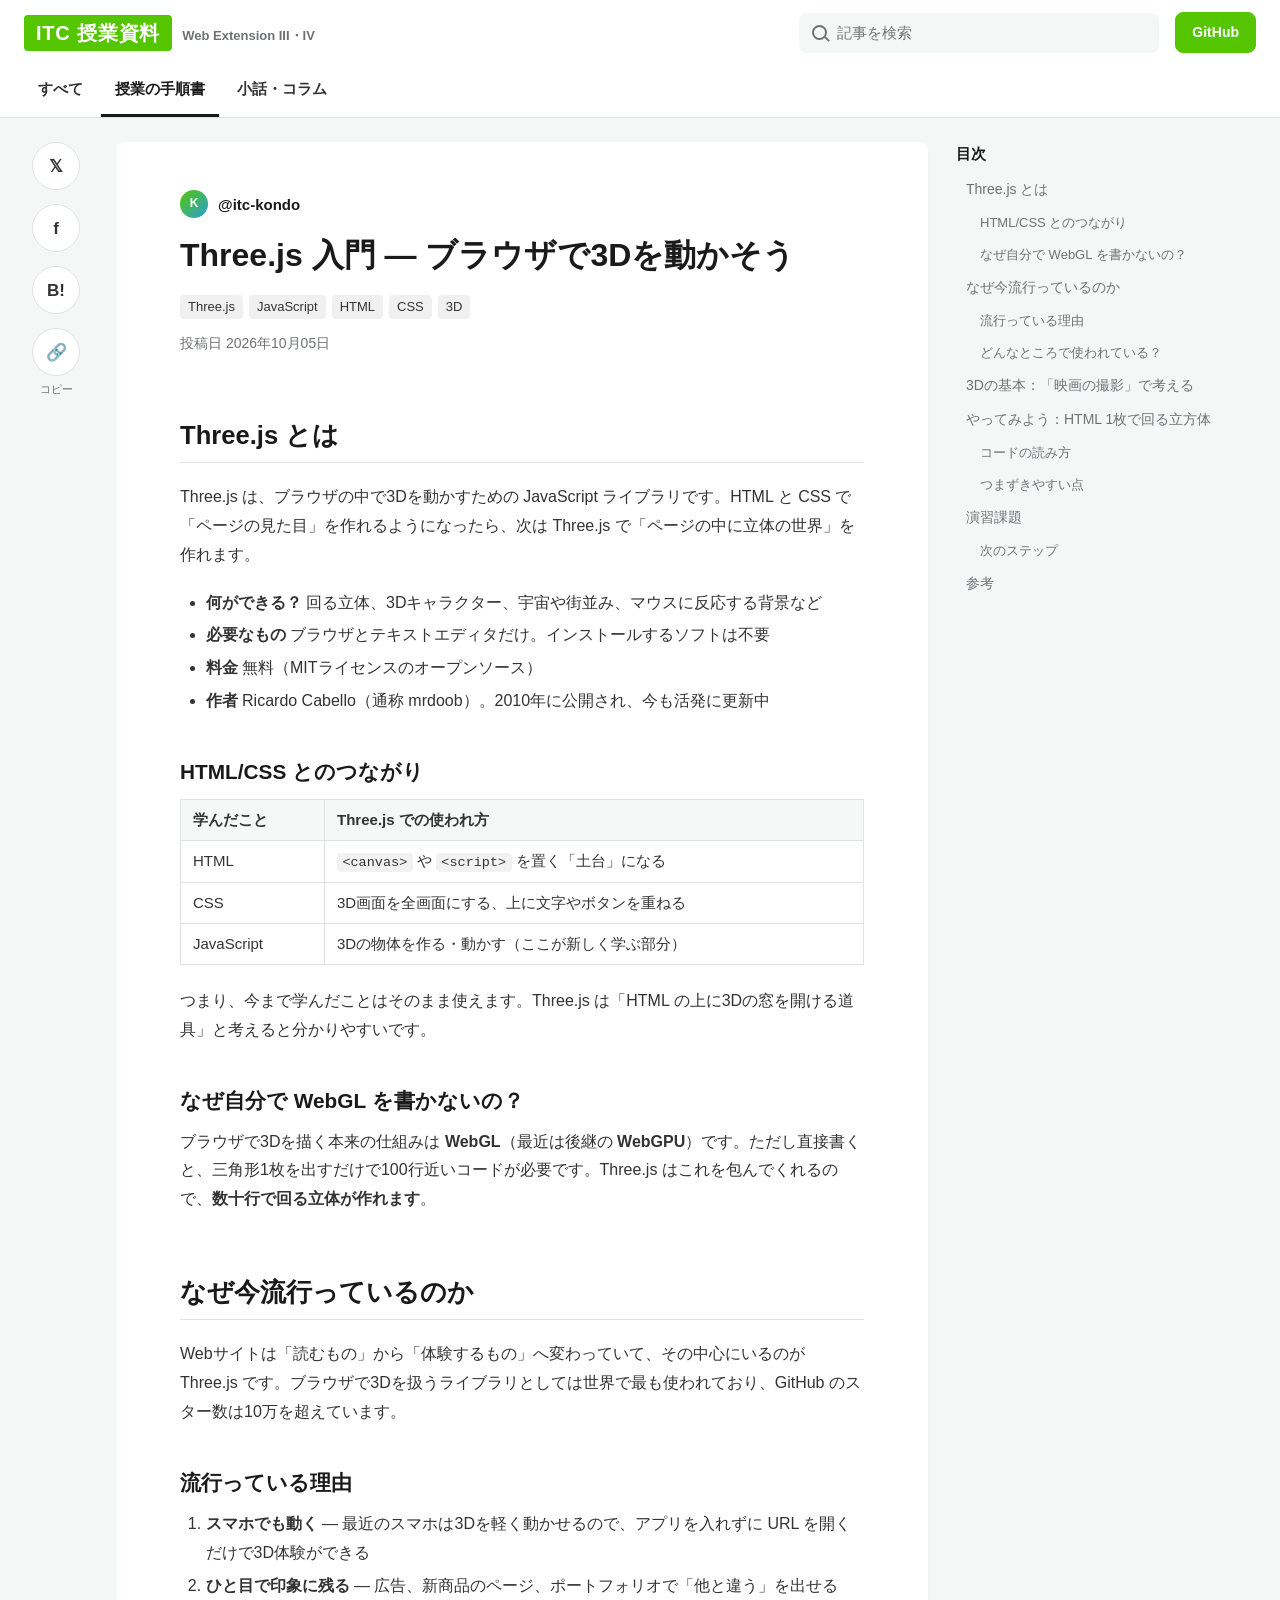
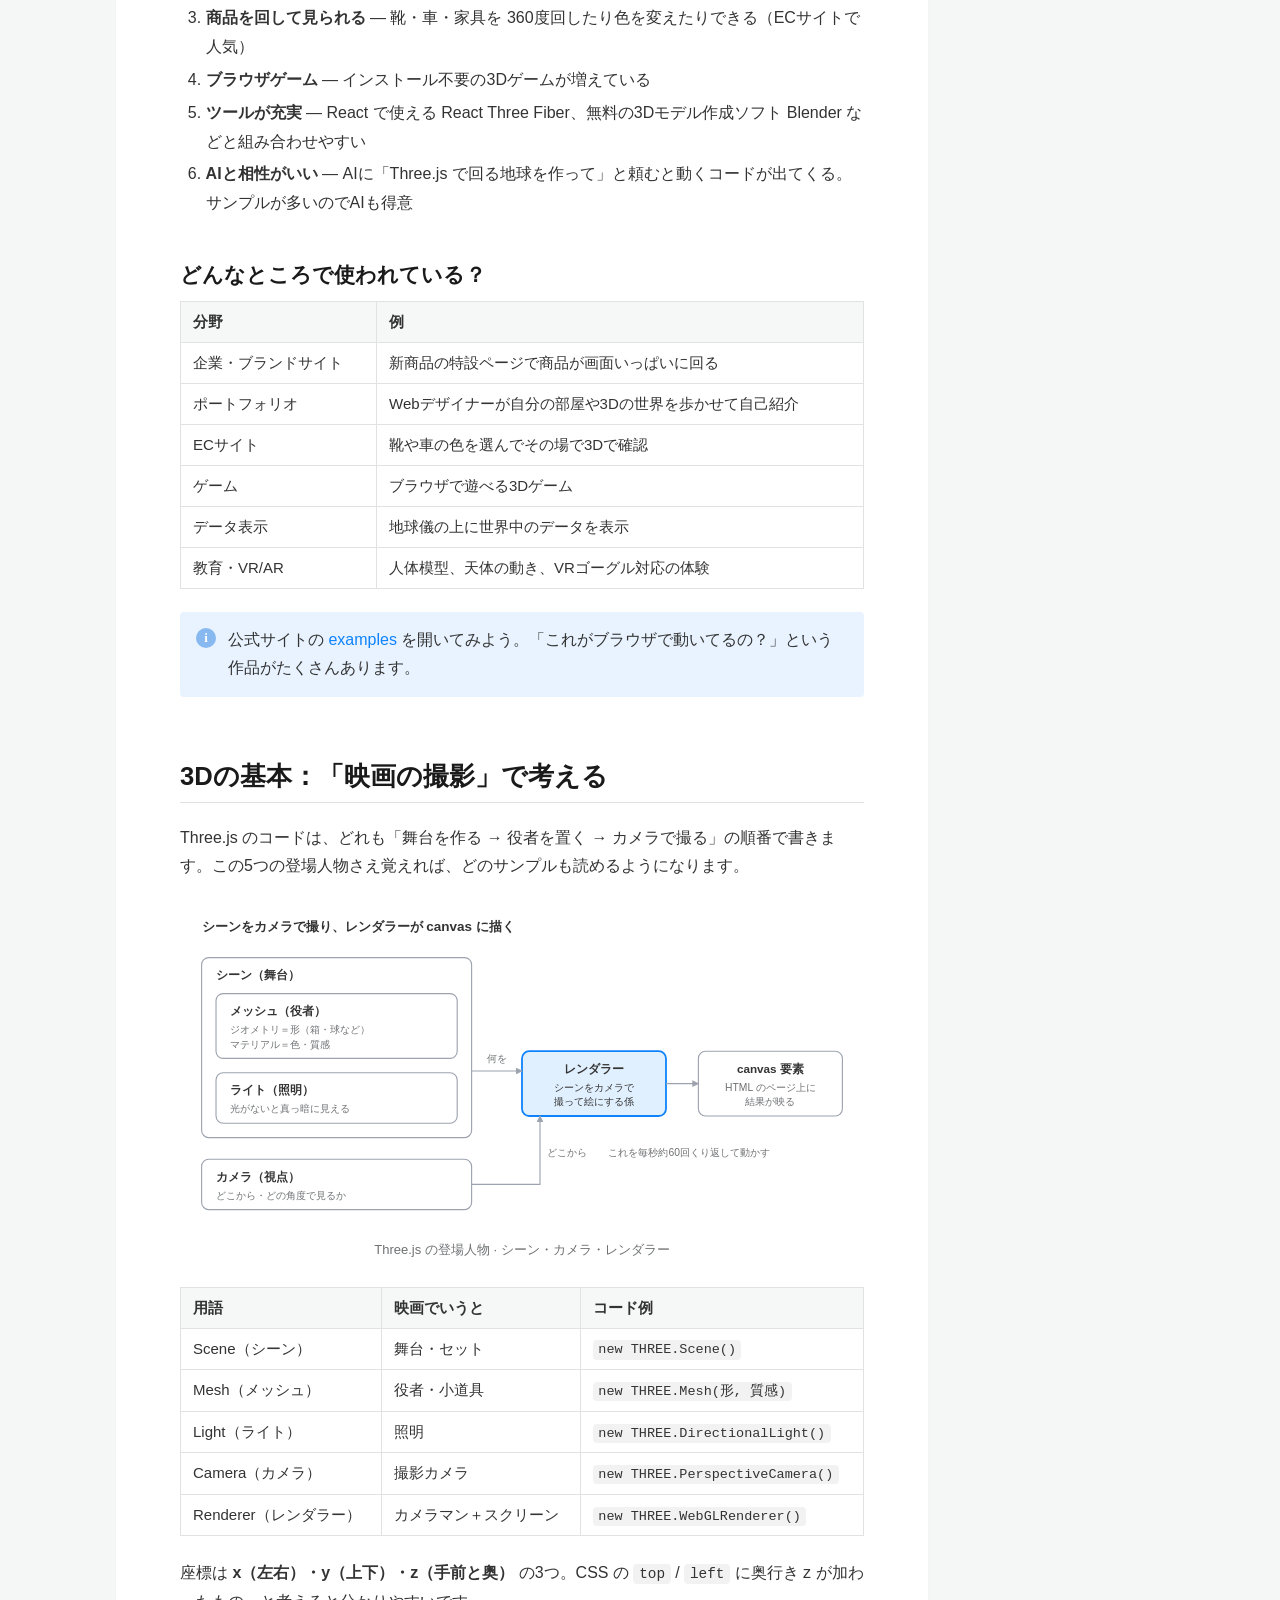
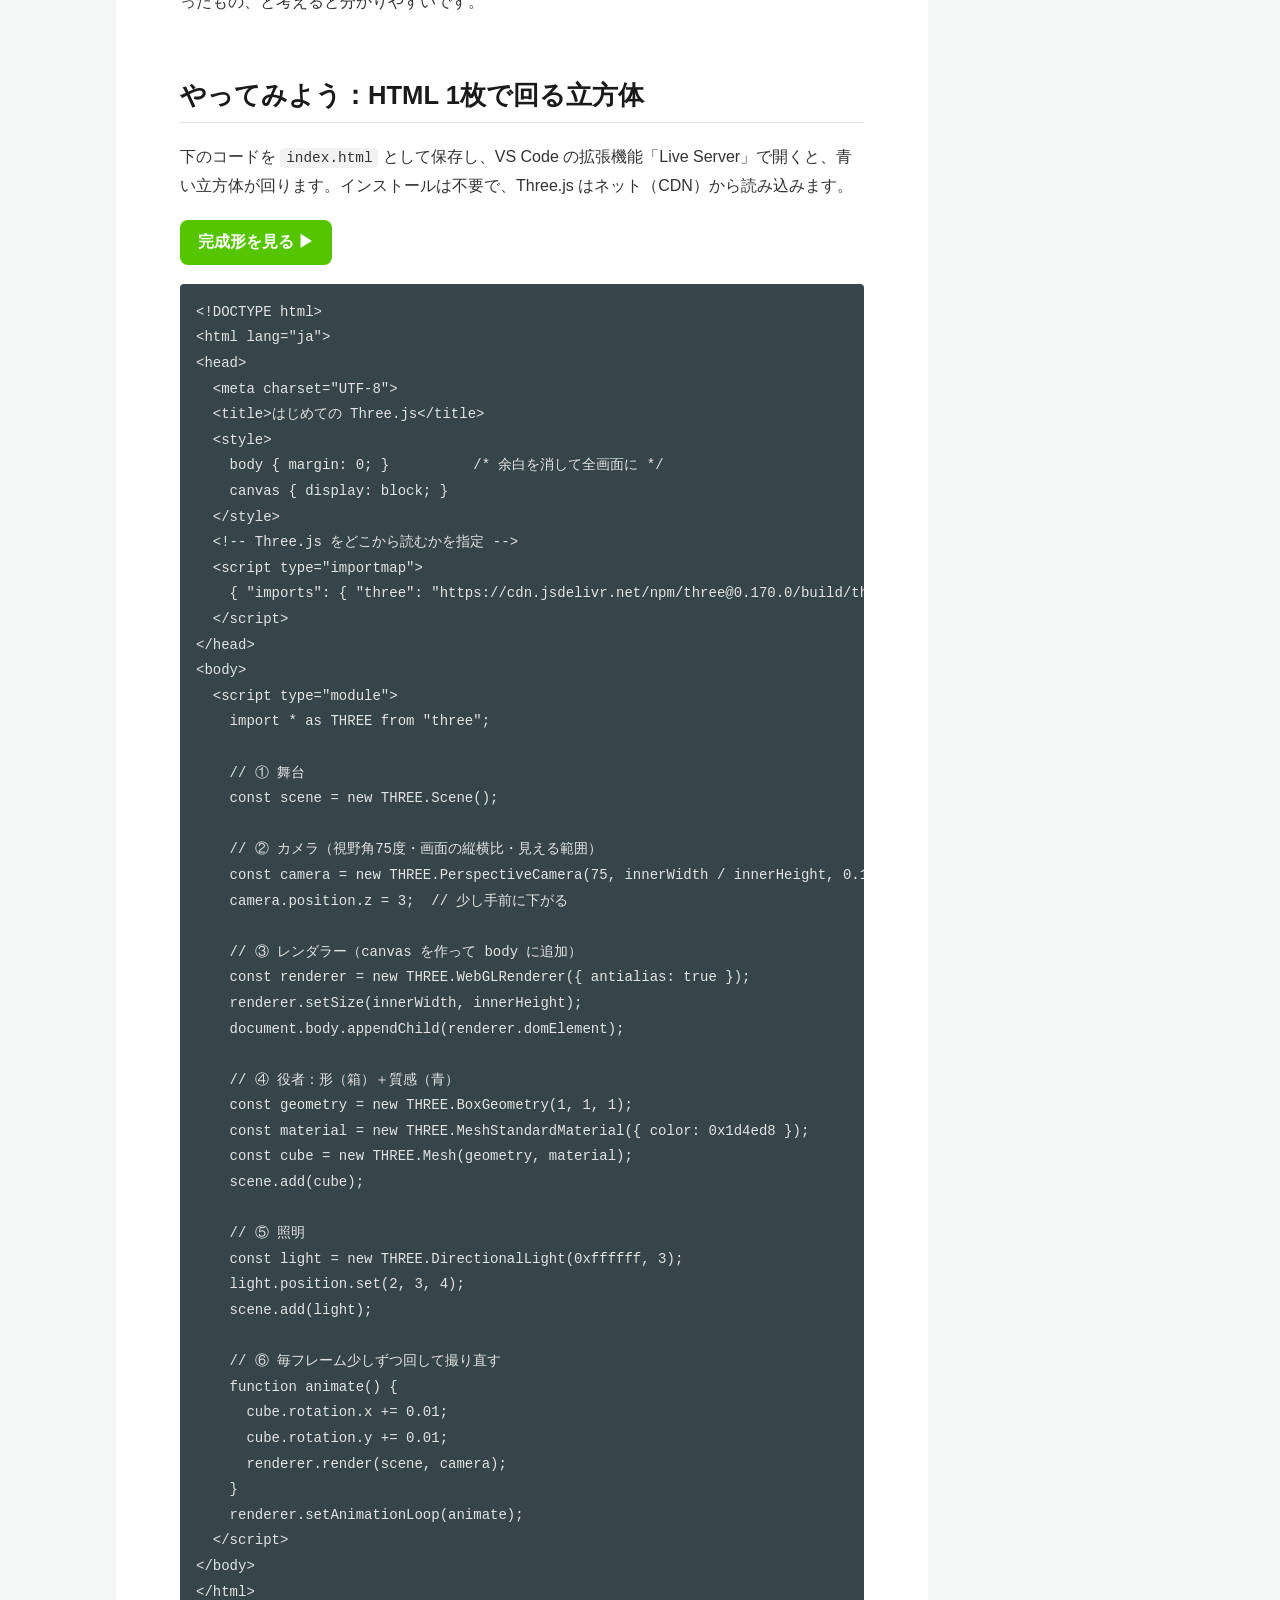
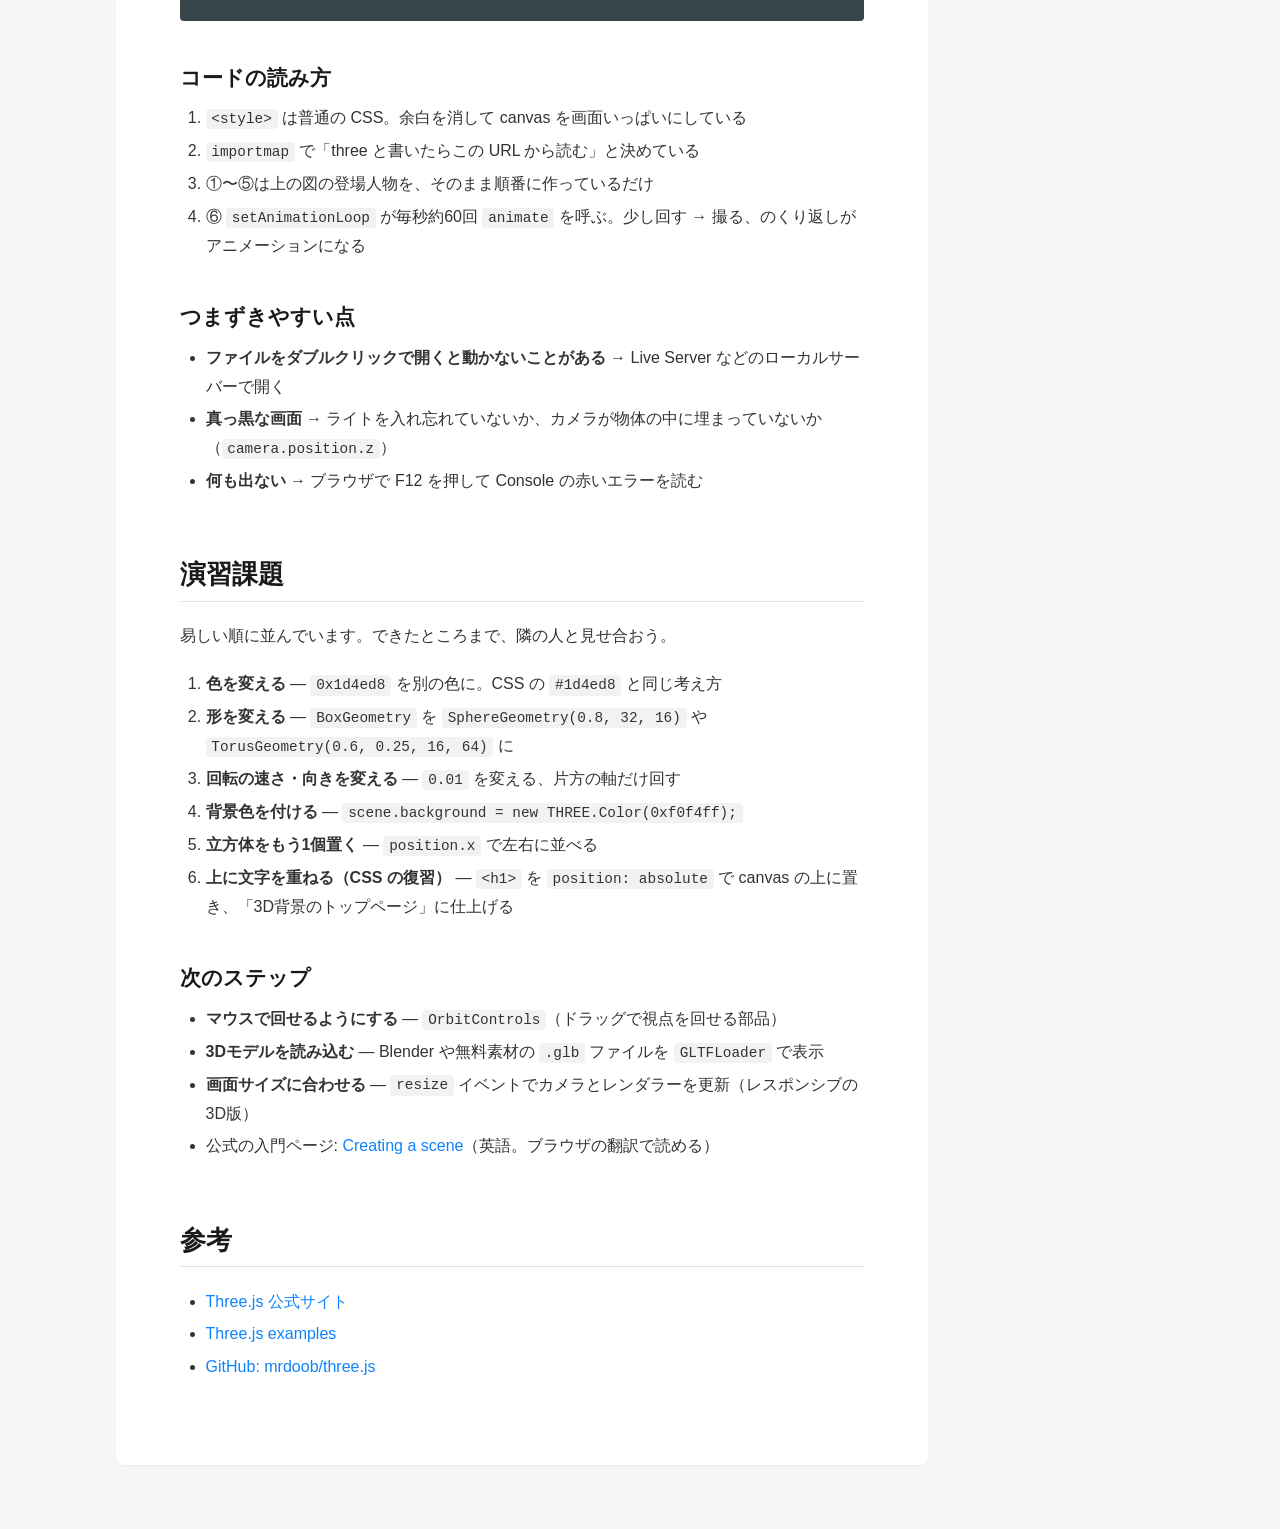
<file: threejs.html>
<!DOCTYPE html>
<html lang="ja">
<head>
  <meta charset="UTF-8">
  <meta name="viewport" content="width=device-width, initial-scale=1">
  <title>Three.js 入門 ― ブラウザで3Dを動かそう</title>
  <link rel="stylesheet" href="style.css">
  <script src="site.js" defer></script>
</head>
<body>
<header class="site-header">
  <div class="header-top">
    <a class="site-logo" href="./"><span class="logo-mark">ITC 授業資料</span><span class="logo-sub">Web Extension III・IV</span></a>
    <form class="header-search" action="./" method="get" role="search"><input type="search" name="q" placeholder="記事を検索" aria-label="記事を検索"></form>
    <a class="header-btn" href="https://github.com/itc-kondo/class-materials">GitHub</a>
  </div>
  <nav class="header-tabs" aria-label="カテゴリ">
    <a data-tab="all" href="./">すべて</a>
    <a data-tab="class" href="./?tab=class" class="active">授業の手順書</a>
    <a data-tab="column" href="./?tab=column">小話・コラム</a>
  </nav>
</header>
<div class="article-layout">
<aside class="rail" aria-label="共有">
  <a href="https://x.com/intent/post?url=https%3A%2F%2Fitc-kondo.github.io%2Fclass-materials%2Fthreejs.html&amp;text=Three.js%20%E5%85%A5%E9%96%80%20%E2%80%95%20%E3%83%96%E3%83%A9%E3%82%A6%E3%82%B6%E3%81%A73D%E3%82%92%E5%8B%95%E3%81%8B%E3%81%9D%E3%81%86" target="_blank" rel="noopener" title="X でシェア">𝕏</a>
  <a href="https://www.facebook.com/sharer/sharer.php?u=https%3A%2F%2Fitc-kondo.github.io%2Fclass-materials%2Fthreejs.html" target="_blank" rel="noopener" title="Facebook でシェア">f</a>
  <a href="https://b.hatena.ne.jp/entry/s/itc-kondo.github.io/class-materials/threejs.html" target="_blank" rel="noopener" title="はてなブックマーク">B!</a>
  <button type="button" data-copy title="URL をコピー">🔗</button>
  <span class="rail-label">コピー</span>
</aside>
<main>
  <div class="article-meta"><span class="avatar">K</span><span class="author">@itc-kondo</span></div>
  <div class="article-title"><h1>Three.js 入門 ― ブラウザで3Dを動かそう</h1></div>
  <ul class="tags"><li>Three.js</li><li>JavaScript</li><li>HTML</li><li>CSS</li><li>3D</li></ul>
  <p class="article-dates"><span>投稿日 2026年10月05日</span></p>

  <h2>Three.js とは</h2>
  <p>Three.js は、ブラウザの中で3Dを動かすための JavaScript ライブラリです。HTML と CSS で「ページの見た目」を作れるようになったら、次は Three.js で「ページの中に立体の世界」を作れます。</p>
  <ul>
    <li><strong>何ができる？</strong> 回る立体、3Dキャラクター、宇宙や街並み、マウスに反応する背景など</li>
    <li><strong>必要なもの</strong> ブラウザとテキストエディタだけ。インストールするソフトは不要</li>
    <li><strong>料金</strong> 無料（MITライセンスのオープンソース）</li>
    <li><strong>作者</strong> Ricardo Cabello（通称 mrdoob）。2010年に公開され、今も活発に更新中</li>
  </ul>

  <h3>HTML/CSS とのつながり</h3>
  <div class="table-wrap"><table>
    <thead><tr><th>学んだこと</th><th>Three.js での使われ方</th></tr></thead>
    <tbody>
      <tr><td>HTML</td><td><code>&lt;canvas&gt;</code> や <code>&lt;script&gt;</code> を置く「土台」になる</td></tr>
      <tr><td>CSS</td><td>3D画面を全画面にする、上に文字やボタンを重ねる</td></tr>
      <tr><td>JavaScript</td><td>3Dの物体を作る・動かす（ここが新しく学ぶ部分）</td></tr>
    </tbody>
  </table></div>
  <p>つまり、今まで学んだことはそのまま使えます。Three.js は「HTML の上に3Dの窓を開ける道具」と考えると分かりやすいです。</p>

  <h3>なぜ自分で WebGL を書かないの？</h3>
  <p>ブラウザで3Dを描く本来の仕組みは <strong>WebGL</strong>（最近は後継の <strong>WebGPU</strong>）です。ただし直接書くと、三角形1枚を出すだけで100行近いコードが必要です。Three.js はこれを包んでくれるので、<strong>数十行で回る立体が作れます</strong>。</p>

  <h2>なぜ今流行っているのか</h2>
  <p>Webサイトは「読むもの」から「体験するもの」へ変わっていて、その中心にいるのが Three.js です。ブラウザで3Dを扱うライブラリとしては世界で最も使われており、GitHub のスター数は10万を超えています。</p>
  <h3>流行っている理由</h3>
  <ol>
    <li><strong>スマホでも動く</strong> ― 最近のスマホは3Dを軽く動かせるので、アプリを入れずに URL を開くだけで3D体験ができる</li>
    <li><strong>ひと目で印象に残る</strong> ― 広告、新商品のページ、ポートフォリオで「他と違う」を出せる</li>
    <li><strong>商品を回して見られる</strong> ― 靴・車・家具を 360度回したり色を変えたりできる（ECサイトで人気）</li>
    <li><strong>ブラウザゲーム</strong> ― インストール不要の3Dゲームが増えている</li>
    <li><strong>ツールが充実</strong> ― React で使える React Three Fiber、無料の3Dモデル作成ソフト Blender などと組み合わせやすい</li>
    <li><strong>AIと相性がいい</strong> ― AIに「Three.js で回る地球を作って」と頼むと動くコードが出てくる。サンプルが多いのでAIも得意</li>
  </ol>
  <h3>どんなところで使われている？</h3>
  <div class="table-wrap"><table>
    <thead><tr><th>分野</th><th>例</th></tr></thead>
    <tbody>
      <tr><td>企業・ブランドサイト</td><td>新商品の特設ページで商品が画面いっぱいに回る</td></tr>
      <tr><td>ポートフォリオ</td><td>Webデザイナーが自分の部屋や3Dの世界を歩かせて自己紹介</td></tr>
      <tr><td>ECサイト</td><td>靴や車の色を選んでその場で3Dで確認</td></tr>
      <tr><td>ゲーム</td><td>ブラウザで遊べる3Dゲーム</td></tr>
      <tr><td>データ表示</td><td>地球儀の上に世界中のデータを表示</td></tr>
      <tr><td>教育・VR/AR</td><td>人体模型、天体の動き、VRゴーグル対応の体験</td></tr>
    </tbody>
  </table></div>
  <p class="note">公式サイトの <a href="https://threejs.org/examples/">examples</a> を開いてみよう。「これがブラウザで動いてるの？」という作品がたくさんあります。</p>

  <h2>3Dの基本：「映画の撮影」で考える</h2>
  <p>Three.js のコードは、どれも「舞台を作る → 役者を置く → カメラで撮る」の順番で書きます。この5つの登場人物さえ覚えれば、どのサンプルも読めるようになります。</p>
  <figure>
    <svg viewBox="0 0 760 368" role="img" aria-label="シーンをカメラで撮り、レンダラーが canvas に描く" font-size="13">
      <defs><marker id="arrow" viewBox="0 0 10 10" refX="9" refY="5" markerWidth="6" markerHeight="6" orient="auto-start-reverse"><path d="M0 0L10 5L0 10z" class="dg-head"/></marker></defs>
      <text x="24" y="34" font-size="15" font-weight="600" class="dg-ink">シーンをカメラで撮り、レンダラーが canvas に描く</text>
      <rect x="24" y="64" width="300" height="200" rx="8" class="dg-box"/>
      <text x="40" y="88" font-weight="600" class="dg-ink">シーン（舞台）</text>
      <rect x="40" y="104" width="268" height="72" rx="8" class="dg-box"/>
      <text x="56" y="128" font-weight="600" class="dg-ink">メッシュ（役者）</text>
      <text x="56" y="148" font-size="11.5" class="dg-quiet">ジオメトリ＝形（箱・球など）</text>
      <text x="56" y="164" font-size="11.5" class="dg-quiet">マテリアル＝色・質感</text>
      <rect x="40" y="192" width="268" height="56" rx="8" class="dg-box"/>
      <text x="56" y="216" font-weight="600" class="dg-ink">ライト（照明）</text>
      <text x="56" y="236" font-size="11.5" class="dg-quiet">光がないと真っ暗に見える</text>
      <rect x="24" y="288" width="300" height="56" rx="8" class="dg-box"/>
      <text x="40" y="312" font-weight="600" class="dg-ink">カメラ（視点）</text>
      <text x="40" y="332" font-size="11.5" class="dg-quiet">どこから・どの角度で見るか</text>
      <rect x="380" y="168" width="160" height="72" rx="8" class="dg-main"/>
      <text x="460" y="192" text-anchor="middle" font-weight="600" class="dg-ink">レンダラー</text>
      <text x="460" y="212" text-anchor="middle" font-size="11.5" class="dg-ink">シーンをカメラで</text>
      <text x="460" y="228" text-anchor="middle" font-size="11.5" class="dg-ink">撮って絵にする係</text>
      <rect x="576" y="168" width="160" height="72" rx="8" class="dg-box"/>
      <text x="656" y="192" text-anchor="middle" font-weight="600" class="dg-ink">canvas 要素</text>
      <text x="656" y="212" text-anchor="middle" font-size="11.5" class="dg-quiet">HTML のページ上に</text>
      <text x="656" y="228" text-anchor="middle" font-size="11.5" class="dg-quiet">結果が映る</text>
      <path d="M324 190H380" class="dg-line" marker-end="url(#arrow)"/>
      <path d="M324 316H400V240" class="dg-line" marker-end="url(#arrow)"/>
      <path d="M540 204H576" class="dg-line" marker-end="url(#arrow)"/>
      <text x="352" y="180" text-anchor="middle" font-size="11.5" class="dg-quiet">何を</text>
      <text x="408" y="284" font-size="11.5" class="dg-quiet">どこから</text>
      <text x="476" y="284" font-size="11.5" class="dg-quiet">これを毎秒約60回くり返して動かす</text>
    </svg>
    <figcaption>Three.js の登場人物 · シーン・カメラ・レンダラー</figcaption>
  </figure>
  <div class="table-wrap"><table>
    <thead><tr><th>用語</th><th>映画でいうと</th><th>コード例</th></tr></thead>
    <tbody>
      <tr><td>Scene（シーン）</td><td>舞台・セット</td><td><code>new THREE.Scene()</code></td></tr>
      <tr><td>Mesh（メッシュ）</td><td>役者・小道具</td><td><code>new THREE.Mesh(形, 質感)</code></td></tr>
      <tr><td>Light（ライト）</td><td>照明</td><td><code>new THREE.DirectionalLight()</code></td></tr>
      <tr><td>Camera（カメラ）</td><td>撮影カメラ</td><td><code>new THREE.PerspectiveCamera()</code></td></tr>
      <tr><td>Renderer（レンダラー）</td><td>カメラマン＋スクリーン</td><td><code>new THREE.WebGLRenderer()</code></td></tr>
    </tbody>
  </table></div>
  <p>座標は <strong>x（左右）・y（上下）・z（手前と奥）</strong> の3つ。CSS の <code>top</code> / <code>left</code> に奥行き z が加わったもの、と考えると分かりやすいです。</p>

  <h2>やってみよう：HTML 1枚で回る立方体</h2>
  <p>下のコードを <code>index.html</code> として保存し、VS Code の拡張機能「Live Server」で開くと、青い立方体が回ります。インストールは不要で、Three.js はネット（CDN）から読み込みます。</p>
  <p><a class="btn" href="demo/cube.html">完成形を見る ▶</a></p>
  <pre><code>&lt;!DOCTYPE html&gt;
&lt;html lang="ja"&gt;
&lt;head&gt;
  &lt;meta charset="UTF-8"&gt;
  &lt;title&gt;はじめての Three.js&lt;/title&gt;
  &lt;style&gt;
    body { margin: 0; }          /* 余白を消して全画面に */
    canvas { display: block; }
  &lt;/style&gt;
  &lt;!-- Three.js をどこから読むかを指定 --&gt;
  &lt;script type="importmap"&gt;
    { "imports": { "three": "https://cdn.jsdelivr.net/npm/three@0.170.0/build/three.module.js" } }
  &lt;/script&gt;
&lt;/head&gt;
&lt;body&gt;
  &lt;script type="module"&gt;
    import * as THREE from "three";

    // ① 舞台
    const scene = new THREE.Scene();

    // ② カメラ（視野角75度・画面の縦横比・見える範囲）
    const camera = new THREE.PerspectiveCamera(75, innerWidth / innerHeight, 0.1, 1000);
    camera.position.z = 3;  // 少し手前に下がる

    // ③ レンダラー（canvas を作って body に追加）
    const renderer = new THREE.WebGLRenderer({ antialias: true });
    renderer.setSize(innerWidth, innerHeight);
    document.body.appendChild(renderer.domElement);

    // ④ 役者：形（箱）＋質感（青）
    const geometry = new THREE.BoxGeometry(1, 1, 1);
    const material = new THREE.MeshStandardMaterial({ color: 0x1d4ed8 });
    const cube = new THREE.Mesh(geometry, material);
    scene.add(cube);

    // ⑤ 照明
    const light = new THREE.DirectionalLight(0xffffff, 3);
    light.position.set(2, 3, 4);
    scene.add(light);

    // ⑥ 毎フレーム少しずつ回して撮り直す
    function animate() {
      cube.rotation.x += 0.01;
      cube.rotation.y += 0.01;
      renderer.render(scene, camera);
    }
    renderer.setAnimationLoop(animate);
  &lt;/script&gt;
&lt;/body&gt;
&lt;/html&gt;</code></pre>
  <h3>コードの読み方</h3>
  <ol>
    <li><code>&lt;style&gt;</code> は普通の CSS。余白を消して canvas を画面いっぱいにしている</li>
    <li><code>importmap</code> で「three と書いたらこの URL から読む」と決めている</li>
    <li>①〜⑤は上の図の登場人物を、そのまま順番に作っているだけ</li>
    <li>⑥ <code>setAnimationLoop</code> が毎秒約60回 <code>animate</code> を呼ぶ。少し回す → 撮る、のくり返しがアニメーションになる</li>
  </ol>
  <h3>つまずきやすい点</h3>
  <ul>
    <li><strong>ファイルをダブルクリックで開くと動かないことがある</strong> → Live Server などのローカルサーバーで開く</li>
    <li><strong>真っ黒な画面</strong> → ライトを入れ忘れていないか、カメラが物体の中に埋まっていないか（<code>camera.position.z</code>）</li>
    <li><strong>何も出ない</strong> → ブラウザで F12 を押して Console の赤いエラーを読む</li>
  </ul>

  <h2>演習課題</h2>
  <p>易しい順に並んでいます。できたところまで、隣の人と見せ合おう。</p>
  <ol>
    <li><strong>色を変える</strong> ― <code>0x1d4ed8</code> を別の色に。CSS の <code>#1d4ed8</code> と同じ考え方</li>
    <li><strong>形を変える</strong> ― <code>BoxGeometry</code> を <code>SphereGeometry(0.8, 32, 16)</code> や <code>TorusGeometry(0.6, 0.25, 16, 64)</code> に</li>
    <li><strong>回転の速さ・向きを変える</strong> ― <code>0.01</code> を変える、片方の軸だけ回す</li>
    <li><strong>背景色を付ける</strong> ― <code>scene.background = new THREE.Color(0xf0f4ff);</code></li>
    <li><strong>立方体をもう1個置く</strong> ― <code>position.x</code> で左右に並べる</li>
    <li><strong>上に文字を重ねる（CSS の復習）</strong> ― <code>&lt;h1&gt;</code> を <code>position: absolute</code> で canvas の上に置き、「3D背景のトップページ」に仕上げる</li>
  </ol>
  <h3>次のステップ</h3>
  <ul>
    <li><strong>マウスで回せるようにする</strong> ― <code>OrbitControls</code>（ドラッグで視点を回せる部品）</li>
    <li><strong>3Dモデルを読み込む</strong> ― Blender や無料素材の <code>.glb</code> ファイルを <code>GLTFLoader</code> で表示</li>
    <li><strong>画面サイズに合わせる</strong> ― <code>resize</code> イベントでカメラとレンダラーを更新（レスポンシブの3D版）</li>
    <li>公式の入門ページ: <a href="https://threejs.org/manual/#en/creating-a-scene">Creating a scene</a>（英語。ブラウザの翻訳で読める）</li>
  </ul>

  <h2>参考</h2>
  <ul>
    <li><a href="https://threejs.org/">Three.js 公式サイト</a></li>
    <li><a href="https://threejs.org/examples/">Three.js examples</a></li>
    <li><a href="https://github.com/mrdoob/three.js">GitHub: mrdoob/three.js</a></li>
  </ul>
</main>
<aside class="side"><nav class="toc" data-auto aria-label="目次"></nav></aside>
</div>
</body>
</html>
</file>
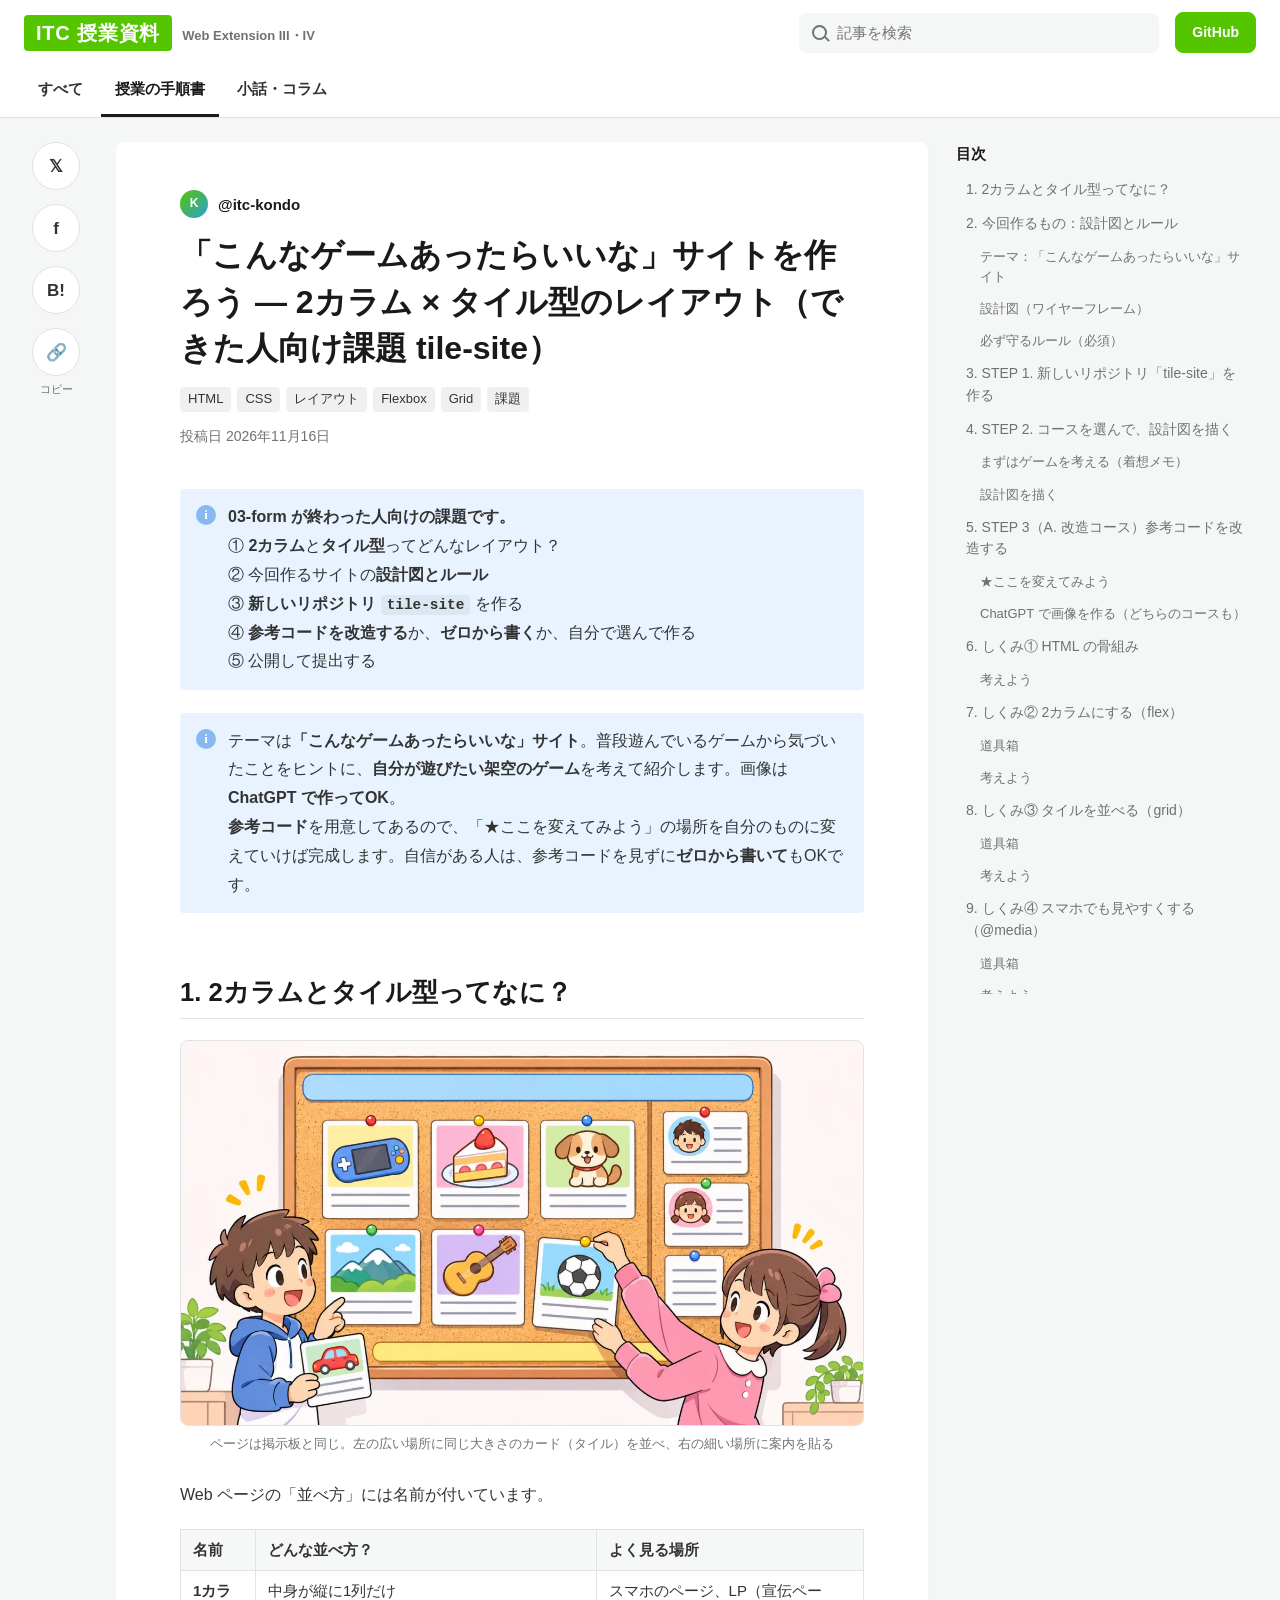
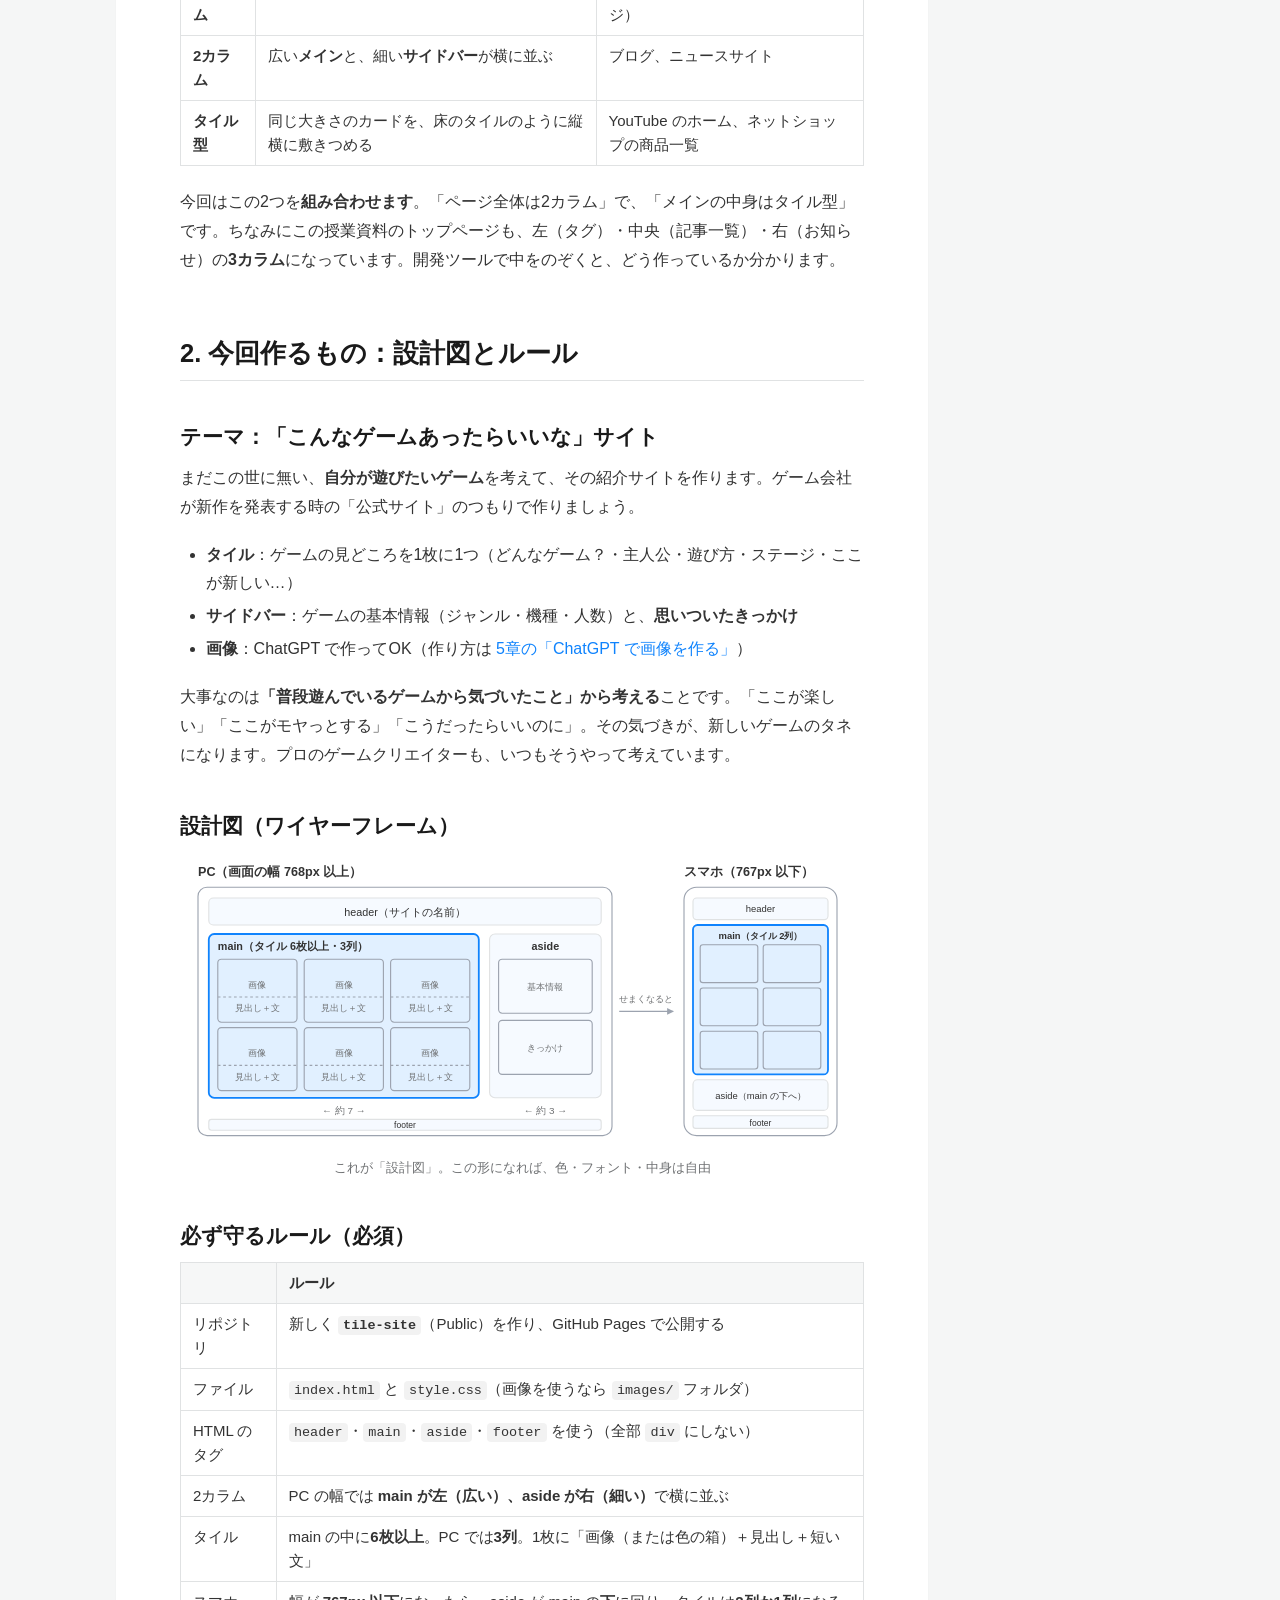
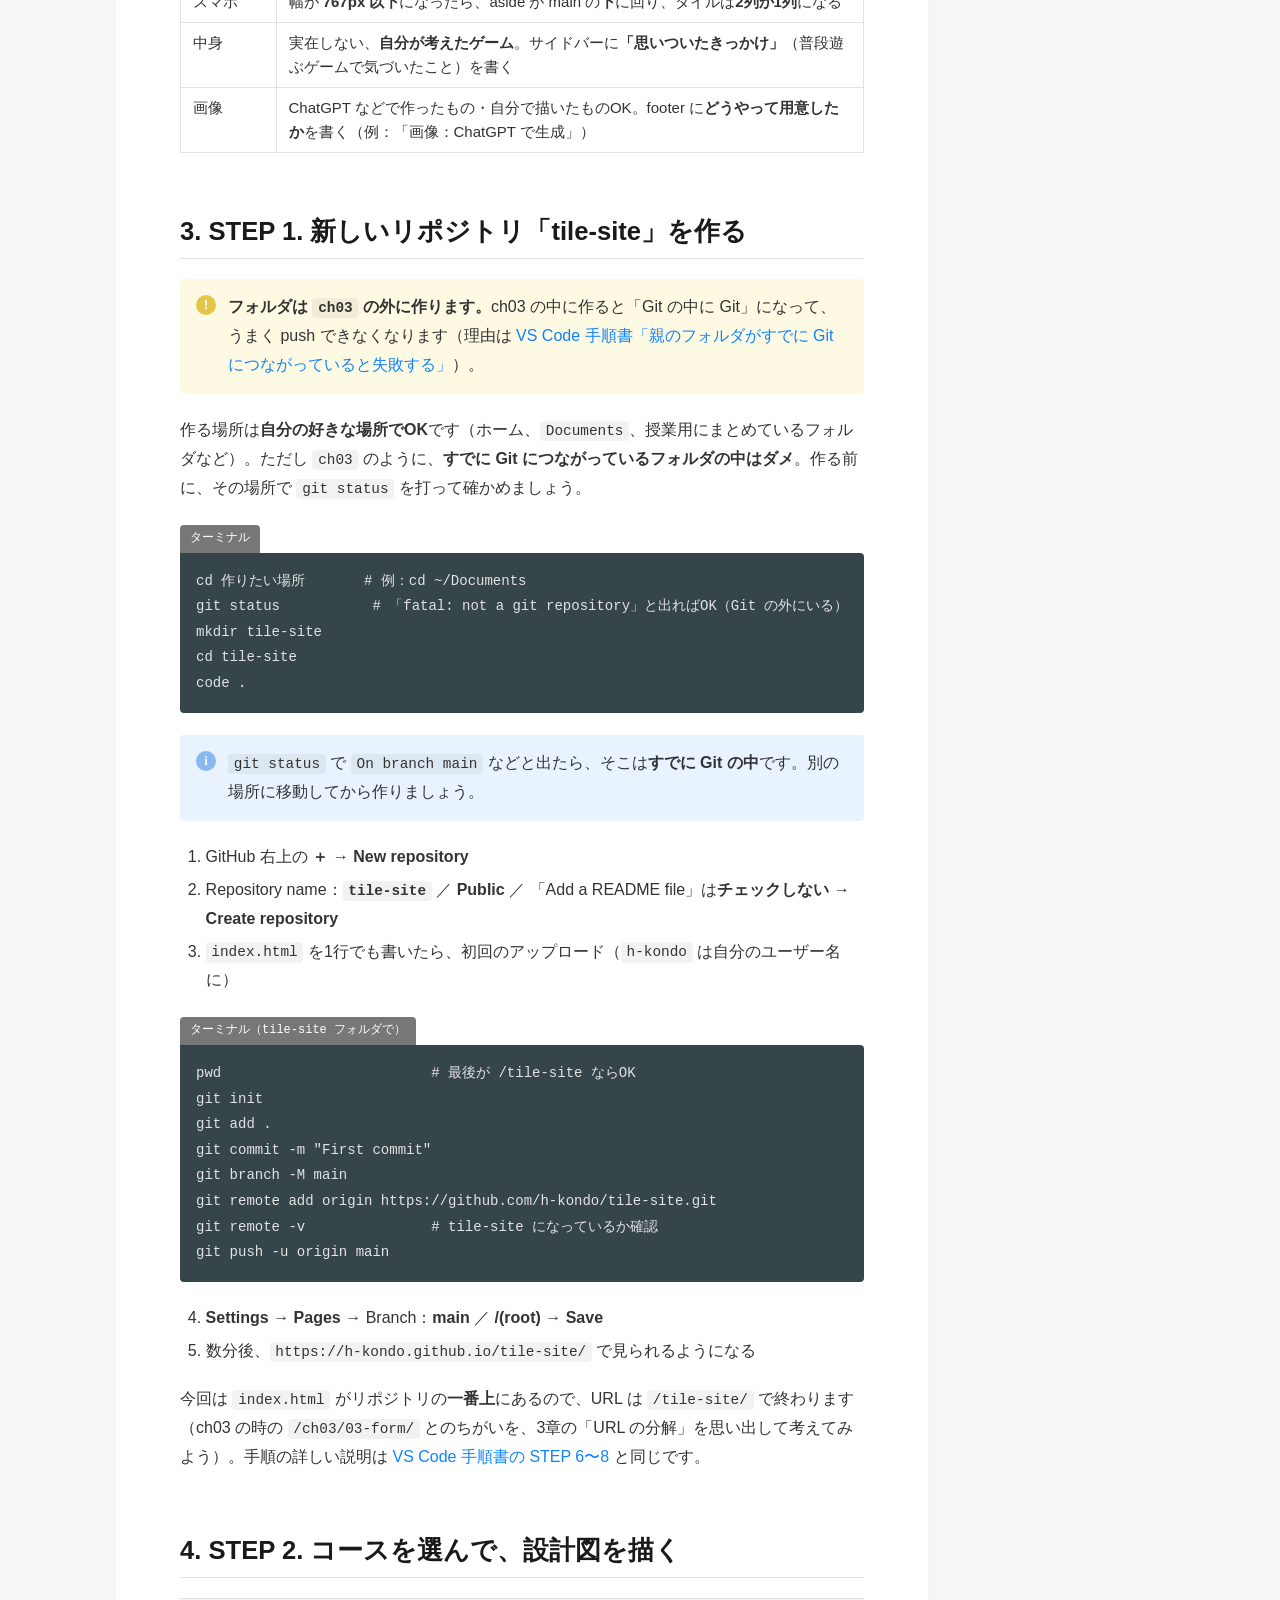
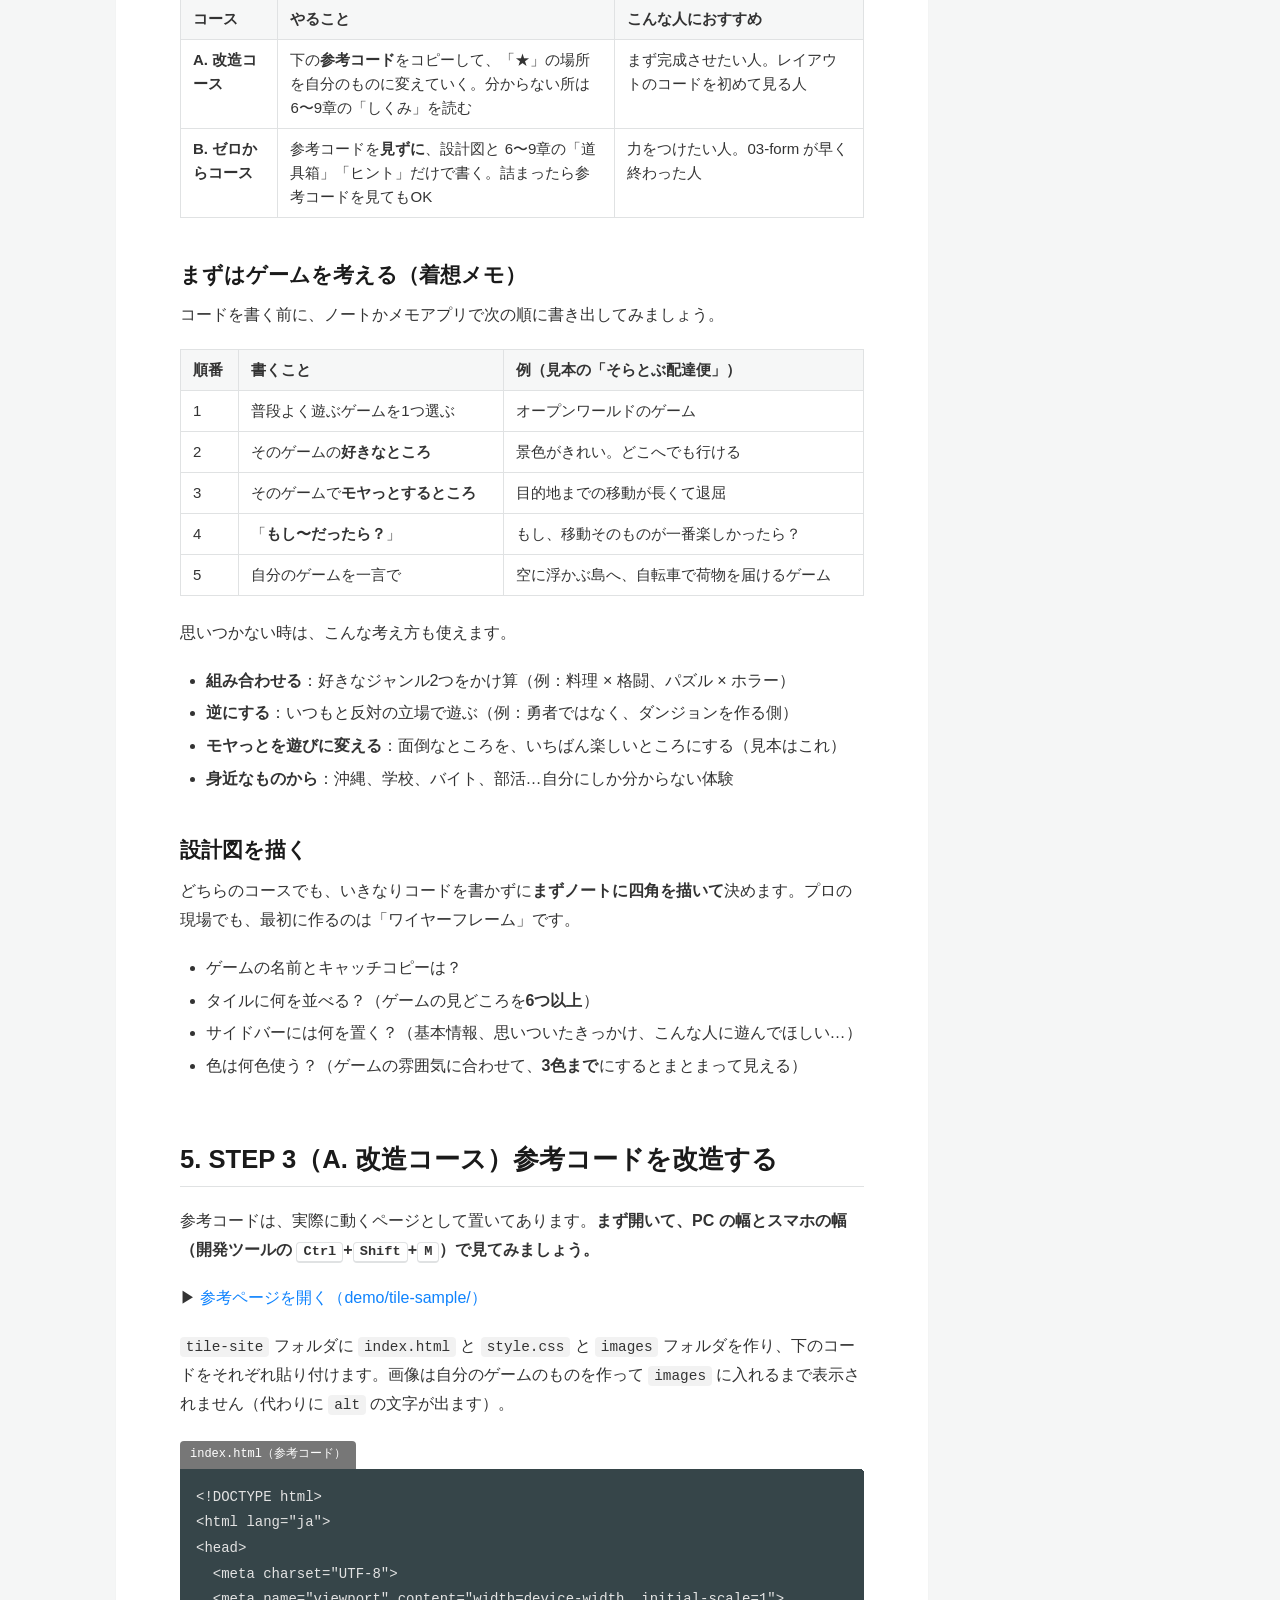
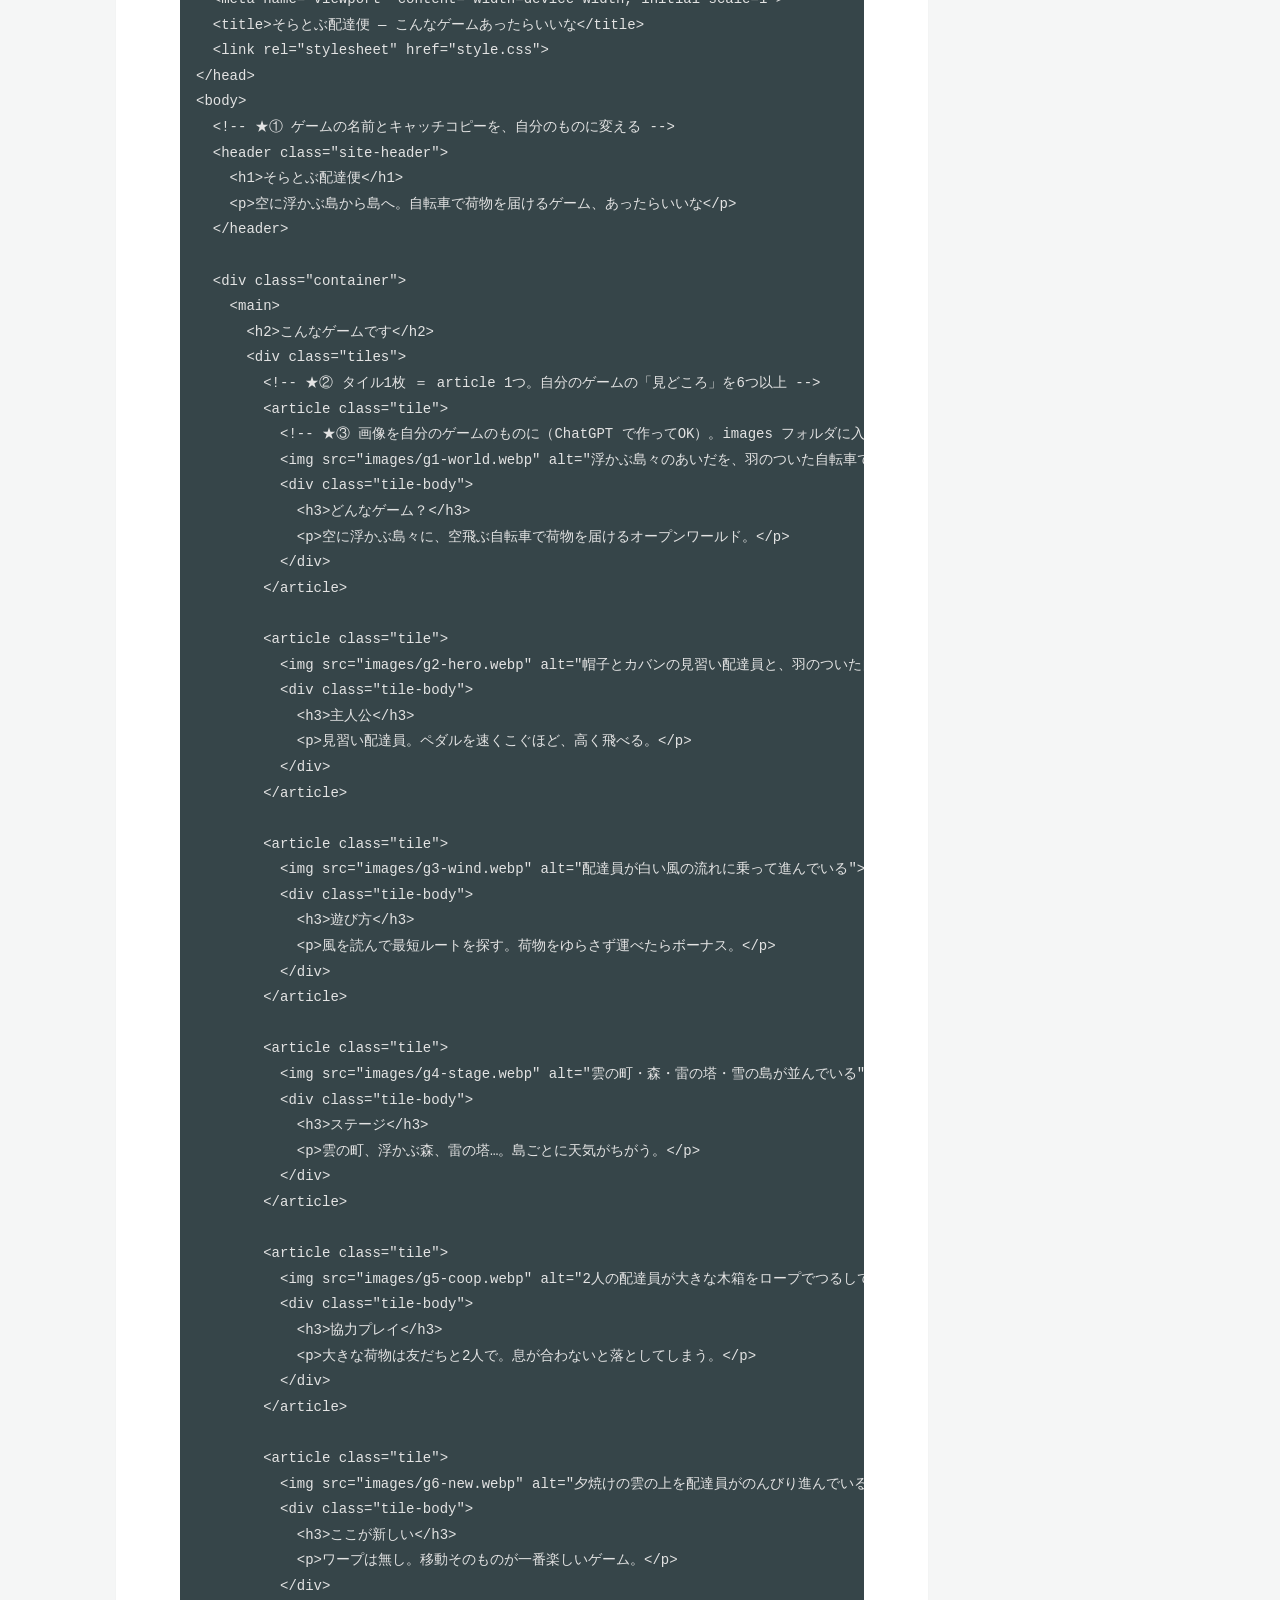
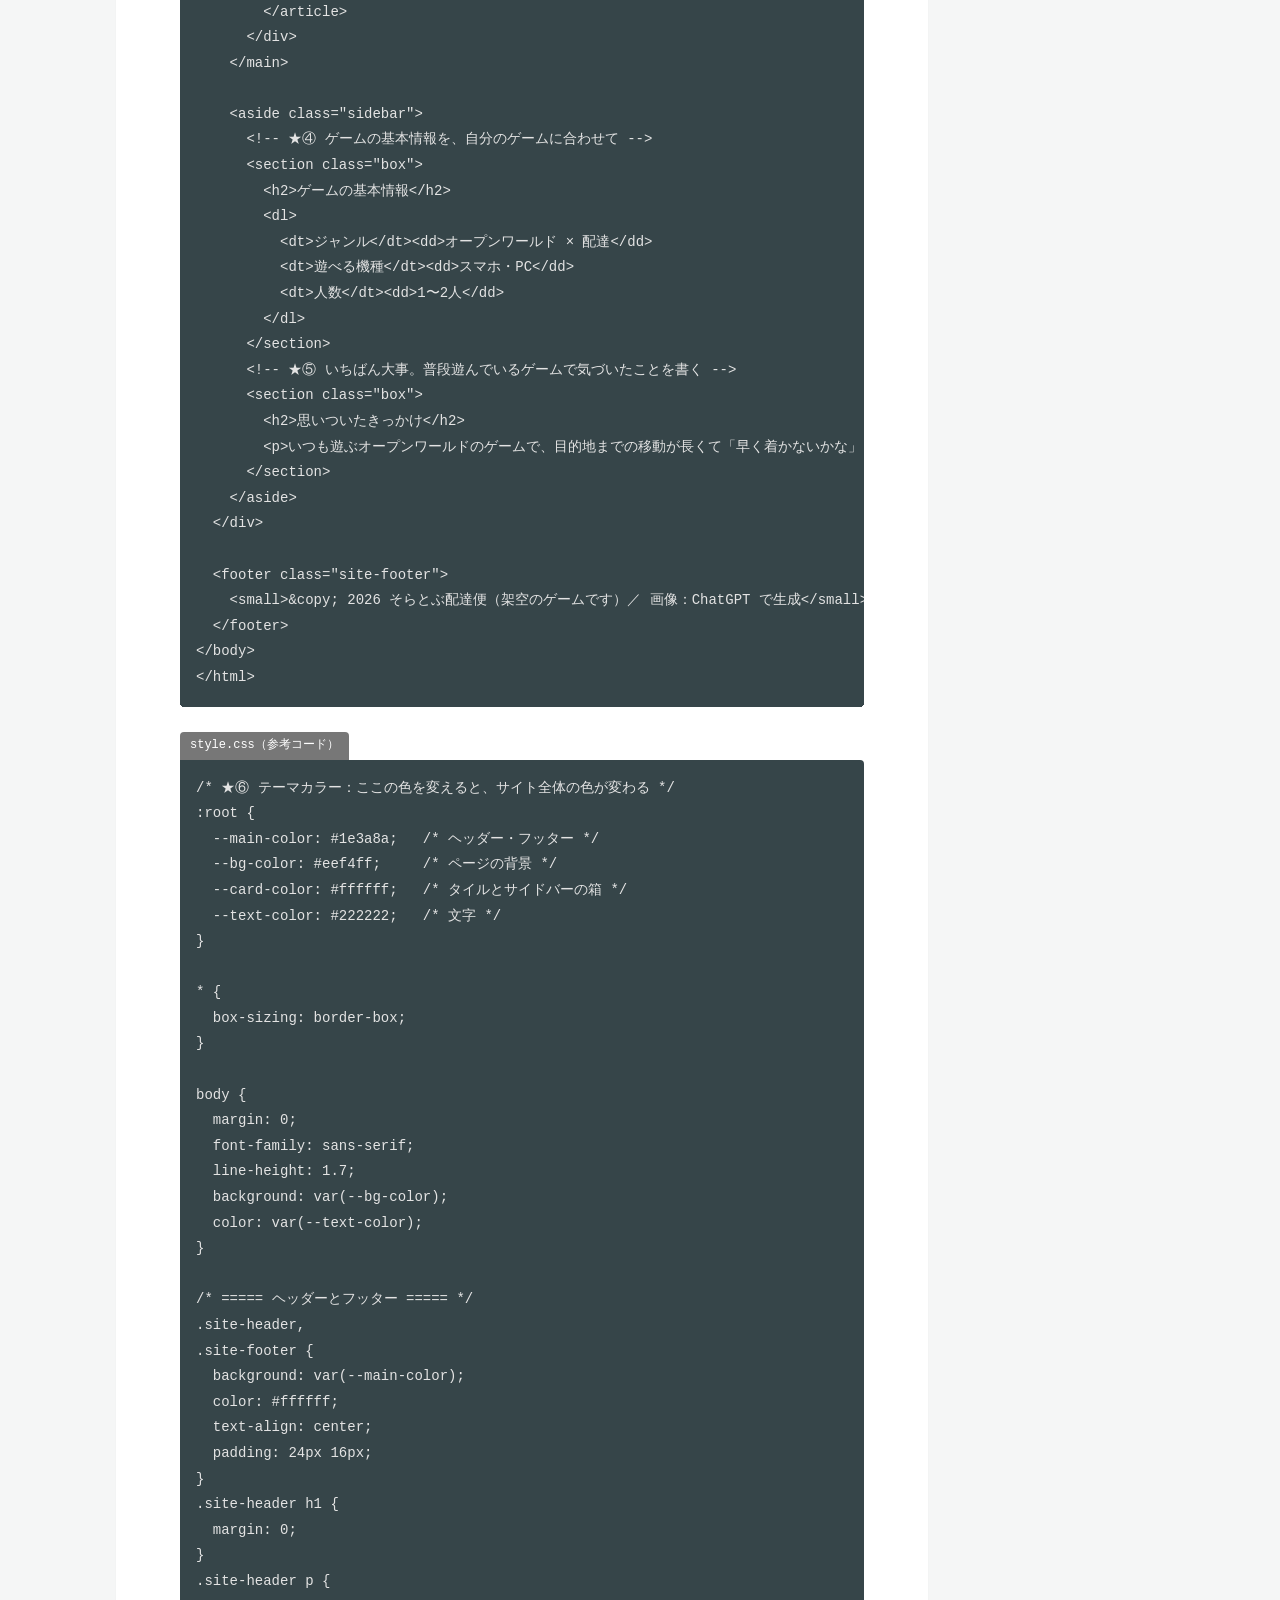
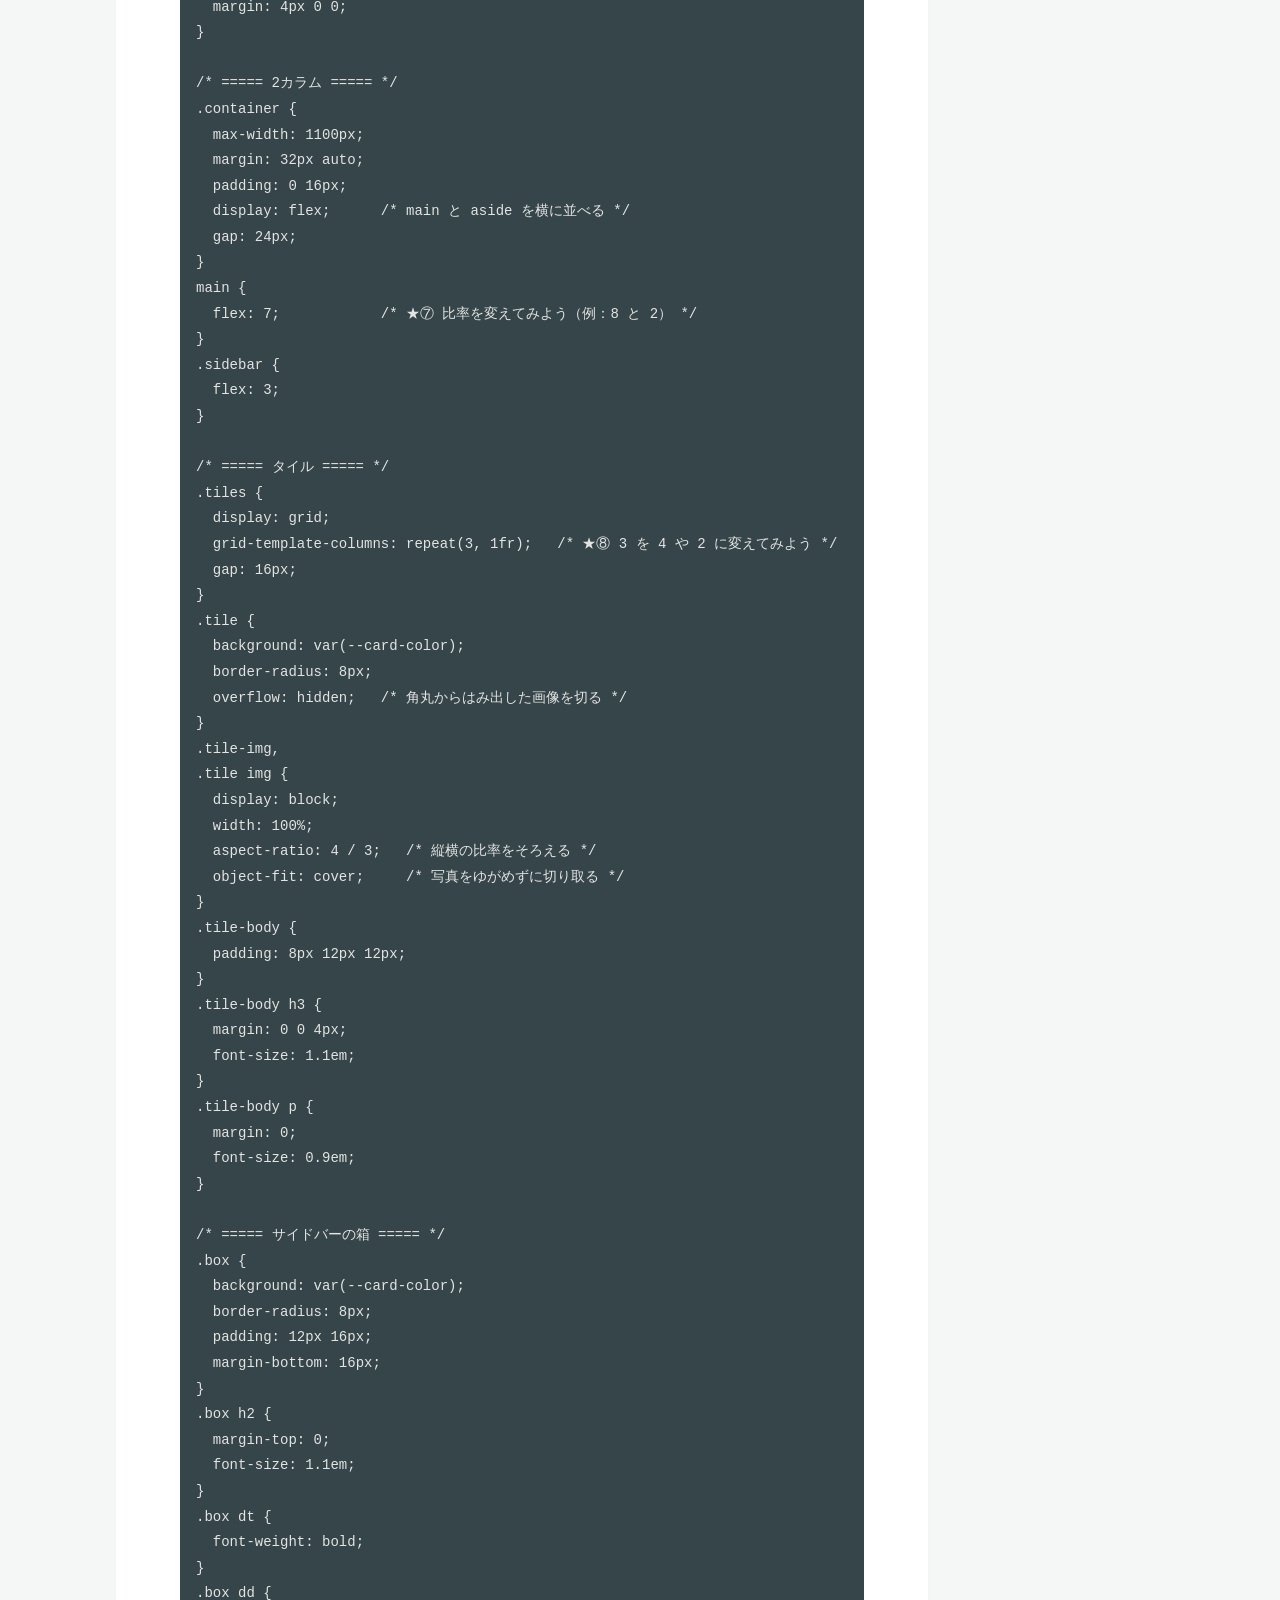
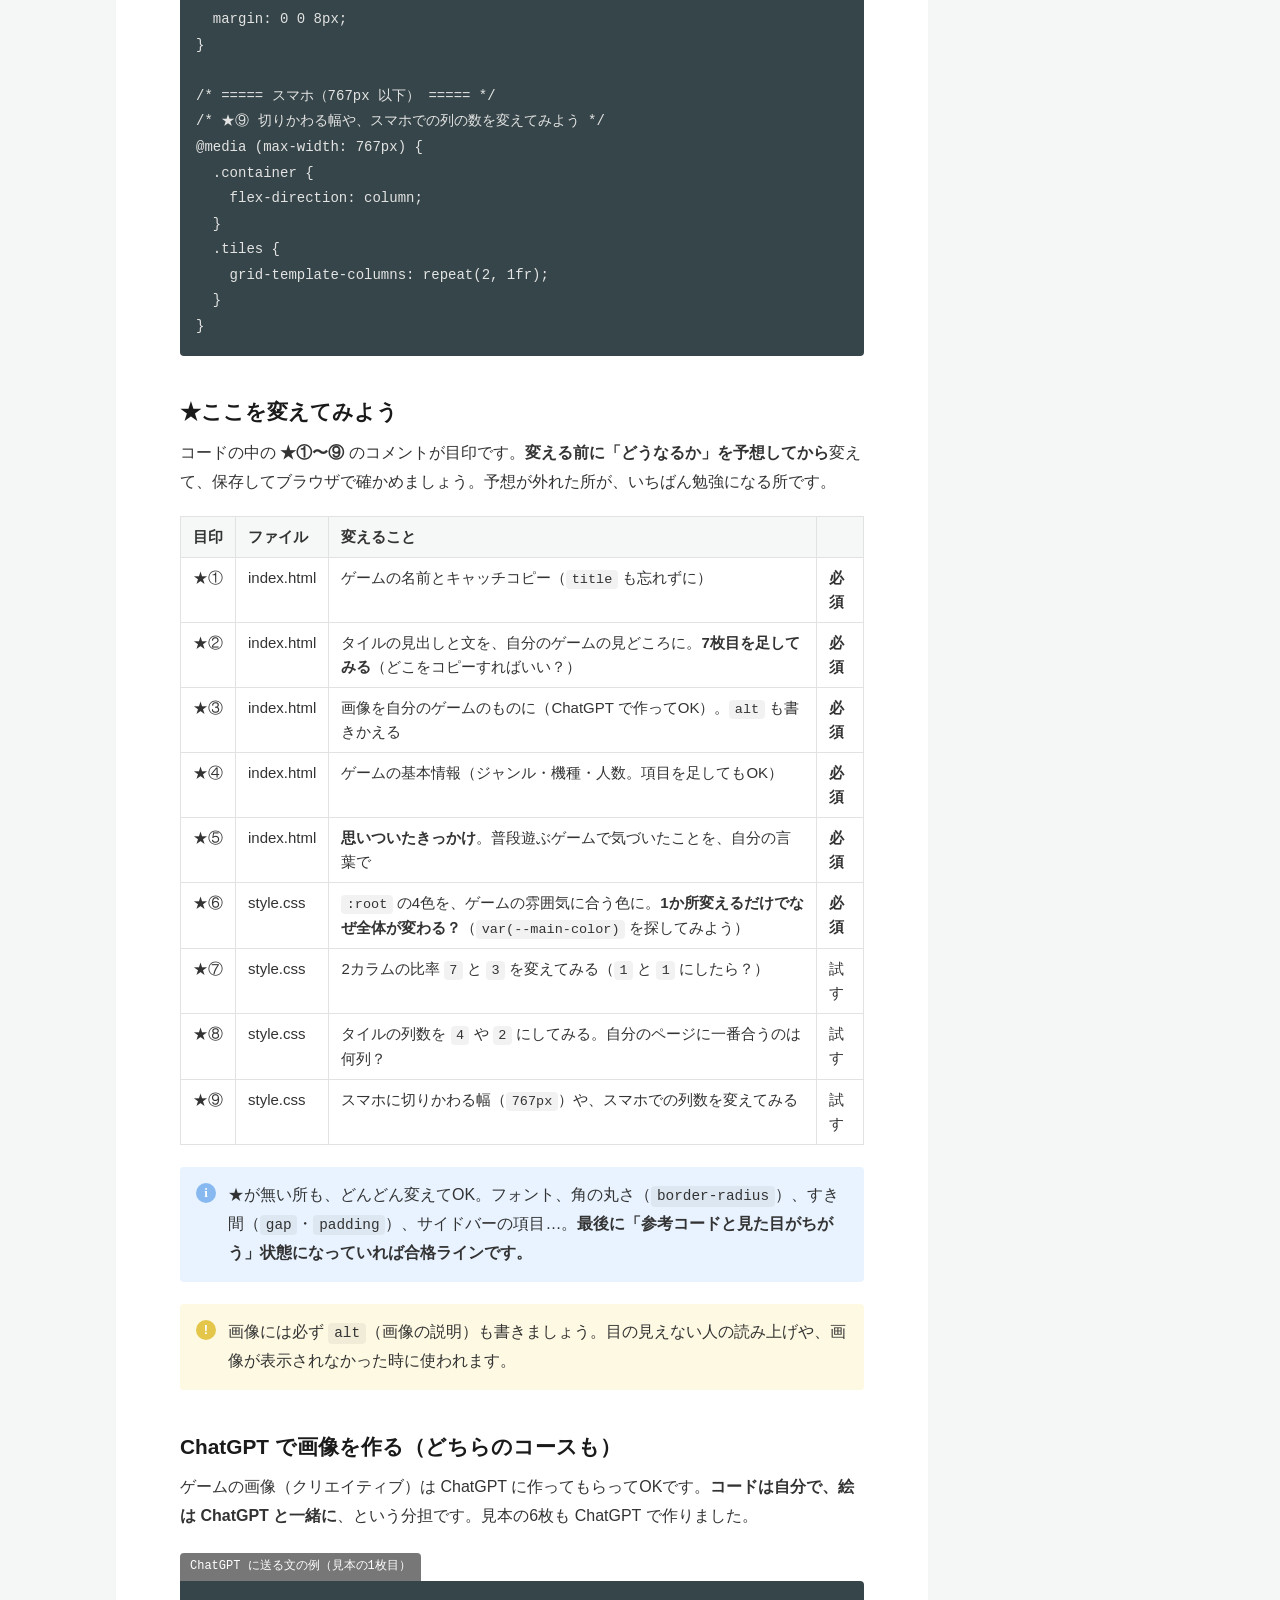
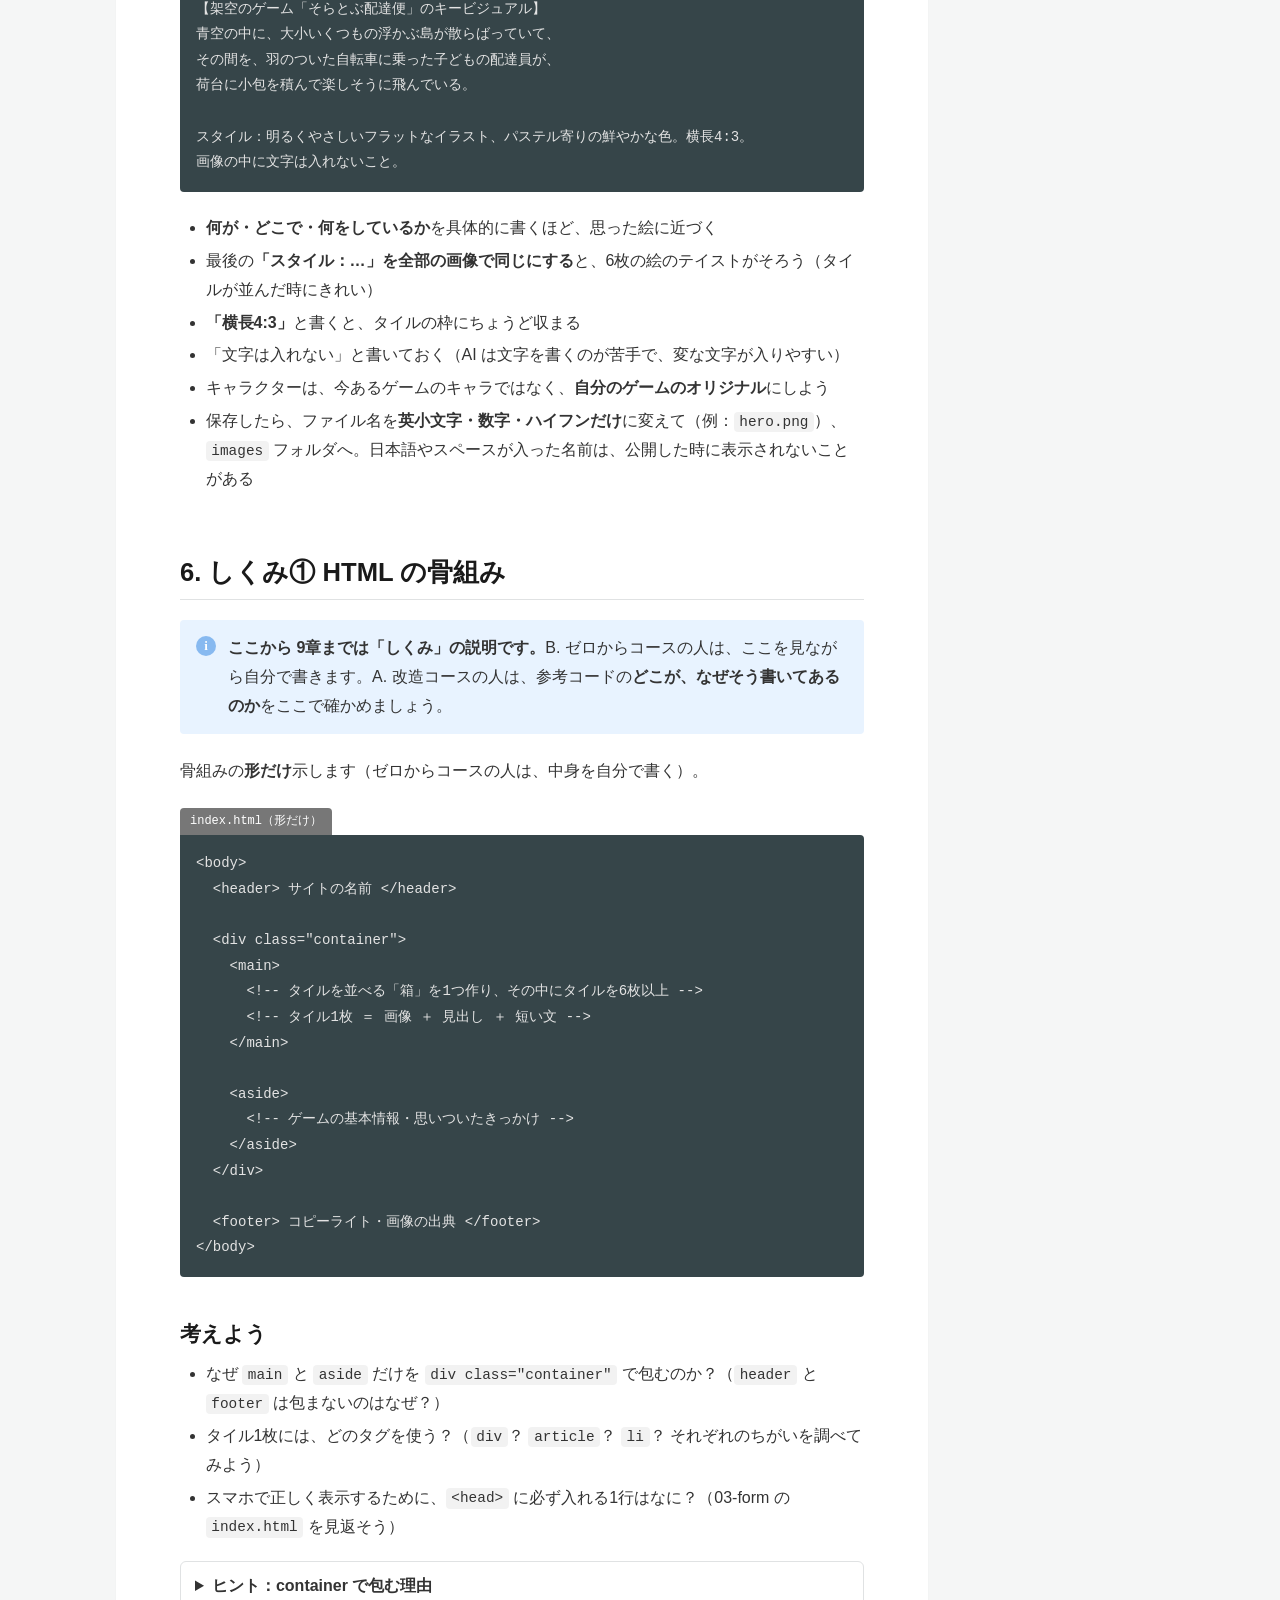
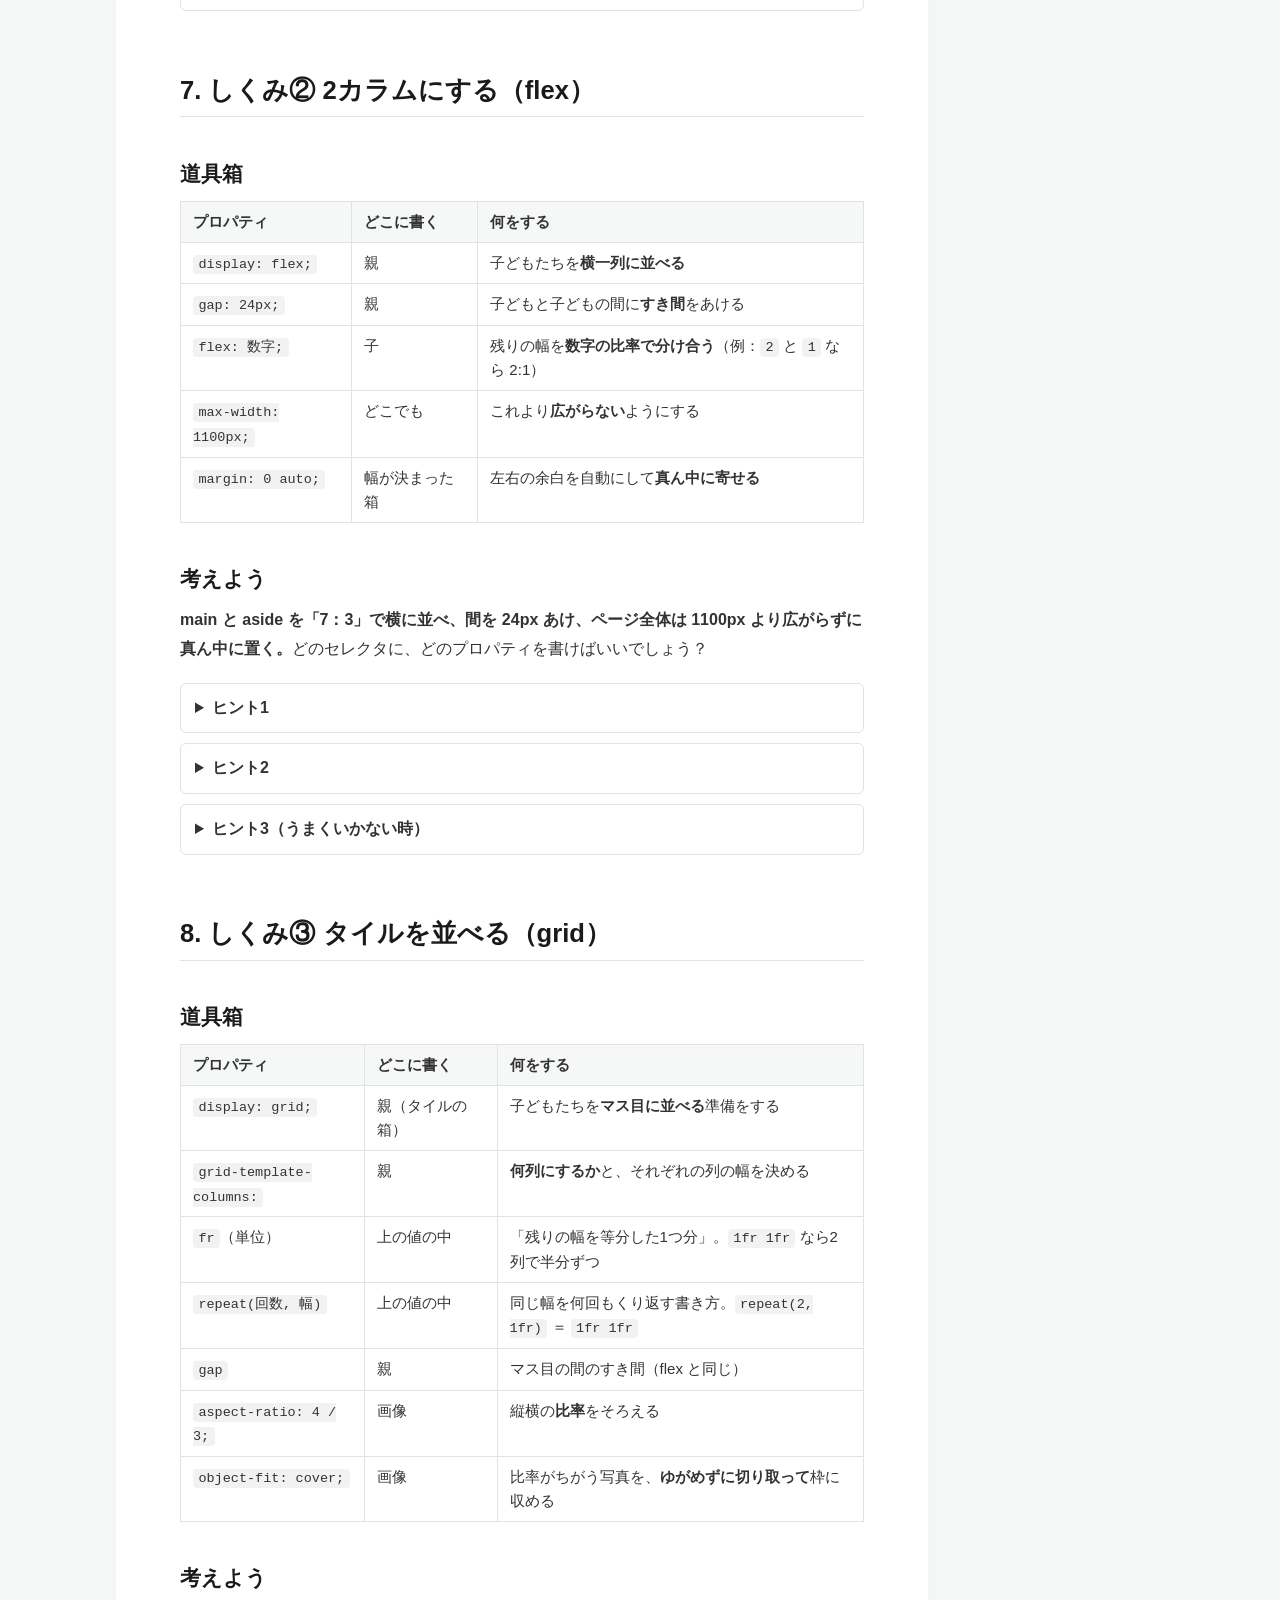
<file: tile-site.html>
<!DOCTYPE html>
<html lang="ja">
<head>
  <meta charset="UTF-8">
  <meta name="viewport" content="width=device-width, initial-scale=1">
  <title>「こんなゲームあったらいいな」サイトを作ろう ― 2カラム × タイル型</title>
  <link rel="stylesheet" href="style.css">
  <script src="site.js" defer></script>
</head>
<body>
<header class="site-header">
  <div class="header-top">
    <a class="site-logo" href="./"><span class="logo-mark">ITC 授業資料</span><span class="logo-sub">Web Extension III・IV</span></a>
    <form class="header-search" action="./" method="get" role="search"><input type="search" name="q" placeholder="記事を検索" aria-label="記事を検索"></form>
    <a class="header-btn" href="https://github.com/itc-kondo/class-materials">GitHub</a>
  </div>
  <nav class="header-tabs" aria-label="カテゴリ">
    <a data-tab="all" href="./">すべて</a>
    <a data-tab="class" href="./?tab=class" class="active">授業の手順書</a>
    <a data-tab="column" href="./?tab=column">小話・コラム</a>
  </nav>
</header>
<div class="article-layout">
<aside class="rail" aria-label="共有">
  <a href="https://x.com/intent/post?url=https%3A%2F%2Fitc-kondo.github.io%2Fclass-materials%2Ftile-site.html&amp;text=%E3%80%8C%E3%81%93%E3%82%93%E3%81%AA%E3%82%B2%E3%83%BC%E3%83%A0%E3%81%82%E3%81%A3%E3%81%9F%E3%82%89%E3%81%84%E3%81%84%E3%81%AA%E3%80%8D%E3%82%B5%E3%82%A4%E3%83%88%E3%82%92%E4%BD%9C%E3%82%8D%E3%81%86%20%E2%80%95%202%E3%82%AB%E3%83%A9%E3%83%A0%20%C3%97%20%E3%82%BF%E3%82%A4%E3%83%AB%E5%9E%8B" target="_blank" rel="noopener" title="X でシェア">𝕏</a>
  <a href="https://www.facebook.com/sharer/sharer.php?u=https%3A%2F%2Fitc-kondo.github.io%2Fclass-materials%2Ftile-site.html" target="_blank" rel="noopener" title="Facebook でシェア">f</a>
  <a href="https://b.hatena.ne.jp/entry/s/itc-kondo.github.io/class-materials/tile-site.html" target="_blank" rel="noopener" title="はてなブックマーク">B!</a>
  <button type="button" data-copy title="URL をコピー">🔗</button>
  <span class="rail-label">コピー</span>
</aside>
<main>
  <div class="article-meta"><span class="avatar">K</span><span class="author">@itc-kondo</span></div>
  <div class="article-title"><h1>「こんなゲームあったらいいな」サイトを作ろう ― 2カラム × タイル型のレイアウト（できた人向け課題 tile-site）</h1></div>
  <ul class="tags"><li>HTML</li><li>CSS</li><li>レイアウト</li><li>Flexbox</li><li>Grid</li><li>課題</li></ul>
  <p class="article-dates"><span>投稿日 2026年11月16日</span></p>

  <p class="note"><strong>03-form が終わった人向けの課題です。</strong><br>
  ① <strong>2カラム</strong>と<strong>タイル型</strong>ってどんなレイアウト？<br>
  ② 今回作るサイトの<strong>設計図とルール</strong><br>
  ③ <strong>新しいリポジトリ <code>tile-site</code></strong> を作る<br>
  ④ <strong>参考コードを改造する</strong>か、<strong>ゼロから書く</strong>か、自分で選んで作る<br>
  ⑤ 公開して提出する</p>
  <p class="note">テーマは<strong>「こんなゲームあったらいいな」サイト</strong>。普段遊んでいるゲームから気づいたことをヒントに、<strong>自分が遊びたい架空のゲーム</strong>を考えて紹介します。画像は <strong>ChatGPT で作ってOK</strong>。<br>
  <strong>参考コード</strong>を用意してあるので、「★ここを変えてみよう」の場所を自分のものに変えていけば完成します。自信がある人は、参考コードを見ずに<strong>ゼロから書いて</strong>もOKです。</p>

  <!-- ===================================================== -->
  <h2 id="what">1. 2カラムとタイル型ってなに？</h2>
  <figure>
    <img src="img/tile/t1-board.webp" alt="壁の掲示板の左の広い区画に同じ大きさのカードが3列×2段に並び、右の細い区画にプロフィールの紙が縦に並んでいて、2人の子どもがカードを貼る場所を相談しているイラスト" width="1280" height="721" loading="lazy">
    <figcaption>ページは掲示板と同じ。左の広い場所に同じ大きさのカード（タイル）を並べ、右の細い場所に案内を貼る</figcaption>
  </figure>
  <p>Web ページの「並べ方」には名前が付いています。</p>
  <div class="table-wrap"><table>
    <thead><tr><th>名前</th><th>どんな並べ方？</th><th>よく見る場所</th></tr></thead>
    <tbody>
      <tr><td><strong>1カラム</strong></td><td>中身が縦に1列だけ</td><td>スマホのページ、LP（宣伝ページ）</td></tr>
      <tr><td><strong>2カラム</strong></td><td>広い<strong>メイン</strong>と、細い<strong>サイドバー</strong>が横に並ぶ</td><td>ブログ、ニュースサイト</td></tr>
      <tr><td><strong>タイル型</strong></td><td>同じ大きさのカードを、床のタイルのように縦横に敷きつめる</td><td>YouTube のホーム、ネットショップの商品一覧</td></tr>
    </tbody>
  </table></div>
  <p>今回はこの2つを<strong>組み合わせます</strong>。「ページ全体は2カラム」で、「メインの中身はタイル型」です。ちなみにこの授業資料のトップページも、左（タグ）・中央（記事一覧）・右（お知らせ）の<strong>3カラム</strong>になっています。開発ツールで中をのぞくと、どう作っているか分かります。</p>

  <!-- ===================================================== -->
  <h2 id="spec">2. 今回作るもの：設計図とルール</h2>
  <h3 id="theme">テーマ：「こんなゲームあったらいいな」サイト</h3>
  <p>まだこの世に無い、<strong>自分が遊びたいゲーム</strong>を考えて、その紹介サイトを作ります。ゲーム会社が新作を発表する時の「公式サイト」のつもりで作りましょう。</p>
  <ul>
    <li><strong>タイル</strong>：ゲームの見どころを1枚に1つ（どんなゲーム？・主人公・遊び方・ステージ・ここが新しい…）</li>
    <li><strong>サイドバー</strong>：ゲームの基本情報（ジャンル・機種・人数）と、<strong>思いついたきっかけ</strong></li>
    <li><strong>画像</strong>：ChatGPT で作ってOK（作り方は <a href="#chatgpt">5章の「ChatGPT で画像を作る」</a>）</li>
  </ul>
  <p>大事なのは<strong>「普段遊んでいるゲームから気づいたこと」から考える</strong>ことです。「ここが楽しい」「ここがモヤっとする」「こうだったらいいのに」。その気づきが、新しいゲームのタネになります。プロのゲームクリエイターも、いつもそうやって考えています。</p>

  <h3 id="wireframe">設計図（ワイヤーフレーム）</h3>
  <figure>
    <svg viewBox="0 0 760 330" role="img" aria-label="PC では header の下に、左に 3列のタイルが並ぶ main、右に aside の2カラム、一番下に footer。スマホでは main のタイルが2列になり、aside は main の下に来る" font-size="12">
      <defs><marker id="tw1" viewBox="0 0 10 10" refX="9" refY="5" markerWidth="6" markerHeight="6" orient="auto-start-reverse"><path d="M0 0L10 5L0 10z" class="dg-head"/></marker></defs>
      <text x="20" y="26" font-size="14" font-weight="600" class="dg-ink">PC（画面の幅 768px 以上）</text>
      <rect x="20" y="38" width="460" height="276" rx="10" class="dg-box"/>
      <rect x="32" y="50" width="436" height="30" rx="5" class="dg-zone"/>
      <text x="250" y="70" text-anchor="middle" class="dg-ink">header（サイトの名前）</text>
      <rect x="32" y="90" width="300" height="182" rx="6" class="dg-main"/>
      <text x="42" y="108" font-weight="600" class="dg-ink">main（タイル 6枚以上・3列）</text>
      <g class="dg-box">
        <rect x="42" y="118" width="88" height="70" rx="4"/><rect x="138" y="118" width="88" height="70" rx="4"/><rect x="234" y="118" width="88" height="70" rx="4"/>
        <rect x="42" y="194" width="88" height="70" rx="4"/><rect x="138" y="194" width="88" height="70" rx="4"/><rect x="234" y="194" width="88" height="70" rx="4"/>
      </g>
      <g font-size="10.5" class="dg-quiet" text-anchor="middle">
        <text x="86" y="150">画像</text><text x="86" y="176">見出し＋文</text>
        <text x="182" y="150">画像</text><text x="182" y="176">見出し＋文</text>
        <text x="278" y="150">画像</text><text x="278" y="176">見出し＋文</text>
        <text x="86" y="226">画像</text><text x="86" y="252">見出し＋文</text>
        <text x="182" y="226">画像</text><text x="182" y="252">見出し＋文</text>
        <text x="278" y="226">画像</text><text x="278" y="252">見出し＋文</text>
      </g>
      <line x1="42" y1="160" x2="130" y2="160" class="dg-line" stroke-dasharray="3 3"/><line x1="138" y1="160" x2="226" y2="160" class="dg-line" stroke-dasharray="3 3"/><line x1="234" y1="160" x2="322" y2="160" class="dg-line" stroke-dasharray="3 3"/>
      <line x1="42" y1="236" x2="130" y2="236" class="dg-line" stroke-dasharray="3 3"/><line x1="138" y1="236" x2="226" y2="236" class="dg-line" stroke-dasharray="3 3"/><line x1="234" y1="236" x2="322" y2="236" class="dg-line" stroke-dasharray="3 3"/>
      <rect x="344" y="90" width="124" height="182" rx="6" class="dg-zone"/>
      <text x="406" y="108" text-anchor="middle" font-weight="600" class="dg-ink">aside</text>
      <rect x="354" y="118" width="104" height="60" rx="4" class="dg-box"/><text x="406" y="152" text-anchor="middle" font-size="10.5" class="dg-quiet">基本情報</text>
      <rect x="354" y="186" width="104" height="60" rx="4" class="dg-box"/><text x="406" y="220" text-anchor="middle" font-size="10.5" class="dg-quiet">きっかけ</text>
      <text x="182" y="290" text-anchor="middle" font-size="11" class="dg-quiet">← 約 7 →</text>
      <text x="406" y="290" text-anchor="middle" font-size="11" class="dg-quiet">← 約 3 →</text>
      <rect x="32" y="296" width="436" height="12" rx="3" class="dg-zone"/>
      <text x="250" y="306" text-anchor="middle" font-size="9.5" class="dg-ink">footer</text>

      <path d="M488 176H548" class="dg-line" marker-end="url(#tw1)"/>
      <text x="518" y="166" text-anchor="middle" font-size="10.5" class="dg-quiet">せまくなると</text>

      <text x="560" y="26" font-size="14" font-weight="600" class="dg-ink">スマホ（767px 以下）</text>
      <rect x="560" y="38" width="170" height="276" rx="14" class="dg-box"/>
      <rect x="570" y="50" width="150" height="24" rx="4" class="dg-zone"/>
      <text x="645" y="66" text-anchor="middle" font-size="10.5" class="dg-ink">header</text>
      <rect x="570" y="80" width="150" height="166" rx="5" class="dg-main"/>
      <text x="645" y="95" text-anchor="middle" font-size="10.5" font-weight="600" class="dg-ink">main（タイル 2列）</text>
      <g class="dg-box">
        <rect x="578" y="102" width="64" height="42" rx="3"/><rect x="648" y="102" width="64" height="42" rx="3"/>
        <rect x="578" y="150" width="64" height="42" rx="3"/><rect x="648" y="150" width="64" height="42" rx="3"/>
        <rect x="578" y="198" width="64" height="42" rx="3"/><rect x="648" y="198" width="64" height="42" rx="3"/>
      </g>
      <rect x="570" y="252" width="150" height="34" rx="5" class="dg-zone"/>
      <text x="645" y="273" text-anchor="middle" font-size="10.5" class="dg-ink">aside（main の下へ）</text>
      <rect x="570" y="292" width="150" height="14" rx="3" class="dg-zone"/>
      <text x="645" y="303" text-anchor="middle" font-size="9.5" class="dg-ink">footer</text>
    </svg>
    <figcaption>これが「設計図」。この形になれば、色・フォント・中身は自由</figcaption>
  </figure>

  <h3 id="rules">必ず守るルール（必須）</h3>
  <div class="table-wrap"><table>
    <thead><tr><th></th><th>ルール</th></tr></thead>
    <tbody>
      <tr><td>リポジトリ</td><td>新しく <strong><code>tile-site</code></strong>（Public）を作り、GitHub Pages で公開する</td></tr>
      <tr><td>ファイル</td><td><code>index.html</code> と <code>style.css</code>（画像を使うなら <code>images/</code> フォルダ）</td></tr>
      <tr><td>HTML のタグ</td><td><code>header</code>・<code>main</code>・<code>aside</code>・<code>footer</code> を使う（全部 <code>div</code> にしない）</td></tr>
      <tr><td>2カラム</td><td>PC の幅では <strong>main が左（広い）、aside が右（細い）</strong>で横に並ぶ</td></tr>
      <tr><td>タイル</td><td>main の中に<strong>6枚以上</strong>。PC では<strong>3列</strong>。1枚に「画像（または色の箱）＋見出し＋短い文」</td></tr>
      <tr><td>スマホ</td><td>幅が <strong>767px 以下</strong>になったら、aside が main の<strong>下</strong>に回り、タイルは<strong>2列か1列</strong>になる</td></tr>
      <tr><td>中身</td><td>実在しない、<strong>自分が考えたゲーム</strong>。サイドバーに<strong>「思いついたきっかけ」</strong>（普段遊ぶゲームで気づいたこと）を書く</td></tr>
      <tr><td>画像</td><td>ChatGPT などで作ったもの・自分で描いたものOK。footer に<strong>どうやって用意したか</strong>を書く（例：「画像：ChatGPT で生成」）</td></tr>
    </tbody>
  </table></div>

  <!-- ===================================================== -->
  <h2 id="step1">3. STEP 1. 新しいリポジトリ「tile-site」を作る</h2>
  <p class="note warn"><strong>フォルダは <code>ch03</code> の外に作ります。</strong>ch03 の中に作ると「Git の中に Git」になって、うまく push できなくなります（理由は <a href="vscode.html#nested-git">VS Code 手順書「親のフォルダがすでに Git につながっていると失敗する」</a>）。</p>
  <p>作る場所は<strong>自分の好きな場所でOK</strong>です（ホーム、<code>Documents</code>、授業用にまとめているフォルダなど）。ただし <code>ch03</code> のように、<strong>すでに Git につながっているフォルダの中はダメ</strong>。作る前に、その場所で <code>git status</code> を打って確かめましょう。</p>
  <div class="code-frame"><span class="code-name">ターミナル</span><pre><code>cd 作りたい場所       # 例：cd ~/Documents
git status           # 「fatal: not a git repository」と出ればOK（Git の外にいる）
mkdir tile-site
cd tile-site
code .</code></pre></div>
  <p class="note"><code>git status</code> で <code>On branch main</code> などと出たら、そこは<strong>すでに Git の中</strong>です。別の場所に移動してから作りましょう。</p>
  <ol>
    <li>GitHub 右上の <strong>＋</strong> → <strong>New repository</strong></li>
    <li>Repository name：<strong><code>tile-site</code></strong> ／ <strong>Public</strong> ／ 「Add a README file」は<strong>チェックしない</strong> → <strong>Create repository</strong></li>
    <li><code>index.html</code> を1行でも書いたら、初回のアップロード（<code>h-kondo</code> は自分のユーザー名に）</li>
  </ol>
  <div class="code-frame"><span class="code-name">ターミナル（tile-site フォルダで）</span><pre><code>pwd                         # 最後が /tile-site ならOK
git init
git add .
git commit -m "First commit"
git branch -M main
git remote add origin https://github.com/h-kondo/tile-site.git
git remote -v               # tile-site になっているか確認
git push -u origin main</code></pre></div>
  <ol start="4">
    <li><strong>Settings</strong> → <strong>Pages</strong> → Branch：<strong>main</strong> ／ <strong>/(root)</strong> → <strong>Save</strong></li>
    <li>数分後、<code>https://h-kondo.github.io/tile-site/</code> で見られるようになる</li>
  </ol>
  <p>今回は <code>index.html</code> がリポジトリの<strong>一番上</strong>にあるので、URL は <code>/tile-site/</code> で終わります（ch03 の時の <code>/ch03/03-form/</code> とのちがいを、3章の「URL の分解」を思い出して考えてみよう）。手順の詳しい説明は <a href="vscode.html#step6">VS Code 手順書の STEP 6〜8</a> と同じです。</p>

  <!-- ===================================================== -->
  <h2 id="step2">4. STEP 2. コースを選んで、設計図を描く</h2>
  <div class="table-wrap"><table>
    <thead><tr><th>コース</th><th>やること</th><th>こんな人におすすめ</th></tr></thead>
    <tbody>
      <tr><td><strong>A. 改造コース</strong></td><td>下の<strong>参考コード</strong>をコピーして、「★」の場所を自分のものに変えていく。分からない所は 6〜9章の「しくみ」を読む</td><td>まず完成させたい人。レイアウトのコードを初めて見る人</td></tr>
      <tr><td><strong>B. ゼロからコース</strong></td><td>参考コードを<strong>見ずに</strong>、設計図と 6〜9章の「道具箱」「ヒント」だけで書く。詰まったら参考コードを見てもOK</td><td>力をつけたい人。03-form が早く終わった人</td></tr>
    </tbody>
  </table></div>
  <h3 id="idea">まずはゲームを考える（着想メモ）</h3>
  <p>コードを書く前に、ノートかメモアプリで次の順に書き出してみましょう。</p>
  <div class="table-wrap"><table>
    <thead><tr><th>順番</th><th>書くこと</th><th>例（見本の「そらとぶ配達便」）</th></tr></thead>
    <tbody>
      <tr><td>1</td><td>普段よく遊ぶゲームを1つ選ぶ</td><td>オープンワールドのゲーム</td></tr>
      <tr><td>2</td><td>そのゲームの<strong>好きなところ</strong></td><td>景色がきれい。どこへでも行ける</td></tr>
      <tr><td>3</td><td>そのゲームで<strong>モヤっとするところ</strong></td><td>目的地までの移動が長くて退屈</td></tr>
      <tr><td>4</td><td>「<strong>もし〜だったら？</strong>」</td><td>もし、移動そのものが一番楽しかったら？</td></tr>
      <tr><td>5</td><td>自分のゲームを一言で</td><td>空に浮かぶ島へ、自転車で荷物を届けるゲーム</td></tr>
    </tbody>
  </table></div>
  <p>思いつかない時は、こんな考え方も使えます。</p>
  <ul>
    <li><strong>組み合わせる</strong>：好きなジャンル2つをかけ算（例：料理 × 格闘、パズル × ホラー）</li>
    <li><strong>逆にする</strong>：いつもと反対の立場で遊ぶ（例：勇者ではなく、ダンジョンを作る側）</li>
    <li><strong>モヤっとを遊びに変える</strong>：面倒なところを、いちばん楽しいところにする（見本はこれ）</li>
    <li><strong>身近なものから</strong>：沖縄、学校、バイト、部活…自分にしか分からない体験</li>
  </ul>

  <h3 id="wire">設計図を描く</h3>
  <p>どちらのコースでも、いきなりコードを書かずに<strong>まずノートに四角を描いて</strong>決めます。プロの現場でも、最初に作るのは「ワイヤーフレーム」です。</p>
  <ul>
    <li>ゲームの名前とキャッチコピーは？</li>
    <li>タイルに何を並べる？（ゲームの見どころを<strong>6つ以上</strong>）</li>
    <li>サイドバーには何を置く？（基本情報、思いついたきっかけ、こんな人に遊んでほしい…）</li>
    <li>色は何色使う？（ゲームの雰囲気に合わせて、<strong>3色まで</strong>にするとまとまって見える）</li>
  </ul>

  <!-- ===================================================== -->
  <h2 id="sample">5. STEP 3（A. 改造コース）参考コードを改造する</h2>
  <p>参考コードは、実際に動くページとして置いてあります。<strong>まず開いて、PC の幅とスマホの幅（開発ツールの <kbd>Ctrl</kbd>+<kbd>Shift</kbd>+<kbd>M</kbd>）で見てみましょう。</strong></p>
  <p>▶ <a href="demo/tile-sample/" target="_blank" rel="noopener">参考ページを開く（demo/tile-sample/）</a></p>
  <p><code>tile-site</code> フォルダに <code>index.html</code> と <code>style.css</code> と <code>images</code> フォルダを作り、下のコードをそれぞれ貼り付けます。画像は自分のゲームのものを作って <code>images</code> に入れるまで表示されません（代わりに <code>alt</code> の文字が出ます）。</p>
  <div class="code-frame"><span class="code-name">index.html（参考コード）</span><pre><code>&lt;!DOCTYPE html&gt;
&lt;html lang="ja"&gt;
&lt;head&gt;
  &lt;meta charset="UTF-8"&gt;
  &lt;meta name="viewport" content="width=device-width, initial-scale=1"&gt;
  &lt;title&gt;そらとぶ配達便 ― こんなゲームあったらいいな&lt;/title&gt;
  &lt;link rel="stylesheet" href="style.css"&gt;
&lt;/head&gt;
&lt;body&gt;
  &lt;!-- ★① ゲームの名前とキャッチコピーを、自分のものに変える --&gt;
  &lt;header class="site-header"&gt;
    &lt;h1&gt;そらとぶ配達便&lt;/h1&gt;
    &lt;p&gt;空に浮かぶ島から島へ。自転車で荷物を届けるゲーム、あったらいいな&lt;/p&gt;
  &lt;/header&gt;

  &lt;div class="container"&gt;
    &lt;main&gt;
      &lt;h2&gt;こんなゲームです&lt;/h2&gt;
      &lt;div class="tiles"&gt;
        &lt;!-- ★② タイル1枚 ＝ article 1つ。自分のゲームの「見どころ」を6つ以上 --&gt;
        &lt;article class="tile"&gt;
          &lt;!-- ★③ 画像を自分のゲームのものに（ChatGPT で作ってOK）。images フォルダに入れる --&gt;
          &lt;img src="images/g1-world.webp" alt="浮かぶ島々のあいだを、羽のついた自転車で配達員が飛んでいる"&gt;
          &lt;div class="tile-body"&gt;
            &lt;h3&gt;どんなゲーム？&lt;/h3&gt;
            &lt;p&gt;空に浮かぶ島々に、空飛ぶ自転車で荷物を届けるオープンワールド。&lt;/p&gt;
          &lt;/div&gt;
        &lt;/article&gt;

        &lt;article class="tile"&gt;
          &lt;img src="images/g2-hero.webp" alt="帽子とカバンの見習い配達員と、羽のついた自転車"&gt;
          &lt;div class="tile-body"&gt;
            &lt;h3&gt;主人公&lt;/h3&gt;
            &lt;p&gt;見習い配達員。ペダルを速くこぐほど、高く飛べる。&lt;/p&gt;
          &lt;/div&gt;
        &lt;/article&gt;

        &lt;article class="tile"&gt;
          &lt;img src="images/g3-wind.webp" alt="配達員が白い風の流れに乗って進んでいる"&gt;
          &lt;div class="tile-body"&gt;
            &lt;h3&gt;遊び方&lt;/h3&gt;
            &lt;p&gt;風を読んで最短ルートを探す。荷物をゆらさず運べたらボーナス。&lt;/p&gt;
          &lt;/div&gt;
        &lt;/article&gt;

        &lt;article class="tile"&gt;
          &lt;img src="images/g4-stage.webp" alt="雲の町・森・雷の塔・雪の島が並んでいる"&gt;
          &lt;div class="tile-body"&gt;
            &lt;h3&gt;ステージ&lt;/h3&gt;
            &lt;p&gt;雲の町、浮かぶ森、雷の塔…。島ごとに天気がちがう。&lt;/p&gt;
          &lt;/div&gt;
        &lt;/article&gt;

        &lt;article class="tile"&gt;
          &lt;img src="images/g5-coop.webp" alt="2人の配達員が大きな木箱をロープでつるして一緒に運んでいる"&gt;
          &lt;div class="tile-body"&gt;
            &lt;h3&gt;協力プレイ&lt;/h3&gt;
            &lt;p&gt;大きな荷物は友だちと2人で。息が合わないと落としてしまう。&lt;/p&gt;
          &lt;/div&gt;
        &lt;/article&gt;

        &lt;article class="tile"&gt;
          &lt;img src="images/g6-new.webp" alt="夕焼けの雲の上を配達員がのんびり進んでいる"&gt;
          &lt;div class="tile-body"&gt;
            &lt;h3&gt;ここが新しい&lt;/h3&gt;
            &lt;p&gt;ワープは無し。移動そのものが一番楽しいゲーム。&lt;/p&gt;
          &lt;/div&gt;
        &lt;/article&gt;
      &lt;/div&gt;
    &lt;/main&gt;

    &lt;aside class="sidebar"&gt;
      &lt;!-- ★④ ゲームの基本情報を、自分のゲームに合わせて --&gt;
      &lt;section class="box"&gt;
        &lt;h2&gt;ゲームの基本情報&lt;/h2&gt;
        &lt;dl&gt;
          &lt;dt&gt;ジャンル&lt;/dt&gt;&lt;dd&gt;オープンワールド × 配達&lt;/dd&gt;
          &lt;dt&gt;遊べる機種&lt;/dt&gt;&lt;dd&gt;スマホ・PC&lt;/dd&gt;
          &lt;dt&gt;人数&lt;/dt&gt;&lt;dd&gt;1〜2人&lt;/dd&gt;
        &lt;/dl&gt;
      &lt;/section&gt;
      &lt;!-- ★⑤ いちばん大事。普段遊んでいるゲームで気づいたことを書く --&gt;
      &lt;section class="box"&gt;
        &lt;h2&gt;思いついたきっかけ&lt;/h2&gt;
        &lt;p&gt;いつも遊ぶオープンワールドのゲームで、目的地までの移動が長くて「早く着かないかな」と思っていた。それなら、移動そのものが一番楽しいゲームがあったらいいのに、と思った。&lt;/p&gt;
      &lt;/section&gt;
    &lt;/aside&gt;
  &lt;/div&gt;

  &lt;footer class="site-footer"&gt;
    &lt;small&gt;&amp;copy; 2026 そらとぶ配達便（架空のゲームです）／ 画像：ChatGPT で生成&lt;/small&gt;
  &lt;/footer&gt;
&lt;/body&gt;
&lt;/html&gt;</code></pre></div>
  <div class="code-frame"><span class="code-name">style.css（参考コード）</span><pre><code>/* ★⑥ テーマカラー：ここの色を変えると、サイト全体の色が変わる */
:root {
  --main-color: #1e3a8a;   /* ヘッダー・フッター */
  --bg-color: #eef4ff;     /* ページの背景 */
  --card-color: #ffffff;   /* タイルとサイドバーの箱 */
  --text-color: #222222;   /* 文字 */
}

* {
  box-sizing: border-box;
}

body {
  margin: 0;
  font-family: sans-serif;
  line-height: 1.7;
  background: var(--bg-color);
  color: var(--text-color);
}

/* ===== ヘッダーとフッター ===== */
.site-header,
.site-footer {
  background: var(--main-color);
  color: #ffffff;
  text-align: center;
  padding: 24px 16px;
}
.site-header h1 {
  margin: 0;
}
.site-header p {
  margin: 4px 0 0;
}

/* ===== 2カラム ===== */
.container {
  max-width: 1100px;
  margin: 32px auto;
  padding: 0 16px;
  display: flex;      /* main と aside を横に並べる */
  gap: 24px;
}
main {
  flex: 7;            /* ★⑦ 比率を変えてみよう（例：8 と 2） */
}
.sidebar {
  flex: 3;
}

/* ===== タイル ===== */
.tiles {
  display: grid;
  grid-template-columns: repeat(3, 1fr);   /* ★⑧ 3 を 4 や 2 に変えてみよう */
  gap: 16px;
}
.tile {
  background: var(--card-color);
  border-radius: 8px;
  overflow: hidden;   /* 角丸からはみ出した画像を切る */
}
.tile-img,
.tile img {
  display: block;
  width: 100%;
  aspect-ratio: 4 / 3;   /* 縦横の比率をそろえる */
  object-fit: cover;     /* 写真をゆがめずに切り取る */
}
.tile-body {
  padding: 8px 12px 12px;
}
.tile-body h3 {
  margin: 0 0 4px;
  font-size: 1.1em;
}
.tile-body p {
  margin: 0;
  font-size: 0.9em;
}

/* ===== サイドバーの箱 ===== */
.box {
  background: var(--card-color);
  border-radius: 8px;
  padding: 12px 16px;
  margin-bottom: 16px;
}
.box h2 {
  margin-top: 0;
  font-size: 1.1em;
}
.box dt {
  font-weight: bold;
}
.box dd {
  margin: 0 0 8px;
}

/* ===== スマホ（767px 以下） ===== */
/* ★⑨ 切りかわる幅や、スマホでの列の数を変えてみよう */
@media (max-width: 767px) {
  .container {
    flex-direction: column;
  }
  .tiles {
    grid-template-columns: repeat(2, 1fr);
  }
}</code></pre></div>

  <h3 id="change">★ここを変えてみよう</h3>
  <p>コードの中の <strong>★①〜⑨</strong> のコメントが目印です。<strong>変える前に「どうなるか」を予想してから</strong>変えて、保存してブラウザで確かめましょう。予想が外れた所が、いちばん勉強になる所です。</p>
  <div class="table-wrap"><table>
    <thead><tr><th>目印</th><th>ファイル</th><th>変えること</th><th></th></tr></thead>
    <tbody>
      <tr><td>★①</td><td>index.html</td><td>ゲームの名前とキャッチコピー（<code>title</code> も忘れずに）</td><td><strong>必須</strong></td></tr>
      <tr><td>★②</td><td>index.html</td><td>タイルの見出しと文を、自分のゲームの見どころに。<strong>7枚目を足してみる</strong>（どこをコピーすればいい？）</td><td><strong>必須</strong></td></tr>
      <tr><td>★③</td><td>index.html</td><td>画像を自分のゲームのものに（ChatGPT で作ってOK）。<code>alt</code> も書きかえる</td><td><strong>必須</strong></td></tr>
      <tr><td>★④</td><td>index.html</td><td>ゲームの基本情報（ジャンル・機種・人数。項目を足してもOK）</td><td><strong>必須</strong></td></tr>
      <tr><td>★⑤</td><td>index.html</td><td><strong>思いついたきっかけ</strong>。普段遊ぶゲームで気づいたことを、自分の言葉で</td><td><strong>必須</strong></td></tr>
      <tr><td>★⑥</td><td>style.css</td><td><code>:root</code> の4色を、ゲームの雰囲気に合う色に。<strong>1か所変えるだけでなぜ全体が変わる？</strong>（<code>var(--main-color)</code> を探してみよう）</td><td><strong>必須</strong></td></tr>
      <tr><td>★⑦</td><td>style.css</td><td>2カラムの比率 <code>7</code> と <code>3</code> を変えてみる（<code>1</code> と <code>1</code> にしたら？）</td><td>試す</td></tr>
      <tr><td>★⑧</td><td>style.css</td><td>タイルの列数を <code>4</code> や <code>2</code> にしてみる。自分のページに一番合うのは何列？</td><td>試す</td></tr>
      <tr><td>★⑨</td><td>style.css</td><td>スマホに切りかわる幅（<code>767px</code>）や、スマホでの列数を変えてみる</td><td>試す</td></tr>
    </tbody>
  </table></div>
  <p class="note">★が無い所も、どんどん変えてOK。フォント、角の丸さ（<code>border-radius</code>）、すき間（<code>gap</code>・<code>padding</code>）、サイドバーの項目…。<strong>最後に「参考コードと見た目がちがう」状態になっていれば合格ラインです。</strong></p>
  <p class="note warn">画像には必ず <code>alt</code>（画像の説明）も書きましょう。目の見えない人の読み上げや、画像が表示されなかった時に使われます。</p>

  <h3 id="chatgpt">ChatGPT で画像を作る（どちらのコースも）</h3>
  <p>ゲームの画像（クリエイティブ）は ChatGPT に作ってもらってOKです。<strong>コードは自分で、絵は ChatGPT と一緒に</strong>、という分担です。見本の6枚も ChatGPT で作りました。</p>
  <div class="code-frame"><span class="code-name">ChatGPT に送る文の例（見本の1枚目）</span><pre><code>【架空のゲーム「そらとぶ配達便」のキービジュアル】
青空の中に、大小いくつもの浮かぶ島が散らばっていて、
その間を、羽のついた自転車に乗った子どもの配達員が、
荷台に小包を積んで楽しそうに飛んでいる。

スタイル：明るくやさしいフラットなイラスト、パステル寄りの鮮やかな色。横長4:3。
画像の中に文字は入れないこと。</code></pre></div>
  <ul>
    <li><strong>何が・どこで・何をしているか</strong>を具体的に書くほど、思った絵に近づく</li>
    <li>最後の<strong>「スタイル：…」を全部の画像で同じにする</strong>と、6枚の絵のテイストがそろう（タイルが並んだ時にきれい）</li>
    <li><strong>「横長4:3」</strong>と書くと、タイルの枠にちょうど収まる</li>
    <li>「文字は入れない」と書いておく（AI は文字を書くのが苦手で、変な文字が入りやすい）</li>
    <li>キャラクターは、今あるゲームのキャラではなく、<strong>自分のゲームのオリジナル</strong>にしよう</li>
    <li>保存したら、ファイル名を<strong>英小文字・数字・ハイフンだけ</strong>に変えて（例：<code>hero.png</code>）、<code>images</code> フォルダへ。日本語やスペースが入った名前は、公開した時に表示されないことがある</li>
  </ul>

  <!-- ===================================================== -->
  <h2 id="step3">6. しくみ① HTML の骨組み</h2>
  <p class="note"><strong>ここから 9章までは「しくみ」の説明です。</strong>B. ゼロからコースの人は、ここを見ながら自分で書きます。A. 改造コースの人は、参考コードの<strong>どこが、なぜそう書いてあるのか</strong>をここで確かめましょう。</p>
  <p>骨組みの<strong>形だけ</strong>示します（ゼロからコースの人は、中身を自分で書く）。</p>
  <div class="code-frame"><span class="code-name">index.html（形だけ）</span><pre><code>&lt;body&gt;
  &lt;header&gt; サイトの名前 &lt;/header&gt;

  &lt;div class="container"&gt;
    &lt;main&gt;
      &lt;!-- タイルを並べる「箱」を1つ作り、その中にタイルを6枚以上 --&gt;
      &lt;!-- タイル1枚 ＝ 画像 ＋ 見出し ＋ 短い文 --&gt;
    &lt;/main&gt;

    &lt;aside&gt;
      &lt;!-- ゲームの基本情報・思いついたきっかけ --&gt;
    &lt;/aside&gt;
  &lt;/div&gt;

  &lt;footer&gt; コピーライト・画像の出典 &lt;/footer&gt;
&lt;/body&gt;</code></pre></div>
  <h3 id="think-html">考えよう</h3>
  <ul>
    <li>なぜ <code>main</code> と <code>aside</code> だけを <code>div class="container"</code> で包むのか？（<code>header</code> と <code>footer</code> は包まないのはなぜ？）</li>
    <li>タイル1枚には、どのタグを使う？（<code>div</code>？ <code>article</code>？ <code>li</code>？ それぞれのちがいを調べてみよう）</li>
    <li>スマホで正しく表示するために、<code>&lt;head&gt;</code> に必ず入れる1行はなに？（03-form の <code>index.html</code> を見返そう）</li>
  </ul>
  <details class="quiz"><summary>ヒント：container で包む理由</summary><p>CSS で「横に並べる」指示は、<strong>並べたい要素たちの親</strong>に書きます。横に並べたいのは main と aside の2つだけ。だから、その2つだけを1つの親で包みます。</p></details>

  <!-- ===================================================== -->
  <h2 id="step4">7. しくみ② 2カラムにする（flex）</h2>
  <h3 id="tools-flex">道具箱</h3>
  <div class="table-wrap"><table>
    <thead><tr><th>プロパティ</th><th>どこに書く</th><th>何をする</th></tr></thead>
    <tbody>
      <tr><td><code>display: flex;</code></td><td>親</td><td>子どもたちを<strong>横一列に並べる</strong></td></tr>
      <tr><td><code>gap: 24px;</code></td><td>親</td><td>子どもと子どもの間に<strong>すき間</strong>をあける</td></tr>
      <tr><td><code>flex: 数字;</code></td><td>子</td><td>残りの幅を<strong>数字の比率で分け合う</strong>（例：<code>2</code> と <code>1</code> なら 2:1）</td></tr>
      <tr><td><code>max-width: 1100px;</code></td><td>どこでも</td><td>これより<strong>広がらない</strong>ようにする</td></tr>
      <tr><td><code>margin: 0 auto;</code></td><td>幅が決まった箱</td><td>左右の余白を自動にして<strong>真ん中に寄せる</strong></td></tr>
    </tbody>
  </table></div>
  <h3 id="think-flex">考えよう</h3>
  <p><strong>main と aside を「7：3」で横に並べ、間を 24px あけ、ページ全体は 1100px より広がらずに真ん中に置く。</strong>どのセレクタに、どのプロパティを書けばいいでしょう？</p>
  <details class="quiz"><summary>ヒント1</summary><p>上の表の「どこに書く」を見よう。<code>display: flex;</code> と <code>gap</code> は<strong>親</strong>、<code>flex: 数字;</code> は<strong>子</strong>。この HTML で main と aside の親はどれ？</p></details>
  <details class="quiz"><summary>ヒント2</summary><p>親は <code>.container</code>。子は <code>main</code> と <code>aside</code>。比率の数字は「7：3」をそのまま使えます。</p></details>
  <details class="quiz"><summary>ヒント3（うまくいかない時）</summary><p>横に並ばない → <code>display: flex;</code> を<strong>子</strong>に書いていませんか？<br>比率がおかしい → <code>width</code> も一緒に書いていませんか？ まずは <code>flex</code> だけにしてみよう。<br>真ん中に来ない → <code>max-width</code> と <code>margin: 0 auto;</code> を<strong>同じ箱</strong>に書いていますか？</p></details>

  <!-- ===================================================== -->
  <h2 id="step5">8. しくみ③ タイルを並べる（grid）</h2>
  <h3 id="tools-grid">道具箱</h3>
  <div class="table-wrap"><table>
    <thead><tr><th>プロパティ</th><th>どこに書く</th><th>何をする</th></tr></thead>
    <tbody>
      <tr><td><code>display: grid;</code></td><td>親（タイルの箱）</td><td>子どもたちを<strong>マス目に並べる</strong>準備をする</td></tr>
      <tr><td><code>grid-template-columns:</code></td><td>親</td><td><strong>何列にするか</strong>と、それぞれの列の幅を決める</td></tr>
      <tr><td><code>fr</code>（単位）</td><td>上の値の中</td><td>「残りの幅を等分した1つ分」。<code>1fr 1fr</code> なら2列で半分ずつ</td></tr>
      <tr><td><code>repeat(回数, 幅)</code></td><td>上の値の中</td><td>同じ幅を何回もくり返す書き方。<code>repeat(2, 1fr)</code> ＝ <code>1fr 1fr</code></td></tr>
      <tr><td><code>gap</code></td><td>親</td><td>マス目の間のすき間（flex と同じ）</td></tr>
      <tr><td><code>aspect-ratio: 4 / 3;</code></td><td>画像</td><td>縦横の<strong>比率</strong>をそろえる</td></tr>
      <tr><td><code>object-fit: cover;</code></td><td>画像</td><td>比率がちがう写真を、<strong>ゆがめずに切り取って</strong>枠に収める</td></tr>
    </tbody>
  </table></div>
  <h3 id="think-grid">考えよう</h3>
  <ul>
    <li><strong>タイルを同じ幅で3列</strong>に並べるには、どこに何を書く？（<code>1fr</code> を3回書く方法と、<code>repeat</code> を使う方法の2通りある）</li>
    <li>写真の大きさがバラバラで、タイルの高さがそろわない。どうする？</li>
    <li>flex と grid、どちらも「並べる」道具。<strong>2カラムには flex、タイルには grid</strong> を使うのはなぜだと思う？（逆でも作れる。やってみて、どっちが楽か比べてみよう）</li>
  </ul>
  <details class="quiz"><summary>ヒント1</summary><p>タイルの「箱」（main の中でタイルを包んでいる要素）が親です。そこに <code>display: grid;</code> と <code>grid-template-columns</code>。</p></details>
  <details class="quiz"><summary>ヒント2</summary><p>「同じ幅」は <code>1fr</code>。それを「3回くり返す」なら、上の表の <code>repeat</code> の例の数字を変えるだけ。</p></details>
  <details class="quiz"><summary>ヒント3（画像がそろわない時）</summary><p><code>img</code> に <code>width: 100%;</code> で枠いっぱいにしてから、<code>aspect-ratio</code> で比率を固定し、<code>object-fit: cover;</code> でゆがみを直します。画像がまだ無い人は、<code>div</code> に背景色を付けて「色の箱」にしておいてもOK。</p></details>

  <!-- ===================================================== -->
  <h2 id="step6">9. しくみ④ スマホでも見やすくする（@media）</h2>
  <h3 id="tools-media">道具箱</h3>
  <div class="table-wrap"><table>
    <thead><tr><th>道具</th><th>何をする</th></tr></thead>
    <tbody>
      <tr><td><code>&lt;meta name="viewport" …&gt;</code></td><td>これが無いと、スマホは PC の画面を縮小して見せる（<strong>@media が効かない</strong>）</td></tr>
      <tr><td><code>@media (max-width: 767px) { … }</code></td><td>画面の幅が <strong>767px 以下の時だけ</strong>、<code>{ }</code> の中の CSS を使う</td></tr>
      <tr><td><code>flex-direction: column;</code></td><td>flex の並びを<strong>横から縦</strong>に変える</td></tr>
    </tbody>
  </table></div>
  <h3 id="think-media">考えよう</h3>
  <p>スマホの幅では、①aside を main の<strong>下</strong>に回し、②タイルを<strong>2列</strong>にしたい。<code>@media</code> の中で、<strong>どのセレクタの、どのプロパティを上書き</strong>すればいい？</p>
  <details class="quiz"><summary>ヒント1</summary><p>@media の中には、<strong>変えたいところだけ</strong>を書きます（全部書き直さなくていい）。変えたいのは「2カラムの並ぶ向き」と「タイルの列の数」の2か所。</p></details>
  <details class="quiz"><summary>ヒント2</summary><p>並ぶ向きは STEP 4 で <code>display: flex;</code> を書いた<strong>同じセレクタ</strong>に <code>flex-direction</code>。列の数は STEP 5 の <code>grid-template-columns</code> を、<code>repeat</code> の数字を変えて上書き。</p></details>
  <details class="quiz"><summary>ヒント3（効かない時）</summary><p>@media を CSS ファイルの<strong>一番下</strong>に書いていますか？ CSS は後に書いたものが勝つので、上に書くと元の指定に負けます。それでも効かなければ viewport の1行を確認。</p></details>

  <h3 id="devtools">開発ツールで確かめる</h3>
  <ul>
    <li><kbd>F12</kbd> で開発ツール → <kbd>Ctrl</kbd>+<kbd>Shift</kbd>+<kbd>M</kbd> で<strong>スマホ表示</strong>に切りかえ（Chrome は「デバイスツールバー」、Firefox は「レスポンシブデザインモード」）。上の幅の数字を 767 と 768 で行き来すると、レイアウトが切りかわる瞬間が見える</li>
    <li>Elements（インスペクター）で grid を書いた要素の横に出る <strong><code>grid</code></strong> のバッジを押すと、マス目の線が表示される</li>
    <li>うまくいかない時は、要素をクリックして右の <strong>Styles</strong> を見る。<strong>線で消されている</strong>指定は、別の指定に負けている</li>
  </ul>

  <!-- ===================================================== -->
  <h2 id="submit">10. STEP 4. 公開して提出する</h2>
  <div class="code-frame"><span class="code-name">ターミナル（2回目からはこれだけ）</span><pre><code>git add .
git commit -m "Add tiles"
git push origin main</code></pre></div>
  <div class="table-wrap"><table>
    <thead><tr><th>提出するもの</th><th>URL</th></tr></thead>
    <tbody>
      <tr><td>GitHub URL（コード）</td><td><code>https://github.com/h-kondo/tile-site</code></td></tr>
      <tr><td>GitHub Pages URL（完成画面）</td><td><code>https://h-kondo.github.io/tile-site/</code></td></tr>
    </tbody>
  </table></div>
  <p>Classroom の課題に添付されている<strong>提出フォーム</strong>から出してください。</p>

  <h3 id="check">提出前のチェックリスト</h3>
  <ul>
    <li><code>tile-site</code> が <code>ch03</code> の<strong>外</strong>にあり、Public のリポジトリになっている</li>
    <li><code>header</code>・<code>main</code>・<code>aside</code>・<code>footer</code> を使っている</li>
    <li>PC の幅で、main（左・広い）と aside（右・細い）が横に並んでいる</li>
    <li>タイルが6枚以上、PC で3列に並び、大きさがそろっている</li>
    <li>開発ツールのスマホ表示（767px 以下）で、aside が下に回り、タイルが2列か1列になる</li>
    <li>サイドバーに「思いついたきっかけ」がある</li>
    <li>footer に画像をどうやって用意したかが書いてある（例：画像：ChatGPT で生成）</li>
    <li>公開ページ（<code>…/tile-site/</code>）で CSS も画像もちゃんと表示される</li>
  </ul>

  <h3 id="grade">評価のめやす</h3>
  <div class="table-wrap"><table>
    <thead><tr><th>レベル</th><th>できていること</th></tr></thead>
    <tbody>
      <tr><td>合格</td><td>「必ず守るルール」とチェックリストを全部満たしている。改造コースなら ★①〜⑥ を変えて、参考コードとちがう見た目になっている</td></tr>
      <tr><td>よくできた</td><td>「思いついたきっかけ」が具体的で、ゲームの中身とつながっている。画像のテイストがそろっていて、色・余白・文字の大きさも読みやすい</td></tr>
      <tr><td>すごい</td><td>ゼロからコースで作った、または下の「もっと挑戦」を1つ以上やっている。コードを人に説明できる</td></tr>
    </tbody>
  </table></div>

  <h3 id="extra">もっと挑戦</h3>
  <ol>
    <li><strong>タイルにマウスを乗せると少し浮く</strong>：<code>:hover</code>・<code>transform</code>・<code>box-shadow</code>・<code>transition</code> を組み合わせる</li>
    <li><strong>ヘッダーをスクロールしても上に残す</strong>：<code>position: sticky;</code> と <code>top</code> を調べてみよう</li>
    <li><strong>@media を使わずに列の数を自動で変える</strong>：<code>repeat(auto-fill, minmax(220px, 1fr))</code> は何をしている？ 数字を変えて動きを観察し、自分の言葉で説明しよう</li>
    <li><strong>タイルの中身を JSON から作る</strong>：<code>data.json</code> にタイルの情報を書き、<code>fetch</code> で読み込んで JavaScript でタイルを並べる（<a href="form-basics.html#devtools">フォームの資料の「JSON」</a>の続き。<code>data.json</code> は GitHub Pages にファイルとして置けるので、公開ページでも動く）</li>
    <li><strong>ダークモード</strong>：<code>@media (prefers-color-scheme: dark)</code> で、OS がダークの時だけ色を変える</li>
  </ol>

  <h3 id="promise">この課題の約束</h3>
  <ul>
    <li>この課題の目的は「<strong>自分で考えてレイアウトを組めるようになる</strong>」こと。<strong>参考コードを使うのはOK</strong>。でも生成AIに<strong>コードを丸ごと書かせて貼るのはなし</strong>です</li>
    <li>分からない言葉・エラーの意味・プロパティの使い方を<strong>質問するのはOK</strong>（AI でも、検索でも、友だちでも）</li>
    <li>参考コードも人のコードも、<strong>1行ずつ自分の言葉で説明できる</strong>ところまで理解してから使う。先生に「ここはどうして？」と聞かれたら答えられるように</li>
  </ul>

  <!-- ===================================================== -->
  <h2 id="ref">参考</h2>
  <ul>
    <li><a href="https://developer.mozilla.org/ja/docs/Web/CSS/Guides/Flexible_box_layout">MDN：フレックスボックスレイアウト</a></li>
    <li><a href="https://developer.mozilla.org/ja/docs/Web/CSS/Guides/Grid_layout">MDN：グリッドレイアウト</a></li>
    <li><a href="https://developer.mozilla.org/ja/docs/Web/CSS/Guides/Media_queries/Using">MDN：メディアクエリーの使用</a></li>
    <li><a href="https://developer.mozilla.org/ja/docs/Web/CSS/Reference/Properties/aspect-ratio">MDN：aspect-ratio</a> ／ <a href="https://developer.mozilla.org/ja/docs/Web/CSS/Reference/Properties/object-fit">MDN：object-fit</a> ／ <a href="https://developer.mozilla.org/ja/docs/Web/CSS/Reference/Properties/position">MDN：position</a></li>
    <li><a href="vscode.html#git">VS Code 手順書：Git / GitHub と接続して課題を上げる</a></li>
  </ul>
</main>
<aside class="side"><nav class="toc" data-auto aria-label="目次"></nav></aside>
</div>
</body>
</html>
</file>
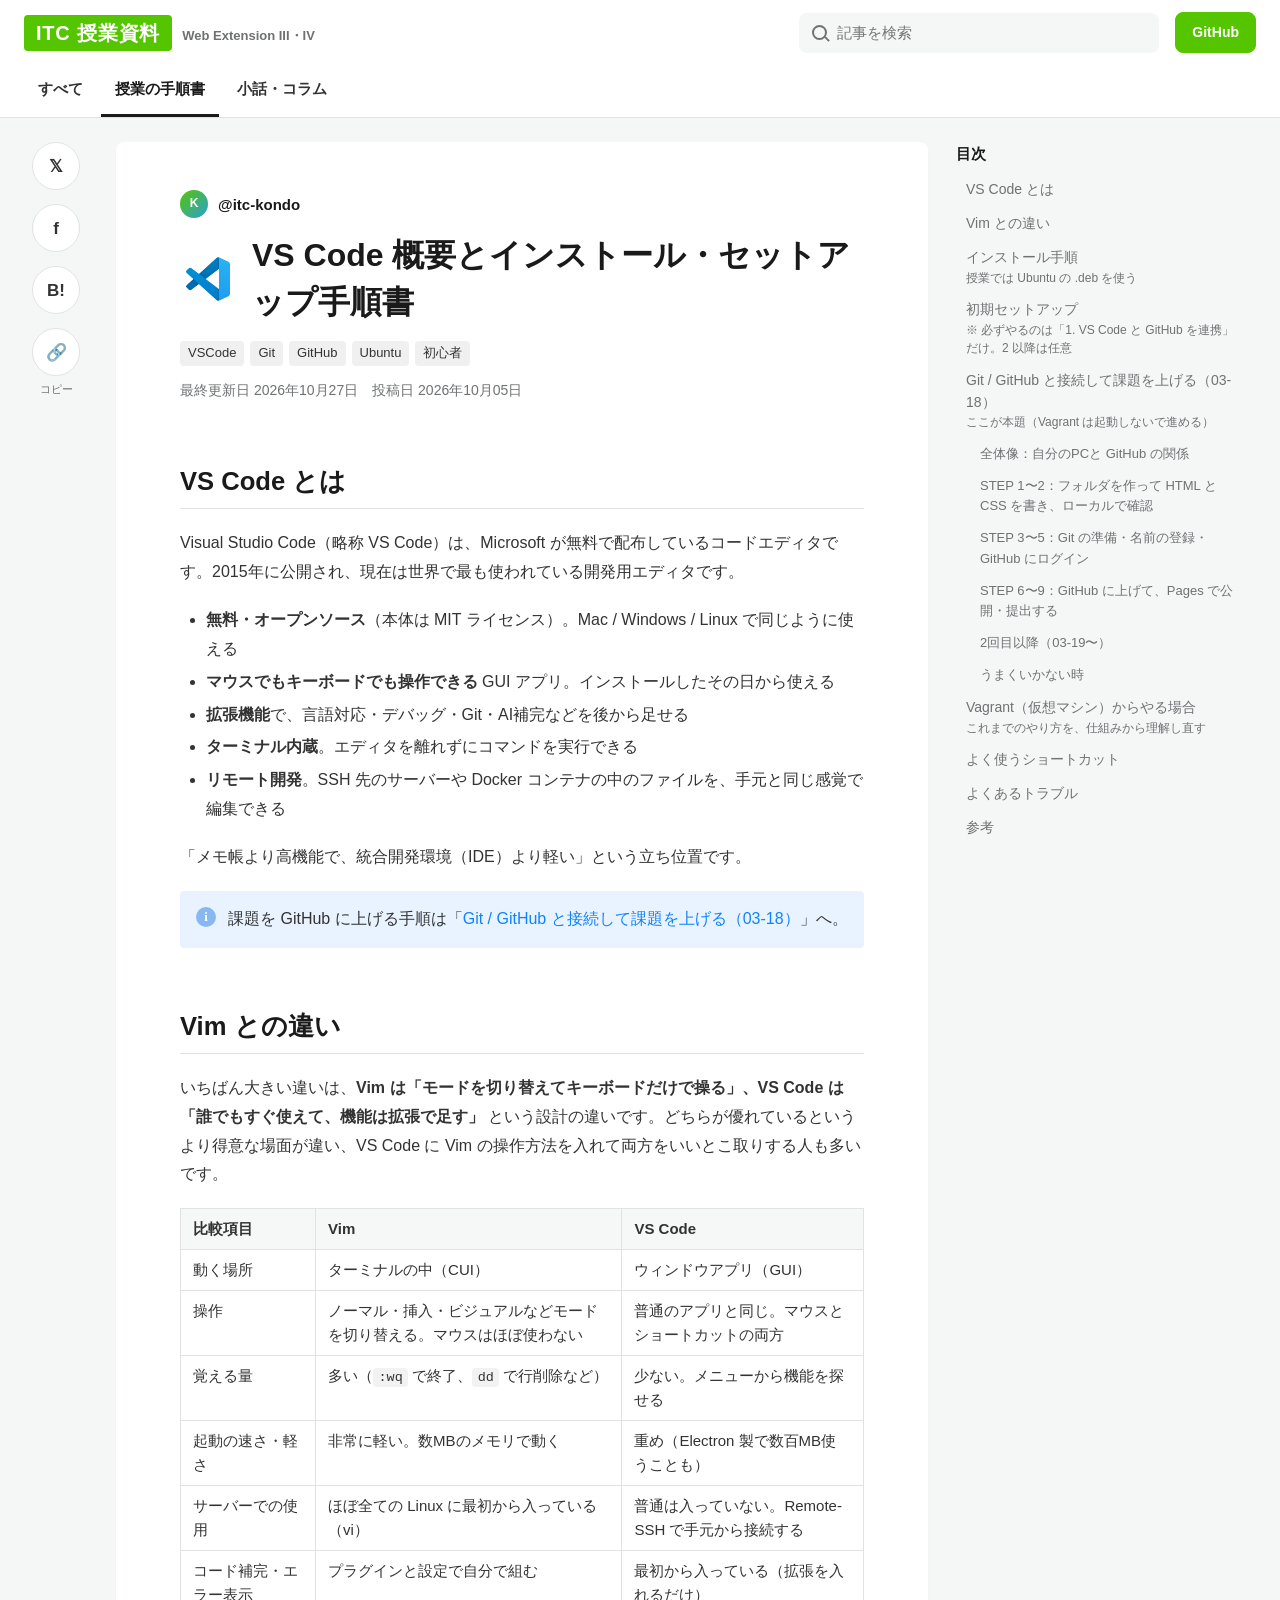
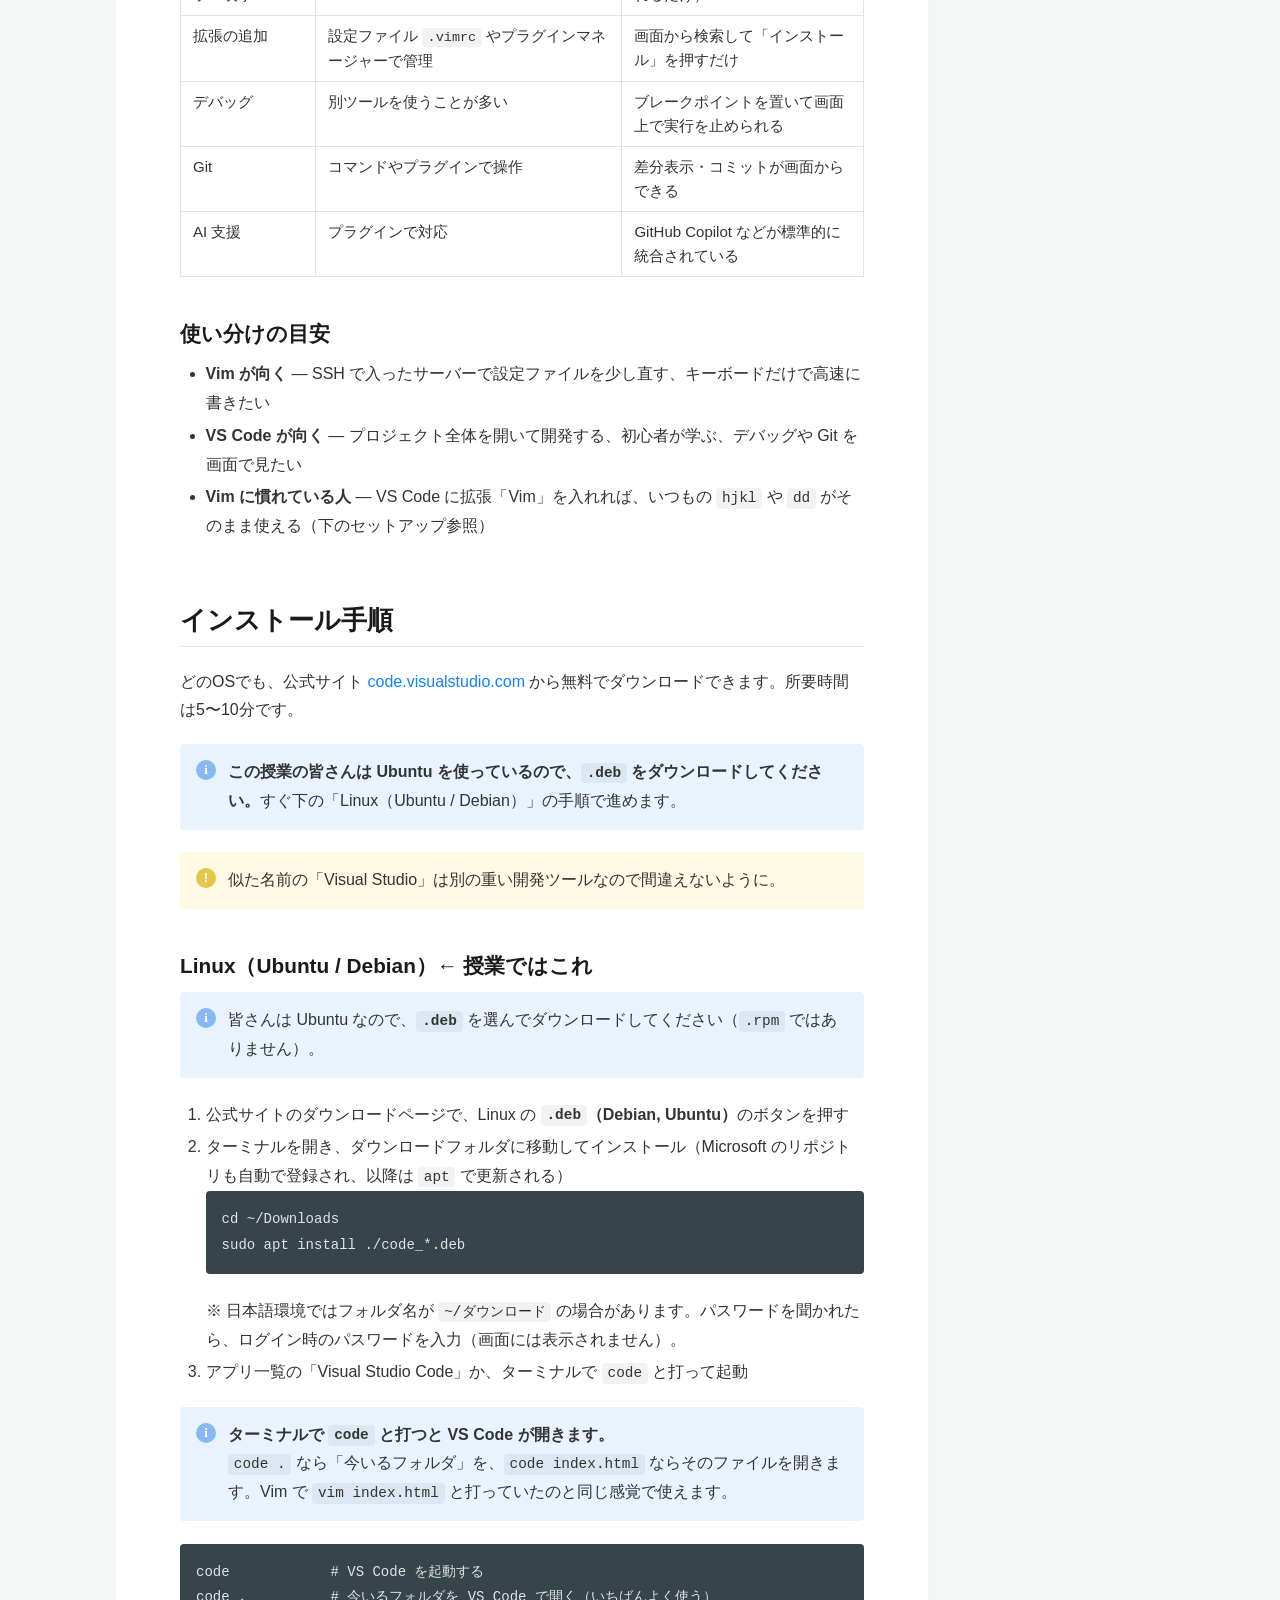
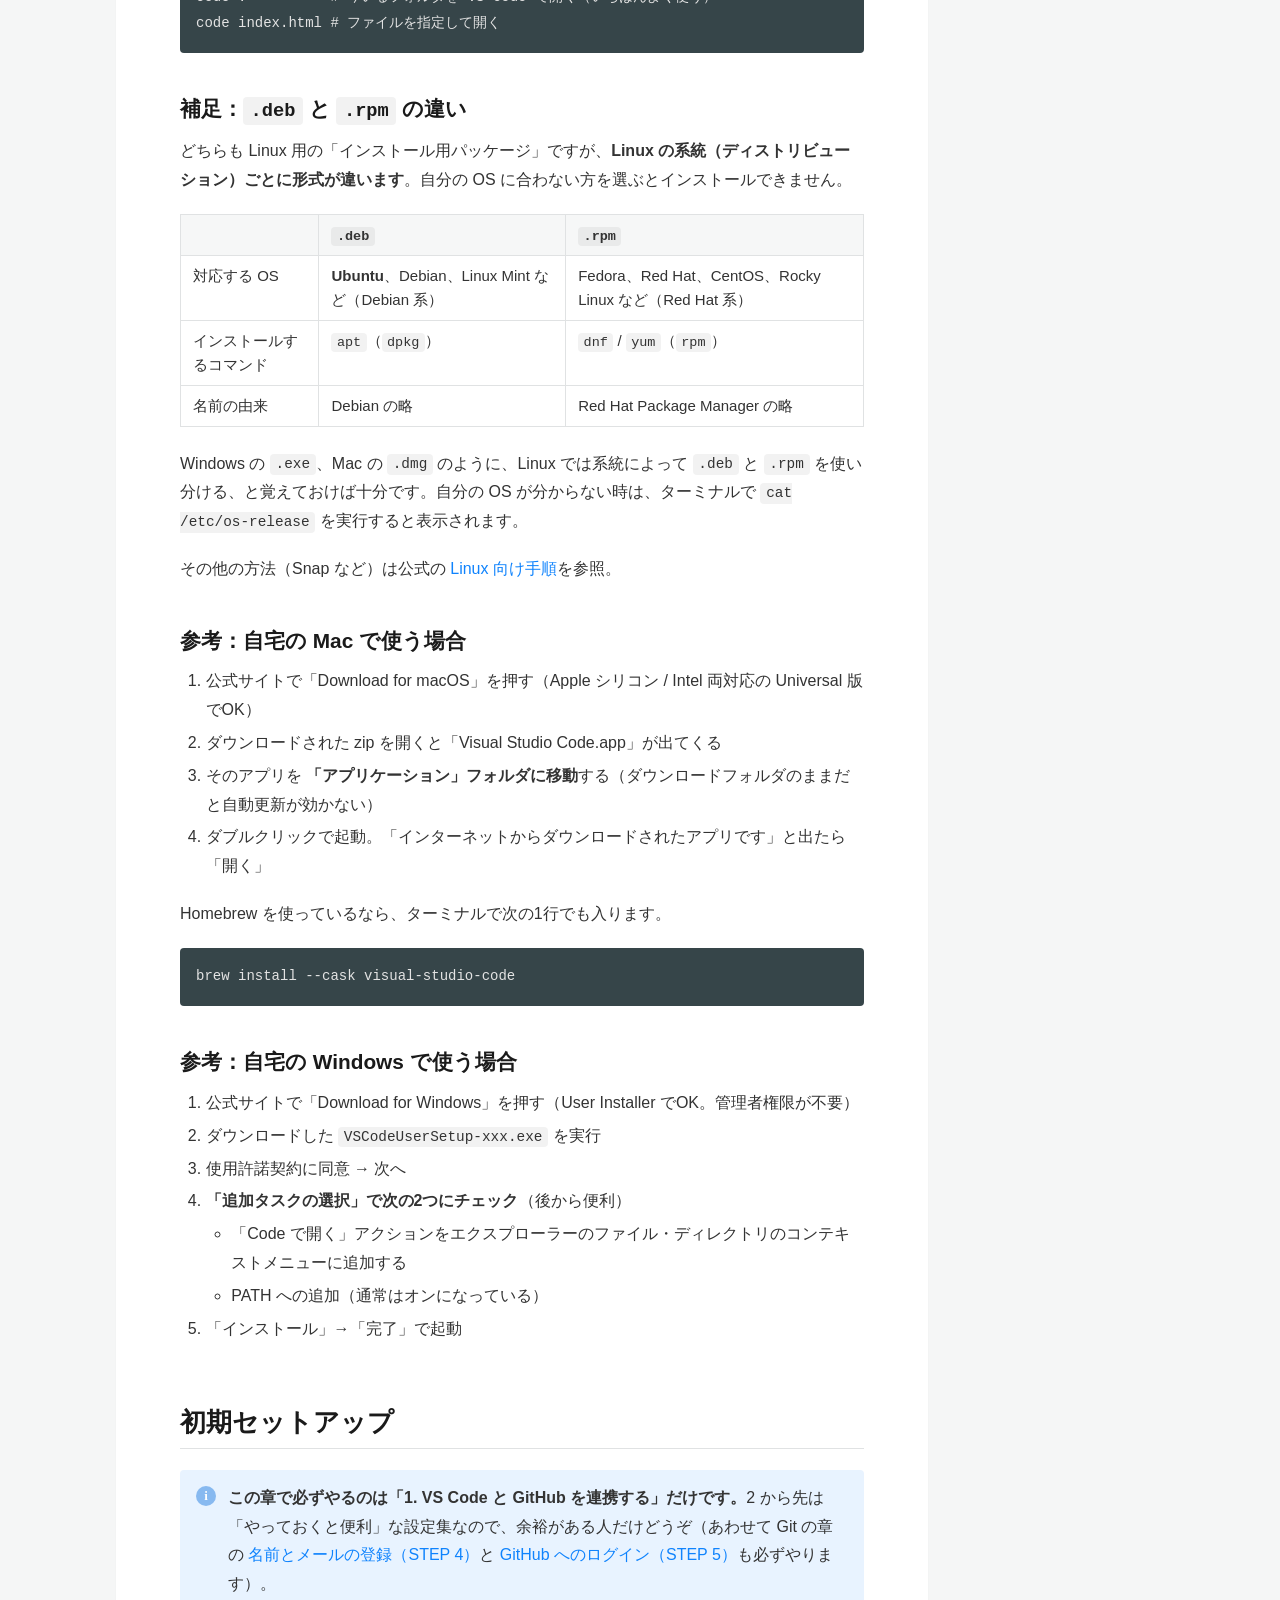
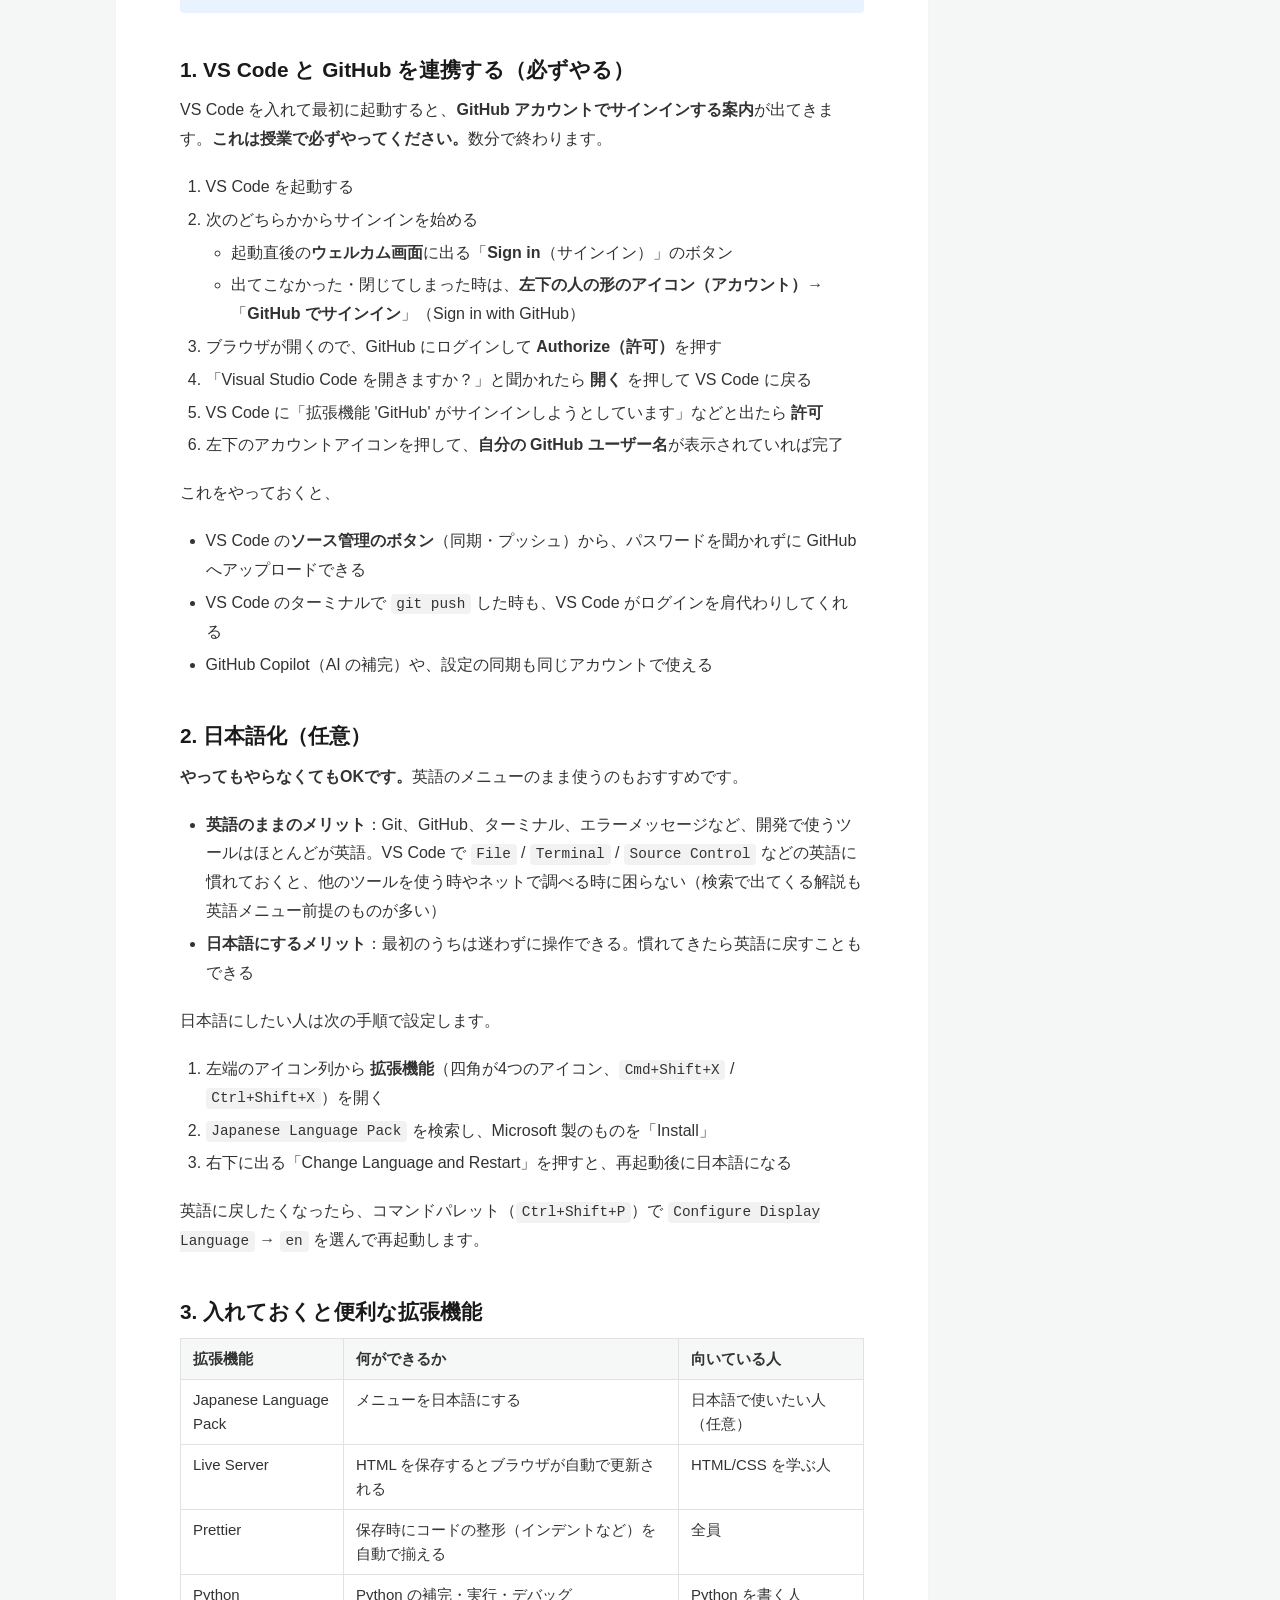
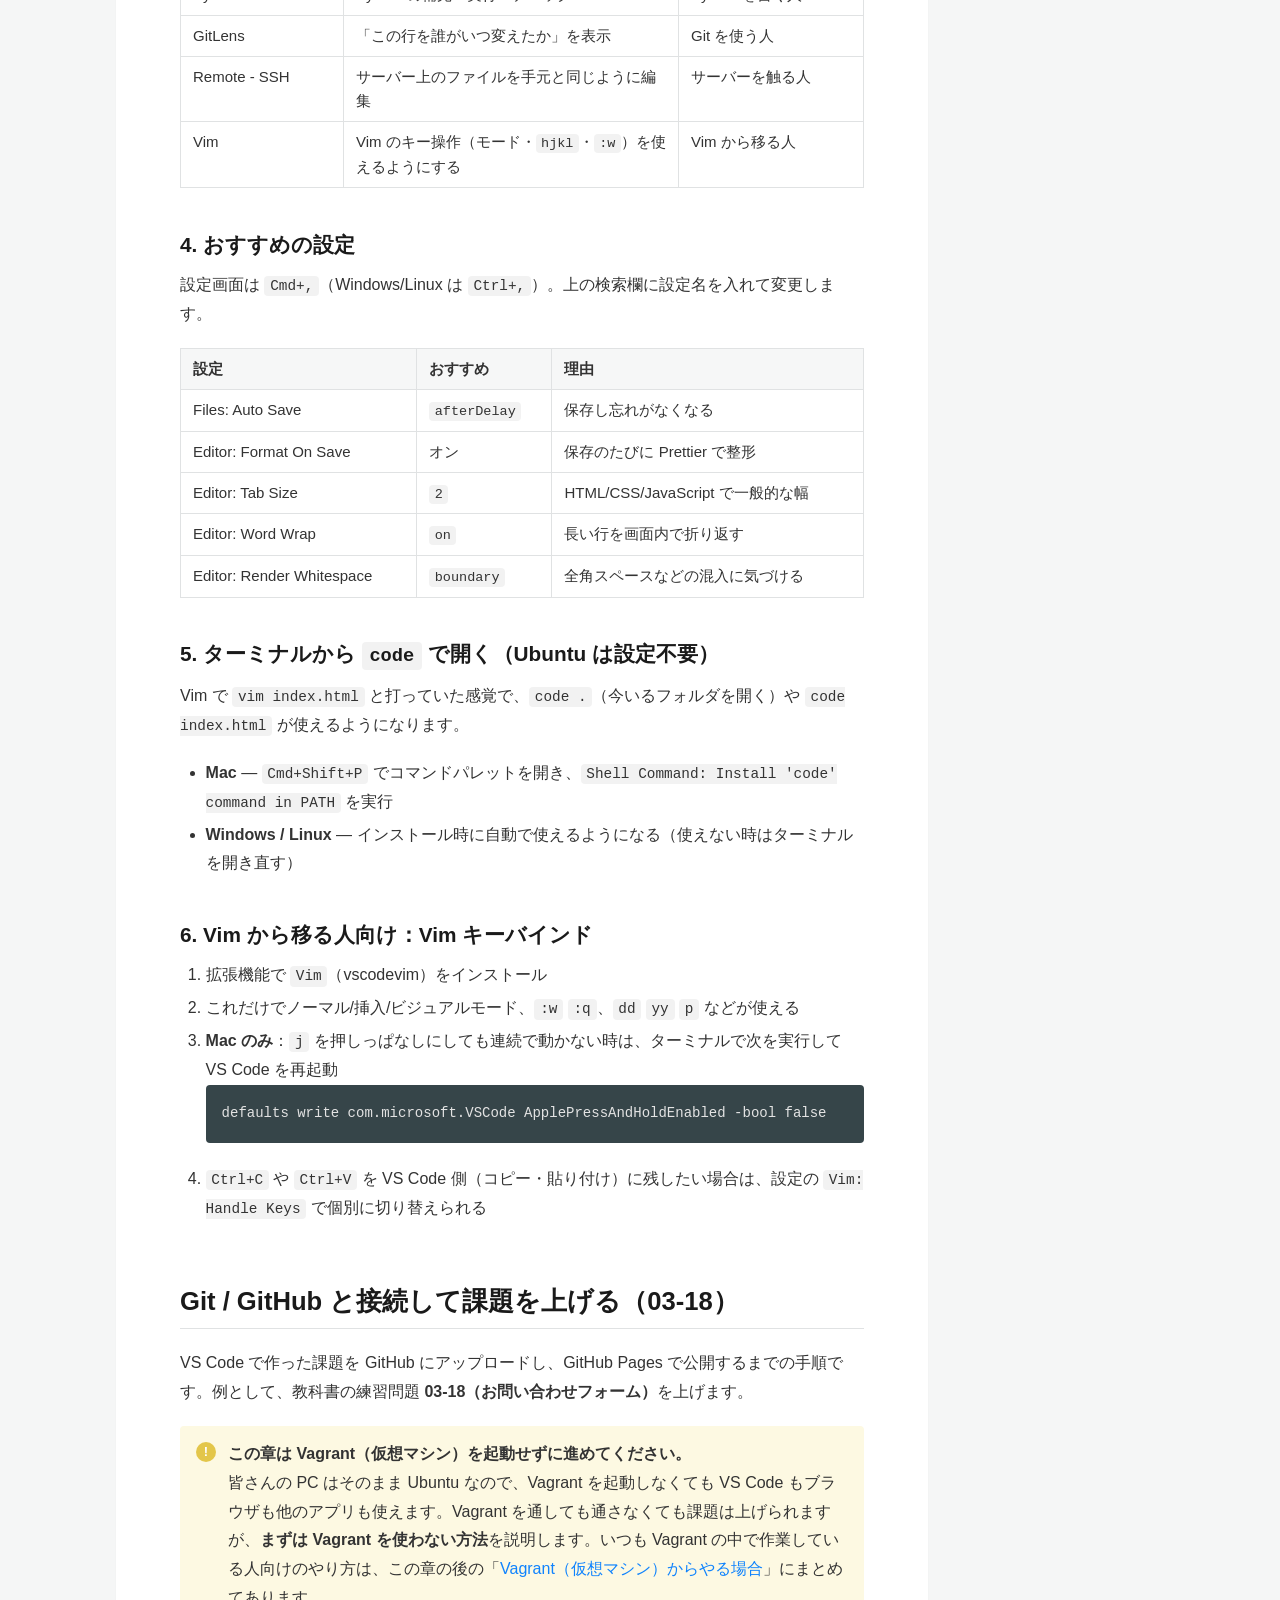
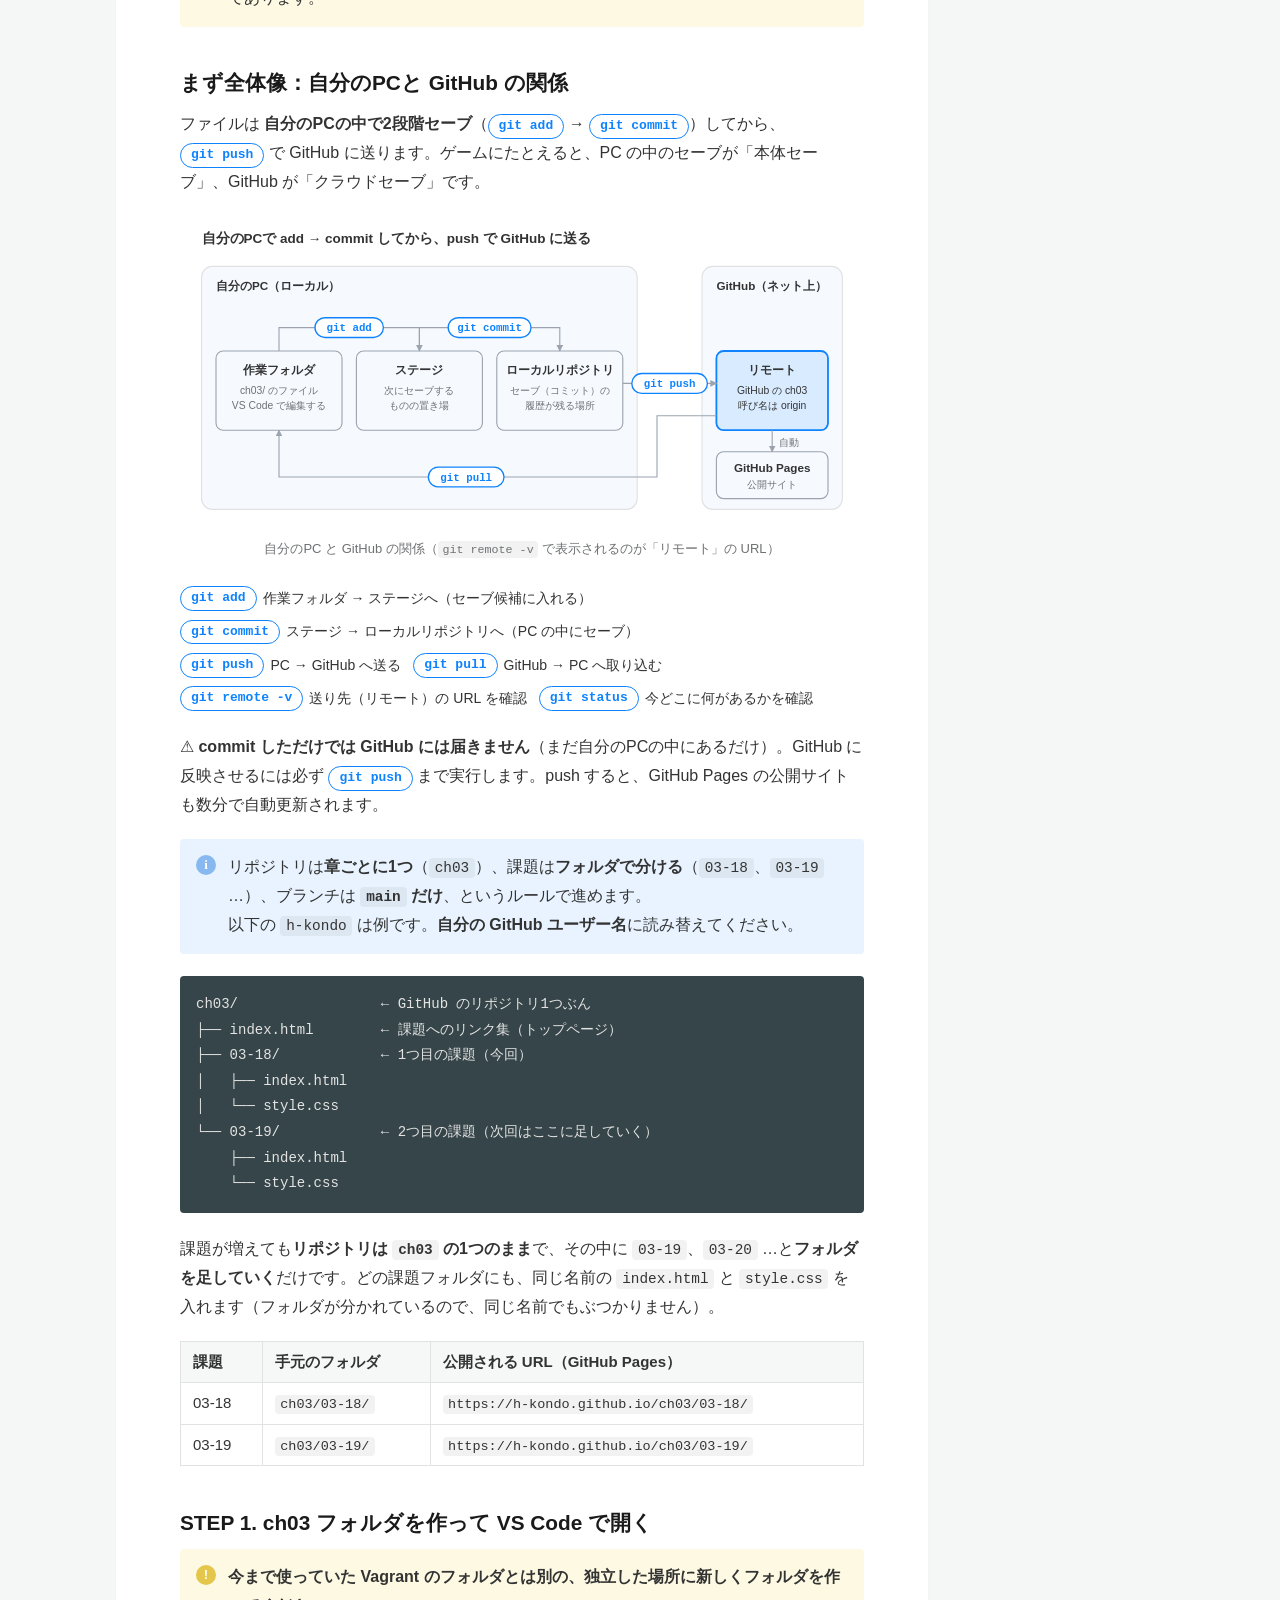
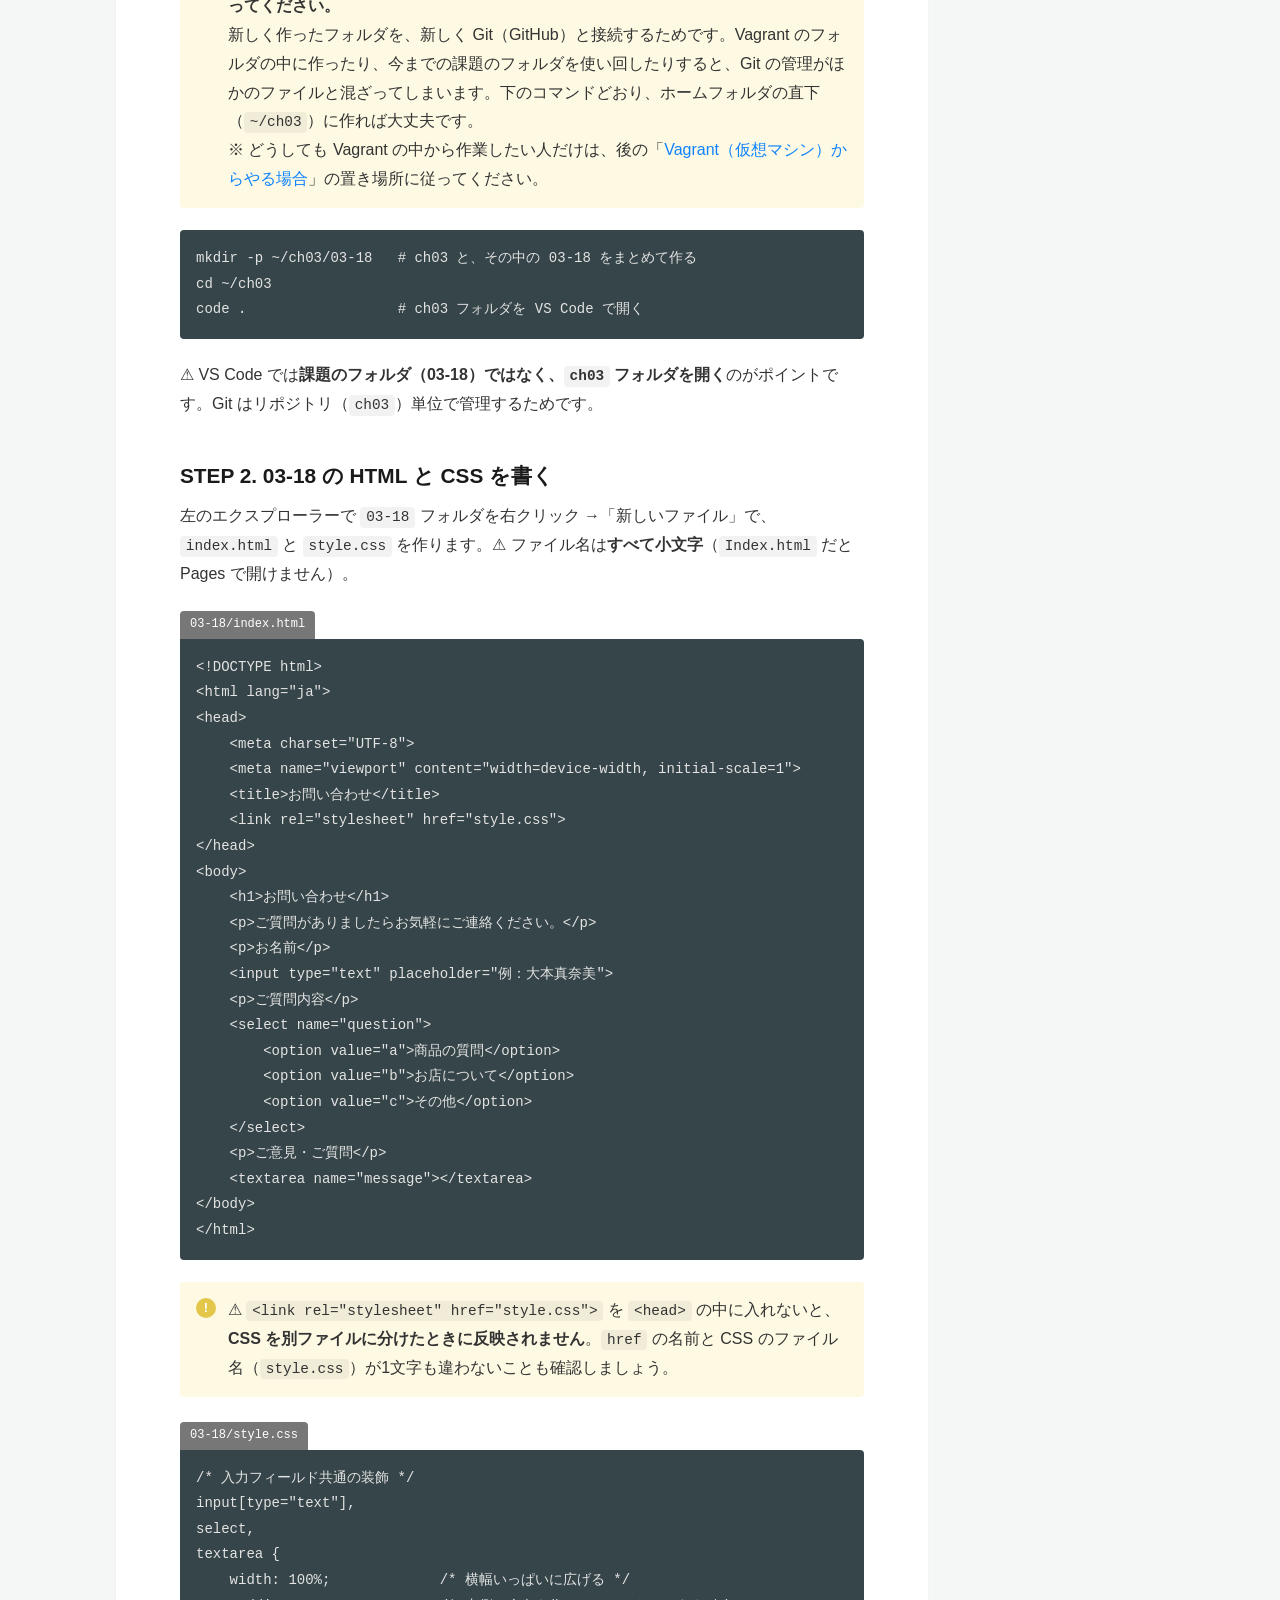
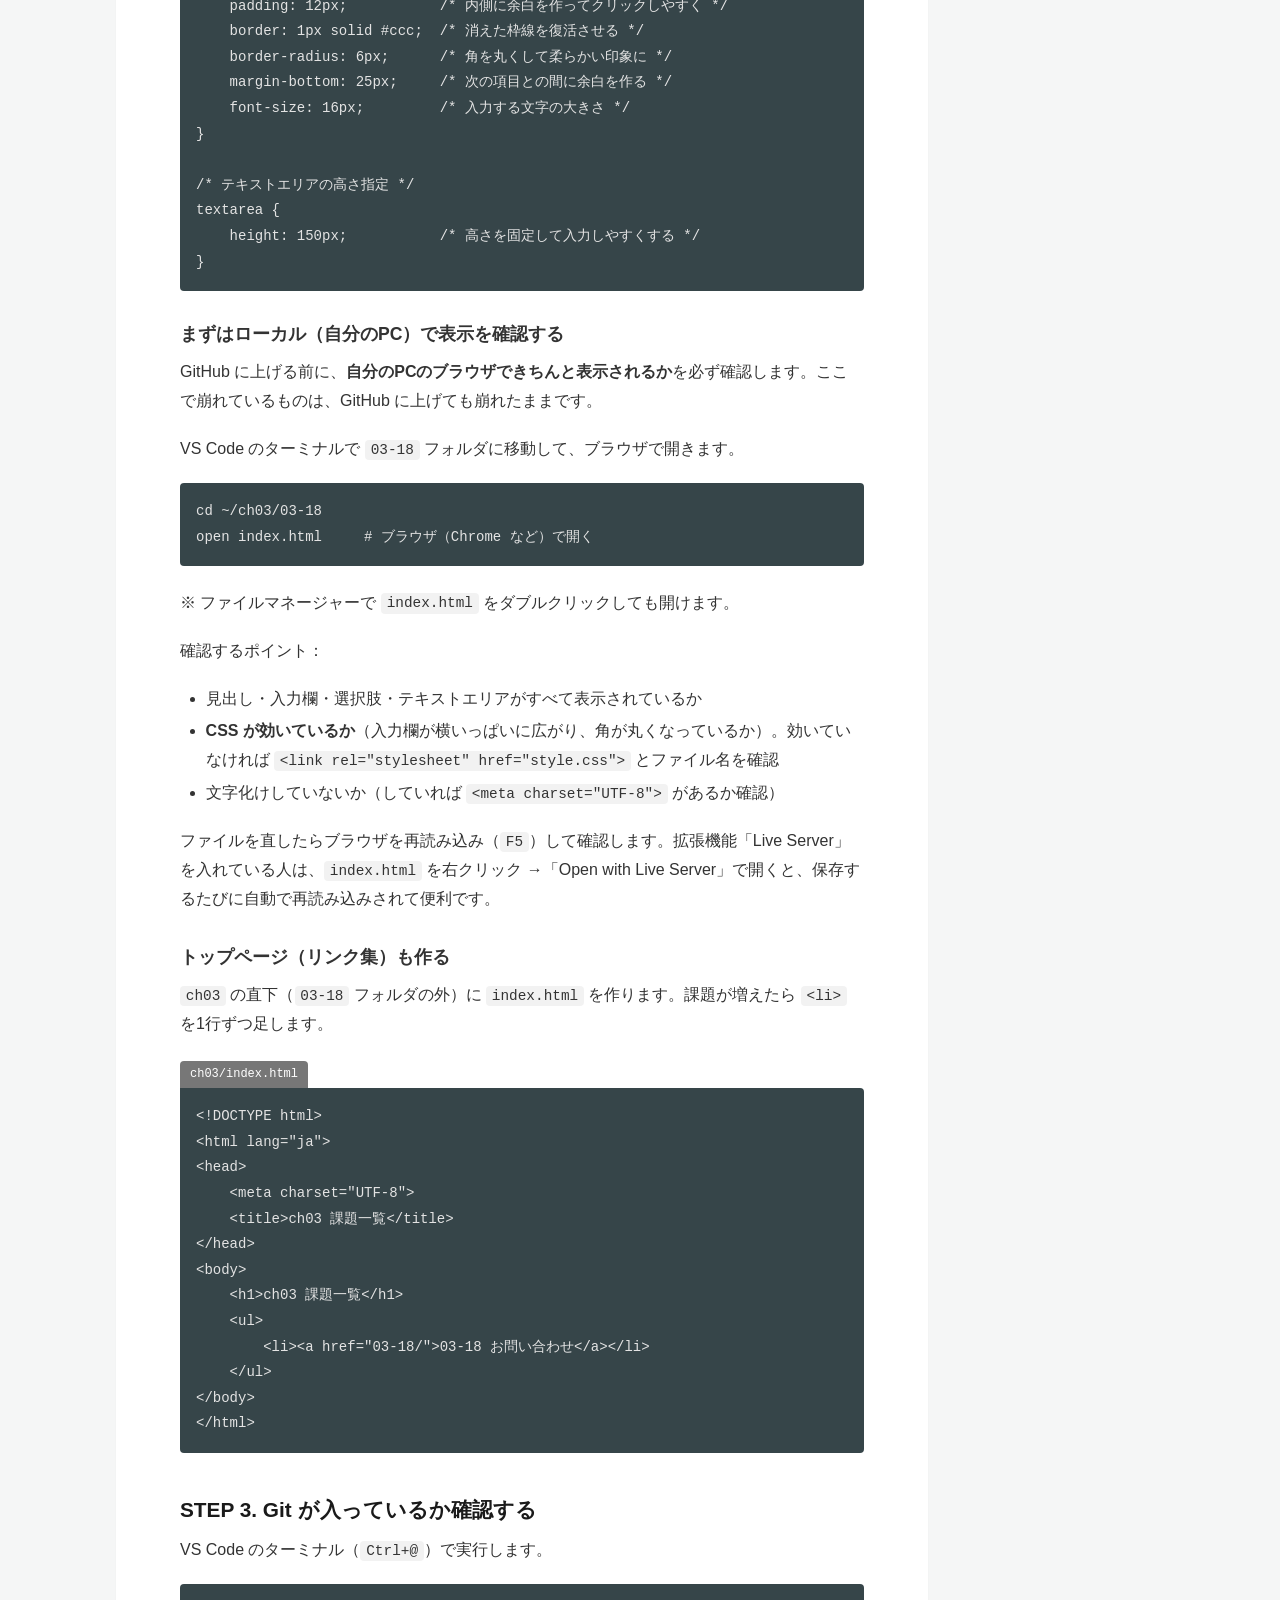
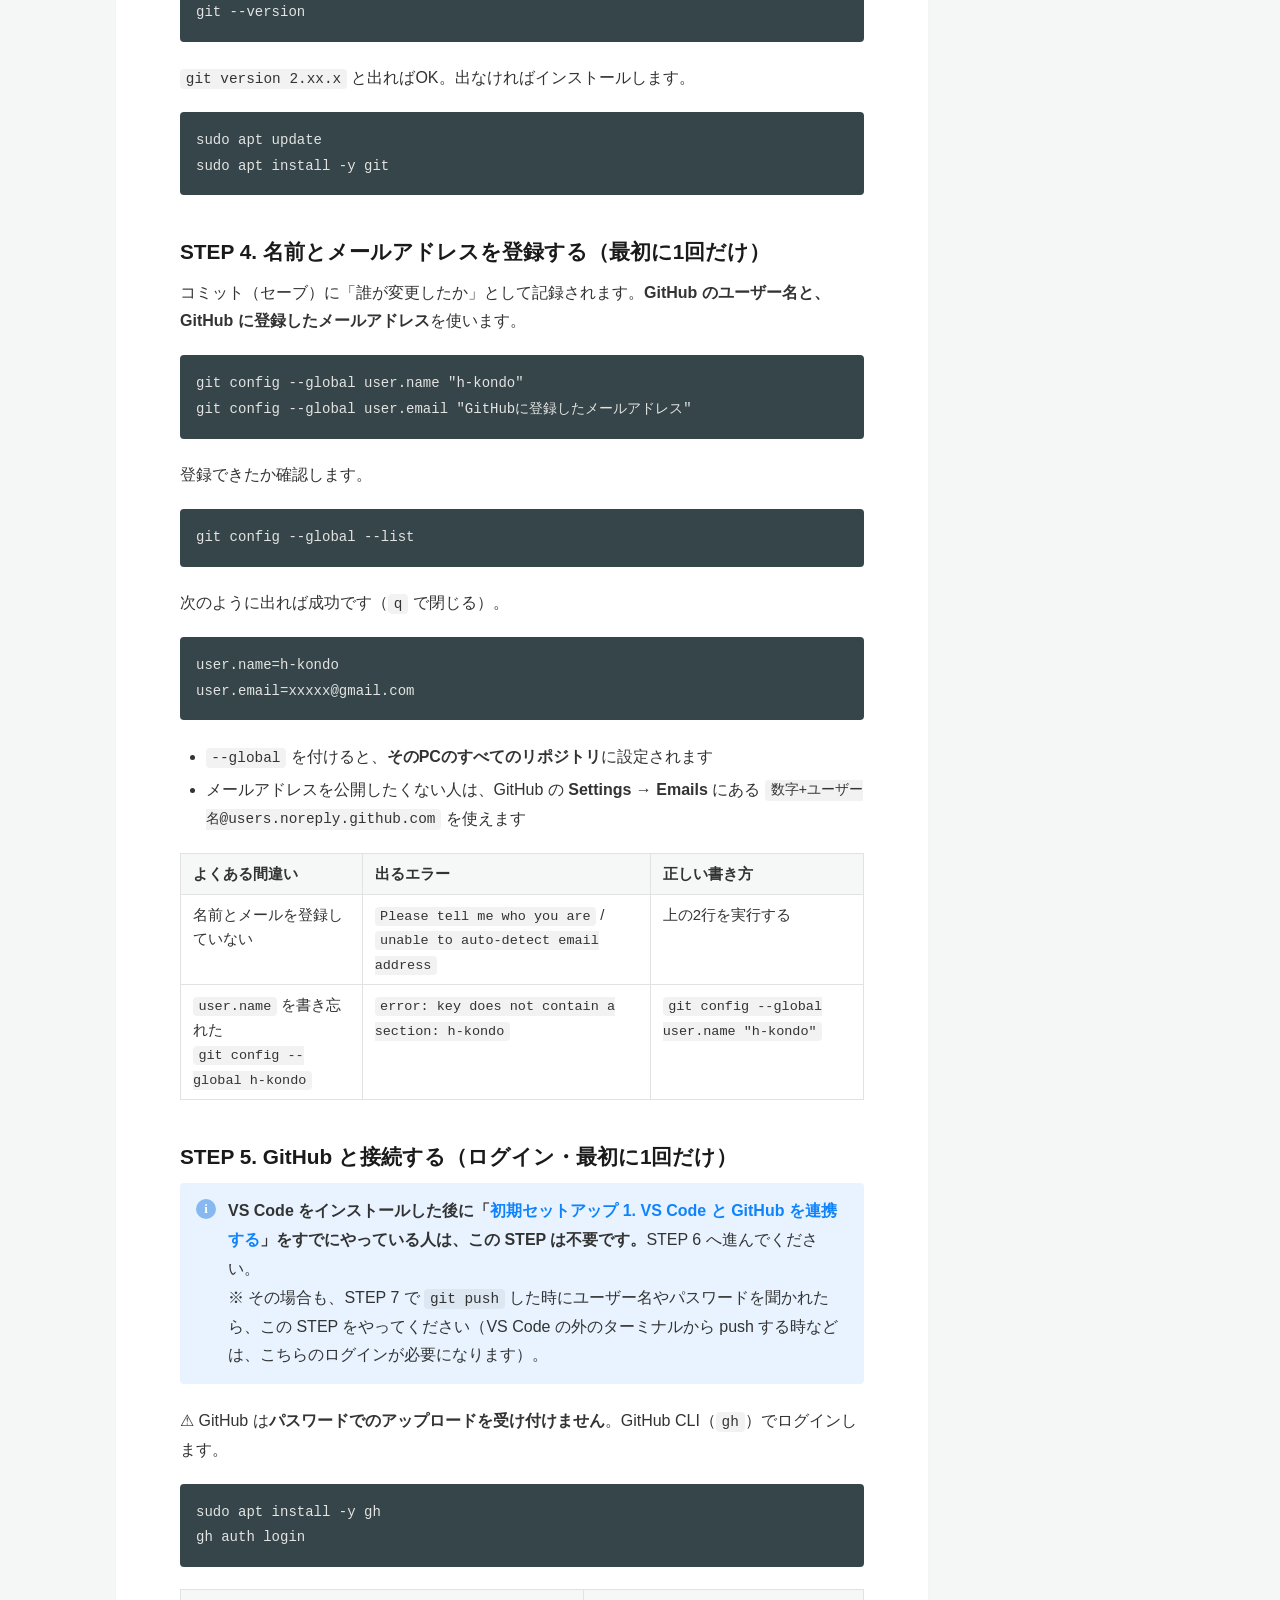
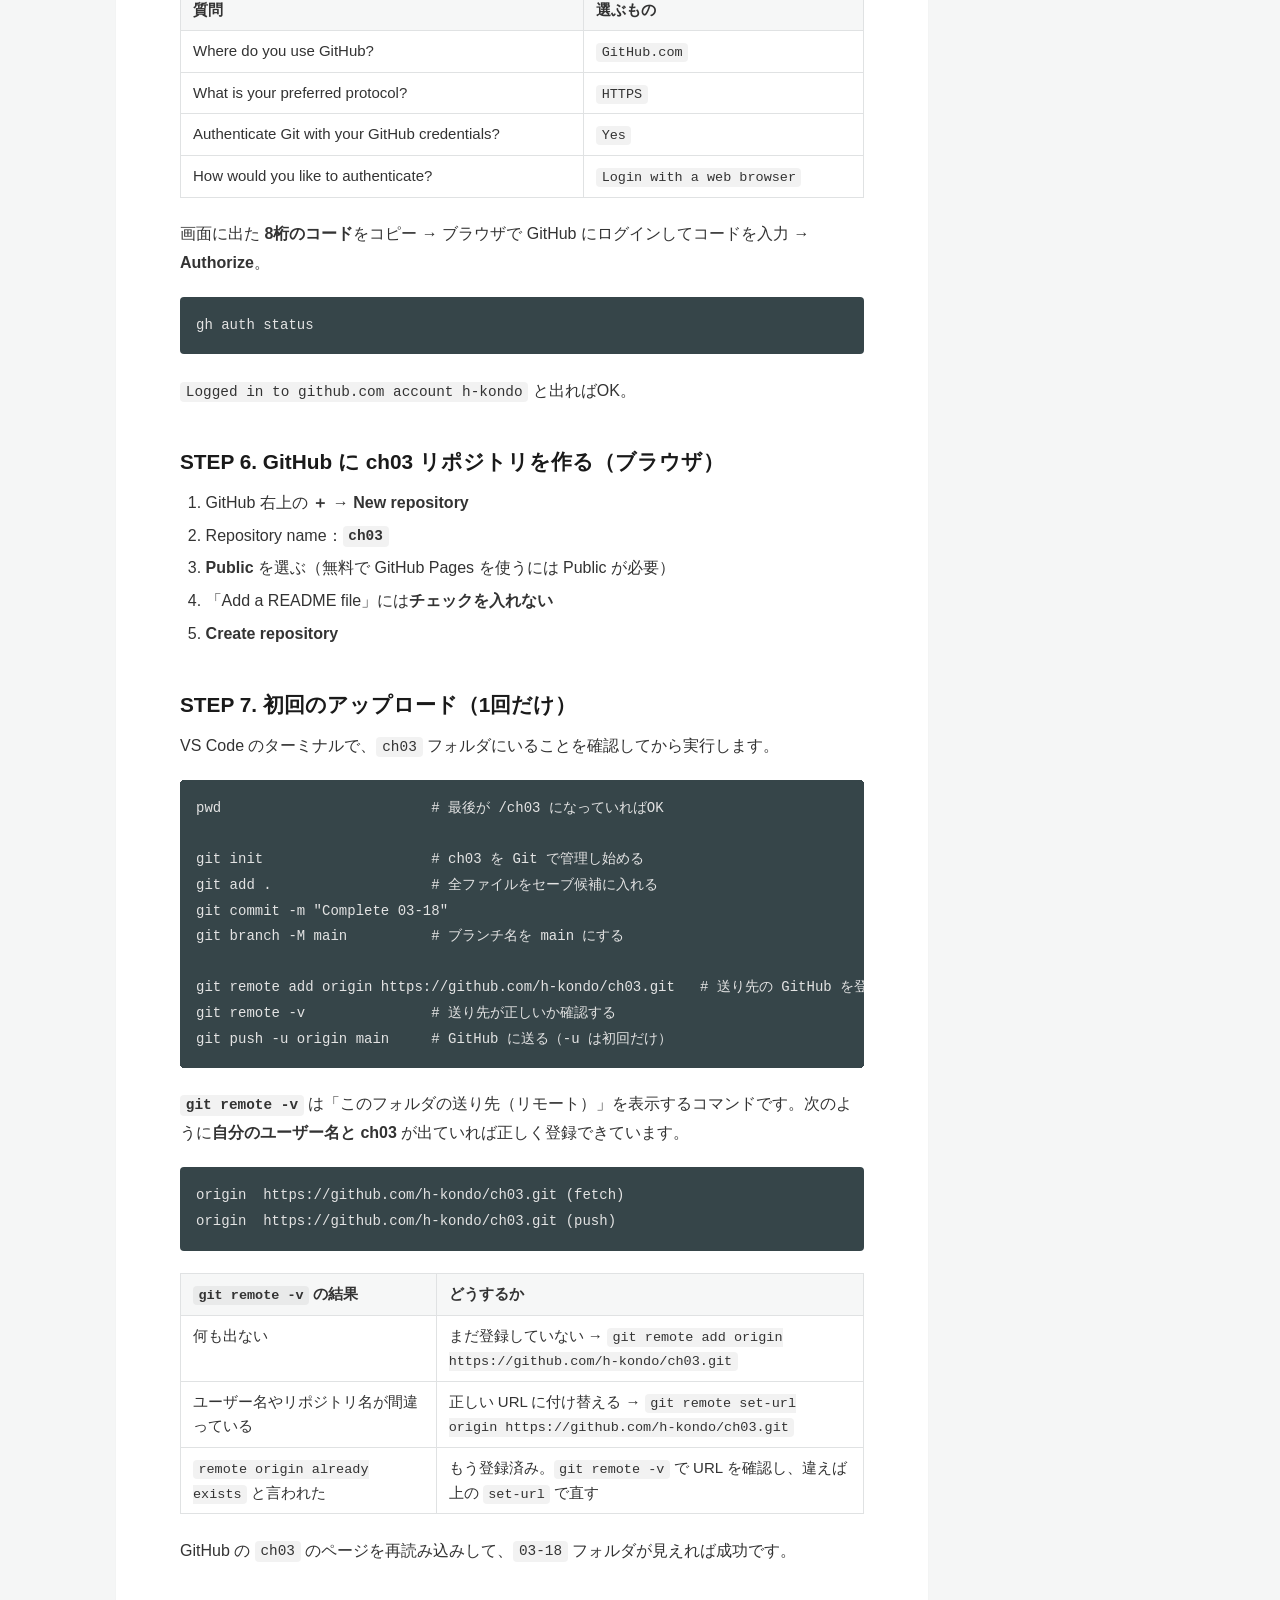
<file: vscode.html>
<!DOCTYPE html>
<html lang="ja">
<head>
  <meta charset="UTF-8">
  <meta name="viewport" content="width=device-width, initial-scale=1">
  <title>VS Code 概要とインストール・セットアップ手順書</title>
  <link rel="stylesheet" href="style.css">
  <script src="site.js" defer></script>
</head>
<body>
<header class="site-header">
  <div class="header-top">
    <a class="site-logo" href="./"><span class="logo-mark">ITC 授業資料</span><span class="logo-sub">Web Extension III・IV</span></a>
    <form class="header-search" action="./" method="get" role="search"><input type="search" name="q" placeholder="記事を検索" aria-label="記事を検索"></form>
    <a class="header-btn" href="https://github.com/itc-kondo/class-materials">GitHub</a>
  </div>
  <nav class="header-tabs" aria-label="カテゴリ">
    <a data-tab="all" href="./">すべて</a>
    <a data-tab="class" href="./?tab=class" class="active">授業の手順書</a>
    <a data-tab="column" href="./?tab=column">小話・コラム</a>
  </nav>
</header>
<div class="article-layout">
<aside class="rail" aria-label="共有">
  <a href="https://x.com/intent/post?url=https%3A%2F%2Fitc-kondo.github.io%2Fclass-materials%2Fvscode.html&amp;text=VS%20Code%20%E6%A6%82%E8%A6%81%E3%81%A8%E3%82%A4%E3%83%B3%E3%82%B9%E3%83%88%E3%83%BC%E3%83%AB%E3%83%BB%E3%82%BB%E3%83%83%E3%83%88%E3%82%A2%E3%83%83%E3%83%97%E6%89%8B%E9%A0%86%E6%9B%B8" target="_blank" rel="noopener" title="X でシェア">𝕏</a>
  <a href="https://www.facebook.com/sharer/sharer.php?u=https%3A%2F%2Fitc-kondo.github.io%2Fclass-materials%2Fvscode.html" target="_blank" rel="noopener" title="Facebook でシェア">f</a>
  <a href="https://b.hatena.ne.jp/entry/s/itc-kondo.github.io/class-materials/vscode.html" target="_blank" rel="noopener" title="はてなブックマーク">B!</a>
  <button type="button" data-copy title="URL をコピー">🔗</button>
  <span class="rail-label">コピー</span>
</aside>
<main>
  <div class="article-meta"><span class="avatar">K</span><span class="author">@itc-kondo</span></div>
  <div class="article-title"><img src="img/vscode.svg" alt="" width="56" height="56"><h1>VS Code 概要とインストール・セットアップ手順書</h1></div>
  <ul class="tags"><li>VSCode</li><li>Git</li><li>GitHub</li><li>Ubuntu</li><li>初心者</li></ul>
  <p class="article-dates"><span>最終更新日 2026年10月27日</span><span>投稿日 2026年10月05日</span></p>


  <h2 id="about">VS Code とは</h2>
  <p>Visual Studio Code（略称 VS Code）は、Microsoft が無料で配布しているコードエディタです。2015年に公開され、現在は世界で最も使われている開発用エディタです。</p>
  <ul>
    <li><strong>無料・オープンソース</strong>（本体は MIT ライセンス）。Mac / Windows / Linux で同じように使える</li>
    <li><strong>マウスでもキーボードでも操作できる</strong> GUI アプリ。インストールしたその日から使える</li>
    <li><strong>拡張機能</strong>で、言語対応・デバッグ・Git・AI補完などを後から足せる</li>
    <li><strong>ターミナル内蔵</strong>。エディタを離れずにコマンドを実行できる</li>
    <li><strong>リモート開発</strong>。SSH 先のサーバーや Docker コンテナの中のファイルを、手元と同じ感覚で編集できる</li>
  </ul>
  <p>「メモ帳より高機能で、統合開発環境（IDE）より軽い」という立ち位置です。</p>
  <p class="note">課題を GitHub に上げる手順は「<a href="#git">Git / GitHub と接続して課題を上げる（03-18）</a>」へ。</p>

  <h2 id="vim">Vim との違い</h2>
  <p>いちばん大きい違いは、<strong>Vim は「モードを切り替えてキーボードだけで操る」、VS Code は「誰でもすぐ使えて、機能は拡張で足す」</strong> という設計の違いです。どちらが優れているというより得意な場面が違い、VS Code に Vim の操作方法を入れて両方をいいとこ取りする人も多いです。</p>
  <div class="table-wrap"><table>
    <thead><tr><th>比較項目</th><th>Vim</th><th>VS Code</th></tr></thead>
    <tbody>
      <tr><td>動く場所</td><td>ターミナルの中（CUI）</td><td>ウィンドウアプリ（GUI）</td></tr>
      <tr><td>操作</td><td>ノーマル・挿入・ビジュアルなどモードを切り替える。マウスはほぼ使わない</td><td>普通のアプリと同じ。マウスとショートカットの両方</td></tr>
      <tr><td>覚える量</td><td>多い（<code>:wq</code> で終了、<code>dd</code> で行削除など）</td><td>少ない。メニューから機能を探せる</td></tr>
      <tr><td>起動の速さ・軽さ</td><td>非常に軽い。数MBのメモリで動く</td><td>重め（Electron 製で数百MB使うことも）</td></tr>
      <tr><td>サーバーでの使用</td><td>ほぼ全ての Linux に最初から入っている（vi）</td><td>普通は入っていない。Remote-SSH で手元から接続する</td></tr>
      <tr><td>コード補完・エラー表示</td><td>プラグインと設定で自分で組む</td><td>最初から入っている（拡張を入れるだけ）</td></tr>
      <tr><td>拡張の追加</td><td>設定ファイル <code>.vimrc</code> やプラグインマネージャーで管理</td><td>画面から検索して「インストール」を押すだけ</td></tr>
      <tr><td>デバッグ</td><td>別ツールを使うことが多い</td><td>ブレークポイントを置いて画面上で実行を止められる</td></tr>
      <tr><td>Git</td><td>コマンドやプラグインで操作</td><td>差分表示・コミットが画面からできる</td></tr>
      <tr><td>AI 支援</td><td>プラグインで対応</td><td>GitHub Copilot などが標準的に統合されている</td></tr>
    </tbody>
  </table></div>
  <h3>使い分けの目安</h3>
  <ul>
    <li><strong>Vim が向く</strong> ― SSH で入ったサーバーで設定ファイルを少し直す、キーボードだけで高速に書きたい</li>
    <li><strong>VS Code が向く</strong> ― プロジェクト全体を開いて開発する、初心者が学ぶ、デバッグや Git を画面で見たい</li>
    <li><strong>Vim に慣れている人</strong> ― VS Code に拡張「Vim」を入れれば、いつもの <code>hjkl</code> や <code>dd</code> がそのまま使える（下のセットアップ参照）</li>
  </ul>

  <h2 id="install">インストール手順</h2>
  <p>どのOSでも、公式サイト <a href="https://code.visualstudio.com/">code.visualstudio.com</a> から無料でダウンロードできます。所要時間は5〜10分です。</p>
  <p class="note"><strong>この授業の皆さんは Ubuntu を使っているので、<code>.deb</code> をダウンロードしてください。</strong>すぐ下の「Linux（Ubuntu / Debian）」の手順で進めます。</p>
  <p class="note warn">似た名前の「Visual Studio」は別の重い開発ツールなので間違えないように。</p>

  <h3 id="linux">Linux（Ubuntu / Debian）← 授業ではこれ</h3>
  <p class="note">皆さんは Ubuntu なので、<strong><code>.deb</code></strong> を選んでダウンロードしてください（<code>.rpm</code> ではありません）。</p>
  <ol>
    <li>公式サイトのダウンロードページで、Linux の <strong><code>.deb</code>（Debian, Ubuntu）</strong>のボタンを押す</li>
    <li>ターミナルを開き、ダウンロードフォルダに移動してインストール（Microsoft のリポジトリも自動で登録され、以降は <code>apt</code> で更新される）
      <pre><code>cd ~/Downloads
sudo apt install ./code_*.deb</code></pre>
      ※ 日本語環境ではフォルダ名が <code>~/ダウンロード</code> の場合があります。パスワードを聞かれたら、ログイン時のパスワードを入力（画面には表示されません）。
    </li>
    <li>アプリ一覧の「Visual Studio Code」か、ターミナルで <code>code</code> と打って起動</li>
  </ol>

  <p class="note"><strong>ターミナルで <code>code</code> と打つと VS Code が開きます。</strong><br>
  <code>code .</code> なら「今いるフォルダ」を、<code>code index.html</code> ならそのファイルを開きます。Vim で <code>vim index.html</code> と打っていたのと同じ感覚で使えます。</p>
<pre><code>code            # VS Code を起動する
code .          # 今いるフォルダを VS Code で開く（いちばんよく使う）
code index.html # ファイルを指定して開く</code></pre>

  <h3>補足：<code>.deb</code> と <code>.rpm</code> の違い</h3>
  <p>どちらも Linux 用の「インストール用パッケージ」ですが、<strong>Linux の系統（ディストリビューション）ごとに形式が違います</strong>。自分の OS に合わない方を選ぶとインストールできません。</p>
  <div class="table-wrap"><table>
    <thead><tr><th></th><th><code>.deb</code></th><th><code>.rpm</code></th></tr></thead>
    <tbody>
      <tr><td>対応する OS</td><td><strong>Ubuntu</strong>、Debian、Linux Mint など（Debian 系）</td><td>Fedora、Red Hat、CentOS、Rocky Linux など（Red Hat 系）</td></tr>
      <tr><td>インストールするコマンド</td><td><code>apt</code>（<code>dpkg</code>）</td><td><code>dnf</code> / <code>yum</code>（<code>rpm</code>）</td></tr>
      <tr><td>名前の由来</td><td>Debian の略</td><td>Red Hat Package Manager の略</td></tr>
    </tbody>
  </table></div>
  <p>Windows の <code>.exe</code>、Mac の <code>.dmg</code> のように、Linux では系統によって <code>.deb</code> と <code>.rpm</code> を使い分ける、と覚えておけば十分です。自分の OS が分からない時は、ターミナルで <code>cat /etc/os-release</code> を実行すると表示されます。</p>
  <p>その他の方法（Snap など）は公式の <a href="https://code.visualstudio.com/docs/setup/linux">Linux 向け手順</a>を参照。</p>

  <h3>参考：自宅の Mac で使う場合</h3>
  <ol>
    <li>公式サイトで「Download for macOS」を押す（Apple シリコン / Intel 両対応の Universal 版でOK）</li>
    <li>ダウンロードされた zip を開くと「Visual Studio Code.app」が出てくる</li>
    <li>そのアプリを <strong>「アプリケーション」フォルダに移動</strong>する（ダウンロードフォルダのままだと自動更新が効かない）</li>
    <li>ダブルクリックで起動。「インターネットからダウンロードされたアプリです」と出たら「開く」</li>
  </ol>
  <p>Homebrew を使っているなら、ターミナルで次の1行でも入ります。</p>
  <pre><code>brew install --cask visual-studio-code</code></pre>

  <h3>参考：自宅の Windows で使う場合</h3>
  <ol>
    <li>公式サイトで「Download for Windows」を押す（User Installer でOK。管理者権限が不要）</li>
    <li>ダウンロードした <code>VSCodeUserSetup-xxx.exe</code> を実行</li>
    <li>使用許諾契約に同意 → 次へ</li>
    <li><strong>「追加タスクの選択」で次の2つにチェック</strong>（後から便利）
      <ul>
        <li>「Code で開く」アクションをエクスプローラーのファイル・ディレクトリのコンテキストメニューに追加する</li>
        <li>PATH への追加（通常はオンになっている）</li>
      </ul>
    </li>
    <li>「インストール」→「完了」で起動</li>
  </ol>

  <h2 id="setup">初期セットアップ</h2>
  <p class="note"><strong>この章で必ずやるのは「1. VS Code と GitHub を連携する」だけです。</strong>2 から先は「やっておくと便利」な設定集なので、余裕がある人だけどうぞ（あわせて Git の章の <a href="#step-name">名前とメールの登録（STEP 4）</a>と <a href="#step-login">GitHub へのログイン（STEP 5）</a>も必ずやります）。</p>

  <h3 id="vscode-github">1. VS Code と GitHub を連携する（必ずやる）</h3>
  <p>VS Code を入れて最初に起動すると、<strong>GitHub アカウントでサインインする案内</strong>が出てきます。<strong>これは授業で必ずやってください。</strong>数分で終わります。</p>
  <ol>
    <li>VS Code を起動する</li>
    <li>次のどちらかからサインインを始める
      <ul>
        <li>起動直後の<strong>ウェルカム画面</strong>に出る「<strong>Sign in</strong>（サインイン）」のボタン</li>
        <li>出てこなかった・閉じてしまった時は、<strong>左下の人の形のアイコン（アカウント）</strong>→「<strong>GitHub でサインイン</strong>」（Sign in with GitHub）</li>
      </ul>
    </li>
    <li>ブラウザが開くので、GitHub にログインして <strong>Authorize（許可）</strong>を押す</li>
    <li>「Visual Studio Code を開きますか？」と聞かれたら <strong>開く</strong> を押して VS Code に戻る</li>
    <li>VS Code に「拡張機能 'GitHub' がサインインしようとしています」などと出たら <strong>許可</strong></li>
    <li>左下のアカウントアイコンを押して、<strong>自分の GitHub ユーザー名</strong>が表示されていれば完了</li>
  </ol>
  <p>これをやっておくと、</p>
  <ul>
    <li>VS Code の<strong>ソース管理のボタン</strong>（同期・プッシュ）から、パスワードを聞かれずに GitHub へアップロードできる</li>
    <li>VS Code のターミナルで <code>git push</code> した時も、VS Code がログインを肩代わりしてくれる</li>
    <li>GitHub Copilot（AI の補完）や、設定の同期も同じアカウントで使える</li>
  </ul>

  <h3>2. 日本語化（任意）</h3>
  <p><strong>やってもやらなくてもOKです。</strong>英語のメニューのまま使うのもおすすめです。</p>
  <ul>
    <li><strong>英語のままのメリット</strong>：Git、GitHub、ターミナル、エラーメッセージなど、開発で使うツールはほとんどが英語。VS Code で <code>File</code> / <code>Terminal</code> / <code>Source Control</code> などの英語に慣れておくと、他のツールを使う時やネットで調べる時に困らない（検索で出てくる解説も英語メニュー前提のものが多い）</li>
    <li><strong>日本語にするメリット</strong>：最初のうちは迷わずに操作できる。慣れてきたら英語に戻すこともできる</li>
  </ul>
  <p>日本語にしたい人は次の手順で設定します。</p>
  <ol>
    <li>左端のアイコン列から <strong>拡張機能</strong>（四角が4つのアイコン、<code>Cmd+Shift+X</code> / <code>Ctrl+Shift+X</code>）を開く</li>
    <li><code>Japanese Language Pack</code> を検索し、Microsoft 製のものを「Install」</li>
    <li>右下に出る「Change Language and Restart」を押すと、再起動後に日本語になる</li>
  </ol>
  <p>英語に戻したくなったら、コマンドパレット（<code>Ctrl+Shift+P</code>）で <code>Configure Display Language</code> → <code>en</code> を選んで再起動します。</p>

  <h3>3. 入れておくと便利な拡張機能</h3>
  <div class="table-wrap"><table>
    <thead><tr><th>拡張機能</th><th>何ができるか</th><th>向いている人</th></tr></thead>
    <tbody>
      <tr><td>Japanese Language Pack</td><td>メニューを日本語にする</td><td>日本語で使いたい人（任意）</td></tr>
      <tr><td>Live Server</td><td>HTML を保存するとブラウザが自動で更新される</td><td>HTML/CSS を学ぶ人</td></tr>
      <tr><td>Prettier</td><td>保存時にコードの整形（インデントなど）を自動で揃える</td><td>全員</td></tr>
      <tr><td>Python</td><td>Python の補完・実行・デバッグ</td><td>Python を書く人</td></tr>
      <tr><td>GitLens</td><td>「この行を誰がいつ変えたか」を表示</td><td>Git を使う人</td></tr>
      <tr><td>Remote - SSH</td><td>サーバー上のファイルを手元と同じように編集</td><td>サーバーを触る人</td></tr>
      <tr><td>Vim</td><td>Vim のキー操作（モード・<code>hjkl</code>・<code>:w</code>）を使えるようにする</td><td>Vim から移る人</td></tr>
    </tbody>
  </table></div>

  <h3>4. おすすめの設定</h3>
  <p>設定画面は <code>Cmd+,</code>（Windows/Linux は <code>Ctrl+,</code>）。上の検索欄に設定名を入れて変更します。</p>
  <div class="table-wrap"><table>
    <thead><tr><th>設定</th><th>おすすめ</th><th>理由</th></tr></thead>
    <tbody>
      <tr><td>Files: Auto Save</td><td><code>afterDelay</code></td><td>保存し忘れがなくなる</td></tr>
      <tr><td>Editor: Format On Save</td><td>オン</td><td>保存のたびに Prettier で整形</td></tr>
      <tr><td>Editor: Tab Size</td><td><code>2</code></td><td>HTML/CSS/JavaScript で一般的な幅</td></tr>
      <tr><td>Editor: Word Wrap</td><td><code>on</code></td><td>長い行を画面内で折り返す</td></tr>
      <tr><td>Editor: Render Whitespace</td><td><code>boundary</code></td><td>全角スペースなどの混入に気づける</td></tr>
    </tbody>
  </table></div>

  <h3>5. ターミナルから <code>code</code> で開く（Ubuntu は設定不要）</h3>
  <p>Vim で <code>vim index.html</code> と打っていた感覚で、<code>code .</code>（今いるフォルダを開く）や <code>code index.html</code> が使えるようになります。</p>
  <ul>
    <li><strong>Mac</strong> ― <code>Cmd+Shift+P</code> でコマンドパレットを開き、<code>Shell Command: Install 'code' command in PATH</code> を実行</li>
    <li><strong>Windows / Linux</strong> ― インストール時に自動で使えるようになる（使えない時はターミナルを開き直す）</li>
  </ul>

  <h3>6. Vim から移る人向け：Vim キーバインド</h3>
  <ol>
    <li>拡張機能で <code>Vim</code>（vscodevim）をインストール</li>
    <li>これだけでノーマル/挿入/ビジュアルモード、<code>:w</code> <code>:q</code>、<code>dd</code> <code>yy</code> <code>p</code> などが使える</li>
    <li><strong>Mac のみ</strong>：<code>j</code> を押しっぱなしにしても連続で動かない時は、ターミナルで次を実行して VS Code を再起動
      <pre><code>defaults write com.microsoft.VSCode ApplePressAndHoldEnabled -bool false</code></pre>
    </li>
    <li><code>Ctrl+C</code> や <code>Ctrl+V</code> を VS Code 側（コピー・貼り付け）に残したい場合は、設定の <code>Vim: Handle Keys</code> で個別に切り替えられる</li>
  </ol>

  <h2 id="git">Git / GitHub と接続して課題を上げる（03-18）</h2>
  <p>VS Code で作った課題を GitHub にアップロードし、GitHub Pages で公開するまでの手順です。例として、教科書の練習問題 <strong>03-18（お問い合わせフォーム）</strong>を上げます。</p>
  <p class="note warn"><strong>この章は Vagrant（仮想マシン）を起動せずに進めてください。</strong><br>
  皆さんの PC はそのまま Ubuntu なので、Vagrant を起動しなくても VS Code もブラウザも他のアプリも使えます。Vagrant を通しても通さなくても課題は上げられますが、<strong>まずは Vagrant を使わない方法</strong>を説明します。いつも Vagrant の中で作業している人向けのやり方は、この章の後の「<a href="#vagrant">Vagrant（仮想マシン）からやる場合</a>」にまとめてあります。</p>

  <h3 id="git-overview">まず全体像：自分のPCと GitHub の関係</h3>
  <p>ファイルは <strong>自分のPCの中で2段階セーブ</strong>（<span class="chip">git add</span> → <span class="chip">git commit</span>）してから、<span class="chip">git push</span> で GitHub に送ります。ゲームにたとえると、PC の中のセーブが「本体セーブ」、GitHub が「クラウドセーブ」です。</p>
  <figure>
    <svg viewBox="0 0 760 350" role="img" aria-label="自分のPCで add と commit をしてから、push で GitHub に送る" font-size="13">
      <defs><marker id="garrow" viewBox="0 0 10 10" refX="9" refY="5" markerWidth="6" markerHeight="6" orient="auto-start-reverse"><path d="M0 0L10 5L0 10z" class="dg-head"/></marker></defs>
      <text x="24" y="30" font-size="15" font-weight="600" class="dg-ink">自分のPCで add → commit してから、push で GitHub に送る</text>

      <rect x="24" y="56" width="484" height="270" rx="12" class="dg-zone"/>
      <text x="40" y="82" font-weight="600" class="dg-ink">自分のPC（ローカル）</text>
      <rect x="580" y="56" width="156" height="270" rx="12" class="dg-zone"/>
      <text x="596" y="82" font-weight="600" class="dg-ink">GitHub（ネット上）</text>

      <rect x="40" y="150" width="140" height="88" rx="8" class="dg-box"/>
      <text x="110" y="176" text-anchor="middle" font-weight="600" class="dg-ink">作業フォルダ</text>
      <text x="110" y="198" text-anchor="middle" font-size="11.5" class="dg-quiet">ch03/ のファイル</text>
      <text x="110" y="214" text-anchor="middle" font-size="11.5" class="dg-quiet">VS Code で編集する</text>

      <rect x="196" y="150" width="140" height="88" rx="8" class="dg-box"/>
      <text x="266" y="176" text-anchor="middle" font-weight="600" class="dg-ink">ステージ</text>
      <text x="266" y="198" text-anchor="middle" font-size="11.5" class="dg-quiet">次にセーブする</text>
      <text x="266" y="214" text-anchor="middle" font-size="11.5" class="dg-quiet">ものの置き場</text>

      <rect x="352" y="150" width="140" height="88" rx="8" class="dg-box"/>
      <text x="422" y="176" text-anchor="middle" font-weight="600" class="dg-ink">ローカルリポジトリ</text>
      <text x="422" y="198" text-anchor="middle" font-size="11.5" class="dg-quiet">セーブ（コミット）の</text>
      <text x="422" y="214" text-anchor="middle" font-size="11.5" class="dg-quiet">履歴が残る場所</text>

      <rect x="596" y="150" width="124" height="88" rx="8" class="dg-main"/>
      <text x="658" y="176" text-anchor="middle" font-weight="600" class="dg-ink">リモート</text>
      <text x="658" y="198" text-anchor="middle" font-size="11.5" class="dg-ink">GitHub の ch03</text>
      <text x="658" y="214" text-anchor="middle" font-size="11.5" class="dg-ink">呼び名は origin</text>

      <rect x="596" y="262" width="124" height="52" rx="8" class="dg-box"/>
      <text x="658" y="284" text-anchor="middle" font-weight="600" class="dg-ink">GitHub Pages</text>
      <text x="658" y="302" text-anchor="middle" font-size="11.5" class="dg-quiet">公開サイト</text>

      <path d="M110 150V124H266V150" class="dg-line" marker-end="url(#garrow)"/>
      <path d="M266 150V124H422V150" class="dg-line" marker-end="url(#garrow)"/>
      <path d="M492 186H596" class="dg-line" marker-end="url(#garrow)"/>
      <path d="M596 222H530V290H110V238" class="dg-line" marker-end="url(#garrow)"/>
      <path d="M658 238V262" class="dg-line" marker-end="url(#garrow)"/>

      <rect x="150" y="113" width="76" height="22" rx="11" class="dg-chip"/>
      <text x="188" y="128" text-anchor="middle" font-size="12" class="dg-chip-text">git add</text>
      <rect x="298" y="113" width="92" height="22" rx="11" class="dg-chip"/>
      <text x="344" y="128" text-anchor="middle" font-size="12" class="dg-chip-text">git commit</text>
      <rect x="502" y="175" width="84" height="22" rx="11" class="dg-chip"/>
      <text x="544" y="190" text-anchor="middle" font-size="12" class="dg-chip-text">git push</text>
      <rect x="276" y="279" width="84" height="22" rx="11" class="dg-chip"/>
      <text x="318" y="294" text-anchor="middle" font-size="12" class="dg-chip-text">git pull</text>
      <text x="666" y="255" font-size="11.5" class="dg-quiet">自動</text>
    </svg>
    <figcaption>自分のPC と GitHub の関係（<code>git remote -v</code> で表示されるのが「リモート」の URL）</figcaption>
  </figure>
  <ul class="chips">
    <li><span class="chip">git add</span>作業フォルダ → ステージへ（セーブ候補に入れる）</li>
    <li><span class="chip">git commit</span>ステージ → ローカルリポジトリへ（PC の中にセーブ）</li>
    <li><span class="chip">git push</span>PC → GitHub へ送る</li>
    <li><span class="chip">git pull</span>GitHub → PC へ取り込む</li>
    <li><span class="chip">git remote -v</span>送り先（リモート）の URL を確認</li>
    <li><span class="chip">git status</span>今どこに何があるかを確認</li>
  </ul>
  <p>⚠ <strong>commit しただけでは GitHub には届きません</strong>（まだ自分のPCの中にあるだけ）。GitHub に反映させるには必ず <span class="chip">git push</span> まで実行します。push すると、GitHub Pages の公開サイトも数分で自動更新されます。</p>
  <p class="note">リポジトリは<strong>章ごとに1つ</strong>（<code>ch03</code>）、課題は<strong>フォルダで分ける</strong>（<code>03-18</code>、<code>03-19</code> …）、ブランチは <strong><code>main</code> だけ</strong>、というルールで進めます。<br>以下の <code>h-kondo</code> は例です。<strong>自分の GitHub ユーザー名</strong>に読み替えてください。</p>
<pre><code>ch03/                 ← GitHub のリポジトリ1つぶん
├── index.html        ← 課題へのリンク集（トップページ）
├── 03-18/            ← 1つ目の課題（今回）
│   ├── index.html
│   └── style.css
└── 03-19/            ← 2つ目の課題（次回はここに足していく）
    ├── index.html
    └── style.css</code></pre>
  <p>課題が増えても<strong>リポジトリは <code>ch03</code> の1つのまま</strong>で、その中に <code>03-19</code>、<code>03-20</code> …と<strong>フォルダを足していく</strong>だけです。どの課題フォルダにも、同じ名前の <code>index.html</code> と <code>style.css</code> を入れます（フォルダが分かれているので、同じ名前でもぶつかりません）。</p>
  <div class="table-wrap"><table>
    <thead><tr><th>課題</th><th>手元のフォルダ</th><th>公開される URL（GitHub Pages）</th></tr></thead>
    <tbody>
      <tr><td>03-18</td><td><code>ch03/03-18/</code></td><td><code>https://h-kondo.github.io/ch03/03-18/</code></td></tr>
      <tr><td>03-19</td><td><code>ch03/03-19/</code></td><td><code>https://h-kondo.github.io/ch03/03-19/</code></td></tr>
    </tbody>
  </table></div>

  <h3 id="git-steps">STEP 1. ch03 フォルダを作って VS Code で開く</h3>
  <p class="note warn"><strong>今まで使っていた Vagrant のフォルダとは別の、独立した場所に新しくフォルダを作ってください。</strong><br>
  新しく作ったフォルダを、新しく Git（GitHub）と接続するためです。Vagrant のフォルダの中に作ったり、今までの課題のフォルダを使い回したりすると、Git の管理がほかのファイルと混ざってしまいます。下のコマンドどおり、ホームフォルダの直下（<code>~/ch03</code>）に作れば大丈夫です。<br>
  ※ どうしても Vagrant の中から作業したい人だけは、後の「<a href="#vagrant">Vagrant（仮想マシン）からやる場合</a>」の置き場所に従ってください。</p>
<pre><code>mkdir -p ~/ch03/03-18   # ch03 と、その中の 03-18 をまとめて作る
cd ~/ch03
code .                  # ch03 フォルダを VS Code で開く</code></pre>
  <p>⚠ VS Code では<strong>課題のフォルダ（03-18）ではなく、<code>ch03</code> フォルダを開く</strong>のがポイントです。Git はリポジトリ（<code>ch03</code>）単位で管理するためです。</p>

  <h3 id="step-code">STEP 2. 03-18 の HTML と CSS を書く</h3>
  <p>左のエクスプローラーで <code>03-18</code> フォルダを右クリック →「新しいファイル」で、<code>index.html</code> と <code>style.css</code> を作ります。⚠ ファイル名は<strong>すべて小文字</strong>（<code>Index.html</code> だと Pages で開けません）。</p>
<div class="code-frame"><span class="code-name">03-18/index.html</span>
<pre><code>&lt;!DOCTYPE html&gt;
&lt;html lang="ja"&gt;
&lt;head&gt;
    &lt;meta charset="UTF-8"&gt;
    &lt;meta name="viewport" content="width=device-width, initial-scale=1"&gt;
    &lt;title&gt;お問い合わせ&lt;/title&gt;
    &lt;link rel="stylesheet" href="style.css"&gt;
&lt;/head&gt;
&lt;body&gt;
    &lt;h1&gt;お問い合わせ&lt;/h1&gt;
    &lt;p&gt;ご質問がありましたらお気軽にご連絡ください。&lt;/p&gt;
    &lt;p&gt;お名前&lt;/p&gt;
    &lt;input type="text" placeholder="例：大本真奈美"&gt;
    &lt;p&gt;ご質問内容&lt;/p&gt;
    &lt;select name="question"&gt;
        &lt;option value="a"&gt;商品の質問&lt;/option&gt;
        &lt;option value="b"&gt;お店について&lt;/option&gt;
        &lt;option value="c"&gt;その他&lt;/option&gt;
    &lt;/select&gt;
    &lt;p&gt;ご意見・ご質問&lt;/p&gt;
    &lt;textarea name="message"&gt;&lt;/textarea&gt;
&lt;/body&gt;
&lt;/html&gt;</code></pre></div>
  <p class="note warn">⚠ <code>&lt;link rel="stylesheet" href="style.css"&gt;</code> を <code>&lt;head&gt;</code> の中に入れないと、<strong>CSS を別ファイルに分けたときに反映されません</strong>。<code>href</code> の名前と CSS のファイル名（<code>style.css</code>）が1文字も違わないことも確認しましょう。</p>
<div class="code-frame"><span class="code-name">03-18/style.css</span>
<pre><code>/* 入力フィールド共通の装飾 */
input[type="text"],
select,
textarea {
    width: 100%;             /* 横幅いっぱいに広げる */
    padding: 12px;           /* 内側に余白を作ってクリックしやすく */
    border: 1px solid #ccc;  /* 消えた枠線を復活させる */
    border-radius: 6px;      /* 角を丸くして柔らかい印象に */
    margin-bottom: 25px;     /* 次の項目との間に余白を作る */
    font-size: 16px;         /* 入力する文字の大きさ */
}

/* テキストエリアの高さ指定 */
textarea {
    height: 150px;           /* 高さを固定して入力しやすくする */
}</code></pre></div>
  <h4>まずはローカル（自分のPC）で表示を確認する</h4>
  <p>GitHub に上げる前に、<strong>自分のPCのブラウザできちんと表示されるか</strong>を必ず確認します。ここで崩れているものは、GitHub に上げても崩れたままです。</p>
  <p>VS Code のターミナルで <code>03-18</code> フォルダに移動して、ブラウザで開きます。</p>
<pre><code>cd ~/ch03/03-18
open index.html     # ブラウザ（Chrome など）で開く</code></pre>
  <p>※ ファイルマネージャーで <code>index.html</code> をダブルクリックしても開けます。</p>
  <p>確認するポイント：</p>
  <ul>
    <li>見出し・入力欄・選択肢・テキストエリアがすべて表示されているか</li>
    <li><strong>CSS が効いているか</strong>（入力欄が横いっぱいに広がり、角が丸くなっているか）。効いていなければ <code>&lt;link rel="stylesheet" href="style.css"&gt;</code> とファイル名を確認</li>
    <li>文字化けしていないか（していれば <code>&lt;meta charset="UTF-8"&gt;</code> があるか確認）</li>
  </ul>
  <p>ファイルを直したらブラウザを再読み込み（<code>F5</code>）して確認します。拡張機能「Live Server」を入れている人は、<code>index.html</code> を右クリック →「Open with Live Server」で開くと、保存するたびに自動で再読み込みされて便利です。</p>

  <h4>トップページ（リンク集）も作る</h4>
  <p><code>ch03</code> の直下（<code>03-18</code> フォルダの外）に <code>index.html</code> を作ります。課題が増えたら <code>&lt;li&gt;</code> を1行ずつ足します。</p>
<div class="code-frame"><span class="code-name">ch03/index.html</span>
<pre><code>&lt;!DOCTYPE html&gt;
&lt;html lang="ja"&gt;
&lt;head&gt;
    &lt;meta charset="UTF-8"&gt;
    &lt;title&gt;ch03 課題一覧&lt;/title&gt;
&lt;/head&gt;
&lt;body&gt;
    &lt;h1&gt;ch03 課題一覧&lt;/h1&gt;
    &lt;ul&gt;
        &lt;li&gt;&lt;a href="03-18/"&gt;03-18 お問い合わせ&lt;/a&gt;&lt;/li&gt;
    &lt;/ul&gt;
&lt;/body&gt;
&lt;/html&gt;</code></pre></div>

  <h3 id="step-git">STEP 3. Git が入っているか確認する</h3>
  <p>VS Code のターミナル（<code>Ctrl+@</code>）で実行します。</p>
<pre><code>git --version</code></pre>
  <p><code>git version 2.xx.x</code> と出ればOK。出なければインストールします。</p>
<pre><code>sudo apt update
sudo apt install -y git</code></pre>

  <h3 id="step-name">STEP 4. 名前とメールアドレスを登録する（最初に1回だけ）</h3>
  <p>コミット（セーブ）に「誰が変更したか」として記録されます。<strong>GitHub のユーザー名と、GitHub に登録したメールアドレス</strong>を使います。</p>
<pre><code>git config --global user.name "h-kondo"
git config --global user.email "GitHubに登録したメールアドレス"</code></pre>
  <p>登録できたか確認します。</p>
<pre><code>git config --global --list</code></pre>
  <p>次のように出れば成功です（<code>q</code> で閉じる）。</p>
<pre><code>user.name=h-kondo
user.email=xxxxx@gmail.com</code></pre>
  <ul>
    <li><code>--global</code> を付けると、<strong>そのPCのすべてのリポジトリ</strong>に設定されます</li>
    <li>メールアドレスを公開したくない人は、GitHub の <strong>Settings → Emails</strong> にある <code>数字+ユーザー名@users.noreply.github.com</code> を使えます</li>
  </ul>
  <div class="table-wrap"><table>
    <thead><tr><th>よくある間違い</th><th>出るエラー</th><th>正しい書き方</th></tr></thead>
    <tbody>
      <tr><td>名前とメールを登録していない</td><td><code>Please tell me who you are</code> / <code>unable to auto-detect email address</code></td><td>上の2行を実行する</td></tr>
      <tr><td><code>user.name</code> を書き忘れた<br><code>git config --global h-kondo</code></td><td><code>error: key does not contain a section: h-kondo</code></td><td><code>git config --global user.name "h-kondo"</code></td></tr>
    </tbody>
  </table></div>

  <h3 id="step-login">STEP 5. GitHub と接続する（ログイン・最初に1回だけ）</h3>
  <p class="note"><strong>VS Code をインストールした後に「<a href="#vscode-github">初期セットアップ 1. VS Code と GitHub を連携する</a>」をすでにやっている人は、この STEP は不要です。</strong>STEP 6 へ進んでください。<br>
  ※ その場合も、STEP 7 で <code>git push</code> した時にユーザー名やパスワードを聞かれたら、この STEP をやってください（VS Code の外のターミナルから push する時などは、こちらのログインが必要になります）。</p>
  <p>⚠ GitHub は<strong>パスワードでのアップロードを受け付けません</strong>。GitHub CLI（<code>gh</code>）でログインします。</p>
<pre><code>sudo apt install -y gh
gh auth login</code></pre>
  <div class="table-wrap"><table>
    <thead><tr><th>質問</th><th>選ぶもの</th></tr></thead>
    <tbody>
      <tr><td>Where do you use GitHub?</td><td><code>GitHub.com</code></td></tr>
      <tr><td>What is your preferred protocol?</td><td><code>HTTPS</code></td></tr>
      <tr><td>Authenticate Git with your GitHub credentials?</td><td><code>Yes</code></td></tr>
      <tr><td>How would you like to authenticate?</td><td><code>Login with a web browser</code></td></tr>
    </tbody>
  </table></div>
  <p>画面に出た <strong>8桁のコード</strong>をコピー → ブラウザで GitHub にログインしてコードを入力 → <strong>Authorize</strong>。</p>
<pre><code>gh auth status</code></pre>
  <p><code>Logged in to github.com account h-kondo</code> と出ればOK。</p>

  <h3 id="step6">STEP 6. GitHub に ch03 リポジトリを作る（ブラウザ）</h3>
  <ol>
    <li>GitHub 右上の <strong>＋</strong> → <strong>New repository</strong></li>
    <li>Repository name：<strong><code>ch03</code></strong></li>
    <li><strong>Public</strong> を選ぶ（無料で GitHub Pages を使うには Public が必要）</li>
    <li>「Add a README file」には<strong>チェックを入れない</strong></li>
    <li><strong>Create repository</strong></li>
  </ol>

  <h3 id="step7">STEP 7. 初回のアップロード（1回だけ）</h3>
  <p>VS Code のターミナルで、<code>ch03</code> フォルダにいることを確認してから実行します。</p>
<pre><code>pwd                         # 最後が /ch03 になっていればOK

git init                    # ch03 を Git で管理し始める
git add .                   # 全ファイルをセーブ候補に入れる
git commit -m "Complete 03-18"
git branch -M main          # ブランチ名を main にする

git remote add origin https://github.com/h-kondo/ch03.git   # 送り先の GitHub を登録
git remote -v               # 送り先が正しいか確認する
git push -u origin main     # GitHub に送る（-u は初回だけ）</code></pre>
  <p><strong><code>git remote -v</code></strong> は「このフォルダの送り先（リモート）」を表示するコマンドです。次のように<strong>自分のユーザー名と ch03</strong> が出ていれば正しく登録できています。</p>
<pre><code>origin  https://github.com/h-kondo/ch03.git (fetch)
origin  https://github.com/h-kondo/ch03.git (push)</code></pre>
  <div class="table-wrap"><table>
    <thead><tr><th><code>git remote -v</code> の結果</th><th>どうするか</th></tr></thead>
    <tbody>
      <tr><td>何も出ない</td><td>まだ登録していない → <code>git remote add origin https://github.com/h-kondo/ch03.git</code></td></tr>
      <tr><td>ユーザー名やリポジトリ名が間違っている</td><td>正しい URL に付け替える → <code>git remote set-url origin https://github.com/h-kondo/ch03.git</code></td></tr>
      <tr><td><code>remote origin already exists</code> と言われた</td><td>もう登録済み。<code>git remote -v</code> で URL を確認し、違えば上の <code>set-url</code> で直す</td></tr>
    </tbody>
  </table></div>
  <p>GitHub の <code>ch03</code> のページを再読み込みして、<code>03-18</code> フォルダが見えれば成功です。</p>

  <h3>STEP 8. GitHub Pages で公開する（1回だけ・ブラウザ）</h3>
  <ol>
    <li>GitHub で <code>ch03</code> リポジトリを開く</li>
    <li>上の <strong>Settings</strong> → 左メニューの <strong>Pages</strong></li>
    <li>Source：<strong>Deploy from a branch</strong> ／ Branch：<strong>main</strong> ／ Folder：<strong>/(root)</strong> → <strong>Save</strong></li>
    <li>1〜10分ほど待つ</li>
  </ol>

  <h3>STEP 9. URL を2つ提出する</h3>
  <div class="table-wrap"><table>
    <thead><tr><th>提出するもの</th><th>URL</th><th>先生が見るもの</th></tr></thead>
    <tbody>
      <tr><td>GitHub URL</td><td><code>https://github.com/h-kondo/ch03/tree/main/03-18</code></td><td>HTML / CSS のコード</td></tr>
      <tr><td>GitHub Pages URL</td><td><code>https://h-kondo.github.io/ch03/03-18/</code></td><td>完成した画面</td></tr>
    </tbody>
  </table></div>
  <p>⚠ Pages の URL は<strong>最後の <code>/</code> まで</strong>付けて開きます。CSS が効いていなければ STEP 2 の <code>&lt;link&gt;</code> を確認しましょう。</p>

  <h3 id="next">2回目以降（03-19 からは毎回これだけ）</h3>
<pre><code>cd ~/ch03
mkdir 03-19
# 03-19 に index.html と style.css を作る
# トップページの index.html に &lt;li&gt;&lt;a href="03-19/"&gt;03-19&lt;/a&gt;&lt;/li&gt; を1行足す

git add .
git commit -m "Complete 03-19"
git push origin main</code></pre>
  <p><strong>名前の登録・GitHub へのログイン・<code>git remote add</code>・Pages の設定はやり直さなくてOK</strong>。push すると数分で公開ページも更新されます。</p>

  <h3>VS Code のボタンでやる場合</h3>
  <p>左の <strong>ソース管理</strong> アイコン（枝分かれのマーク・<code>Ctrl+Shift+G</code>）からも同じことができます。</p>
  <div class="table-wrap"><table>
    <thead><tr><th>コマンド</th><th>VS Code での操作</th></tr></thead>
    <tbody>
      <tr><td><code>git status</code></td><td>変更したファイルが一覧で出る（クリックすると変更箇所が左右に並ぶ）</td></tr>
      <tr><td><code>git add .</code></td><td>「変更」の横の <strong>＋</strong>（すべての変更をステージ）</td></tr>
      <tr><td><code>git commit -m "…"</code></td><td>上の欄にメッセージを書いて <strong>✓ コミット</strong></td></tr>
      <tr><td><code>git push</code></td><td><strong>変更の同期</strong>ボタン（または「…」→ プッシュ）</td></tr>
    </tbody>
  </table></div>

  <h3>よく使う Git コマンド</h3>
  <div class="table-wrap"><table>
    <thead><tr><th>コマンド</th><th>意味</th></tr></thead>
    <tbody>
      <tr><td><code>git status</code></td><td>今の状態を見る。<strong>迷ったらまずこれ</strong></td></tr>
      <tr><td><code>git add .</code></td><td>変更したファイルを全部セーブ候補に入れる</td></tr>
      <tr><td><code>git commit -m "メッセージ"</code></td><td>セーブする</td></tr>
      <tr><td><code>git push origin main</code></td><td>GitHub に送る</td></tr>
      <tr><td><code>git pull origin main</code></td><td>GitHub の最新を手元に取り込む</td></tr>
      <tr><td><code>git log --oneline</code></td><td>セーブの履歴を見る（<code>q</code> で閉じる）</td></tr>
      <tr><td><code>git remote -v</code></td><td>送り先の GitHub の URL を確認する</td></tr>
      <tr><td><code>git config --global --list</code></td><td>登録した名前とメールを確認する</td></tr>
    </tbody>
  </table></div>

  <h3 id="git-trouble">うまくいかない時</h3>
  <div class="table-wrap"><table>
    <thead><tr><th>出てくる文</th><th>対処</th></tr></thead>
    <tbody>
      <tr><td><code>Please tell me who you are</code></td><td>STEP 4 の名前とメールの登録をする</td></tr>
      <tr><td><code>key does not contain a section</code></td><td><code>git config</code> の後に <code>user.name</code> / <code>user.email</code> を書き忘れている</td></tr>
      <tr><td><code>fatal: not a git repository</code></td><td><code>ch03</code> フォルダにいない → <code>cd ~/ch03</code></td></tr>
      <tr><td><code>git status</code> に関係ないファイルがたくさん出る／<code>warning: adding embedded git repository</code>／GitHub で ch03 が空のフォルダに見える</td><td>親のフォルダが Git につながっている → 「<a href="#nested-git">親のフォルダがすでに Git につながっていると失敗する</a>」</td></tr>
      <tr><td><code>src refspec main does not match any</code></td><td>まだコミットしていない → <code>git add .</code> → <code>git commit -m "…"</code> の後に push</td></tr>
      <tr><td><code>Authentication failed</code> / パスワードを聞かれる</td><td>GitHub にログインしていない → STEP 5 の <code>gh auth login</code></td></tr>
      <tr><td><code>Repository not found</code></td><td>送り先の URL が違う、または GitHub にリポジトリを作っていない → <code>git remote -v</code> で確認（STEP 6・7）</td></tr>
      <tr><td><code>rejected ... (fetch first)</code></td><td>GitHub 側で編集した → <code>git pull origin main</code> してからもう一度 push</td></tr>
      <tr><td>Pages が 404</td><td>①Pages の設定が main / (root) か ②ファイル名が小文字の <code>index.html</code> か ③10分ほど待ったか</td></tr>
      <tr><td>Pages で CSS が効かない</td><td><code>&lt;head&gt;</code> に <code>&lt;link rel="stylesheet" href="style.css"&gt;</code> があるか、ファイル名が一致しているか</td></tr>
    </tbody>
  </table></div>

  <h2 id="vagrant">Vagrant（仮想マシン）からやる場合</h2>
  <p class="note"><strong>これは、皆さんがこれまで行ってきた方法です。</strong><br>
  今までは Vagrant の中で Vim を使って書き、そのまま GitHub に push していたと思います。ここでは改めて、<strong>「自分は今どのコンピューターの、どのフォルダで Git を動かしているのか」</strong>という仕組みを理解し、Vagrant あり・なしのどちらでも自由に扱えるように手順をまとめます。<br>
  Vagrant の中から GitHub に上げる場合も、<strong>なんとなくコマンドを打つのではなく、状況と仕組みを理解したうえで</strong>行うようにしてください。</p>

  <h3>仕組み：Vagrant のフォルダは PC と仮想マシンで共有されている</h3>
  <p><code>Vagrantfile</code> がある PC 側のフォルダは、仮想マシンの中では <strong><code>/vagrant</code></strong> として見えます。どちらで書き換えても、<strong>同じファイル</strong>が変わります。</p>
<pre><code>PC（Ubuntu）側                   仮想マシンの中
~/vagrant/            ⇔  共有  ⇔  /vagrant/
└── ch03/                          └── ch03/
    └── 03-18/                         └── 03-18/</code></pre>
  <p>※ <code>~/vagrant</code> は例です。自分の <code>Vagrantfile</code> がある場所に読み替えてください。</p>

  <h3>やり方1：共有フォルダを PC 側の VS Code で開く（おすすめ）</h3>
  <p>ファイルは共有フォルダに置き、<strong>編集も Git も PC 側の VS Code でやる</strong>方法です。手順は「Vagrant を使わない方法」とまったく同じで、<code>ch03</code> を作る場所が違うだけです。</p>
<pre><code>cd ~/vagrant              # Vagrantfile がある場所
mkdir -p ch03/03-18
cd ch03
code .</code></pre>
  <p class="note warn">⚠ Vagrant のフォルダ（例：<code>webex1</code>）がすでに Git につながっている場合、この方法は使えません。先に「<a href="#nested-git">親のフォルダがすでに Git につながっていると失敗する</a>」の確認をしてください。</p>
  <p>あとは STEP 2〜9 と同じです（名前の登録・GitHub へのログインも PC 側で1回やれば OK）。仮想マシンの中からも <code>/vagrant/ch03</code> で同じファイルが見えます。</p>

  <h3>やり方2：仮想マシンの中で Git を使う</h3>
  <p>いつもどおり仮想マシンに入って、Vim で書き、Git も仮想マシンの中で実行する方法です。</p>
<pre><code>vagrant up                # 仮想マシンを起動
vagrant ssh               # 仮想マシンに入る
cd /vagrant/ch03          # 共有フォルダの ch03 に移動</code></pre>
  <p class="note warn"><strong>仮想マシンは PC とは別のコンピューター（PC の中で起動している、もう1台の別の PC という扱い）</strong>なので、Git の準備をもう一度やり直す必要があります。PC 側で登録した名前やログインは、仮想マシンの中には引き継がれません。</p>
  <ol>
    <li>Git の確認とインストール（STEP 3）：<code>git --version</code></li>
    <li>名前とメールの登録（STEP 4）：<code>git config --global user.name "h-kondo"</code> など</li>
    <li>GitHub へのログイン（STEP 5）：<code>sudo apt install -y gh</code> → <code>gh auth login</code><br>
      仮想マシンにはブラウザが無いので、「Login with a web browser」を選んで画面に出た <strong>8桁のコード</strong>をメモし、<strong>PC 側のブラウザ</strong>で <code>https://github.com/login/device</code> を開いてコードを入力します。</li>
  </ol>
  <p>あとは STEP 6〜9 と同じコマンド（<code>git add</code> → <code>git commit</code> → <code>git push</code>）を仮想マシンの中で実行します。</p>
  <p><strong>ブラウザでの確認</strong>：仮想マシンの中に画面（デスクトップ）がある場合は、次のコマンドで開けます（<code>xdg-open</code> は Linux 共通の「いつものアプリで開く」コマンドです）。</p>
<pre><code>cd /vagrant/ch03/03-18
xdg-open index.html</code></pre>
  <p>画面が無い仮想マシン（文字だけの画面）では開けないので、<strong>PC 側</strong>で共有フォルダの中のファイルを開きます。</p>
<pre><code># PC 側のターミナルで
cd ~/vagrant/ch03/03-18
open index.html</code></pre>

  <h3>やり方3：VS Code から仮想マシンに接続する（Remote - SSH）</h3>
  <p>VS Code の画面のまま、仮想マシンの中のファイルを編集し、VS Code のターミナルも仮想マシンの中で動かす方法です。</p>
  <ol>
    <li>VS Code に拡張機能 <strong>「Remote - SSH」</strong>（Microsoft 製）を入れる</li>
    <li>PC 側のターミナルで、接続情報を SSH の設定に追加する（最初の1回だけ）
<pre><code>cd ~/vagrant              # Vagrantfile がある場所
vagrant up
vagrant ssh-config --host vagrant &gt;&gt; ~/.ssh/config</code></pre></li>
    <li>VS Code でコマンドパレット（<code>Ctrl+Shift+P</code>）→ <code>Remote-SSH: Connect to Host</code> → <strong><code>vagrant</code></strong> を選ぶ</li>
    <li>新しいウィンドウが開いたら「フォルダーを開く」→ <code>/vagrant/ch03</code></li>
    <li>左下に <strong>SSH: vagrant</strong> と出ていれば接続できています。ターミナルも仮想マシンの中なので、Git の準備は「やり方2」と同じく仮想マシン側で必要です</li>
  </ol>

  <h3 id="nested-git">⚠ 親のフォルダがすでに Git につながっていると失敗する</h3>
  <p class="note warn"><strong>すでに Git につながっているフォルダ（例：<code>webex1</code>）の中に <code>ch03</code> を作ると、うまくいきません。</strong>Vagrant のフォルダや今までの授業のフォルダが Git で管理されている場合に起きます。</p>
<pre><code>webex1/          ← すでに Git につながっている（.git がある）
├── .git/
├── Vagrantfile
└── ch03/        ← ✕ この中で git init して GitHub に上げようとすると失敗する
    └── 03-18/</code></pre>
  <p>Git は、今いるフォルダに <code>.git</code> が無いと<strong>親のフォルダをさかのぼって探しに行きます</strong>。そのため、次のどちらかの状態になります。</p>
  <div class="table-wrap"><table>
    <thead><tr><th>やったこと</th><th>何が起きるか</th></tr></thead>
    <tbody>
      <tr><td><code>ch03</code> で <code>git init</code> <strong>せずに</strong> <code>git add</code> / <code>commit</code> / <code>push</code></td><td>Git の操作が<strong>親の <code>webex1</code> に対して</strong>行われる。<code>git status</code> に関係ないファイルがたくさん出る、<code>git remote add</code> で <code>remote origin already exists</code> と言われる、<code>git push</code> すると<strong>親の別のリポジトリ</strong>に送られてしまう</td></tr>
      <tr><td><code>ch03</code> で <code>git init</code> <strong>した</strong></td><td>Git の中に Git がある「入れ子」の状態になる。親の <code>webex1</code> 側で <code>warning: adding embedded git repository</code> と出たり、GitHub 上で <code>ch03</code> が<strong>中身の見えない空のフォルダ</strong>（矢印つきのアイコン）として表示されたりする</td></tr>
    </tbody>
  </table></div>
  <h4>自分のフォルダが大丈夫か確認する方法</h4>
  <p><code>ch03</code> フォルダの中で次を実行します。</p>
<pre><code>git rev-parse --show-toplevel   # 今いる場所が、どのフォルダの Git に入っているかを表示
git remote -v                   # 送り先の GitHub の URL を表示</code></pre>
  <div class="table-wrap"><table>
    <thead><tr><th>結果</th><th>判定</th></tr></thead>
    <tbody>
      <tr><td><code>fatal: not a git repository</code>（まだ <code>git init</code> 前）</td><td>◯ 親は Git につながっていない。このまま STEP 7 の <code>git init</code> へ進んでOK</td></tr>
      <tr><td><code>/home/ユーザー名/ch03</code> のように <strong><code>ch03</code> で終わる</strong>パス</td><td>◯ <code>ch03</code> が独立したリポジトリになっている</td></tr>
      <tr><td><code>/home/ユーザー名/webex1</code> のように<strong>親のフォルダ</strong>が出る</td><td>✕ 親の Git に入っている。下の方法で直す</td></tr>
    </tbody>
  </table></div>
  <h4>直し方</h4>
  <p><code>ch03</code> を<strong>Git につながっていない場所へ移動</strong>します（STEP 1 のとおりホームフォルダの直下が安全です）。</p>
<pre><code>mv ~/webex1/ch03 ~/ch03   # webex1 の外へ移動（場所は自分の環境に合わせる）
cd ~/ch03
git rev-parse --show-toplevel   # まだ git init 前なら「not a git repository」と出れば OK</code></pre>
  <p class="note warn">親のフォルダの <code>.git</code> を消して直そうとしないでください。今までの授業の履歴や、親が GitHub に上げていた内容とのつながりがすべて消えます。<strong>消すのではなく、ch03 の方を外に出す</strong>のが正解です。<br>
  なお Vagrant の中から作業したい場合も、共有フォルダ（<code>Vagrantfile</code> がある場所）自体が Git につながっていないかを、先に上のコマンドで確認してください。</p>

  <h3>Vagrant を使う時の注意</h3>
  <ul>
    <li><strong>Git を実行する場所はどちらか片方に決める</strong>（PC 側か仮想マシン側か）。名前の登録やログインは場所ごとに別々なので、混ぜると「片方ではログインできているのに、もう片方では失敗する」ことになります</li>
    <li>作業が終わったら仮想マシンを止める：<code>vagrant halt</code></li>
    <li>共有フォルダの外（仮想マシンの中だけにあるフォルダ）に置いたファイルは PC 側からは見えません。課題は必ず <code>/vagrant</code> の中に置きましょう</li>
  </ul>

  <h2 id="shortcut">よく使うショートカット</h2>
  <p>まずは「コマンドパレット」だけ覚えれば十分です。全機能を名前で検索して実行できるので、Vim の <code>:</code> コマンドの代わりになります。</p>
  <div class="table-wrap"><table>
    <thead><tr><th>操作</th><th>Mac</th><th>Windows / Linux</th></tr></thead>
    <tbody>
      <tr><td>コマンドパレット（何でも検索）</td><td><code>Cmd+Shift+P</code></td><td><code>Ctrl+Shift+P</code></td></tr>
      <tr><td>ファイル名で開く</td><td><code>Cmd+P</code></td><td><code>Ctrl+P</code></td></tr>
      <tr><td>保存</td><td><code>Cmd+S</code></td><td><code>Ctrl+S</code></td></tr>
      <tr><td>ターミナルを開閉</td><td><code>Ctrl+@</code></td><td><code>Ctrl+@</code></td></tr>
      <tr><td>ファイル内を検索 / 全ファイルを検索</td><td><code>Cmd+F</code> / <code>Cmd+Shift+F</code></td><td><code>Ctrl+F</code> / <code>Ctrl+Shift+F</code></td></tr>
      <tr><td>行をコメントアウト</td><td><code>Cmd+/</code></td><td><code>Ctrl+/</code></td></tr>
      <tr><td>行を上下に移動</td><td><code>Option+↑/↓</code></td><td><code>Alt+↑/↓</code></td></tr>
      <tr><td>同じ単語を複数選択（一括編集）</td><td><code>Cmd+D</code></td><td><code>Ctrl+D</code></td></tr>
      <tr><td>サイドバーの表示/非表示</td><td><code>Cmd+B</code></td><td><code>Ctrl+B</code></td></tr>
    </tbody>
  </table></div>
  <p>※ ターミナルの <code>Ctrl+@</code> は日本語キーボードの場合。英語キーボードでは <code>Ctrl+`</code> です。</p>

  <h2 id="trouble">よくあるトラブル</h2>
  <div class="table-wrap"><table>
    <thead><tr><th>症状</th><th>対処</th></tr></thead>
    <tbody>
      <tr><td>ターミナルで <code>code</code> が「command not found」</td><td>Mac は「4. code コマンド」の手順を実行。Windows はターミナルを開き直す</td></tr>
      <tr><td>日本語にならない</td><td>コマンドパレットで <code>Configure Display Language</code> → <code>ja</code> を選んで再起動</td></tr>
      <tr><td>保存しても整形されない</td><td>コマンドパレットで <code>Format Document With...</code> → 既定のフォーマッターに Prettier を選ぶ</td></tr>
      <tr><td>Mac で Vim の <code>hjkl</code> が押しっぱなしで動かない</td><td>「5. Vim キーバインド」の <code>defaults write</code> を実行して再起動</td></tr>
      <tr><td>動作が重い</td><td>使っていない拡張機能を無効化。コマンドパレットの <code>Show Running Extensions</code> で重いものを特定できる</td></tr>
      <tr><td>Mac で「開発元を検証できません」</td><td>アプリを右クリック →「開く」。公式サイトから入れたものかも確認</td></tr>
    </tbody>
  </table></div>

  <h2 id="ref">参考</h2>
  <ul>
    <li><a href="https://code.visualstudio.com/">VS Code 公式サイト</a></li>
    <li><a href="https://code.visualstudio.com/docs/setup/setup-overview">公式ドキュメント：Setup</a></li>
    <li><a href="https://code.visualstudio.com/docs/getstarted/keybindings">キーボードショートカット一覧</a></li>
  </ul>
</main>
<aside class="side">  <nav class="toc" aria-label="目次">
    <p class="toc-title">目次</p>
    <ol>
      <li><a href="#about">VS Code とは</a></li>
      <li><a href="#vim">Vim との違い</a></li>
      <li><a href="#install">インストール手順<span class="toc-sub">授業では Ubuntu の .deb を使う</span></a></li>
      <li><a href="#setup">初期セットアップ<span class="toc-sub">※ 必ずやるのは「1. VS Code と GitHub を連携」だけ。2 以降は任意</span></a></li>
      <li><a href="#git">Git / GitHub と接続して課題を上げる（03-18）<span class="toc-sub">ここが本題（Vagrant は起動しないで進める）</span></a>
        <ol>
          <li><a href="#git-overview">全体像：自分のPCと GitHub の関係</a></li>
          <li><a href="#git-steps">STEP 1〜2：フォルダを作って HTML と CSS を書き、ローカルで確認</a></li>
          <li><a href="#step-git">STEP 3〜5：Git の準備・名前の登録・GitHub にログイン</a></li>
          <li><a href="#step6">STEP 6〜9：GitHub に上げて、Pages で公開・提出する</a></li>
          <li><a href="#next">2回目以降（03-19〜）</a></li>
          <li><a href="#git-trouble">うまくいかない時</a></li>
        </ol>
      </li>
      <li><a href="#vagrant">Vagrant（仮想マシン）からやる場合<span class="toc-sub">これまでのやり方を、仕組みから理解し直す</span></a></li>
      <li><a href="#shortcut">よく使うショートカット</a></li>
      <li><a href="#trouble">よくあるトラブル</a></li>
      <li><a href="#ref">参考</a></li>
    </ol>
  </nav>
</aside>
</div>
</body>
</html>
</file>
<file: style.css>
/* =========================================================
   技術記事サイト風のデザイン（グレーの背景に白いカード）
   ========================================================= */
:root {
  --page-bg: #f5f6f6;
  --bg: #ffffff;              /* カードの背景（図のチップの塗りにも使う） */
  --text: #333333;
  --text-strong: #1a1a1a;
  --muted: #6f7173;
  --line: #e0e2e3;
  --brand: #55c500;           /* ロゴ・ボタンの緑 */
  --brand-dark: #3e9b00;
  --link: #0f83fd;
  --accent: #0f83fd;          /* 図・チップの色 */
  --accent-soft: #eef6ff;
  --code-bg: #364549;
  --code-text: #e3e3e3;
  --inline-code-bg: rgba(0, 0, 0, 0.05);
  --th-bg: #f6f7f7;
  --tag-bg: rgba(0, 0, 0, 0.06);
  --tag-text: #333333;
  --info-bg: #e8f3ff;
  --info-line: #87b9f0;
  --warn-bg: #fdf9e2;
  --warn-line: #e3c64a;
  --shadow: 0 1px 2px rgba(0, 0, 0, 0.04);
}
@media (prefers-color-scheme: dark) {
  :root {
    --page-bg: #1b1d1f;
    --bg: #26292b;
    --text: #e3e5e7;
    --text-strong: #ffffff;
    --muted: #a3a6a9;
    --line: #3b3f42;
    --link: #5aa9ff;
    --accent: #5aa9ff;
    --accent-soft: #1e2b3d;
    --code-bg: #1d2628;
    --inline-code-bg: rgba(255, 255, 255, 0.1);
    --th-bg: #2f3335;
    --tag-bg: rgba(255, 255, 255, 0.1);
    --tag-text: #e3e5e7;
    --info-bg: #1e2b3d;
    --info-line: #3f6ea8;
    --warn-bg: #3a3420;
    --warn-line: #8a7425;
  }
}

* { box-sizing: border-box; }
html { -webkit-text-size-adjust: 100%; }
body {
  margin: 0;
  background: var(--page-bg);
  color: var(--text);
  font-family: -apple-system, BlinkMacSystemFont, "Hiragino Kaku Gothic ProN", "Hiragino Sans", "Noto Sans JP", Meiryo, sans-serif;
  font-size: 16px;
  line-height: 1.8;
  word-wrap: break-word;
}
a { color: var(--link); text-decoration: none; }
a:hover { text-decoration: underline; }

/* =========================================================
   ヘッダー（ロゴ・検索・タブ）
   ========================================================= */
.site-header { background: var(--bg); border-bottom: 1px solid var(--line); }
.header-top {
  max-width: 1280px;
  margin: 0 auto;
  padding: 12px 24px;
  display: flex;
  align-items: center;
  gap: 16px;
}
.site-logo { display: inline-flex; align-items: baseline; gap: 10px; flex: none; }
.site-logo:hover { text-decoration: none; }
.site-logo .logo-mark {
  background: var(--brand);
  color: #fff;
  font-weight: 800;
  font-size: 20px;
  letter-spacing: 0.04em;
  padding: 4px 12px;
  border-radius: 4px;
  line-height: 1.4;
}
.site-logo .logo-sub { color: var(--muted); font-size: 13px; font-weight: 700; white-space: nowrap; }
.header-search { margin-left: auto; position: relative; width: 360px; max-width: 40vw; }
.header-search input {
  width: 100%;
  height: 40px;
  border: none;
  border-radius: 8px;
  background: var(--page-bg);
  color: var(--text);
  padding: 0 14px 0 38px;
  font-size: 15px;
  font-family: inherit;
}
.header-search input:focus { outline: 2px solid var(--brand); background: var(--bg); }
.header-search::before {
  content: "";
  position: absolute;
  left: 13px;
  top: 12px;
  width: 11px;
  height: 11px;
  border: 2px solid var(--muted);
  border-radius: 50%;
}
.header-search::after {
  content: "";
  position: absolute;
  left: 25px;
  top: 25px;
  width: 6px;
  height: 2px;
  background: var(--muted);
  transform: rotate(45deg);
}
.header-btn {
  flex: none;
  display: inline-block;
  padding: 7px 16px;
  border-radius: 8px;
  font-weight: 700;
  font-size: 14px;
  border: 1px solid var(--brand);
  background: var(--brand);
  color: #fff;
}
.header-btn:hover { background: var(--brand-dark); text-decoration: none; }
.header-tabs {
  max-width: 1280px;
  margin: 0 auto;
  padding: 0 24px;
  display: flex;
  gap: 4px;
  overflow-x: auto;
  scrollbar-width: none;
}
.header-tabs a {
  flex: none;
  color: var(--text);
  font-weight: 700;
  font-size: 15px;
  padding: 10px 14px 12px;
  border-bottom: 3px solid transparent;
}
.header-tabs a:hover { text-decoration: none; color: var(--text-strong); }
.header-tabs a.active { border-bottom-color: var(--text-strong); color: var(--text-strong); }

/* =========================================================
   トップページ（3列：タグ ／ 記事一覧 ／ お知らせ）
   ========================================================= */
.home {
  max-width: 1280px;
  margin: 24px auto 64px;
  padding: 0 24px;
  display: grid;
  grid-template-columns: 240px minmax(0, 1fr) 300px;
  gap: 32px;
  align-items: start;
}
.home-side h2 { font-size: 16px; margin: 0 0 12px; color: var(--text-strong); }
.rank { list-style: none; margin: 0 0 28px; padding: 0; counter-reset: rank; }
.rank li { counter-increment: rank; margin: 0; }
.rank a {
  display: grid;
  grid-template-columns: 22px 36px 1fr;
  align-items: center;
  gap: 8px;
  padding: 7px 0;
  color: var(--text);
}
.rank a:hover { text-decoration: none; color: var(--link); }
.rank a::before { content: counter(rank); color: var(--muted); font-size: 13px; text-align: center; }
.rank .tag-icon {
  width: 36px;
  height: 36px;
  border-radius: 6px;
  background: var(--tag-bg);
  display: inline-flex;
  align-items: center;
  justify-content: center;
  font-size: 15px;
}
.rank .tag-name { display: block; font-weight: 700; font-size: 15px; line-height: 1.4; }
.rank .tag-count { display: block; color: var(--muted); font-size: 12px; line-height: 1.4; }
.side-note { color: var(--muted); font-size: 12px; margin: -16px 0 24px; }

.feed-head { display: flex; align-items: center; justify-content: space-between; margin: 0 0 16px; gap: 12px; }
.feed-filter {
  display: inline-flex;
  align-items: center;
  gap: 8px;
  background: var(--bg);
  border: 1px solid var(--line);
  border-radius: 999px;
  padding: 6px 18px;
  font-size: 14px;
  font-weight: 700;
}
.feed-head .feed-info { color: var(--muted); font-size: 13px; }
.feed { list-style: none; margin: 0; padding: 0; display: flex; flex-direction: column; gap: 16px; }
.feed-card {
  background: var(--bg);
  border-radius: 8px;
  padding: 24px 32px;
  box-shadow: var(--shadow);
}
.feed-card[hidden] { display: none; }
.feed-user { display: flex; align-items: center; gap: 10px; }
.feed-user .avatar { width: 40px; height: 40px; font-size: 15px; }
.feed-user .name { font-size: 15px; color: var(--text-strong); line-height: 1.4; }
.feed-user .date { font-size: 13px; color: var(--muted); line-height: 1.4; }
.feed-title {
  display: block;
  margin: 12px 0 10px 50px;
  font-size: 22px;
  font-weight: 700;
  line-height: 1.5;
  color: var(--text-strong);
}
.feed-title:hover { text-decoration: underline; }
.feed-desc { margin: 0 0 12px 50px; color: var(--muted); font-size: 14px; line-height: 1.7; }
.feed-card .tags { margin: 0 0 14px 50px; }
.feed-foot { margin-left: 50px; display: flex; align-items: center; gap: 18px; color: var(--muted); font-size: 14px; }
.feed-foot .read { display: inline-flex; align-items: center; gap: 6px; }
.feed-empty { background: var(--bg); border-radius: 8px; padding: 32px; text-align: center; color: var(--muted); }

.box { background: var(--bg); border-radius: 8px; padding: 18px 20px; margin: 0 0 20px; box-shadow: var(--shadow); }
.box h2 { font-size: 15px; margin: 0 0 10px; }
.box p { font-size: 14px; margin: 0 0 8px; }
.box ul { list-style: none; padding: 0; margin: 0; font-size: 14px; }
.box li { margin: 0; padding: 6px 0; border-top: 1px solid var(--line); }
.box li:first-child { border-top: none; }
.box .hero-box {
  border-radius: 6px;
  background: linear-gradient(135deg, var(--brand), #2ba0d8);
  color: #fff;
  padding: 16px;
  font-weight: 800;
  font-size: 17px;
  line-height: 1.5;
  margin-bottom: 10px;
}
.box .hero-box small { display: block; font-weight: 600; font-size: 12px; opacity: 0.9; }

/* =========================================================
   記事ページ（3列：共有ボタン ／ 記事 ／ 目次）
   ========================================================= */
.article-layout {
  max-width: 1280px;
  margin: 24px auto 64px;
  padding: 0 24px;
  display: grid;
  grid-template-columns: 64px minmax(0, 1fr) 300px;
  gap: 28px;
  align-items: start;
}
.rail { position: sticky; top: 24px; display: flex; flex-direction: column; align-items: center; gap: 14px; }
.rail a, .rail button {
  width: 48px;
  height: 48px;
  border-radius: 50%;
  background: var(--bg);
  border: 1px solid var(--line);
  color: var(--text);
  display: inline-flex;
  align-items: center;
  justify-content: center;
  font: 700 17px/1 -apple-system, sans-serif;
  cursor: pointer;
  padding: 0;
}
.rail a:hover, .rail button:hover { border-color: var(--muted); text-decoration: none; }
.rail svg { width: 20px; height: 20px; fill: currentColor; }
.rail .rail-label { font-size: 11px; color: var(--muted); margin-top: -10px; }
.copied { position: fixed; left: 50%; bottom: 32px; transform: translateX(-50%); background: #333; color: #fff; padding: 8px 18px; border-radius: 8px; font-size: 14px; z-index: 10; }

main {
  background: var(--bg);
  border-radius: 8px;
  padding: 48px 64px 64px;
  min-width: 0;
  box-shadow: var(--shadow);
}
.article-meta { display: flex; align-items: center; gap: 10px; margin-bottom: 14px; flex-wrap: wrap; }
.avatar {
  width: 28px;
  height: 28px;
  border-radius: 50%;
  background: linear-gradient(135deg, var(--brand), #2ba0d8);
  color: #fff;
  font-size: 12px;
  font-weight: 800;
  display: inline-flex;
  align-items: center;
  justify-content: center;
  flex: none;
}
.article-meta .author { color: var(--text-strong); font-weight: 700; font-size: 15px; }
.article-title { display: flex; align-items: center; gap: 16px; margin: 0 0 16px; }
.article-title img { width: 56px; height: 56px; flex: none; padding: 6px; }
h1 { font-size: 32px; line-height: 1.45; margin: 0; font-weight: 700; color: var(--text-strong); }
.tags { display: flex; flex-wrap: wrap; gap: 6px; list-style: none; padding: 0; margin: 0 0 12px; }
.tags li {
  margin: 0;
  background: var(--tag-bg);
  color: var(--tag-text);
  border-radius: 4px;
  padding: 2px 8px;
  font-size: 13px;
  line-height: 1.6;
}
.tags a { color: inherit; }
.article-dates { color: var(--muted); font-size: 14px; margin: 0 0 40px; }
.article-dates span + span { margin-left: 14px; }

/* ---------- 本文 ---------- */
main h2 {
  font-size: 1.6em;
  line-height: 1.4;
  margin: 2.4em 0 0.8em;
  padding-bottom: 0.3em;
  border-bottom: 1px solid var(--line);
  color: var(--text-strong);
}
main h3 { font-size: 1.3em; line-height: 1.4; margin: 2em 0 0.6em; color: var(--text-strong); }
main h4 { font-size: 1.1em; margin: 1.6em 0 0.4em; }
h2, h3, h4 { scroll-margin-top: 16px; }
kbd {
  font-family: ui-monospace, SFMono-Regular, Menlo, monospace;
  font-size: 0.85em;
  padding: 0.1em 0.45em;
  border: 1px solid var(--line);
  border-bottom-width: 2px;
  border-radius: 4px;
  background: var(--bg, #fff);
  white-space: nowrap;
}
p { margin: 0 0 1.2em; }
ul, ol { padding-left: 1.6em; margin: 0 0 1.2em; }
li { margin: 0.25em 0; }
li > ul, li > ol { margin: 0.25em 0; }
strong { font-weight: 700; }
hr { border: none; border-top: 1px solid var(--line); margin: 2em 0; }

code {
  font-family: SFMono-Regular, Consolas, "Liberation Mono", Menlo, monospace;
  font-size: 0.9em;
  background: var(--inline-code-bg);
  padding: 0.15em 0.4em;
  border-radius: 4px;
}
pre {
  background: var(--code-bg);
  color: var(--code-text);
  border-radius: 4px;
  padding: 16px;
  margin: 0 0 1.4em;
  overflow-x: auto;
  line-height: 1.6;
}
pre code { background: none; padding: 0; font-size: 14px; color: inherit; border-radius: 0; }
.code-frame { margin: 0 0 1.4em; }
.code-frame .code-name {
  display: inline-block;
  background: #777777;
  color: #ffffff;
  font-family: SFMono-Regular, Consolas, Menlo, monospace;
  font-size: 12px;
  padding: 3px 10px;
  border-radius: 4px 4px 0 0;
}
.code-frame pre { margin: 0; border-top-left-radius: 0; }

.table-wrap { overflow-x: auto; margin: 0 0 1.4em; }
table { border-collapse: collapse; width: 100%; font-size: 15px; line-height: 1.6; }
th, td { border: 1px solid var(--line); padding: 8px 12px; text-align: left; vertical-align: top; }
th { background: var(--th-bg); font-weight: 700; white-space: nowrap; }

.note {
  position: relative;
  background: var(--info-bg);
  border-radius: 4px;
  padding: 14px 16px 14px 48px;
  margin: 0 0 1.4em;
}
.note::before {
  content: "i";
  position: absolute;
  left: 16px;
  top: 16px;
  width: 20px;
  height: 20px;
  border-radius: 50%;
  background: var(--info-line);
  color: #fff;
  font: 700 13px/20px Georgia, serif;
  text-align: center;
}
.note.warn { background: var(--warn-bg); }
.note.warn::before { content: "!"; background: var(--warn-line); font-family: inherit; }

figure { margin: 0 0 1.6em; }
figure svg { width: 100%; height: auto; display: block; }
figure img { width: 100%; height: auto; display: block; border-radius: 8px; border: 1px solid var(--line); }
figcaption { color: var(--muted); font-size: 13px; text-align: center; margin-top: 6px; }
.date { color: var(--muted); font-size: 14px; }

.btn { display: inline-block; background: var(--brand); color: #fff; padding: 8px 18px; border-radius: 8px; font-weight: 700; }
.btn:hover { background: var(--brand-dark); text-decoration: none; }

details.quiz { border: 1px solid var(--line); border-radius: 6px; padding: 10px 14px; margin: 0 0 10px; }
details.quiz summary { cursor: pointer; font-weight: 700; }
details.quiz[open] summary { margin-bottom: 8px; }
details.quiz p { margin: 0; }

/* ---------- 目次（右） ---------- */
.side { position: sticky; top: 24px; min-width: 0; max-height: calc(100vh - 48px); overflow-y: auto; }
.toc { font-size: 14px; line-height: 1.55; }
.toc-title { margin: 0 0 8px; font-weight: 700; font-size: 15px; color: var(--text-strong); }
.toc ol { list-style: none; margin: 0; padding: 0; }
.toc li { margin: 0; }
.toc a { display: block; color: var(--muted); padding: 6px 10px; border-radius: 6px; }
.toc a:hover { color: var(--text-strong); text-decoration: none; background: var(--tag-bg); }
.toc a.current { background: var(--tag-bg); color: var(--text-strong); font-weight: 700; }
.toc ol ol a { padding-left: 24px; font-size: 13px; }
.toc .toc-sub { display: block; font-size: 12px; color: var(--muted); font-weight: 400; }

/* =========================================================
   スマホ・タブレット
   ========================================================= */
@media (max-width: 1100px) {
  .home { grid-template-columns: minmax(0, 1fr) 280px; }
  .home-left { display: none; }
  .article-layout { grid-template-columns: 56px minmax(0, 1fr); }
  .side { display: none; }
}
@media (max-width: 760px) {
  .header-top { padding: 10px 12px; flex-wrap: wrap; }
  .site-logo .logo-sub { display: none; }
  .header-search { order: 3; width: 100%; max-width: none; margin-left: 0; }
  .header-btn { margin-left: auto; }
  .header-tabs { padding: 0 8px; }
  .home { grid-template-columns: minmax(0, 1fr); padding: 0 8px; margin-top: 12px; }
  .home-right { display: none; }
  .feed-card { padding: 18px 16px; }
  .feed-title, .feed-desc, .feed-card .tags, .feed-foot { margin-left: 0; }
  .feed-title { font-size: 18px; }
  .article-layout { grid-template-columns: minmax(0, 1fr); padding: 0 8px; margin-top: 12px; }
  .rail { display: none; }
  main { padding: 24px 16px 40px; }
  h1 { font-size: 24px; }
  .article-title img { width: 44px; height: 44px; padding: 4px; }
  main h2 { font-size: 1.35em; }
  main h3 { font-size: 1.15em; }
}

/* =========================================================
   図（SVG）とコマンドのチップ
   ========================================================= */
.dg-box { fill: none; stroke: #9ca3af; stroke-width: 1.25; }
.dg-main { fill: var(--accent); fill-opacity: .12; stroke: var(--accent); stroke-width: 2; }
.dg-line { fill: none; stroke: #9ca3af; stroke-width: 1.25; }
.dg-head { fill: #9ca3af; }
.dg-ink { fill: var(--text); }
.dg-quiet { fill: var(--muted); }
.dg-zone { fill: var(--accent-soft); fill-opacity: .55; stroke: var(--line); stroke-width: 1.25; }
.dg-chip { fill: var(--bg); stroke: var(--accent); stroke-width: 1.5; }
.dg-chip-text { fill: var(--accent); font-family: SFMono-Regular, Menlo, Consolas, monospace; font-weight: 700; }

.chips { display: flex; flex-wrap: wrap; gap: 8px 12px; margin: 0 0 1.4em; padding: 0; list-style: none; }
.chips li { margin: 0; display: inline-flex; align-items: center; gap: 6px; font-size: 14px; }
.chip {
  display: inline-block;
  padding: 1px 10px;
  border: 1.5px solid var(--accent);
  border-radius: 999px;
  color: var(--accent);
  background: var(--bg);
  font-family: SFMono-Regular, Menlo, Consolas, monospace;
  font-size: 13px;
  font-weight: 700;
  line-height: 1.6;
  white-space: nowrap;
}
</file>
<file: demo/tile-sample/style.css>
/* ★⑥ テーマカラー：ここの色を変えると、サイト全体の色が変わる */
:root {
  --main-color: #1e3a8a;   /* ヘッダー・フッター */
  --bg-color: #eef4ff;     /* ページの背景 */
  --card-color: #ffffff;   /* タイルとサイドバーの箱 */
  --text-color: #222222;   /* 文字 */
}

* {
  box-sizing: border-box;
}

body {
  margin: 0;
  font-family: sans-serif;
  line-height: 1.7;
  background: var(--bg-color);
  color: var(--text-color);
}

/* ===== ヘッダーとフッター ===== */
.site-header,
.site-footer {
  background: var(--main-color);
  color: #ffffff;
  text-align: center;
  padding: 24px 16px;
}
.site-header h1 {
  margin: 0;
}
.site-header p {
  margin: 4px 0 0;
}

/* ===== 2カラム ===== */
.container {
  max-width: 1100px;
  margin: 32px auto;
  padding: 0 16px;
  display: flex;      /* main と aside を横に並べる */
  gap: 24px;
}
main {
  flex: 7;            /* ★⑦ 比率を変えてみよう（例：8 と 2） */
}
.sidebar {
  flex: 3;
}

/* ===== タイル ===== */
.tiles {
  display: grid;
  grid-template-columns: repeat(3, 1fr);   /* ★⑧ 3 を 4 や 2 に変えてみよう */
  gap: 16px;
}
.tile {
  background: var(--card-color);
  border-radius: 8px;
  overflow: hidden;   /* 角丸からはみ出した画像を切る */
}
.tile-img,
.tile img {
  display: block;
  width: 100%;
  aspect-ratio: 4 / 3;   /* 縦横の比率をそろえる */
  object-fit: cover;     /* 写真をゆがめずに切り取る */
}
.tile-body {
  padding: 8px 12px 12px;
}
.tile-body h3 {
  margin: 0 0 4px;
  font-size: 1.1em;
}
.tile-body p {
  margin: 0;
  font-size: 0.9em;
}

/* ===== サイドバーの箱 ===== */
.box {
  background: var(--card-color);
  border-radius: 8px;
  padding: 12px 16px;
  margin-bottom: 16px;
}
.box h2 {
  margin-top: 0;
  font-size: 1.1em;
}
.box dt {
  font-weight: bold;
}
.box dd {
  margin: 0 0 8px;
}

/* ===== スマホ（767px 以下） ===== */
/* ★⑨ 切りかわる幅や、スマホでの列の数を変えてみよう */
@media (max-width: 767px) {
  .container {
    flex-direction: column;
  }
  .tiles {
    grid-template-columns: repeat(2, 1fr);
  }
}
</file>
